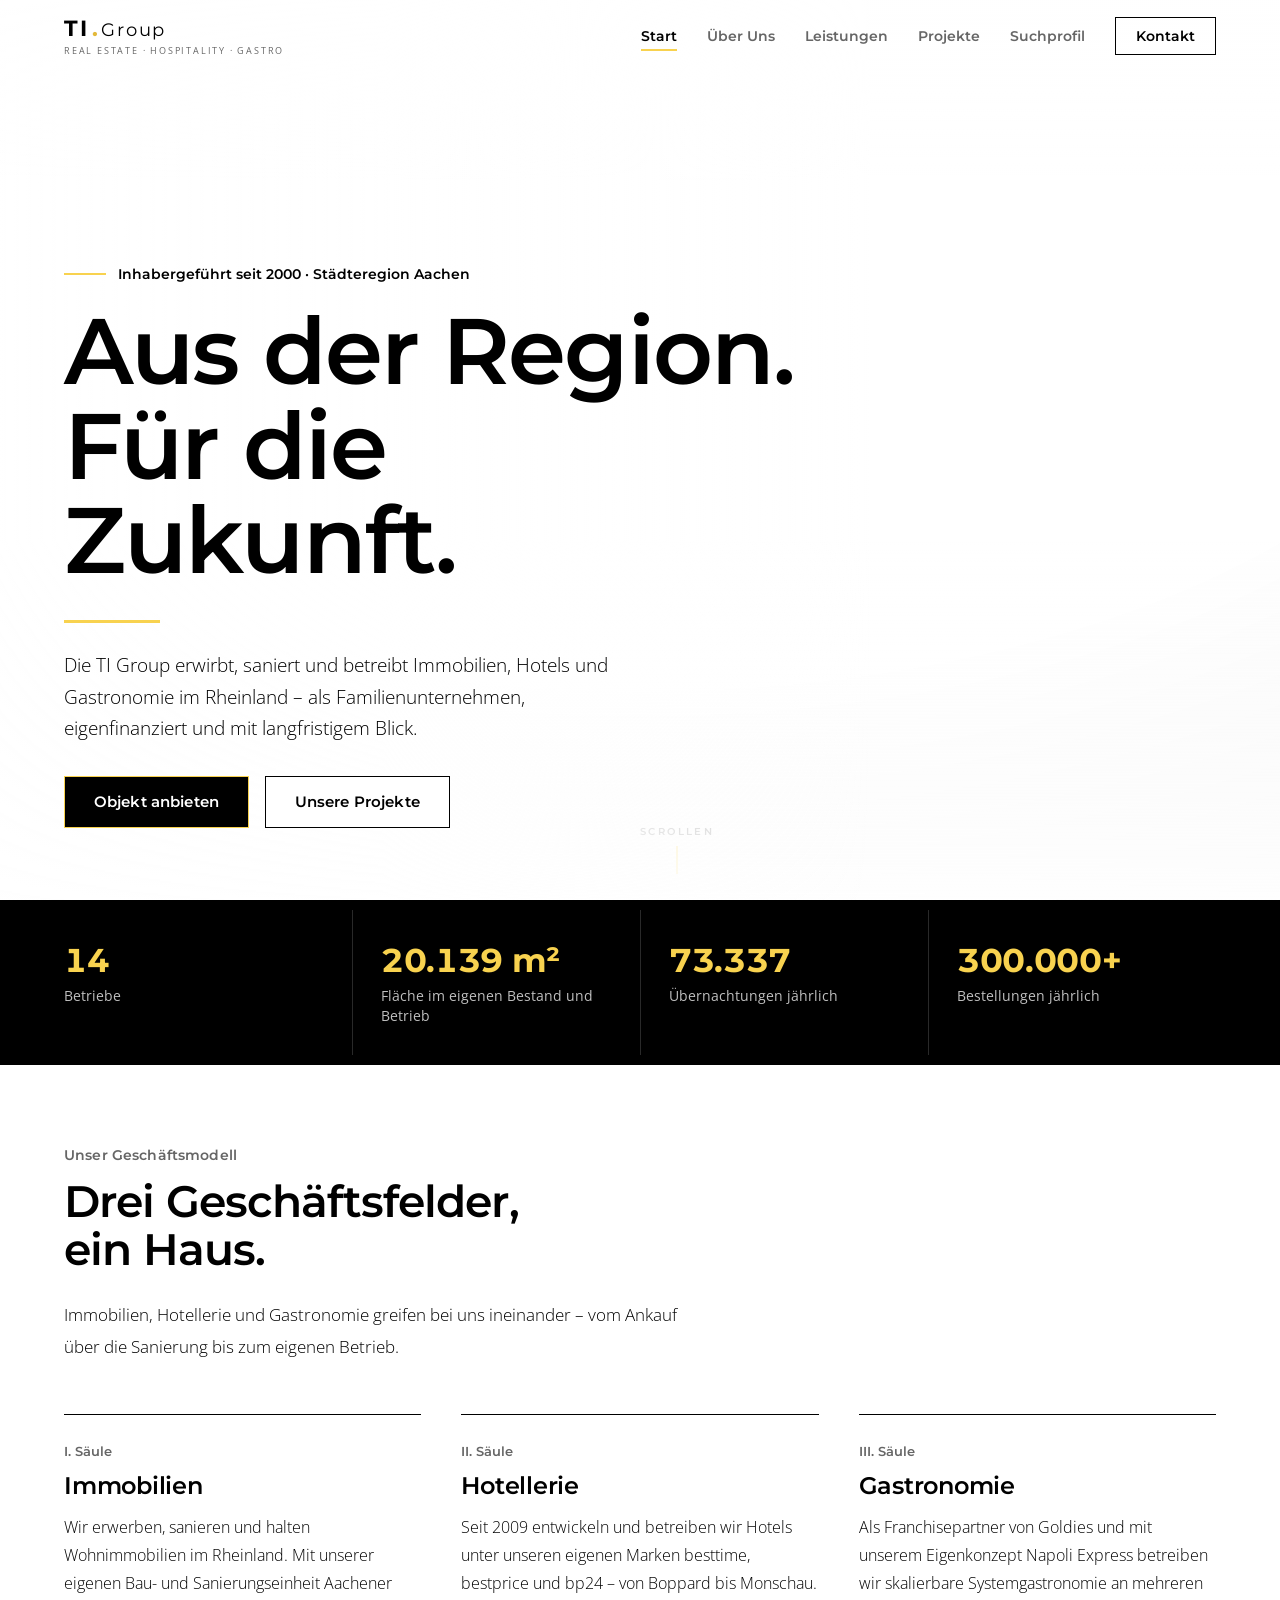
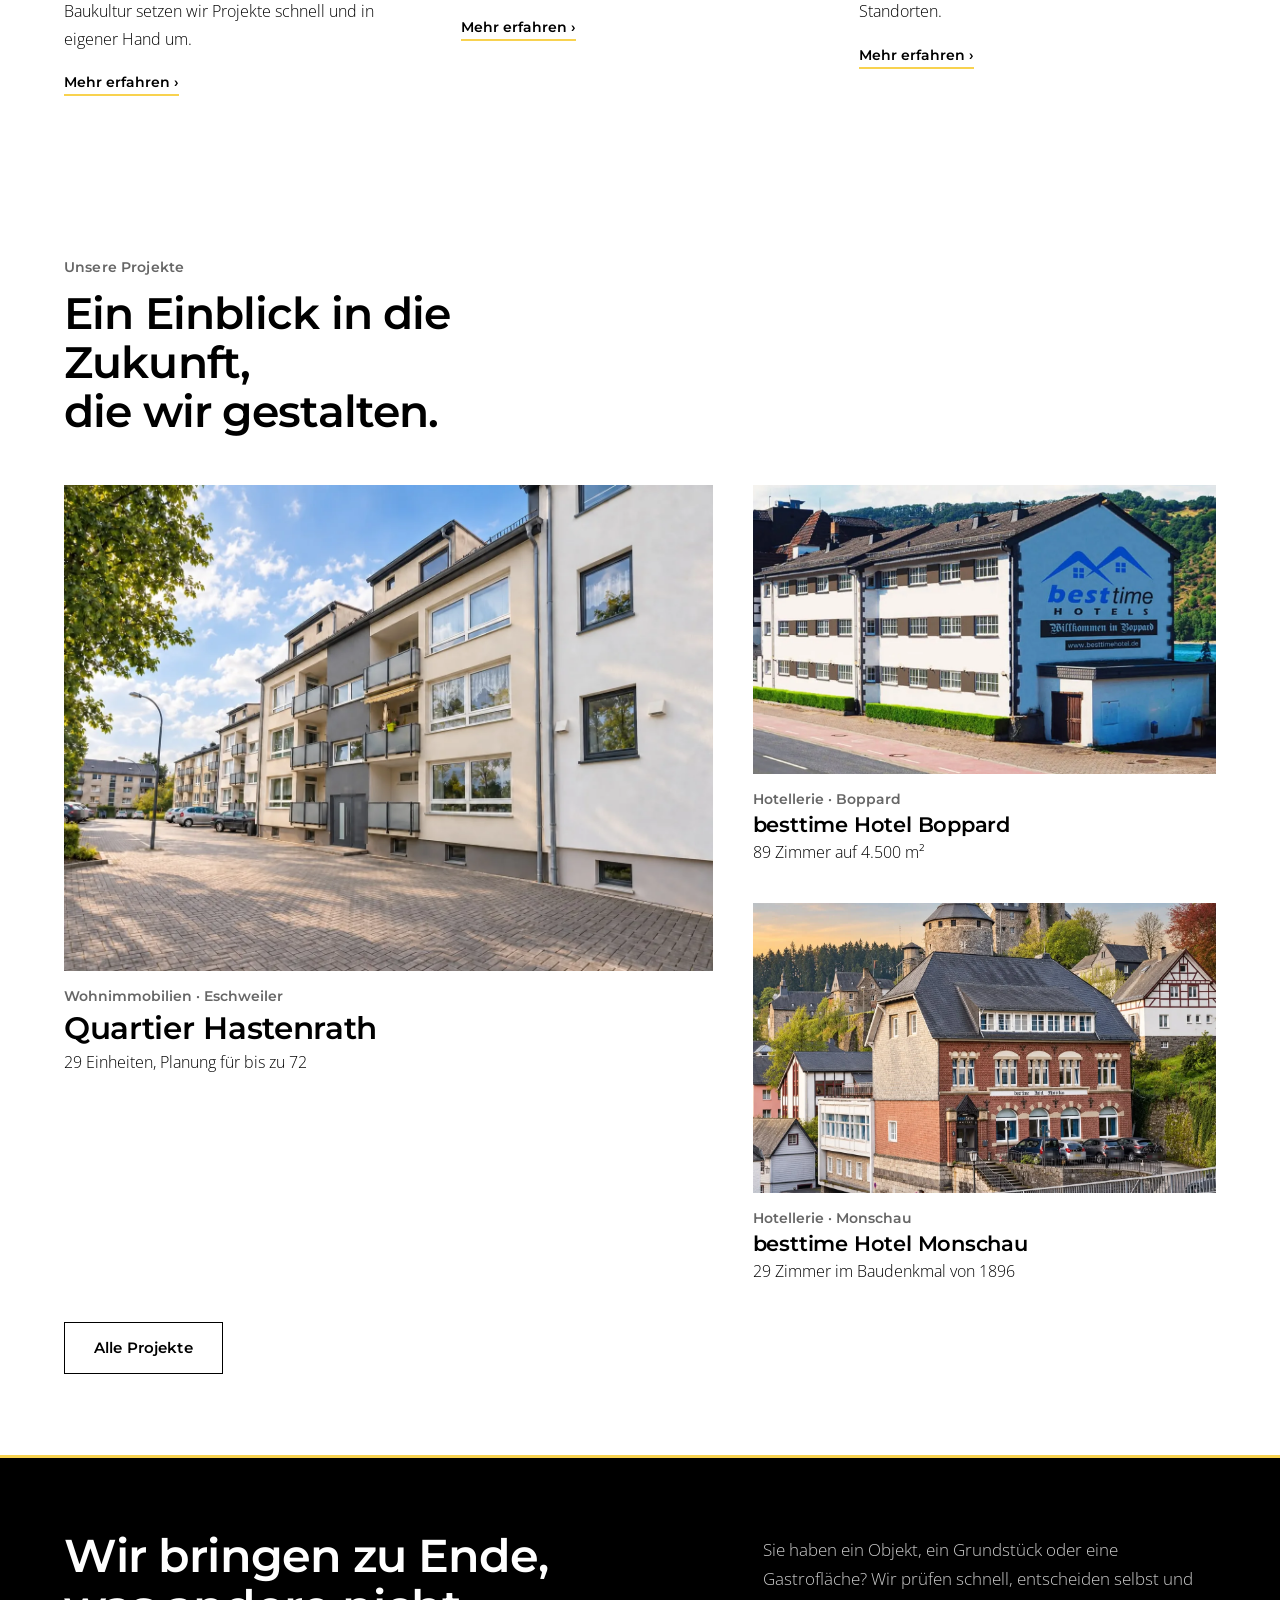
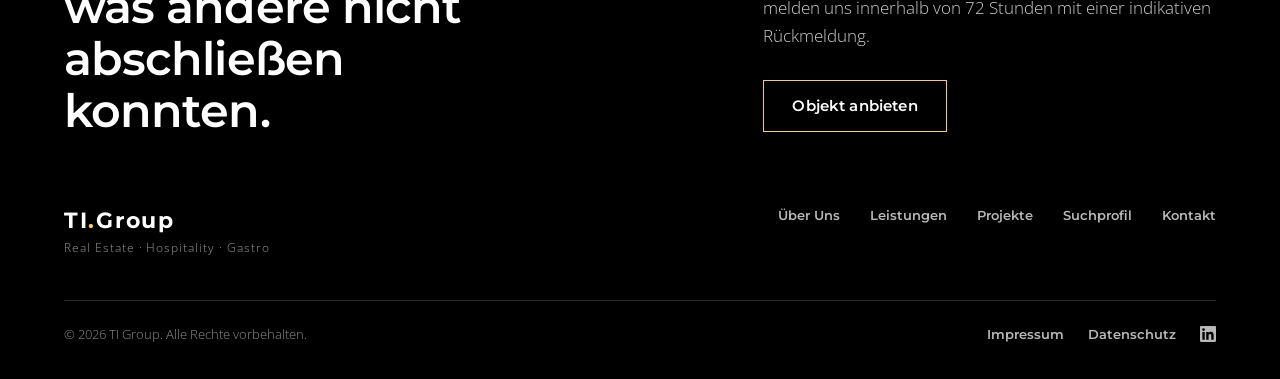
<file: index.html>
<!DOCTYPE html>
<html lang="de">
<head>
<meta charset="UTF-8" />
<meta name="viewport" content="width=device-width, initial-scale=1" />
<title>TI Group – Immobilien, Hotellerie und Gastronomie im Rheinland</title>
<meta name="description" content="Die TI Group erwirbt, saniert und betreibt Immobilien, Hotels und Gastronomie im Rheinland – inhabergeführt seit 2000 und eigenfinanziert." />
<meta name="theme-color" content="#FFFFFF" />
<link rel="icon" href="favicon.svg" type="image/svg+xml" />
<link rel="icon" href="favicon-32.png" type="image/png" sizes="32x32" />
<link rel="apple-touch-icon" href="apple-touch-icon.png" />
<link rel="preload" href="assets/fonts/montserrat-latin.woff2" as="font" type="font/woff2" crossorigin />
<link rel="preload" href="assets/fonts/open-sans-latin.woff2" as="font" type="font/woff2" crossorigin />
<link rel="stylesheet" href="assets/fonts.css" />
<link rel="stylesheet" href="assets/vendor/maplibre-gl/maplibre-gl.css" />
<link rel="stylesheet" href="assets/styles.css" />
</head>
<body>
  <div id="map"></div>


  <!-- HEADER -->
  <header id="header">
    <a class="logo-wrap" href="index.html" aria-label="TI Group Startseite">
      <div class="logo-row"><span class="logo-ti">TI</span><span class="logo-dot">.</span><span class="logo-group">Group</span></div>
      <div class="logo-tag">Real Estate · Hospitality · Gastro</div>
    </a>
    <nav class="nav-desktop" aria-label="Hauptnavigation">
      <a class="nav-btn active" href="index.html">Start</a>
      <a class="nav-btn" href="ueber-uns.html">Über Uns</a>
      <a class="nav-btn" href="leistungen.html">Leistungen</a>
      <a class="nav-btn" href="projekte.html">Projekte</a>
      <a class="nav-btn" href="suchprofil.html">Suchprofil</a>
      <a class="nav-btn nav-cta" href="kontakt.html">Kontakt</a>
    </nav>
    <button class="burger" aria-label="Menü öffnen" aria-expanded="false"><span></span><span></span><span></span></button>
  </header>
  <div class="mobile-menu" id="mobileMenu">
    <a href="index.html">Start</a>
    <a href="ueber-uns.html">Über Uns</a>
    <a href="leistungen.html">Leistungen</a>
    <a href="projekte.html">Projekte</a>
    <a href="suchprofil.html">Suchprofil</a>
    <a href="kontakt.html">Kontakt</a>
  </div>

  <!-- HERO (interactive 3D map of Aachen) -->
  <section class="hero" id="willkommen">
    <div class="hero-vignette"></div>
    <div class="hero-scrim"></div>
    <div class="hero-inner">
      <span class="hero-eyebrow">Inhabergeführt seit 2000 · Städteregion Aachen</span>
      <h1><span class="line">Aus der Region.</span><span class="line gold">Für die Zukunft.</span></h1>
      <p>Die TI Group erwirbt, saniert und betreibt Immobilien, Hotels und Gastronomie im Rheinland – als Familienunternehmen, eigenfinanziert und mit langfristigem Blick.</p>
      <div class="cta-row">
        <a class="btn btn-primary" href="suchprofil.html">Objekt anbieten</a>
        <a class="btn btn-ghost" href="projekte.html">Unsere Projekte</a>
      </div>
    </div>
    <div class="hero-meta">
      <div><b>14</b> Betriebe</div>
      <div><b>20.139&nbsp;m²</b> Bestand und Betrieb</div>
      <div>Seit <b>2000</b></div>
    </div>
    <div class="scroll-hint">Scrollen</div>
  </section>

  <main>
    <!-- KENNZAHLEN -->
    <section class="stats-band">
      <div class="wrap">
        <div class="stats-grid stats-4">
          <div class="stat-item lg"><div class="stat-value">14</div><div class="stat-label">Betriebe</div></div>
          <div class="stat-item lg"><div class="stat-value">20.139 m²</div><div class="stat-label">Fläche im eigenen Bestand und Betrieb</div></div>
          <div class="stat-item lg"><div class="stat-value">73.337</div><div class="stat-label">Übernachtungen jährlich</div></div>
          <div class="stat-item lg"><div class="stat-value">300.000+</div><div class="stat-label">Bestellungen jährlich</div></div>
        </div>
      </div>
    </section>

    <!-- PILLARS -->
    <section class="sec-light pad">
      <div class="wrap">
        <div class="reveal" style="max-width:640px"><div class="label">Unser Geschäftsmodell</div>
        <h2 class="heading">Drei Geschäftsfelder,<br>ein Haus.</h2>
        <p class="text">Immobilien, Hotellerie und Gastronomie greifen bei uns ineinander – vom Ankauf über die Sanierung bis zum eigenen Betrieb.</p></div>
        <div class="grid-3">
          <a class="pillar reveal" href="leistungen.html#immobilien"><div class="pillar-num">I</div><div class="pillar-roman">I. Säule</div><h3 class="pillar-title">Immobilien</h3><p class="pillar-text">Wir erwerben, sanieren und halten Wohnimmobilien im Rheinland. Mit unserer eigenen Bau- und Sanierungseinheit Aachener Baukultur setzen wir Projekte schnell und in eigener Hand um.</p><span class="pillar-link">Mehr erfahren ›</span></a>
          <a class="pillar reveal d1" href="leistungen.html#hotellerie"><div class="pillar-num">II</div><div class="pillar-roman">II. Säule</div><h3 class="pillar-title">Hotellerie</h3><p class="pillar-text">Seit 2009 entwickeln und betreiben wir Hotels unter unseren eigenen Marken besttime, bestprice und bp24 – von Boppard bis Monschau.</p><span class="pillar-link">Mehr erfahren ›</span></a>
          <a class="pillar reveal d2" href="leistungen.html#gastronomie"><div class="pillar-num">III</div><div class="pillar-roman">III. Säule</div><h3 class="pillar-title">Gastronomie</h3><p class="pillar-text">Als Franchisepartner von Goldies und mit unserem Eigenkonzept Napoli Express betreiben wir skalierbare Systemgastronomie an mehreren Standorten.</p><span class="pillar-link">Mehr erfahren ›</span></a>
        </div>
      </div>
    </section>

    <!-- PROJECTS PREVIEW -->
    <section class="sec-light pad">
      <div class="wrap">
        <div class="reveal"><div class="label">Unsere Projekte</div>
        <h2 class="heading">Ein Einblick in die Zukunft,<br>die wir gestalten.</h2></div>
        <div class="pv-grid">
          <a class="pv-card pv-card--lg reveal" href="projekte.html">
            <span class="pv-img"><img src="assets/projekte/quartier-hastenrath.webp" width="1365" height="1024" loading="lazy" decoding="async" alt="Quartier Hastenrath in Eschweiler nach der Sanierung: helle Fassaden mit Balkonen und neuer Stellplatzhof"></span>
            <span class="pv-meta"><span class="pv-cat">Wohnimmobilien · Eschweiler</span><span class="pv-title">Quartier Hastenrath</span><span class="pv-facts">29 Einheiten, Planung für bis zu 72</span></span>
          </a>
          <a class="pv-card reveal d1" href="projekte.html">
            <span class="pv-img"><img src="assets/projekte/besttime-boppard.webp" width="1365" height="1024" loading="lazy" decoding="async" alt="besttime Hotel in Boppard: langgestrecktes weißes Hotelgebäude direkt am Rhein"></span>
            <span class="pv-meta"><span class="pv-cat">Hotellerie · Boppard</span><span class="pv-title">besttime Hotel Boppard</span><span class="pv-facts">89 Zimmer auf 4.500 m²</span></span>
          </a>
          <a class="pv-card reveal d2" href="projekte.html">
            <span class="pv-img"><img src="assets/projekte/besttime-monschau.webp" width="1365" height="1024" loading="lazy" decoding="async" alt="besttime Hotel in Monschau: denkmalgeschütztes Backsteingebäude unterhalb der Burg"></span>
            <span class="pv-meta"><span class="pv-cat">Hotellerie · Monschau</span><span class="pv-title">besttime Hotel Monschau</span><span class="pv-facts">29 Zimmer im Baudenkmal von 1896</span></span>
          </a>
        </div>
        <div class="reveal d2" style="margin-top:40px"><a class="btn btn-ghost" href="projekte.html">Alle Projekte</a></div>
      </div>
    </section>

    <!-- CTA BAND -->
    <section class="cta-band pad">
      <div class="wrap">
        <h2 class="reveal">Wir bringen zu Ende, was andere nicht abschließen konnten.</h2>
        <p class="reveal d1">Sie haben ein Objekt, ein Grundstück oder eine Gastrofläche? Wir prüfen schnell, entscheiden selbst und melden uns innerhalb von 72 Stunden mit einer indikativen Rückmeldung.</p>
        <div class="reveal d2"><a class="btn btn-primary" href="suchprofil.html">Objekt anbieten</a></div>
      </div>
    </section>
  </main>

  <!-- FOOTER -->
  <footer>
    <div class="wrap">
      <div class="footer-top">
        <div>
          <div class="footer-logo">TI<span>.</span>Group</div>
          <div class="footer-tag">Real Estate · Hospitality · Gastro</div>
        </div>
        <div class="footer-links">
          <a class="footer-link" href="ueber-uns.html">Über Uns</a>
          <a class="footer-link" href="leistungen.html">Leistungen</a>
          <a class="footer-link" href="projekte.html">Projekte</a>
          <a class="footer-link" href="suchprofil.html">Suchprofil</a>
          <a class="footer-link" href="kontakt.html">Kontakt</a>
        </div>
      </div>
      <div class="footer-bottom">
        <div class="footer-copy">© <span id="year">2026</span> TI Group. Alle Rechte vorbehalten.</div>
        <div style="display:flex;gap:24px">
          <a class="footer-link" href="impressum.html">Impressum</a>
          <a class="footer-link" href="datenschutz.html">Datenschutz</a>
          <a class="footer-link footer-social" href="https://www.linkedin.com/in/sufiyantahir/" target="_blank" rel="noopener" aria-label="Sufiyan Tahir auf LinkedIn"><svg width="16" height="16" viewBox="0 0 24 24" fill="currentColor" aria-hidden="true"><path d="M20.447 20.452h-3.554v-5.569c0-1.328-.027-3.037-1.852-3.037-1.853 0-2.136 1.445-2.136 2.939v5.667H9.351V9h3.414v1.561h.046c.477-.9 1.637-1.85 3.37-1.85 3.601 0 4.267 2.37 4.267 5.455v6.286zM5.337 7.433a2.064 2.064 0 1 1 0-4.128 2.064 2.064 0 0 1 0 4.128zM7.119 20.452H3.555V9h3.564v11.452zM22.225 0H1.771C.792 0 0 .774 0 1.729v20.542C0 23.227.792 24 1.771 24h20.451C23.2 24 24 23.227 24 22.271V1.729C24 .774 23.2 0 22.222 0h.003z"/></svg></a>
        </div>
      </div>
    </div>
  </footer>


  <script src="assets/main.js"></script>

  <!-- Interactive 3D map of Aachen (MapLibre GL + OpenFreeMap, no API key) -->
  <script src="assets/vendor/maplibre-gl/maplibre-gl.js"></script>
  <script>
  (function () {
    var reduced = window.matchMedia('(prefers-reduced-motion: reduce)').matches;
    // Kein Ladebildschirm: Text und Buttons sind sofort sichtbar, die Karte blendet sich ein, sobald sie bereit ist.
    var mapEl = document.getElementById('map');
    function showMap() { if (mapEl) mapEl.classList.add('ready'); }
    function hideLoader() {}
    var safety = 0;

    if (!window.maplibregl) { hideLoader(); return; }

    var AACHEN = [6.0839, 50.7753];

    // „Weißes Architekturmodell“: Graustufen (CI), Gebäudekanten, seitliches Licht, Bodentextur.
    // Gleiche Datenquelle wie bisher (OpenFreeMap / OpenStreetMap) – kein weiterer Drittanbieter.
    var MAJOR = ['motorway', 'trunk', 'primary'];
    var MID = ['secondary', 'tertiary'];
    var ROADS = ['motorway', 'trunk', 'primary', 'secondary', 'tertiary', 'minor', 'service'];
    function roadWidth(base) {
      return ['interpolate', ['exponential', 1.6], ['zoom'],
        12, ['match', ['get', 'class'], MAJOR, 1.2 * base, MID, 0.8 * base, 0.35 * base],
        17, ['match', ['get', 'class'], MAJOR, 16 * base, MID, 12 * base, 7 * base]];
    }
    var style = {
      version: 8,
      name: 'TI Architekturmodell',
      light: { anchor: 'viewport', color: '#FFFFFF', intensity: 0.42, position: [1.3, 205, 38] },
      sources: {
        omt: { type: 'vector', url: 'https://tiles.openfreemap.org/planet', attribution: '© OpenStreetMap-Mitwirkende' }
      },
      layers: [
        { id: 'bg', type: 'background', paint: { 'background-color': '#F3F3F3' } },
        { id: 'landuse-wohnen', type: 'fill', source: 'omt', 'source-layer': 'landuse',
          filter: ['in', ['get', 'class'], ['literal', ['residential', 'suburb', 'neighbourhood']]],
          paint: { 'fill-color': '#EDEDED' } },
        { id: 'landuse-gewerbe', type: 'fill', source: 'omt', 'source-layer': 'landuse',
          filter: ['in', ['get', 'class'], ['literal', ['commercial', 'industrial', 'retail']]],
          paint: { 'fill-color': '#E9E9E9' } },
        { id: 'landcover-wald', type: 'fill', source: 'omt', 'source-layer': 'landcover',
          filter: ['==', ['get', 'class'], 'wood'], paint: { 'fill-color': '#DDDDDD' } },
        { id: 'landcover-gruen', type: 'fill', source: 'omt', 'source-layer': 'landcover',
          filter: ['in', ['get', 'class'], ['literal', ['grass', 'farmland', 'wetland']]], paint: { 'fill-color': '#E6E6E6' } },
        { id: 'park', type: 'fill', source: 'omt', 'source-layer': 'park', paint: { 'fill-color': '#E3E3E3' } },
        { id: 'water', type: 'fill', source: 'omt', 'source-layer': 'water', paint: { 'fill-color': '#D2D2D2' } },
        { id: 'waterway', type: 'line', source: 'omt', 'source-layer': 'waterway', paint: { 'line-color': '#D2D2D2', 'line-width': 1.2 } },
        { id: 'wege', type: 'line', source: 'omt', 'source-layer': 'transportation', minzoom: 15,
          filter: ['in', ['get', 'class'], ['literal', ['path', 'track']]],
          paint: { 'line-color': '#D0D0D0', 'line-width': 0.8, 'line-dasharray': [2, 2] } },
        { id: 'strassen-rand', type: 'line', source: 'omt', 'source-layer': 'transportation',
          filter: ['in', ['get', 'class'], ['literal', ROADS]],
          layout: { 'line-cap': 'round', 'line-join': 'round' },
          paint: { 'line-color': '#D6D6D6', 'line-width': roadWidth(1.25) } },
        { id: 'strassen', type: 'line', source: 'omt', 'source-layer': 'transportation',
          filter: ['in', ['get', 'class'], ['literal', ROADS]],
          layout: { 'line-cap': 'round', 'line-join': 'round' },
          paint: { 'line-color': '#FFFFFF', 'line-width': roadWidth(1) } },
        { id: 'bahn', type: 'line', source: 'omt', 'source-layer': 'transportation',
          filter: ['in', ['get', 'class'], ['literal', ['rail', 'transit']]],
          paint: { 'line-color': '#B5B5B5', 'line-width': ['interpolate', ['linear'], ['zoom'], 13, 0.6, 17, 1.6], 'line-dasharray': [3, 2] } },
        // Grundrisse am Boden mit feiner Kante – die Modell-Häuser stehen darauf
        { id: 'gebaeude-grundriss', type: 'fill', source: 'omt', 'source-layer': 'building', minzoom: 13,
          paint: { 'fill-color': '#FFFFFF' } },
        { id: 'gebaeude-kante', type: 'line', source: 'omt', 'source-layer': 'building', minzoom: 14,
          paint: { 'line-color': '#BEBEBE', 'line-width': ['interpolate', ['linear'], ['zoom'], 14, 0.3, 17, 1.1] } },
        { id: 'gebaeude', type: 'fill-extrusion', source: 'omt', 'source-layer': 'building', minzoom: 13,
          paint: {
            'fill-extrusion-color': ['interpolate', ['linear'], ['get', 'render_height'], 0, '#FFFFFF', 40, '#F4F4F4', 90, '#EBEBEB'],
            'fill-extrusion-height': ['interpolate', ['linear'], ['zoom'], 13, 0, 14, ['get', 'render_height']],
            'fill-extrusion-base': ['get', 'render_min_height'],
            'fill-extrusion-opacity': 1,
            'fill-extrusion-vertical-gradient': true
          } }
      ]
    };

    var map;
    try {
      map = new maplibregl.Map({
        container: 'map',
        style: style,
        center: AACHEN,
        zoom: 14.3,
        pitch: 20,
        bearing: 8,
        maxPitch: 70,
        attributionControl: false,
        cooperativeGestures: true,    // one finger scrolls the page; two fingers move the map
        dragRotate: true,
        antialias: true,
        locale: {
          'CooperativeGesturesHandler.WindowsHelpText': 'Strg + Scrollen zum Zoomen',
          'CooperativeGesturesHandler.MacHelpText': '⌘ + Scrollen zum Zoomen',
          'CooperativeGesturesHandler.MobileHelpText': 'Mit zwei Fingern bewegen'
        }
      });
    } catch (e) {
      clearTimeout(safety); hideLoader(); return;
    }

    // Bildmitte in den freien Bereich legen: Desktop rechte Hälfte, Handy obere Hälfte (Text liegt links bzw. unten)
    function camPad() {
      return window.innerWidth > 900
        ? { top: 0, right: 0, bottom: 0, left: Math.round(window.innerWidth * 0.46) }
        : { top: 0, right: 0, left: 0, bottom: Math.round(window.innerHeight * 0.48) };
    }
    map.setPadding(camPad());
    window.addEventListener('resize', function () { map.setPadding(camPad()); });

    map.addControl(new maplibregl.NavigationControl({ showCompass: false }), 'bottom-left');
    map.addControl(new maplibregl.AttributionControl({ compact: true }), 'bottom-left');

    // gentle auto-rotation that pauses on interaction / when scrolled away
    var heroVisible = true, paused = false, resumeT;
    var heroEl = document.querySelector('.hero');
    if (heroEl && 'IntersectionObserver' in window) {
      new IntersectionObserver(function (es) { heroVisible = es[0].isIntersecting; }, { threshold: 0 }).observe(heroEl);
    }
    function pause() { paused = true; clearTimeout(resumeT); resumeT = setTimeout(function () { paused = false; }, 4000); }
    ['mousedown', 'touchstart', 'wheel', 'dragstart', 'zoomstart'].forEach(function (ev) { map.on(ev, pause); });
    var spinning = false;
    function spin() {
      requestAnimationFrame(spin);
      if (reduced || !heroVisible || paused || !map) return;
      map.setBearing(map.getBearing() + 0.045);
    }
    function startSpin() { if (!spinning) { spinning = true; spin(); } }

    // Ein einziger Goldakzent: der Aachener Dom als Orientierungspunkt
    var DOM = [6.08389, 50.77472];
    var domEl = document.createElement('div');
    domEl.className = 'dom-marker';
    domEl.setAttribute('aria-hidden', 'true');
    domEl.innerHTML = '<span class="dom-ring"></span><span class="dom-dot"></span><span class="dom-label">Aachener Dom</span>';
    new maplibregl.Marker({ element: domEl, anchor: 'center' }).setLngLat(DOM).addTo(map);

    map.on('load', function () {
      showMap();
      if (!reduced) {
        map.easeTo({ center: AACHEN, zoom: 15.6, pitch: 60, bearing: -28, duration: 4500, essential: true, padding: camPad(),
          easing: function (t) { return 1 - Math.pow(1 - t, 3); } });
        setTimeout(startSpin, 4600);
      } else {
        map.jumpTo({ zoom: 15.6, pitch: 60, bearing: -28, padding: camPad() });
      }
    });
    map.on('error', function (e) { if (e && e.error) console.warn('Karte:', e.error.message); });
  })();
  </script>
</body>
</html>
</file>
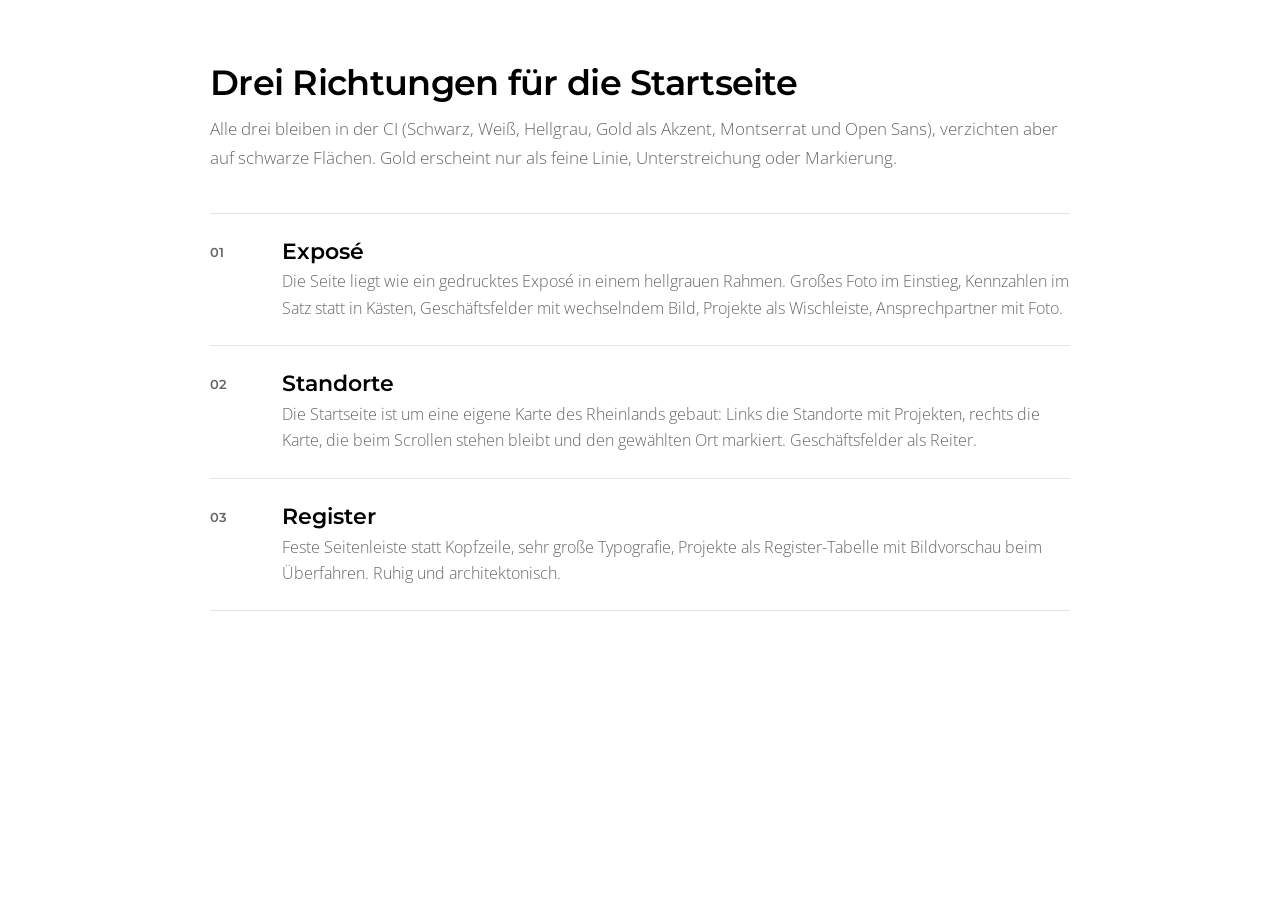
<file: entwurf/index.html>
<!DOCTYPE html>
<html lang="de">
<head>
<meta charset="UTF-8" />
<meta name="viewport" content="width=device-width, initial-scale=1" />
<title>Entwürfe Startseite – TI Group</title>
<meta name="robots" content="noindex" />
<link rel="icon" href="../favicon.svg" type="image/svg+xml" />
<link rel="stylesheet" href="../assets/fonts.css" />
<style>
  body { margin: 0; background: #fff; color: #000; font: 300 17px/1.7 'Open Sans', Arial, sans-serif; }
  main { max-width: 860px; margin: 0 auto; padding: 64px 20px; }
  h1 { font: 600 2.2rem/1.1 'Montserrat', Arial, sans-serif; letter-spacing: -0.02em; margin: 0 0 12px; }
  p.intro { color: #666; margin: 0 0 40px; }
  a.d { display: grid; grid-template-columns: 56px 1fr; gap: 4px 16px; padding: 24px 0; border-top: 1px solid #E5E5E5; color: inherit; text-decoration: none; }
  a.d:last-of-type { border-bottom: 1px solid #E5E5E5; }
  a.d b { font: 600 13px 'Montserrat', Arial, sans-serif; color: #666; padding-top: 6px; }
  a.d h2 { font: 600 1.4rem/1.2 'Montserrat', Arial, sans-serif; margin: 0; }
  a.d p { grid-column: 2; margin: 0; color: #666; font-size: 15.5px; }
  a.d:hover h2 { text-decoration: underline; text-decoration-color: #F8D24F; text-decoration-thickness: 2px; text-underline-offset: 5px; }
</style>
</head>
<body>
<main>
  <h1>Drei Richtungen für die Startseite</h1>
  <p class="intro">Alle drei bleiben in der CI (Schwarz, Weiß, Hellgrau, Gold als Akzent, Montserrat und Open Sans), verzichten aber auf schwarze Flächen. Gold erscheint nur als feine Linie, Unterstreichung oder Markierung.</p>
  <a class="d" href="entwurf-1-expose.html"><b>01</b><h2>Exposé</h2><p>Die Seite liegt wie ein gedrucktes Exposé in einem hellgrauen Rahmen. Großes Foto im Einstieg, Kennzahlen im Satz statt in Kästen, Geschäftsfelder mit wechselndem Bild, Projekte als Wischleiste, Ansprechpartner mit Foto.</p></a>
  <a class="d" href="entwurf-2-standorte.html"><b>02</b><h2>Standorte</h2><p>Die Startseite ist um eine eigene Karte des Rheinlands gebaut: Links die Standorte mit Projekten, rechts die Karte, die beim Scrollen stehen bleibt und den gewählten Ort markiert. Geschäftsfelder als Reiter.</p></a>
  <a class="d" href="entwurf-3-register.html"><b>03</b><h2>Register</h2><p>Feste Seitenleiste statt Kopfzeile, sehr große Typografie, Projekte als Register-Tabelle mit Bildvorschau beim Überfahren. Ruhig und architektonisch.</p></a>
</main>
</body>
</html>
</file>
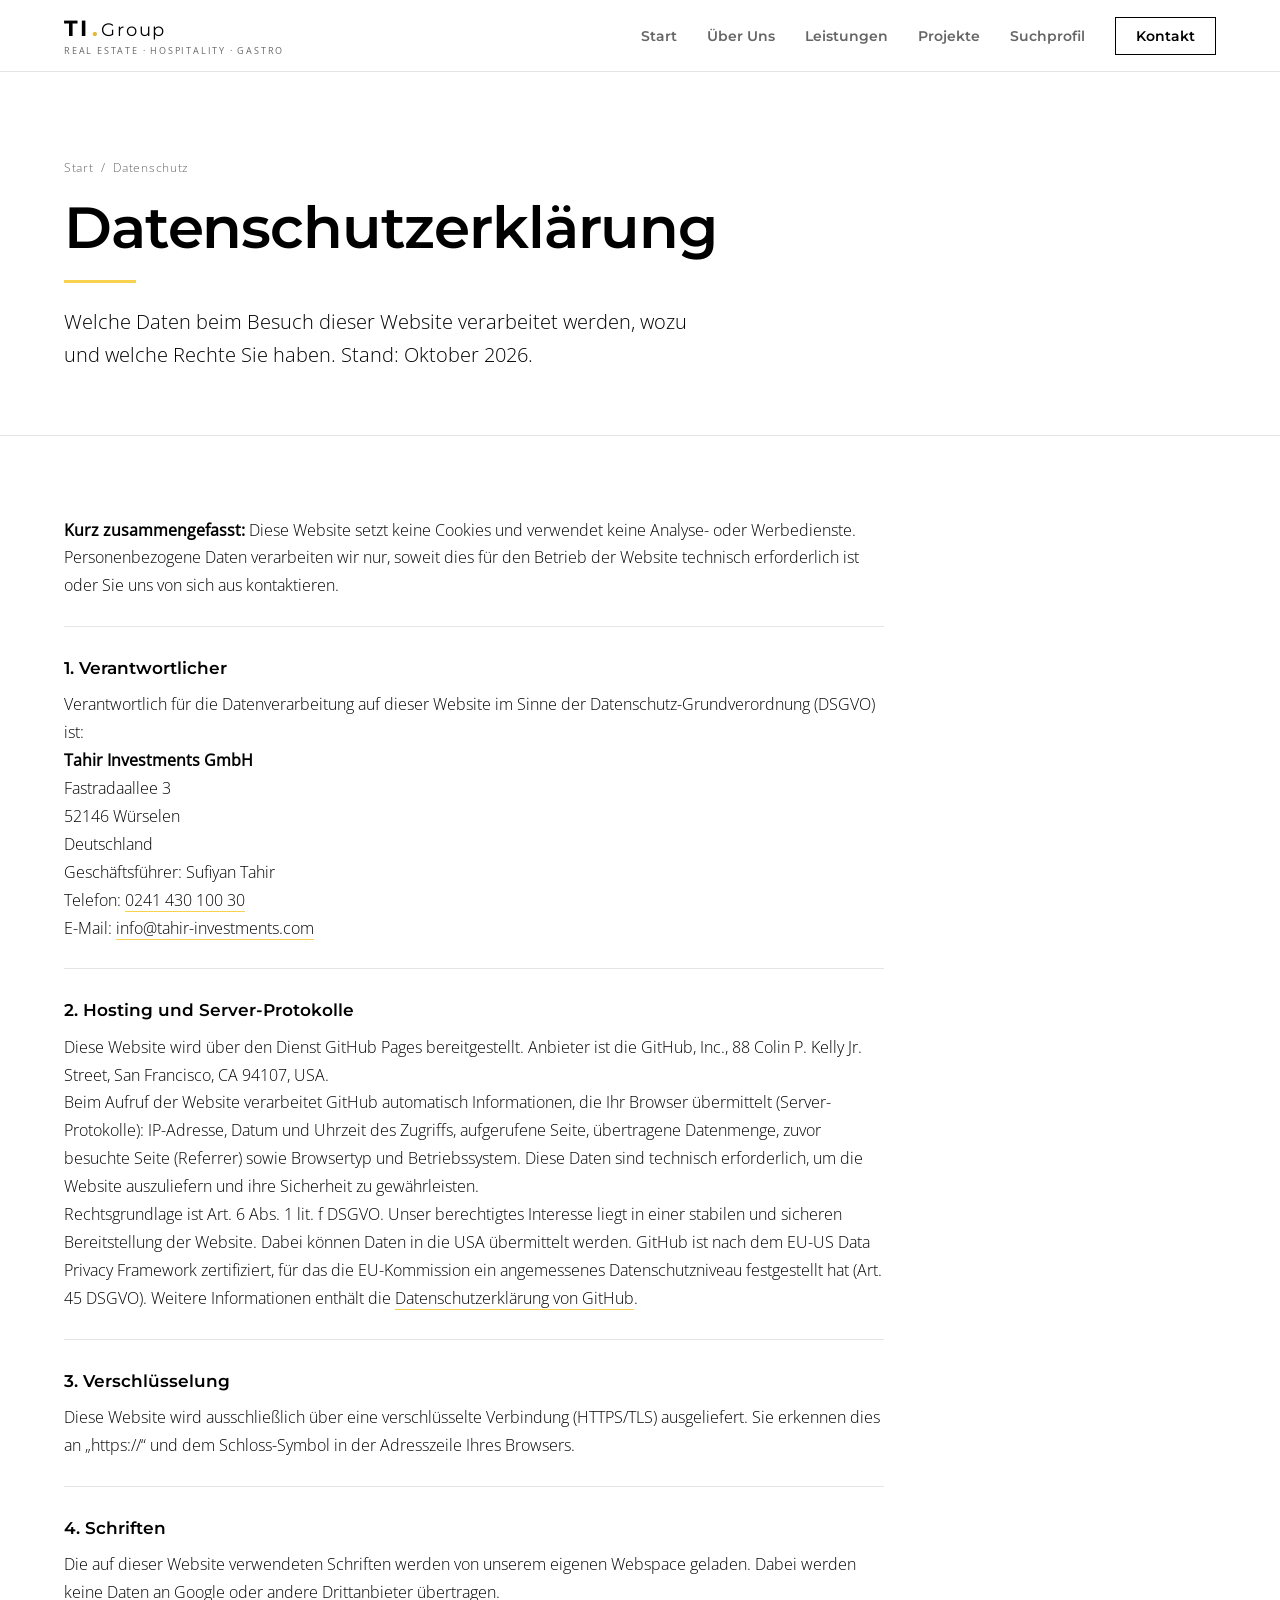
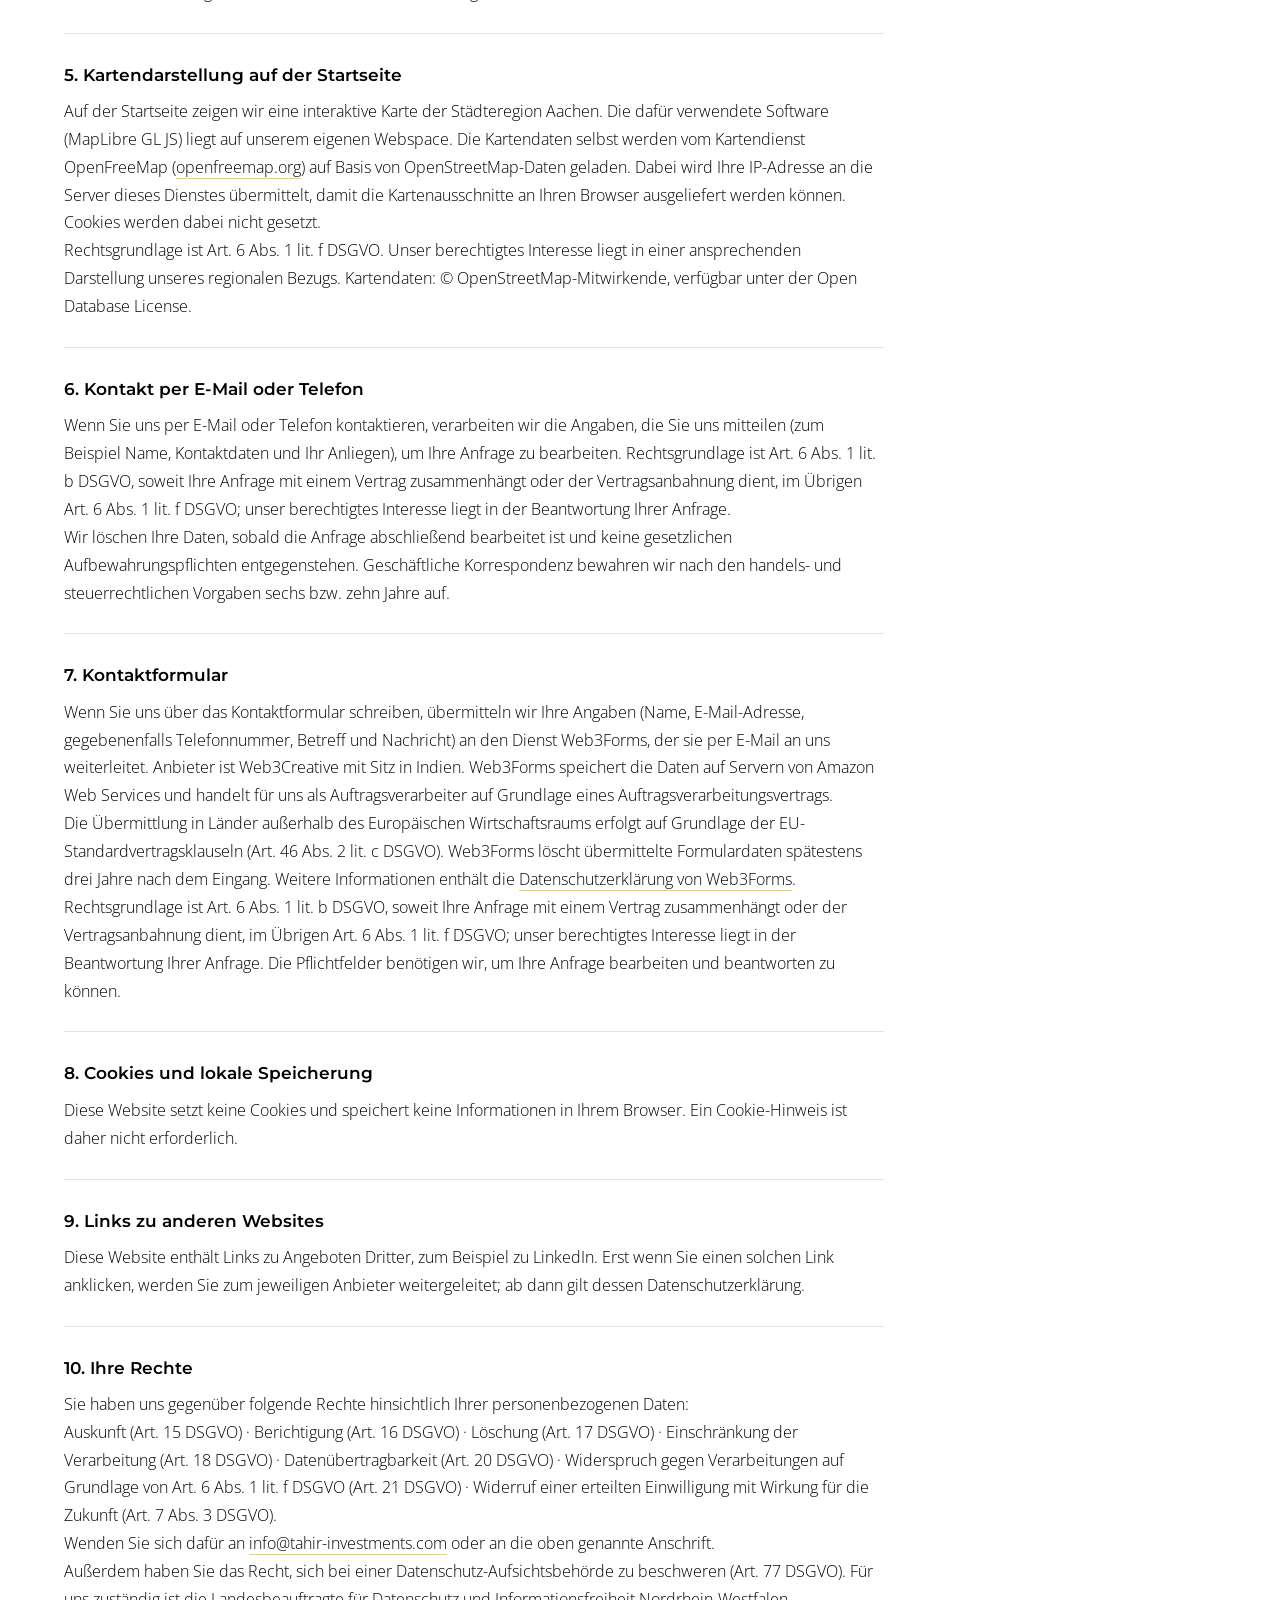
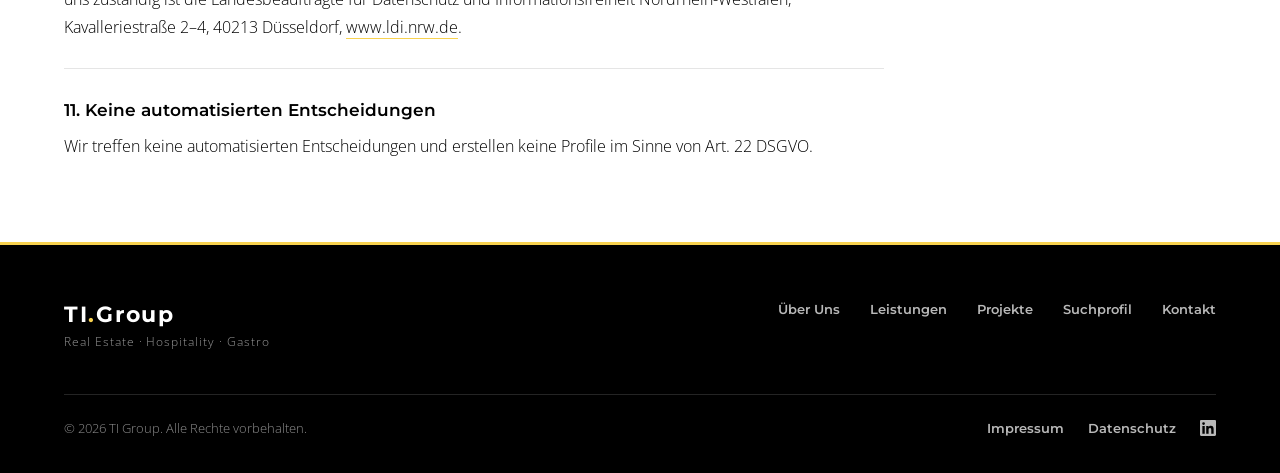
<file: datenschutz.html>
<!DOCTYPE html>
<html lang="de">
<head>
<meta charset="UTF-8" />
<meta name="viewport" content="width=device-width, initial-scale=1" />
<title>Datenschutz – TI Group</title>
<meta name="description" content="Datenschutzerklärung der TI Group: keine Cookies, kein Tracking, Hosting bei GitHub, Kontaktformular über Web3Forms." />
<meta name="theme-color" content="#FFFFFF" />
<link rel="icon" href="favicon.svg" type="image/svg+xml" />
<link rel="icon" href="favicon-32.png" type="image/png" sizes="32x32" />
<link rel="apple-touch-icon" href="apple-touch-icon.png" />
<meta name="robots" content="noindex" />
<link rel="preload" href="assets/fonts/montserrat-latin.woff2" as="font" type="font/woff2" crossorigin />
<link rel="preload" href="assets/fonts/open-sans-latin.woff2" as="font" type="font/woff2" crossorigin />
<link rel="stylesheet" href="assets/fonts.css" />
<link rel="stylesheet" href="assets/styles.css" />
</head>
<body>
  <header id="header">
    <a class="logo-wrap" href="index.html" aria-label="TI Group Startseite">
      <div class="logo-row"><span class="logo-ti">TI</span><span class="logo-dot">.</span><span class="logo-group">Group</span></div>
      <div class="logo-tag">Real Estate · Hospitality · Gastro</div>
    </a>
    <nav class="nav-desktop" aria-label="Hauptnavigation">
      <a class="nav-btn" href="index.html">Start</a>
      <a class="nav-btn" href="ueber-uns.html">Über Uns</a>
      <a class="nav-btn" href="leistungen.html">Leistungen</a>
      <a class="nav-btn" href="projekte.html">Projekte</a>
      <a class="nav-btn" href="suchprofil.html">Suchprofil</a>
      <a class="nav-btn nav-cta" href="kontakt.html">Kontakt</a>
    </nav>
    <button class="burger" aria-label="Menü öffnen" aria-expanded="false"><span></span><span></span><span></span></button>
  </header>
  <div class="mobile-menu" id="mobileMenu">
    <a href="index.html">Start</a><a href="ueber-uns.html">Über Uns</a><a href="leistungen.html">Leistungen</a><a href="projekte.html">Projekte</a><a href="suchprofil.html">Suchprofil</a><a href="kontakt.html">Kontakt</a>
  </div>

  <section class="page-hero">
    <div class="crumb"><a href="index.html">Start</a> &nbsp;/&nbsp; Datenschutz</div>
    <h1>Datenschutz&shy;erklärung</h1>
    <p class="lead">Welche Daten beim Besuch dieser Website verarbeitet werden, wozu und welche Rechte Sie haben. Stand: Oktober 2026.</p>
  </section>

  <main>
    <section class="sec-light pad">
      <div class="wrap">
        <div class="legal-block reveal" style="border-top:none;margin-top:0;padding-top:0"><p><strong>Kurz zusammengefasst:</strong> Diese Website setzt keine Cookies und verwendet keine Analyse- oder Werbedienste. Personenbezogene Daten verarbeiten wir nur, soweit dies für den Betrieb der Website technisch erforderlich ist oder Sie uns von sich aus kontaktieren.</p></div>
        <div class="legal-block reveal"><h3 class="legal-h3">1. Verantwortlicher</h3><p>Verantwortlich für die Datenverarbeitung auf dieser Website im Sinne der Datenschutz-Grundverordnung (DSGVO) ist:</p><p><strong>Tahir Investments GmbH</strong><br>Fastradaallee 3<br>52146 Würselen<br>Deutschland<br>Geschäftsführer: Sufiyan Tahir<br>Telefon: <a href="tel:+4924143010030">0241 430 100 30</a><br>E-Mail: <a class="js-mail" data-mail="info">info [at] tahir-investments [dot] com</a></p></div>
        <div class="legal-block reveal"><h3 class="legal-h3">2. Hosting und Server-Protokolle</h3><p>Diese Website wird über den Dienst GitHub Pages bereitgestellt. Anbieter ist die GitHub, Inc., 88 Colin P. Kelly Jr. Street, San Francisco, CA 94107, USA.</p><p>Beim Aufruf der Website verarbeitet GitHub automatisch Informationen, die Ihr Browser übermittelt (Server-Protokolle): IP-Adresse, Datum und Uhrzeit des Zugriffs, aufgerufene Seite, übertragene Datenmenge, zuvor besuchte Seite (Referrer) sowie Browsertyp und Betriebssystem. Diese Daten sind technisch erforderlich, um die Website auszuliefern und ihre Sicherheit zu gewährleisten.</p><p>Rechtsgrundlage ist Art. 6 Abs. 1 lit. f DSGVO. Unser berechtigtes Interesse liegt in einer stabilen und sicheren Bereitstellung der Website. Dabei können Daten in die USA übermittelt werden. GitHub ist nach dem EU-US Data Privacy Framework zertifiziert, für das die EU-Kommission ein angemessenes Datenschutzniveau festgestellt hat (Art. 45 DSGVO). Weitere Informationen enthält die <a href="https://docs.github.com/de/site-policy/privacy-policies/github-general-privacy-statement" rel="noopener" target="_blank">Datenschutzerklärung von GitHub</a>.</p></div>
        <div class="legal-block reveal"><h3 class="legal-h3">3. Verschlüsselung</h3><p>Diese Website wird ausschließlich über eine verschlüsselte Verbindung (HTTPS/TLS) ausgeliefert. Sie erkennen dies an „https://“ und dem Schloss-Symbol in der Adresszeile Ihres Browsers.</p></div>
        <div class="legal-block reveal"><h3 class="legal-h3">4. Schriften</h3><p>Die auf dieser Website verwendeten Schriften werden von unserem eigenen Webspace geladen. Dabei werden keine Daten an Google oder andere Drittanbieter übertragen.</p></div>
        <div class="legal-block reveal"><h3 class="legal-h3">5. Kartendarstellung auf der Startseite</h3><p>Auf der Startseite zeigen wir eine interaktive Karte der Städteregion Aachen. Die dafür verwendete Software (MapLibre GL JS) liegt auf unserem eigenen Webspace. Die Kartendaten selbst werden vom Kartendienst OpenFreeMap (<a href="https://openfreemap.org" rel="noopener" target="_blank">openfreemap.org</a>) auf Basis von OpenStreetMap-Daten geladen. Dabei wird Ihre IP-Adresse an die Server dieses Dienstes übermittelt, damit die Kartenausschnitte an Ihren Browser ausgeliefert werden können. Cookies werden dabei nicht gesetzt.</p><p>Rechtsgrundlage ist Art. 6 Abs. 1 lit. f DSGVO. Unser berechtigtes Interesse liegt in einer ansprechenden Darstellung unseres regionalen Bezugs. Kartendaten: © OpenStreetMap-Mitwirkende, verfügbar unter der Open Database License.</p></div>
        <div class="legal-block reveal"><h3 class="legal-h3">6. Kontakt per E-Mail oder Telefon</h3><p>Wenn Sie uns per E-Mail oder Telefon kontaktieren, verarbeiten wir die Angaben, die Sie uns mitteilen (zum Beispiel Name, Kontaktdaten und Ihr Anliegen), um Ihre Anfrage zu bearbeiten. Rechtsgrundlage ist Art. 6 Abs. 1 lit. b DSGVO, soweit Ihre Anfrage mit einem Vertrag zusammenhängt oder der Vertragsanbahnung dient, im Übrigen Art. 6 Abs. 1 lit. f DSGVO; unser berechtigtes Interesse liegt in der Beantwortung Ihrer Anfrage.</p><p>Wir löschen Ihre Daten, sobald die Anfrage abschließend bearbeitet ist und keine gesetzlichen Aufbewahrungspflichten entgegenstehen. Geschäftliche Korrespondenz bewahren wir nach den handels- und steuerrechtlichen Vorgaben sechs bzw. zehn Jahre auf.</p></div>
        <div class="legal-block reveal" id="kontaktformular"><h3 class="legal-h3">7. Kontaktformular</h3><p>Wenn Sie uns über das Kontaktformular schreiben, übermitteln wir Ihre Angaben (Name, E-Mail-Adresse, gegebenenfalls Telefonnummer, Betreff und Nachricht) an den Dienst Web3Forms, der sie per E-Mail an uns weiterleitet. Anbieter ist Web3Creative mit Sitz in Indien. Web3Forms speichert die Daten auf Servern von Amazon Web Services und handelt für uns als Auftragsverarbeiter auf Grundlage eines Auftragsverarbeitungsvertrags.</p><p>Die Übermittlung in Länder außerhalb des Europäischen Wirtschaftsraums erfolgt auf Grundlage der EU-Standardvertragsklauseln (Art. 46 Abs. 2 lit. c DSGVO). Web3Forms löscht übermittelte Formulardaten spätestens drei Jahre nach dem Eingang. Weitere Informationen enthält die <a href="https://web3forms.com/privacy" rel="noopener" target="_blank">Datenschutzerklärung von Web3Forms</a>.</p><p>Rechtsgrundlage ist Art. 6 Abs. 1 lit. b DSGVO, soweit Ihre Anfrage mit einem Vertrag zusammenhängt oder der Vertragsanbahnung dient, im Übrigen Art. 6 Abs. 1 lit. f DSGVO; unser berechtigtes Interesse liegt in der Beantwortung Ihrer Anfrage. Die Pflichtfelder benötigen wir, um Ihre Anfrage bearbeiten und beantworten zu können.</p></div>
        <div class="legal-block reveal"><h3 class="legal-h3">8. Cookies und lokale Speicherung</h3><p>Diese Website setzt keine Cookies und speichert keine Informationen in Ihrem Browser. Ein Cookie-Hinweis ist daher nicht erforderlich.</p></div>
        <div class="legal-block reveal"><h3 class="legal-h3">9. Links zu anderen Websites</h3><p>Diese Website enthält Links zu Angeboten Dritter, zum Beispiel zu LinkedIn. Erst wenn Sie einen solchen Link anklicken, werden Sie zum jeweiligen Anbieter weitergeleitet; ab dann gilt dessen Datenschutzerklärung.</p></div>
        <div class="legal-block reveal"><h3 class="legal-h3">10. Ihre Rechte</h3><p>Sie haben uns gegenüber folgende Rechte hinsichtlich Ihrer personenbezogenen Daten:</p><p>Auskunft (Art. 15 DSGVO) · Berichtigung (Art. 16 DSGVO) · Löschung (Art. 17 DSGVO) · Einschränkung der Verarbeitung (Art. 18 DSGVO) · Datenübertragbarkeit (Art. 20 DSGVO) · Widerspruch gegen Verarbeitungen auf Grundlage von Art. 6 Abs. 1 lit. f DSGVO (Art. 21 DSGVO) · Widerruf einer erteilten Einwilligung mit Wirkung für die Zukunft (Art. 7 Abs. 3 DSGVO).</p><p>Wenden Sie sich dafür an <a class="js-mail" data-mail="info">info [at] tahir-investments [dot] com</a> oder an die oben genannte Anschrift.</p><p>Außerdem haben Sie das Recht, sich bei einer Datenschutz-Aufsichtsbehörde zu beschweren (Art. 77 DSGVO). Für uns zuständig ist die Landesbeauftragte für Datenschutz und Informationsfreiheit Nordrhein-Westfalen, Kavalleriestraße 2–4, 40213 Düsseldorf, <a href="https://www.ldi.nrw.de" rel="noopener" target="_blank">www.ldi.nrw.de</a>.</p></div>
        <div class="legal-block reveal"><h3 class="legal-h3">11. Keine automatisierten Entscheidungen</h3><p>Wir treffen keine automatisierten Entscheidungen und erstellen keine Profile im Sinne von Art. 22 DSGVO.</p></div>
      </div>
    </section>
  </main>

  <footer>
    <div class="wrap">
      <div class="footer-top">
        <div><div class="footer-logo">TI<span>.</span>Group</div><div class="footer-tag">Real Estate · Hospitality · Gastro</div></div>
        <div class="footer-links"><a class="footer-link" href="ueber-uns.html">Über Uns</a><a class="footer-link" href="leistungen.html">Leistungen</a><a class="footer-link" href="projekte.html">Projekte</a><a class="footer-link" href="suchprofil.html">Suchprofil</a><a class="footer-link" href="kontakt.html">Kontakt</a></div>
      </div>
      <div class="footer-bottom">
        <div class="footer-copy">© <span id="year">2026</span> TI Group. Alle Rechte vorbehalten.</div>
        <div style="display:flex;gap:24px"><a class="footer-link" href="impressum.html">Impressum</a><a class="footer-link" href="datenschutz.html">Datenschutz</a><a class="footer-link footer-social" href="https://www.linkedin.com/in/sufiyantahir/" target="_blank" rel="noopener" aria-label="Sufiyan Tahir auf LinkedIn"><svg width="16" height="16" viewBox="0 0 24 24" fill="currentColor" aria-hidden="true"><path d="M20.447 20.452h-3.554v-5.569c0-1.328-.027-3.037-1.852-3.037-1.853 0-2.136 1.445-2.136 2.939v5.667H9.351V9h3.414v1.561h.046c.477-.9 1.637-1.85 3.37-1.85 3.601 0 4.267 2.37 4.267 5.455v6.286zM5.337 7.433a2.064 2.064 0 1 1 0-4.128 2.064 2.064 0 0 1 0 4.128zM7.119 20.452H3.555V9h3.564v11.452zM22.225 0H1.771C.792 0 0 .774 0 1.729v20.542C0 23.227.792 24 1.771 24h20.451C23.2 24 24 23.227 24 22.271V1.729C24 .774 23.2 0 22.222 0h.003z"/></svg></a></div>
      </div>
    </div>
  </footer>


  <script src="assets/main.js"></script>
</body>
</html>
</file>
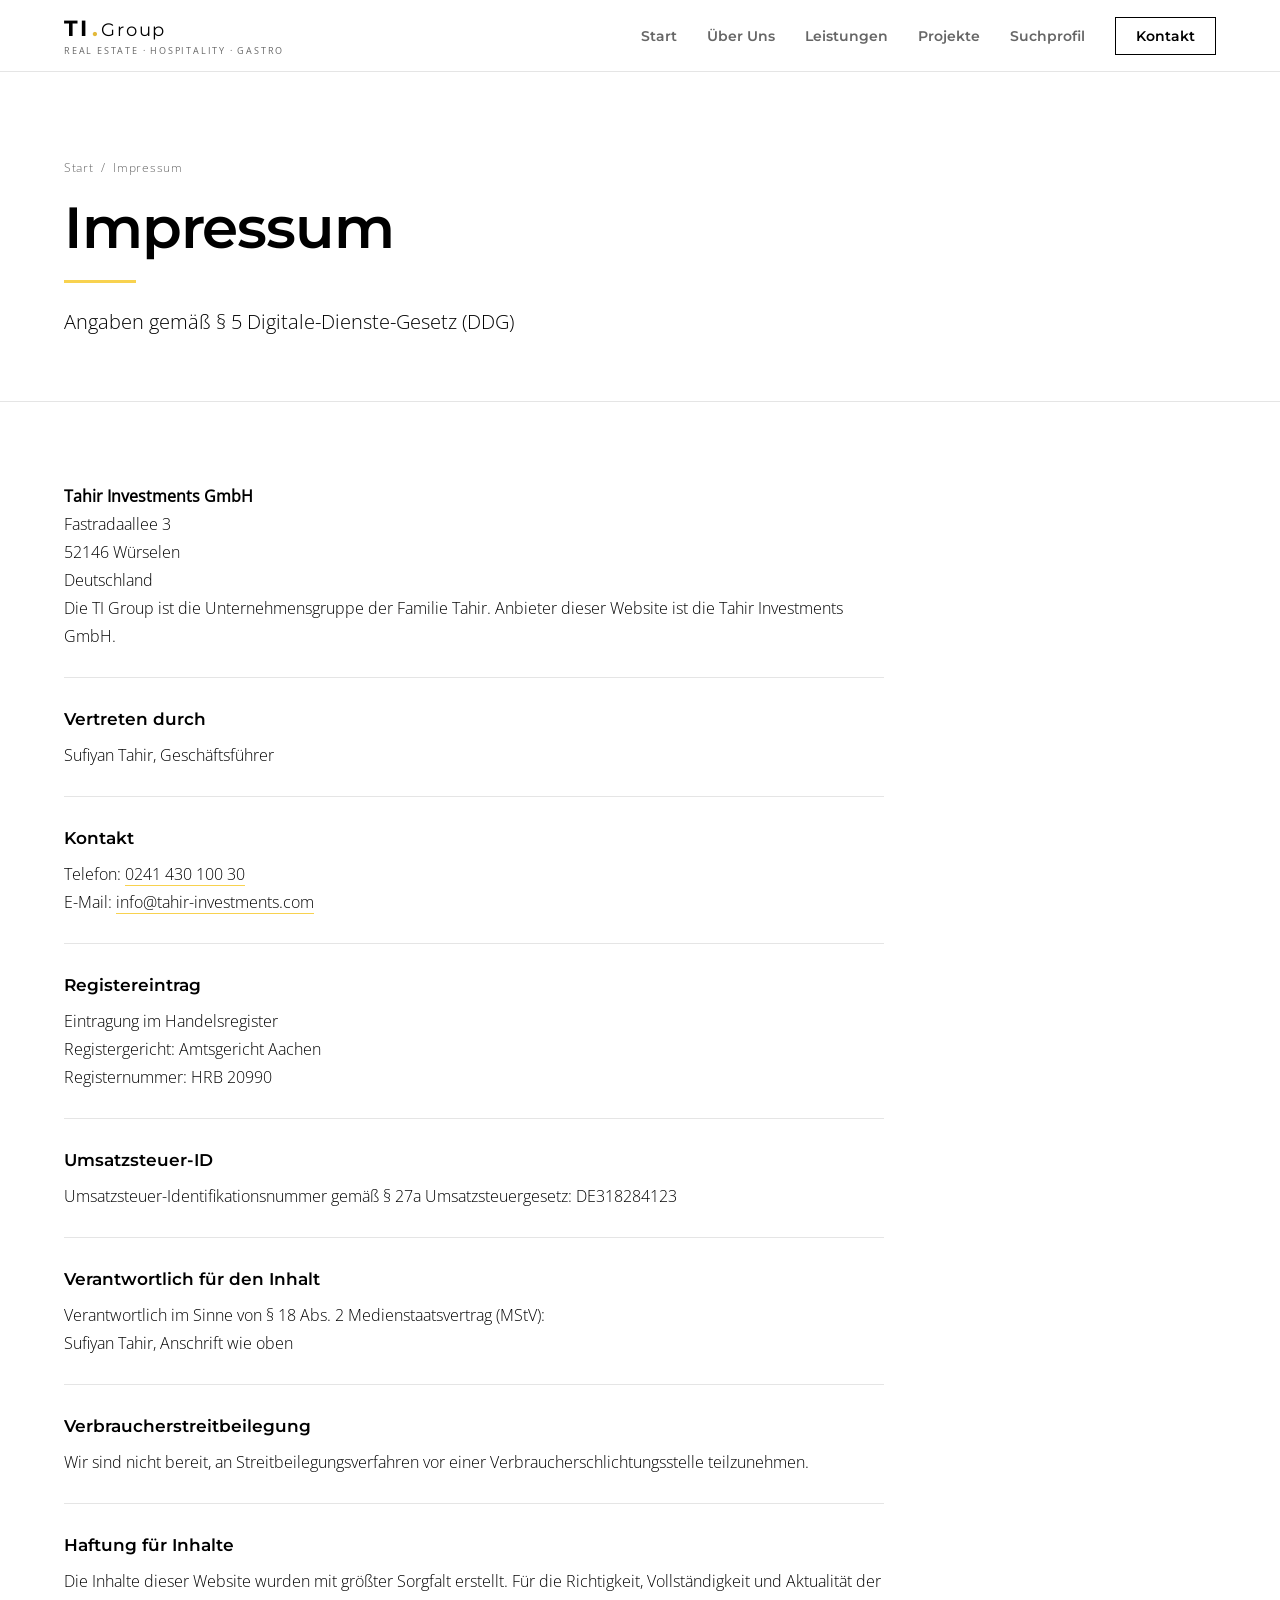
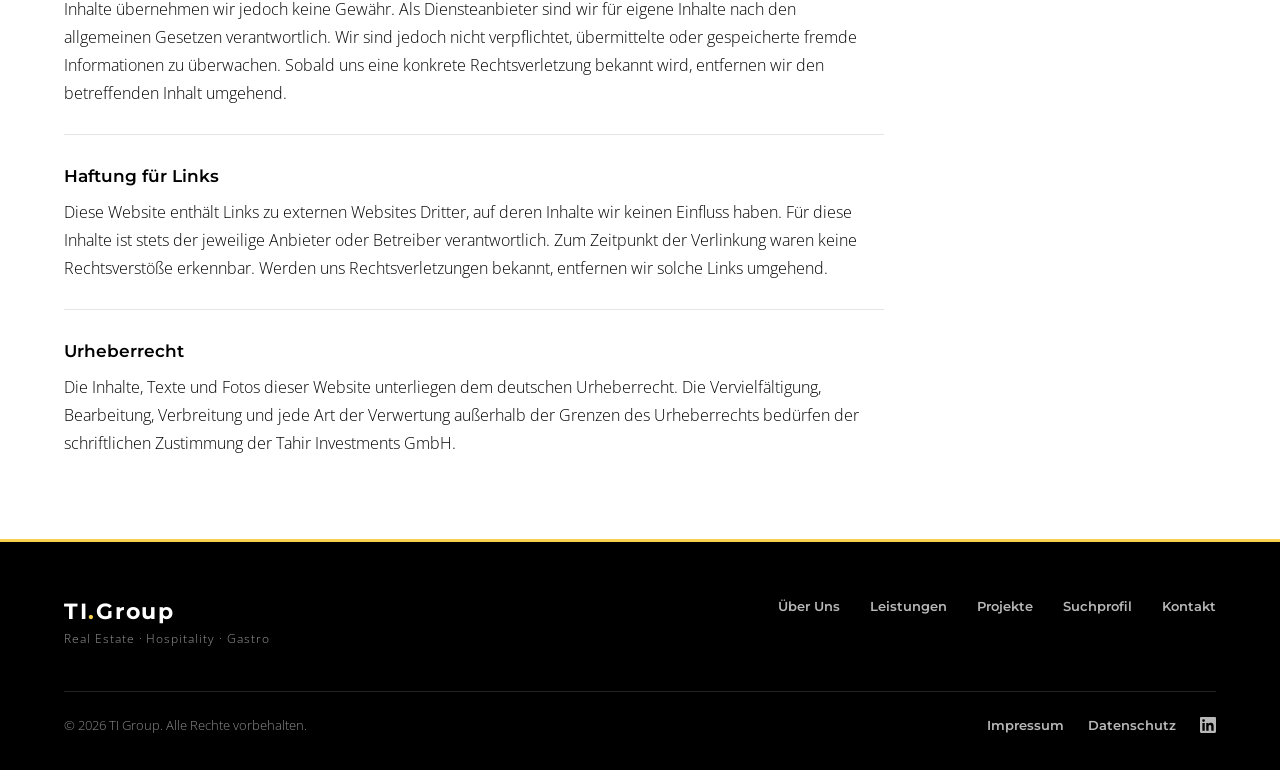
<file: impressum.html>
<!DOCTYPE html>
<html lang="de">
<head>
<meta charset="UTF-8" />
<meta name="viewport" content="width=device-width, initial-scale=1" />
<title>Impressum – TI Group</title>
<meta name="description" content="Impressum der Tahir Investments GmbH, Anbieterin der Website der TI Group." />
<meta name="theme-color" content="#FFFFFF" />
<link rel="icon" href="favicon.svg" type="image/svg+xml" />
<link rel="icon" href="favicon-32.png" type="image/png" sizes="32x32" />
<link rel="apple-touch-icon" href="apple-touch-icon.png" />
<meta name="robots" content="noindex" />
<link rel="preload" href="assets/fonts/montserrat-latin.woff2" as="font" type="font/woff2" crossorigin />
<link rel="preload" href="assets/fonts/open-sans-latin.woff2" as="font" type="font/woff2" crossorigin />
<link rel="stylesheet" href="assets/fonts.css" />
<link rel="stylesheet" href="assets/styles.css" />
</head>
<body>
  <header id="header">
    <a class="logo-wrap" href="index.html" aria-label="TI Group Startseite">
      <div class="logo-row"><span class="logo-ti">TI</span><span class="logo-dot">.</span><span class="logo-group">Group</span></div>
      <div class="logo-tag">Real Estate · Hospitality · Gastro</div>
    </a>
    <nav class="nav-desktop" aria-label="Hauptnavigation">
      <a class="nav-btn" href="index.html">Start</a>
      <a class="nav-btn" href="ueber-uns.html">Über Uns</a>
      <a class="nav-btn" href="leistungen.html">Leistungen</a>
      <a class="nav-btn" href="projekte.html">Projekte</a>
      <a class="nav-btn" href="suchprofil.html">Suchprofil</a>
      <a class="nav-btn nav-cta" href="kontakt.html">Kontakt</a>
    </nav>
    <button class="burger" aria-label="Menü öffnen" aria-expanded="false"><span></span><span></span><span></span></button>
  </header>
  <div class="mobile-menu" id="mobileMenu">
    <a href="index.html">Start</a><a href="ueber-uns.html">Über Uns</a><a href="leistungen.html">Leistungen</a><a href="projekte.html">Projekte</a><a href="suchprofil.html">Suchprofil</a><a href="kontakt.html">Kontakt</a>
  </div>

  <section class="page-hero">
    <div class="crumb"><a href="index.html">Start</a> &nbsp;/&nbsp; Impressum</div>
    <h1>Impressum</h1>
    <p class="lead">Angaben gemäß § 5 Digitale-Dienste-Gesetz (DDG)</p>
  </section>

  <main>
    <section class="sec-light pad">
      <div class="wrap">
        <div class="legal-block reveal" style="border-top:none;margin-top:0;padding-top:0"><p><strong>Tahir Investments GmbH</strong><br>Fastradaallee 3<br>52146 Würselen<br>Deutschland</p><p>Die TI Group ist die Unternehmensgruppe der Familie Tahir. Anbieter dieser Website ist die Tahir Investments GmbH.</p></div>
        <div class="legal-block reveal"><h3 class="legal-h3">Vertreten durch</h3><p>Sufiyan Tahir, Geschäftsführer</p></div>
        <div class="legal-block reveal"><h3 class="legal-h3">Kontakt</h3><p>Telefon: <a href="tel:+4924143010030">0241 430 100 30</a><br>E-Mail: <a class="js-mail" data-mail="info">info [at] tahir-investments [dot] com</a></p></div>
        <div class="legal-block reveal"><h3 class="legal-h3">Registereintrag</h3><p>Eintragung im Handelsregister<br>Registergericht: Amtsgericht Aachen<br>Registernummer: HRB 20990</p></div>
        <div class="legal-block reveal"><h3 class="legal-h3">Umsatzsteuer-ID</h3><p>Umsatzsteuer-Identifikationsnummer gemäß § 27a Umsatzsteuergesetz: DE318284123</p></div>
        <div class="legal-block reveal"><h3 class="legal-h3">Verantwortlich für den Inhalt</h3><p>Verantwortlich im Sinne von § 18 Abs. 2 Medienstaatsvertrag (MStV):<br>Sufiyan Tahir, Anschrift wie oben</p></div>
        <div class="legal-block reveal"><h3 class="legal-h3">Verbraucherstreitbeilegung</h3><p>Wir sind nicht bereit, an Streitbeilegungsverfahren vor einer Verbraucherschlichtungsstelle teilzunehmen.</p></div>
        <div class="legal-block reveal"><h3 class="legal-h3">Haftung für Inhalte</h3><p>Die Inhalte dieser Website wurden mit größter Sorgfalt erstellt. Für die Richtigkeit, Vollständigkeit und Aktualität der Inhalte übernehmen wir jedoch keine Gewähr. Als Diensteanbieter sind wir für eigene Inhalte nach den allgemeinen Gesetzen verantwortlich. Wir sind jedoch nicht verpflichtet, übermittelte oder gespeicherte fremde Informationen zu überwachen. Sobald uns eine konkrete Rechtsverletzung bekannt wird, entfernen wir den betreffenden Inhalt umgehend.</p></div>
        <div class="legal-block reveal"><h3 class="legal-h3">Haftung für Links</h3><p>Diese Website enthält Links zu externen Websites Dritter, auf deren Inhalte wir keinen Einfluss haben. Für diese Inhalte ist stets der jeweilige Anbieter oder Betreiber verantwortlich. Zum Zeitpunkt der Verlinkung waren keine Rechtsverstöße erkennbar. Werden uns Rechtsverletzungen bekannt, entfernen wir solche Links umgehend.</p></div>
        <div class="legal-block reveal"><h3 class="legal-h3">Urheberrecht</h3><p>Die Inhalte, Texte und Fotos dieser Website unterliegen dem deutschen Urheberrecht. Die Vervielfältigung, Bearbeitung, Verbreitung und jede Art der Verwertung außerhalb der Grenzen des Urheberrechts bedürfen der schriftlichen Zustimmung der Tahir Investments GmbH.</p></div>
      </div>
    </section>
  </main>

  <footer>
    <div class="wrap">
      <div class="footer-top">
        <div><div class="footer-logo">TI<span>.</span>Group</div><div class="footer-tag">Real Estate · Hospitality · Gastro</div></div>
        <div class="footer-links"><a class="footer-link" href="ueber-uns.html">Über Uns</a><a class="footer-link" href="leistungen.html">Leistungen</a><a class="footer-link" href="projekte.html">Projekte</a><a class="footer-link" href="suchprofil.html">Suchprofil</a><a class="footer-link" href="kontakt.html">Kontakt</a></div>
      </div>
      <div class="footer-bottom">
        <div class="footer-copy">© <span id="year">2026</span> TI Group. Alle Rechte vorbehalten.</div>
        <div style="display:flex;gap:24px"><a class="footer-link" href="impressum.html">Impressum</a><a class="footer-link" href="datenschutz.html">Datenschutz</a><a class="footer-link footer-social" href="https://www.linkedin.com/in/sufiyantahir/" target="_blank" rel="noopener" aria-label="Sufiyan Tahir auf LinkedIn"><svg width="16" height="16" viewBox="0 0 24 24" fill="currentColor" aria-hidden="true"><path d="M20.447 20.452h-3.554v-5.569c0-1.328-.027-3.037-1.852-3.037-1.853 0-2.136 1.445-2.136 2.939v5.667H9.351V9h3.414v1.561h.046c.477-.9 1.637-1.85 3.37-1.85 3.601 0 4.267 2.37 4.267 5.455v6.286zM5.337 7.433a2.064 2.064 0 1 1 0-4.128 2.064 2.064 0 0 1 0 4.128zM7.119 20.452H3.555V9h3.564v11.452zM22.225 0H1.771C.792 0 0 .774 0 1.729v20.542C0 23.227.792 24 1.771 24h20.451C23.2 24 24 23.227 24 22.271V1.729C24 .774 23.2 0 22.222 0h.003z"/></svg></a></div>
      </div>
    </div>
  </footer>


  <script src="assets/main.js"></script>
</body>
</html>
</file>
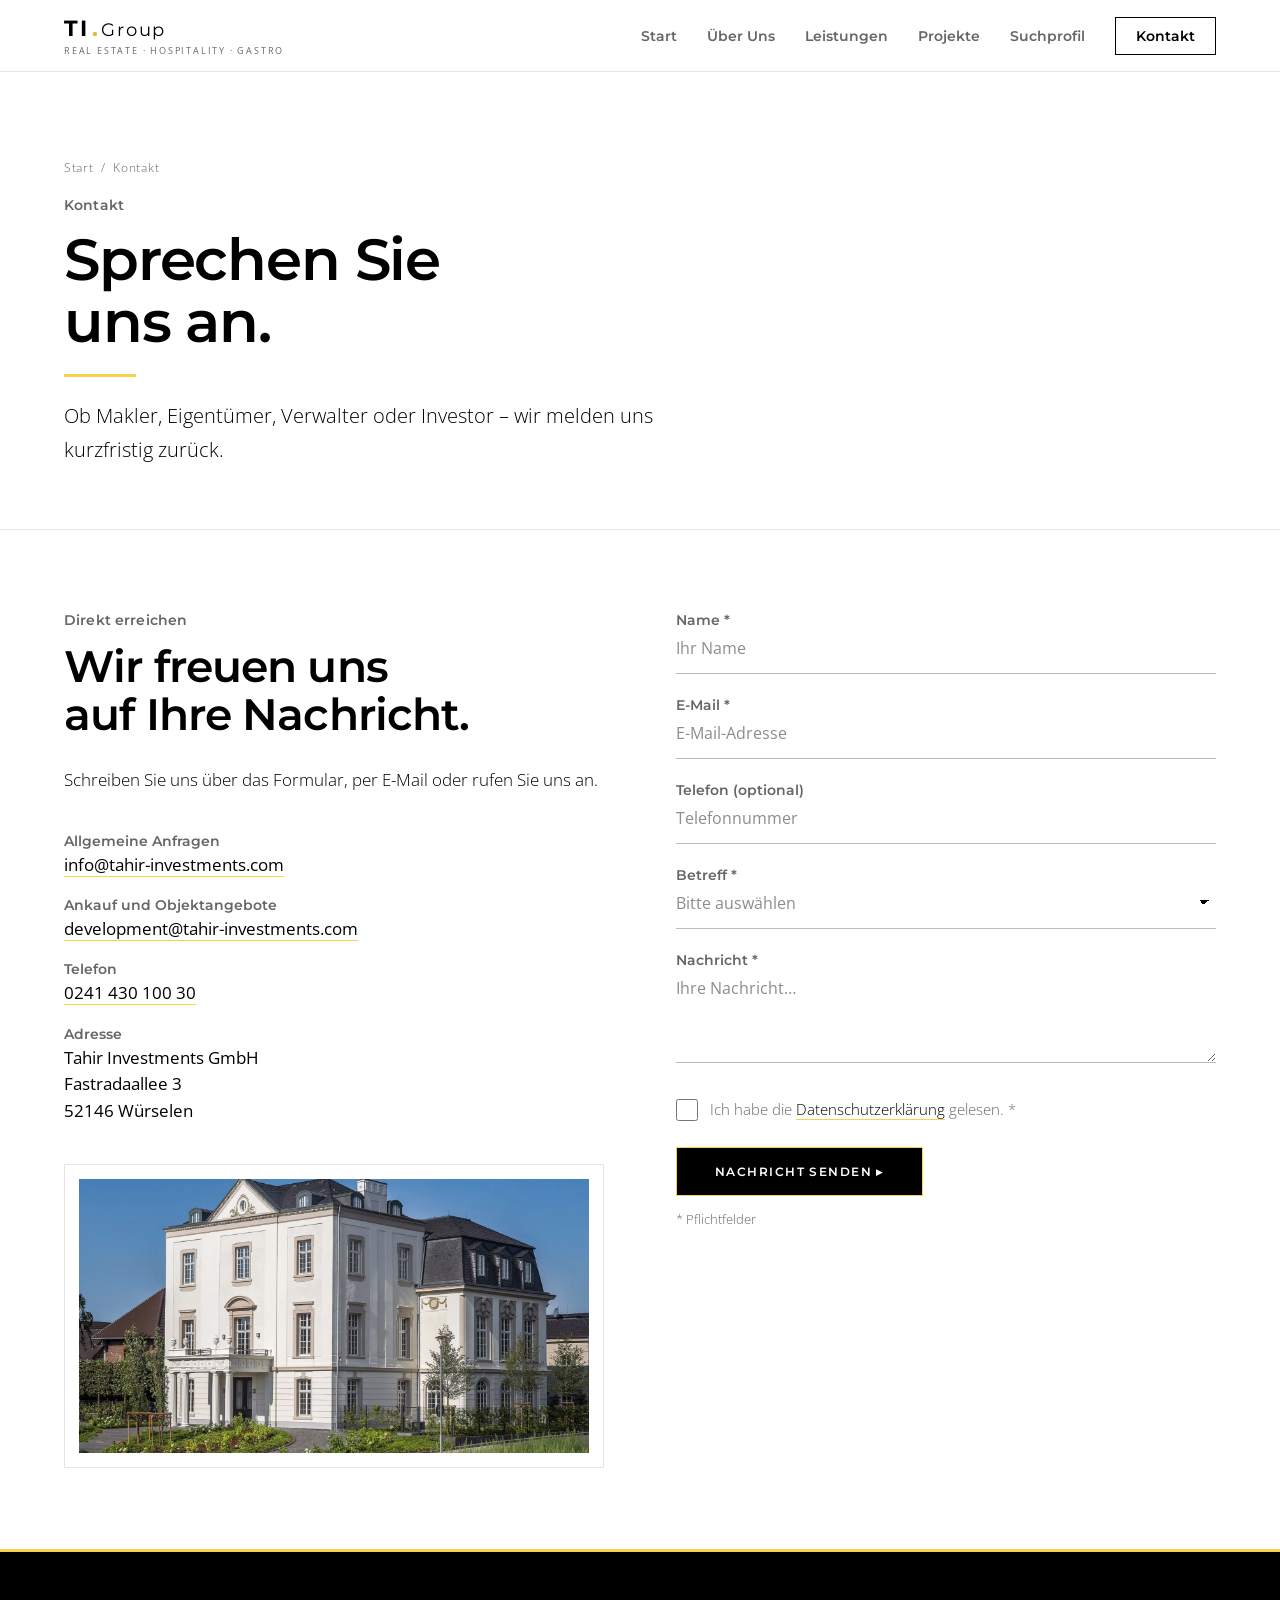
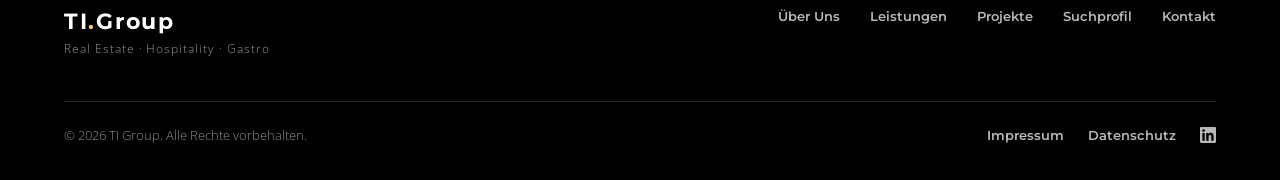
<file: kontakt.html>
<!DOCTYPE html>
<html lang="de">
<head>
<meta charset="UTF-8" />
<meta name="viewport" content="width=device-width, initial-scale=1" />
<title>Kontakt – TI Group</title>
<meta name="description" content="Kontakt zur TI Group (Tahir Investments GmbH, Würselen): Telefon 0241 430 100 30 oder Kontaktformular für allgemeine Anfragen und Objektangebote." />
<meta name="theme-color" content="#FFFFFF" />
<link rel="icon" href="favicon.svg" type="image/svg+xml" />
<link rel="icon" href="favicon-32.png" type="image/png" sizes="32x32" />
<link rel="apple-touch-icon" href="apple-touch-icon.png" />
<link rel="preload" href="assets/fonts/montserrat-latin.woff2" as="font" type="font/woff2" crossorigin />
<link rel="preload" href="assets/fonts/open-sans-latin.woff2" as="font" type="font/woff2" crossorigin />
<link rel="stylesheet" href="assets/fonts.css" />
<link rel="stylesheet" href="assets/styles.css" />
</head>
<body>
  <header id="header">
    <a class="logo-wrap" href="index.html" aria-label="TI Group Startseite">
      <div class="logo-row"><span class="logo-ti">TI</span><span class="logo-dot">.</span><span class="logo-group">Group</span></div>
      <div class="logo-tag">Real Estate · Hospitality · Gastro</div>
    </a>
    <nav class="nav-desktop" aria-label="Hauptnavigation">
      <a class="nav-btn" href="index.html">Start</a>
      <a class="nav-btn" href="ueber-uns.html">Über Uns</a>
      <a class="nav-btn" href="leistungen.html">Leistungen</a>
      <a class="nav-btn" href="projekte.html">Projekte</a>
      <a class="nav-btn" href="suchprofil.html">Suchprofil</a>
      <a class="nav-btn nav-cta active" href="kontakt.html">Kontakt</a>
    </nav>
    <button class="burger" aria-label="Menü öffnen" aria-expanded="false"><span></span><span></span><span></span></button>
  </header>
  <div class="mobile-menu" id="mobileMenu">
    <a href="index.html">Start</a><a href="ueber-uns.html">Über Uns</a><a href="leistungen.html">Leistungen</a><a href="projekte.html">Projekte</a><a href="suchprofil.html">Suchprofil</a><a href="kontakt.html">Kontakt</a>
  </div>

  <section class="page-hero">
    <div class="crumb"><a href="index.html">Start</a> &nbsp;/&nbsp; Kontakt</div>
    <div class="label">Kontakt</div>
    <h1>Sprechen Sie<br>uns an.</h1>
    <p class="lead">Ob Makler, Eigentümer, Verwalter oder Investor – wir melden uns kurzfristig zurück.</p>
  </section>

  <main>
    <section class="sec-light pad">
      <div class="wrap kontakt-grid">
        <div class="reveal">
          <div class="label">Direkt erreichen</div>
          <h2 class="heading" style="margin-bottom:24px">Wir freuen uns<br>auf Ihre Nachricht.</h2>
          <p class="text">Schreiben Sie uns über das Formular, per E-Mail oder rufen Sie uns an.</p>
          <div class="kontakt-info">
            <div class="kontakt-info-item"><div class="lbl">Allgemeine Anfragen</div><div class="val"><a class="js-mail" data-mail="info">info [at] tahir-investments [dot] com</a></div></div>
            <div class="kontakt-info-item"><div class="lbl">Ankauf und Objektangebote</div><div class="val"><a class="js-mail" data-mail="development">development [at] tahir-investments [dot] com</a></div></div>
            <div class="kontakt-info-item"><div class="lbl">Telefon</div><div class="val"><a href="tel:+4924143010030">0241 430 100 30</a></div></div>
            <div class="kontakt-info-item"><div class="lbl">Adresse</div><div class="val">Tahir Investments GmbH<br>Fastradaallee 3<br>52146 Würselen</div></div>
          </div>
          <img class="photo-frame" src="assets/bilder/kaisersruh.webp" width="1600" height="900" loading="lazy" decoding="async" alt="Kaisersruh: weiße Villa mit Säulenportal, Mansarddach und Gartenanlage">
        </div>
        <div class="reveal d1">
          <form id="kontakt-form" novalidate>
            <label class="form-lbl" for="f-name">Name *</label>
            <input id="f-name" name="name" class="form-input" type="text" placeholder="Ihr Name" autocomplete="name" required>
            <label class="form-lbl" for="f-mail">E-Mail *</label>
            <input id="f-mail" name="email" class="form-input" type="email" placeholder="E-Mail-Adresse" autocomplete="email" required>
            <label class="form-lbl" for="f-tel">Telefon (optional)</label>
            <input id="f-tel" name="telefon" class="form-input" type="tel" placeholder="Telefonnummer" autocomplete="tel">
            <label class="form-lbl" for="f-subj">Betreff *</label>
            <select id="f-subj" name="betreff" class="form-input form-select" required>
              <option value="" selected disabled>Bitte auswählen</option>
              <option>Objektangebot</option>
              <option>Hotel / Gastrofläche</option>
              <option>Kooperation</option>
              <option>Presse</option>
              <option>Sonstiges</option>
            </select>
            <label class="form-lbl" for="f-msg">Nachricht *</label>
            <textarea id="f-msg" name="nachricht" class="form-input" placeholder="Ihre Nachricht…" required></textarea>
            <label class="form-check"><input type="checkbox" id="f-dsgvo" name="datenschutz" required> <span>Ich habe die <a href="datenschutz.html#kontaktformular" target="_blank">Datenschutzerklärung</a> gelesen. *</span></label>
            <!-- Spamschutz: für Menschen unsichtbar, Bots füllen es aus -->
            <input type="checkbox" name="botcheck" class="form-hp" tabindex="-1" autocomplete="off" aria-hidden="true">
            <p class="form-error hidden" id="form-error" role="alert"></p>
            <button type="submit" class="form-btn" id="form-btn">Nachricht senden ▸</button>
            <p class="form-note">* Pflichtfelder</p>
          </form>
          <div class="form-fallback hidden" id="form-fallback">
            <div class="label">Direkter Kontakt</div>
            <p class="text">Schreiben Sie uns eine E-Mail oder rufen Sie uns an – wir melden uns kurzfristig zurück.</p>
            <a class="form-fallback-big js-mail" data-mail="info">info [at] tahir-investments [dot] com</a>
            <a class="form-fallback-big" href="tel:+4924143010030">0241 430 100 30</a>
          </div>
          <div class="form-success hidden" id="form-success">
            <div class="form-success-title">Vielen Dank!</div>
            <p class="form-success-text">Wir melden uns in Kürze bei Ihnen.</p>
          </div>
        </div>
      </div>
    </section>
  </main>

  <footer>
    <div class="wrap">
      <div class="footer-top">
        <div><div class="footer-logo">TI<span>.</span>Group</div><div class="footer-tag">Real Estate · Hospitality · Gastro</div></div>
        <div class="footer-links"><a class="footer-link" href="ueber-uns.html">Über Uns</a><a class="footer-link" href="leistungen.html">Leistungen</a><a class="footer-link" href="projekte.html">Projekte</a><a class="footer-link" href="suchprofil.html">Suchprofil</a><a class="footer-link" href="kontakt.html">Kontakt</a></div>
      </div>
      <div class="footer-bottom">
        <div class="footer-copy">© <span id="year">2026</span> TI Group. Alle Rechte vorbehalten.</div>
        <div style="display:flex;gap:24px"><a class="footer-link" href="impressum.html">Impressum</a><a class="footer-link" href="datenschutz.html">Datenschutz</a><a class="footer-link footer-social" href="https://www.linkedin.com/in/sufiyantahir/" target="_blank" rel="noopener" aria-label="Sufiyan Tahir auf LinkedIn"><svg width="16" height="16" viewBox="0 0 24 24" fill="currentColor" aria-hidden="true"><path d="M20.447 20.452h-3.554v-5.569c0-1.328-.027-3.037-1.852-3.037-1.853 0-2.136 1.445-2.136 2.939v5.667H9.351V9h3.414v1.561h.046c.477-.9 1.637-1.85 3.37-1.85 3.601 0 4.267 2.37 4.267 5.455v6.286zM5.337 7.433a2.064 2.064 0 1 1 0-4.128 2.064 2.064 0 0 1 0 4.128zM7.119 20.452H3.555V9h3.564v11.452zM22.225 0H1.771C.792 0 0 .774 0 1.729v20.542C0 23.227.792 24 1.771 24h20.451C23.2 24 24 23.227 24 22.271V1.729C24 .774 23.2 0 22.222 0h.003z"/></svg></a></div>
      </div>
    </div>
  </footer>


  <script src="assets/main.js"></script>
</body>
</html>
</file>
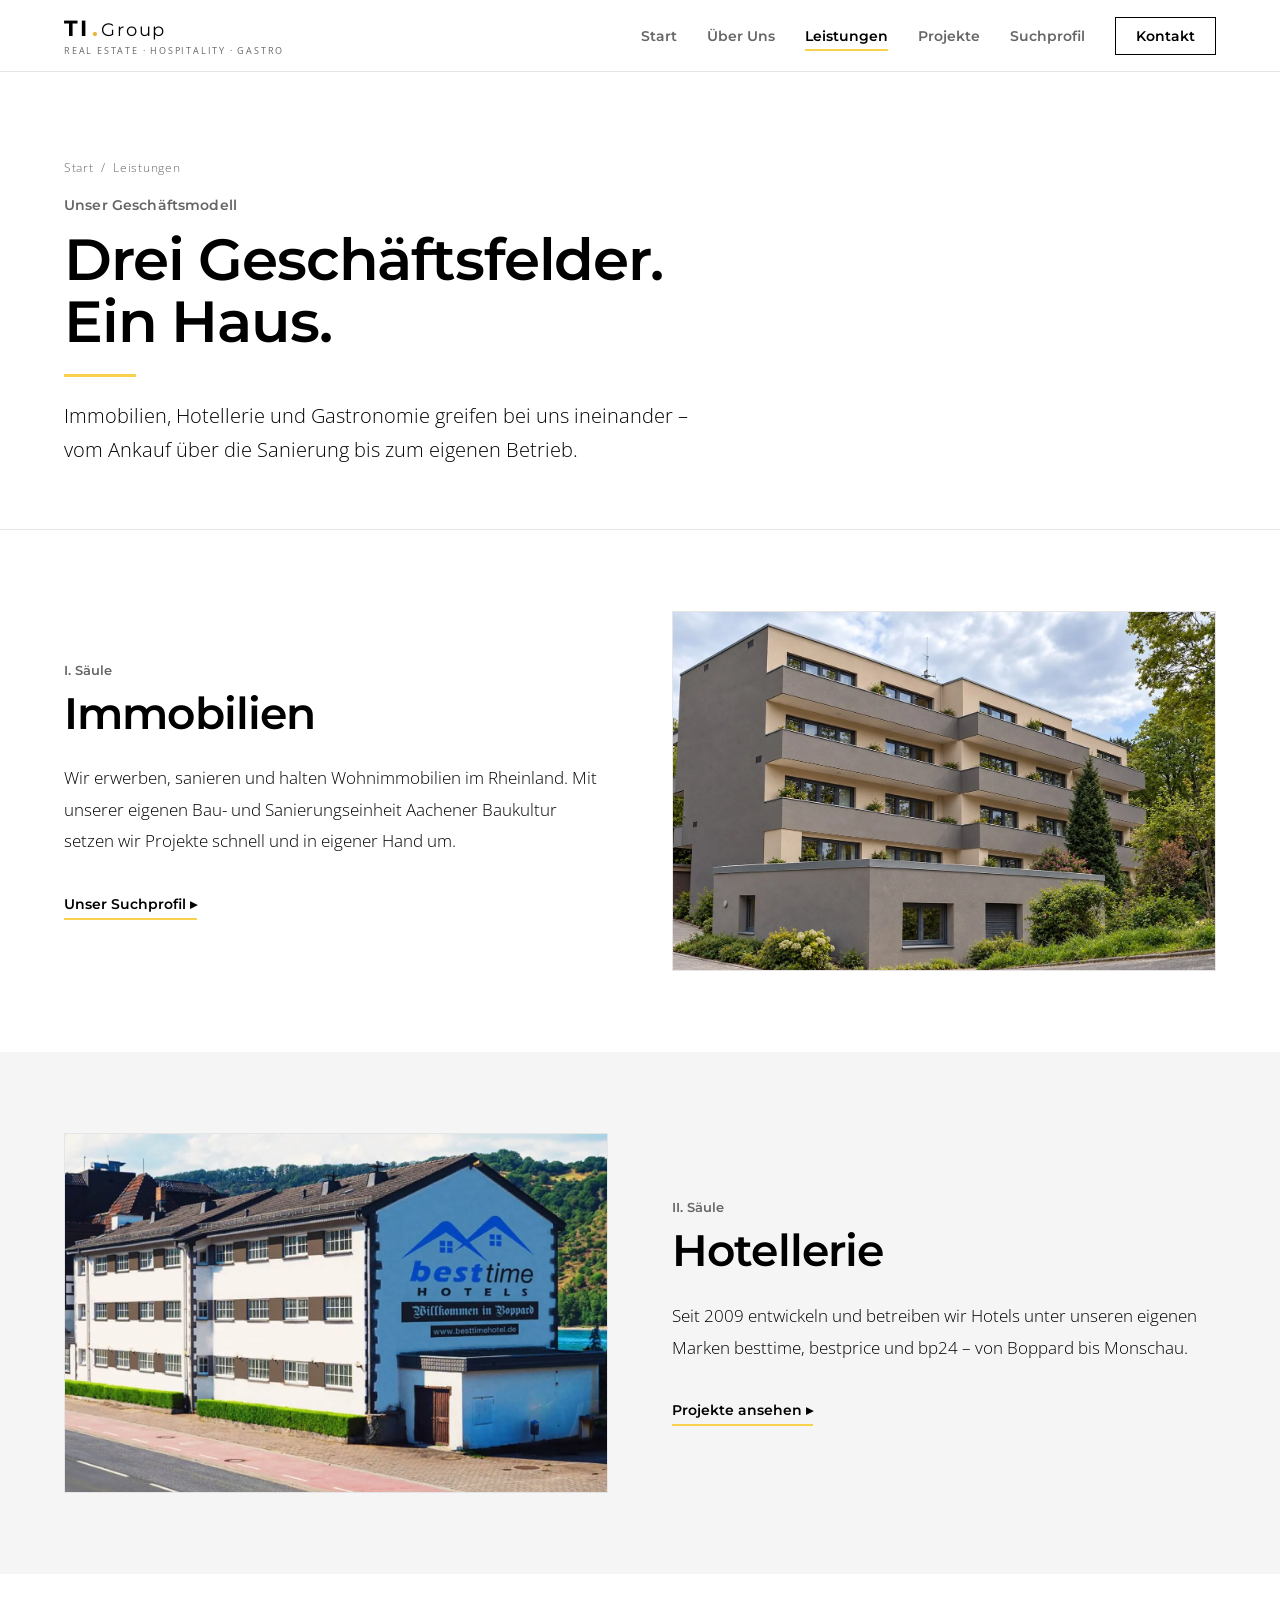
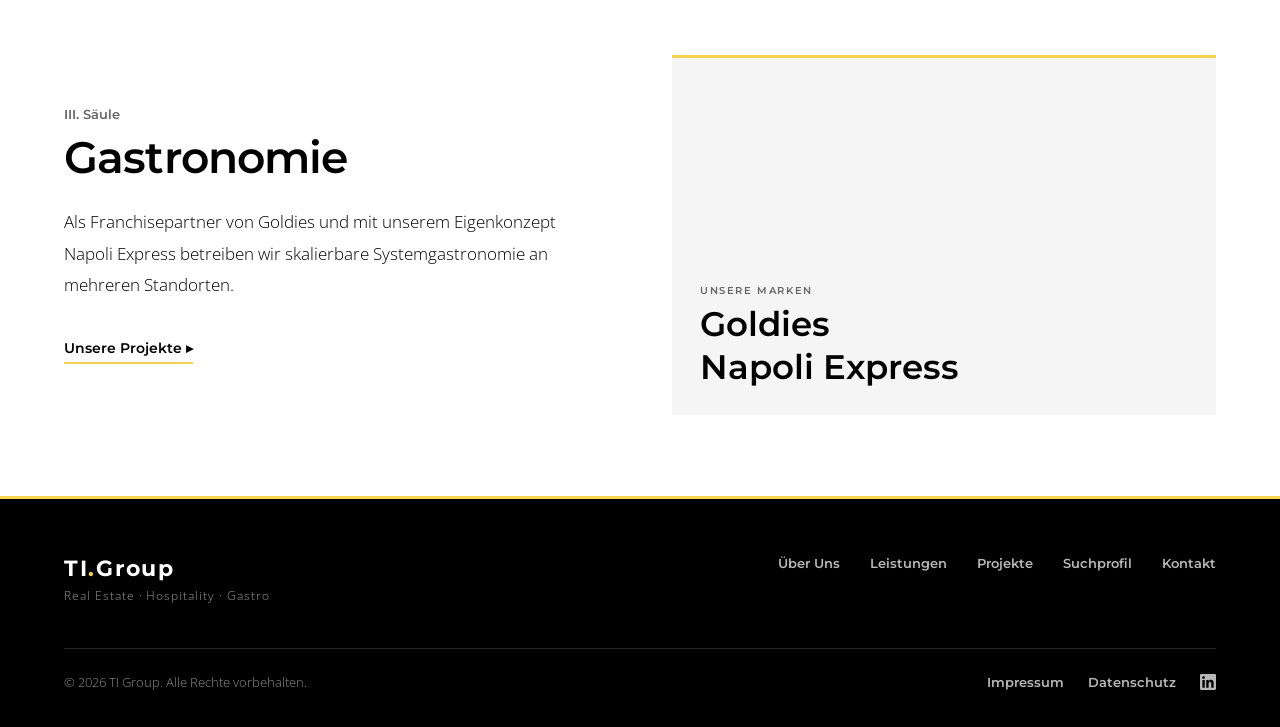
<file: leistungen.html>
<!DOCTYPE html>
<html lang="de">
<head>
<meta charset="UTF-8" />
<meta name="viewport" content="width=device-width, initial-scale=1" />
<title>Leistungen – Immobilien, Hotellerie, Gastronomie – TI Group</title>
<meta name="description" content="Immobilien, Hotellerie und Gastronomie aus einer Hand – vom Ankauf über die Sanierung bis zum eigenen Betrieb, mit Aachener Baukultur und besttime Hotels." />
<meta name="theme-color" content="#FFFFFF" />
<link rel="icon" href="favicon.svg" type="image/svg+xml" />
<link rel="icon" href="favicon-32.png" type="image/png" sizes="32x32" />
<link rel="apple-touch-icon" href="apple-touch-icon.png" />
<link rel="preload" href="assets/fonts/montserrat-latin.woff2" as="font" type="font/woff2" crossorigin />
<link rel="preload" href="assets/fonts/open-sans-latin.woff2" as="font" type="font/woff2" crossorigin />
<link rel="stylesheet" href="assets/fonts.css" />
<link rel="stylesheet" href="assets/styles.css" />
</head>
<body>
  <header id="header">
    <a class="logo-wrap" href="index.html" aria-label="TI Group Startseite">
      <div class="logo-row"><span class="logo-ti">TI</span><span class="logo-dot">.</span><span class="logo-group">Group</span></div>
      <div class="logo-tag">Real Estate · Hospitality · Gastro</div>
    </a>
    <nav class="nav-desktop" aria-label="Hauptnavigation">
      <a class="nav-btn" href="index.html">Start</a>
      <a class="nav-btn" href="ueber-uns.html">Über Uns</a>
      <a class="nav-btn active" href="leistungen.html">Leistungen</a>
      <a class="nav-btn" href="projekte.html">Projekte</a>
      <a class="nav-btn" href="suchprofil.html">Suchprofil</a>
      <a class="nav-btn nav-cta" href="kontakt.html">Kontakt</a>
    </nav>
    <button class="burger" aria-label="Menü öffnen" aria-expanded="false"><span></span><span></span><span></span></button>
  </header>
  <div class="mobile-menu" id="mobileMenu">
    <a href="index.html">Start</a><a href="ueber-uns.html">Über Uns</a><a href="leistungen.html">Leistungen</a><a href="projekte.html">Projekte</a><a href="suchprofil.html">Suchprofil</a><a href="kontakt.html">Kontakt</a>
  </div>

  <section class="page-hero">
    <div class="crumb"><a href="index.html">Start</a> &nbsp;/&nbsp; Leistungen</div>
    <div class="label">Unser Geschäftsmodell</div>
    <h1>Drei Geschäftsfelder.<br>Ein Haus.</h1>
    <p class="lead">Immobilien, Hotellerie und Gastronomie greifen bei uns ineinander – vom Ankauf über die Sanierung bis zum eigenen Betrieb.</p>
  </section>

  <main>
    <!-- IMMOBILIEN -->
    <section class="sec-light pad" id="immobilien">
      <div class="wrap split">
        <div class="reveal">
          <div class="pillar-roman">I. Säule</div>
          <h2 class="heading">Immobilien</h2>
          <p class="text">Wir erwerben, sanieren und halten Wohnimmobilien im Rheinland. Mit unserer eigenen Bau- und Sanierungseinheit Aachener Baukultur setzen wir Projekte schnell und in eigener Hand um.</p>
          <a class="text-btn" href="suchprofil.html">Unser Suchprofil ▸</a>
        </div>
        <div class="img-card reveal d1" style="height:360px;cursor:default"><div class="img-bg" style="background-image:url('assets/projekte/kammerhof-moenchengladbach.webp')" role="img" aria-label="Kammerhof in Mönchengladbach nach der Sanierung"></div></div>
      </div>
    </section>

    <!-- HOTELLERIE -->
    <section class="sec-tint pad" id="hotellerie">
      <div class="wrap split">
        <div class="img-card reveal" style="height:360px;cursor:default"><div class="img-bg" style="background-image:url('assets/projekte/besttime-boppard.webp')" role="img" aria-label="besttime Hotel in Boppard am Rhein"></div></div>
        <div class="reveal d1">
          <div class="pillar-roman">II. Säule</div>
          <h2 class="heading">Hotellerie</h2>
          <p class="text">Seit 2009 entwickeln und betreiben wir Hotels unter unseren eigenen Marken besttime, bestprice und bp24 – von Boppard bis Monschau.</p>
          <a class="text-btn" href="projekte.html">Projekte ansehen ▸</a>
        </div>
      </div>
    </section>

    <!-- GASTRONOMIE -->
    <section class="sec-light pad" id="gastronomie">
      <div class="wrap split">
        <div class="reveal">
          <div class="pillar-roman">III. Säule</div>
          <h2 class="heading">Gastronomie</h2>
          <p class="text">Als Franchisepartner von Goldies und mit unserem Eigenkonzept Napoli Express betreiben wir skalierbare Systemgastronomie an mehreren Standorten.</p>
          <a class="text-btn" href="projekte.html">Unsere Projekte ▸</a>
        </div>
        <div class="img-card brand-tile reveal d1" style="height:360px;cursor:default"><div class="img-content"><div class="img-label">Unsere Marken</div><div class="brand-names"><span>Goldies</span><span>Napoli Express</span></div></div></div>
      </div>
    </section>

  </main>

  <footer>
    <div class="wrap">
      <div class="footer-top">
        <div><div class="footer-logo">TI<span>.</span>Group</div><div class="footer-tag">Real Estate · Hospitality · Gastro</div></div>
        <div class="footer-links"><a class="footer-link" href="ueber-uns.html">Über Uns</a><a class="footer-link" href="leistungen.html">Leistungen</a><a class="footer-link" href="projekte.html">Projekte</a><a class="footer-link" href="suchprofil.html">Suchprofil</a><a class="footer-link" href="kontakt.html">Kontakt</a></div>
      </div>
      <div class="footer-bottom">
        <div class="footer-copy">© <span id="year">2026</span> TI Group. Alle Rechte vorbehalten.</div>
        <div style="display:flex;gap:24px"><a class="footer-link" href="impressum.html">Impressum</a><a class="footer-link" href="datenschutz.html">Datenschutz</a><a class="footer-link footer-social" href="https://www.linkedin.com/in/sufiyantahir/" target="_blank" rel="noopener" aria-label="Sufiyan Tahir auf LinkedIn"><svg width="16" height="16" viewBox="0 0 24 24" fill="currentColor" aria-hidden="true"><path d="M20.447 20.452h-3.554v-5.569c0-1.328-.027-3.037-1.852-3.037-1.853 0-2.136 1.445-2.136 2.939v5.667H9.351V9h3.414v1.561h.046c.477-.9 1.637-1.85 3.37-1.85 3.601 0 4.267 2.37 4.267 5.455v6.286zM5.337 7.433a2.064 2.064 0 1 1 0-4.128 2.064 2.064 0 0 1 0 4.128zM7.119 20.452H3.555V9h3.564v11.452zM22.225 0H1.771C.792 0 0 .774 0 1.729v20.542C0 23.227.792 24 1.771 24h20.451C23.2 24 24 23.227 24 22.271V1.729C24 .774 23.2 0 22.222 0h.003z"/></svg></a></div>
      </div>
    </div>
  </footer>


  <script src="assets/main.js"></script>
</body>
</html>
</file>
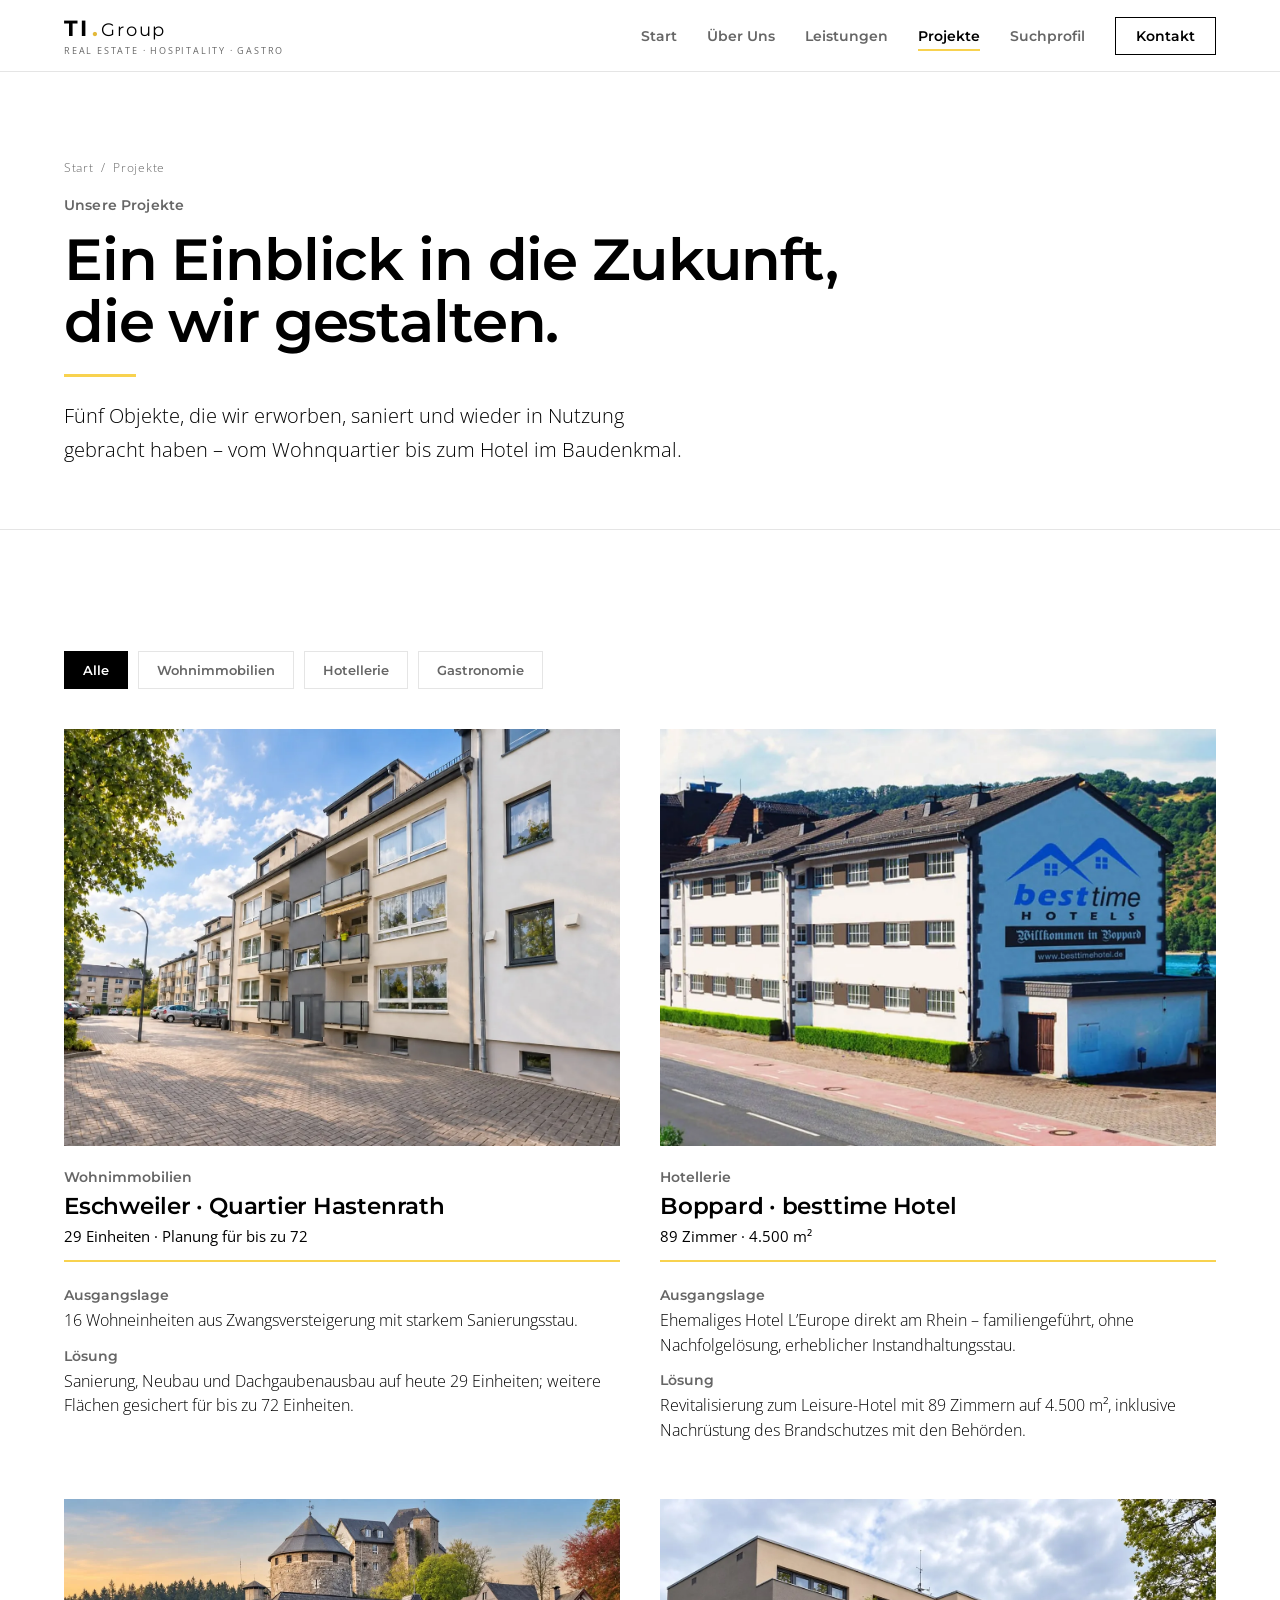
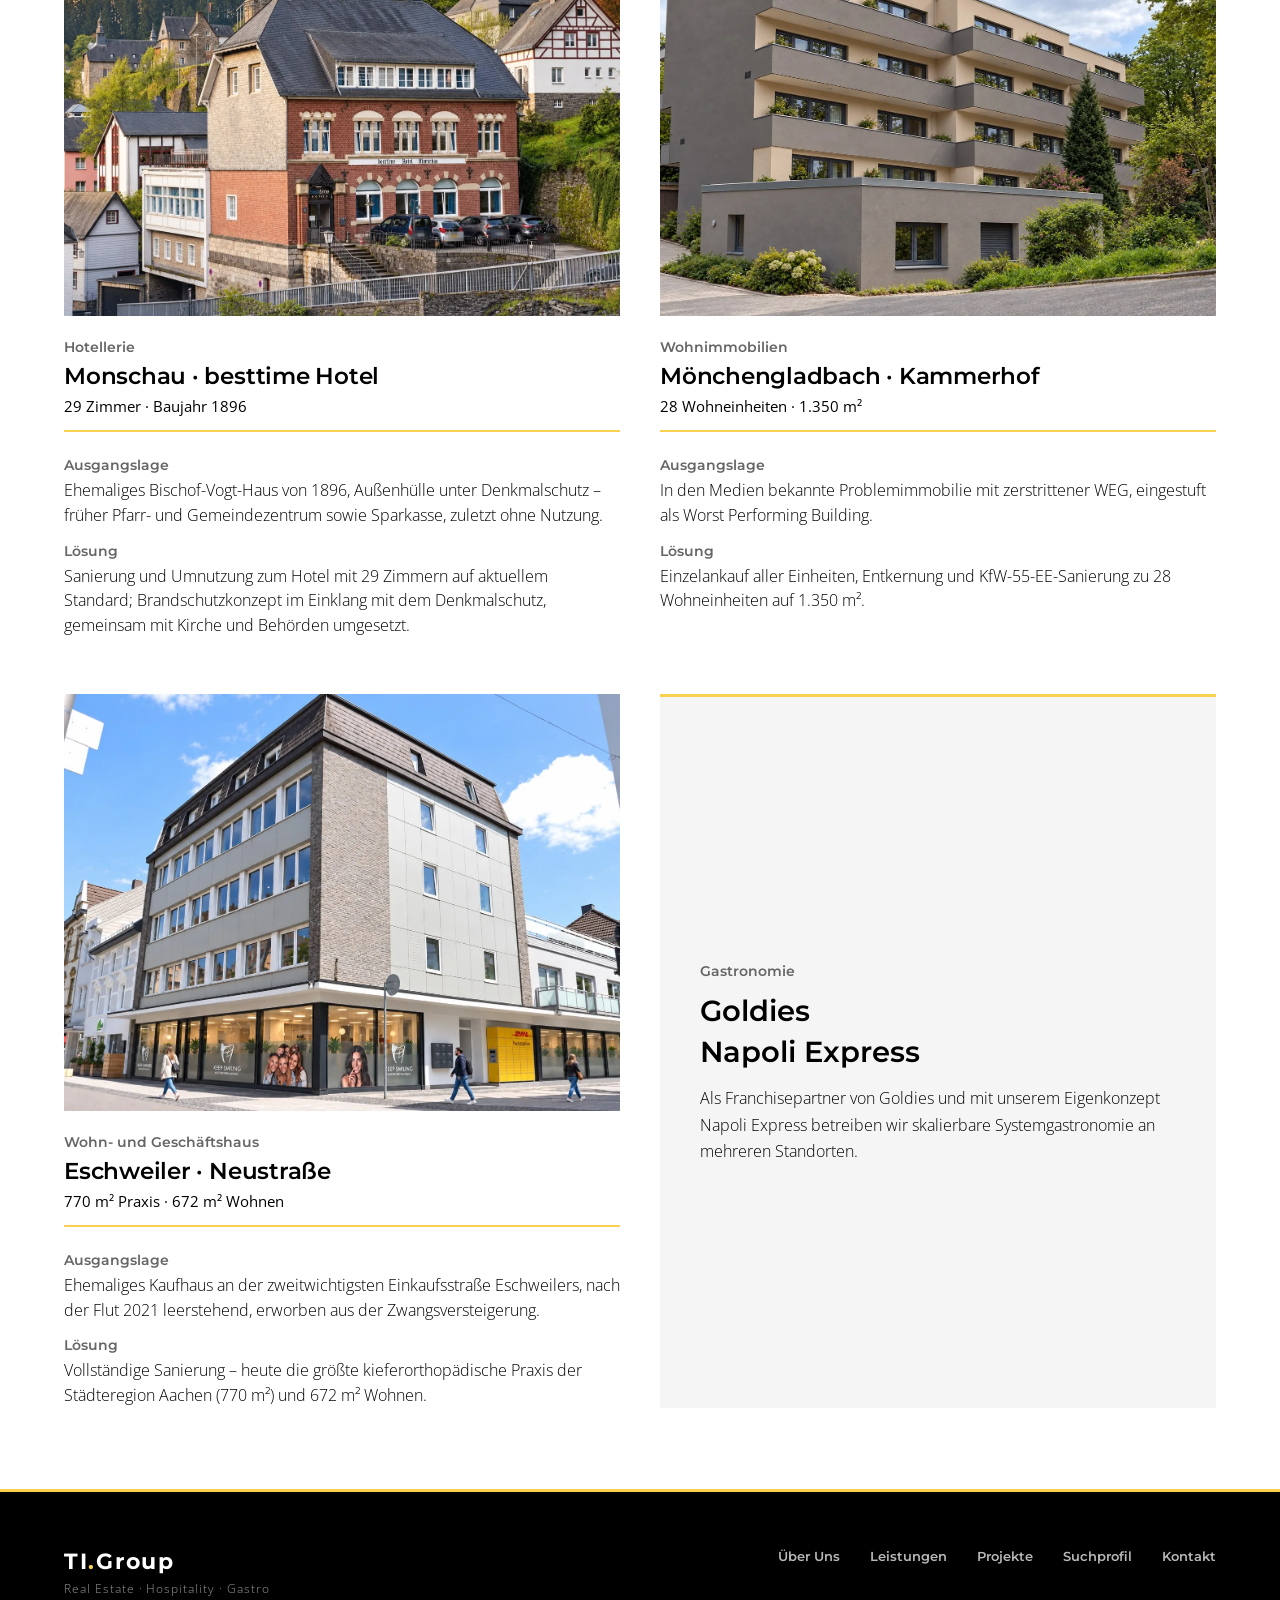
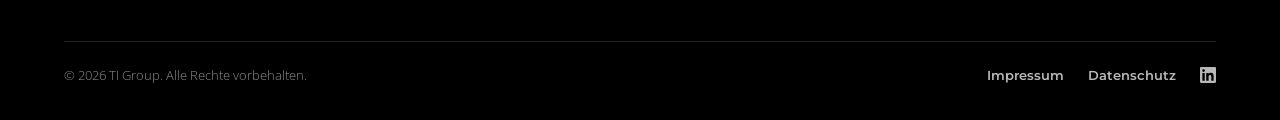
<file: projekte.html>
<!DOCTYPE html>
<html lang="de">
<head>
<meta charset="UTF-8" />
<meta name="viewport" content="width=device-width, initial-scale=1" />
<title>Projekte und Referenzen – TI Group</title>
<meta name="description" content="Fünf echte Referenzen: Quartier Hastenrath, besttime Hotel Boppard, besttime Hotel Monschau, Kammerhof Mönchengladbach und Neustraße Eschweiler." />
<meta name="theme-color" content="#FFFFFF" />
<link rel="icon" href="favicon.svg" type="image/svg+xml" />
<link rel="icon" href="favicon-32.png" type="image/png" sizes="32x32" />
<link rel="apple-touch-icon" href="apple-touch-icon.png" />
<link rel="preload" href="assets/fonts/montserrat-latin.woff2" as="font" type="font/woff2" crossorigin />
<link rel="preload" href="assets/fonts/open-sans-latin.woff2" as="font" type="font/woff2" crossorigin />
<link rel="stylesheet" href="assets/fonts.css" />
<link rel="stylesheet" href="assets/styles.css" />
</head>
<body>
  <header id="header">
    <a class="logo-wrap" href="index.html" aria-label="TI Group Startseite">
      <div class="logo-row"><span class="logo-ti">TI</span><span class="logo-dot">.</span><span class="logo-group">Group</span></div>
      <div class="logo-tag">Real Estate · Hospitality · Gastro</div>
    </a>
    <nav class="nav-desktop" aria-label="Hauptnavigation">
      <a class="nav-btn" href="index.html">Start</a>
      <a class="nav-btn" href="ueber-uns.html">Über Uns</a>
      <a class="nav-btn" href="leistungen.html">Leistungen</a>
      <a class="nav-btn active" href="projekte.html">Projekte</a>
      <a class="nav-btn" href="suchprofil.html">Suchprofil</a>
      <a class="nav-btn nav-cta" href="kontakt.html">Kontakt</a>
    </nav>
    <button class="burger" aria-label="Menü öffnen" aria-expanded="false"><span></span><span></span><span></span></button>
  </header>
  <div class="mobile-menu" id="mobileMenu">
    <a href="index.html">Start</a><a href="ueber-uns.html">Über Uns</a><a href="leistungen.html">Leistungen</a><a href="projekte.html">Projekte</a><a href="suchprofil.html">Suchprofil</a><a href="kontakt.html">Kontakt</a>
  </div>

  <section class="page-hero">
    <div class="crumb"><a href="index.html">Start</a> &nbsp;/&nbsp; Projekte</div>
    <div class="label">Unsere Projekte</div>
    <h1>Ein Einblick in die Zukunft,<br>die wir gestalten.</h1>
    <p class="lead">Fünf Objekte, die wir erworben, saniert und wieder in Nutzung gebracht haben – vom Wohnquartier bis zum Hotel im Baudenkmal.</p>
  </section>

  <main>
    <section class="sec-light pad">
      <div class="wrap">
        <div class="filter-row reveal" role="tablist" aria-label="Projekte filtern">
          <button class="chip active" data-filter="all">Alle</button>
          <button class="chip" data-filter="wohnen">Wohnimmobilien</button>
          <button class="chip" data-filter="hotel">Hotellerie</button>
          <button class="chip" data-filter="gastro">Gastronomie</button>
        </div>

        <div class="proj-grid">
          <article class="proj-card reveal" data-cat="wohnen">
            <img src="assets/projekte/quartier-hastenrath.webp" width="1365" height="1024" loading="lazy" decoding="async" alt="Quartier Hastenrath in Eschweiler nach der Sanierung: helle Fassaden mit Balkonen und neuer Stellplatzhof">
            <div class="proj-body">
              <div class="proj-cat">Wohnimmobilien</div>
              <h3 class="proj-title">Eschweiler · Quartier Hastenrath</h3>
              <div class="proj-facts">29 Einheiten · Planung für bis zu 72</div>
              <dl class="proj-dl"><dt>Ausgangslage</dt><dd>16 Wohneinheiten aus Zwangsversteigerung mit starkem Sanierungsstau.</dd><dt>Lösung</dt><dd>Sanierung, Neubau und Dachgaubenausbau auf heute 29 Einheiten; weitere Flächen gesichert für bis zu 72 Einheiten.</dd></dl>
            </div>
          </article>
          <article class="proj-card reveal d1" data-cat="hotel">
            <img src="assets/projekte/besttime-boppard.webp" width="1365" height="1024" loading="lazy" decoding="async" alt="besttime Hotel in Boppard: langgestrecktes weißes Hotelgebäude direkt am Rhein">
            <div class="proj-body">
              <div class="proj-cat">Hotellerie</div>
              <h3 class="proj-title">Boppard · besttime Hotel</h3>
              <div class="proj-facts">89 Zimmer · 4.500 m²</div>
              <dl class="proj-dl"><dt>Ausgangslage</dt><dd>Ehemaliges Hotel L’Europe direkt am Rhein – familiengeführt, ohne Nachfolgelösung, erheblicher Instandhaltungsstau.</dd><dt>Lösung</dt><dd>Revitalisierung zum Leisure-Hotel mit 89 Zimmern auf 4.500 m², inklusive Nachrüstung des Brandschutzes mit den Behörden.</dd></dl>
            </div>
          </article>
          <article class="proj-card reveal d2" data-cat="hotel">
            <img src="assets/projekte/besttime-monschau.webp" width="1365" height="1024" loading="lazy" decoding="async" alt="besttime Hotel in Monschau: denkmalgeschütztes Backsteingebäude von 1896 unterhalb der Burg Monschau">
            <div class="proj-body">
              <div class="proj-cat">Hotellerie</div>
              <h3 class="proj-title">Monschau · besttime Hotel</h3>
              <div class="proj-facts">29 Zimmer · Baujahr 1896</div>
              <dl class="proj-dl"><dt>Ausgangslage</dt><dd>Ehemaliges Bischof-Vogt-Haus von 1896, Außenhülle unter Denkmalschutz – früher Pfarr- und Gemeindezentrum sowie Sparkasse, zuletzt ohne Nutzung.</dd><dt>Lösung</dt><dd>Sanierung und Umnutzung zum Hotel mit 29 Zimmern auf aktuellem Standard; Brandschutzkonzept im Einklang mit dem Denkmalschutz, gemeinsam mit Kirche und Behörden umgesetzt.</dd></dl>
            </div>
          </article>
          <article class="proj-card reveal" data-cat="wohnen">
            <img src="assets/projekte/kammerhof-moenchengladbach.webp" width="1365" height="1024" loading="lazy" decoding="async" alt="Kammerhof in Mönchengladbach nach der Sanierung: Wohngebäude mit umlaufenden Balkonbändern im Grünen">
            <div class="proj-body">
              <div class="proj-cat">Wohnimmobilien</div>
              <h3 class="proj-title">Mönchengladbach · Kammerhof</h3>
              <div class="proj-facts">28 Wohneinheiten · 1.350 m²</div>
              <dl class="proj-dl"><dt>Ausgangslage</dt><dd>In den Medien bekannte Problemimmobilie mit zerstrittener WEG, eingestuft als Worst Performing Building.</dd><dt>Lösung</dt><dd>Einzelankauf aller Einheiten, Entkernung und KfW-55-EE-Sanierung zu 28 Wohneinheiten auf 1.350 m².</dd></dl>
            </div>
          </article>
          <article class="proj-card reveal d1" data-cat="wohnen">
            <img src="assets/projekte/neustrasse-eschweiler.webp" width="1365" height="1024" loading="lazy" decoding="async" alt="Wohn- und Geschäftshaus an der Neustraße in Eschweiler: sanierte Fassade mit Praxis im Erdgeschoss">
            <div class="proj-body">
              <div class="proj-cat">Wohn- und Geschäftshaus</div>
              <h3 class="proj-title">Eschweiler · Neustraße</h3>
              <div class="proj-facts">770 m² Praxis · 672 m² Wohnen</div>
              <dl class="proj-dl"><dt>Ausgangslage</dt><dd>Ehemaliges Kaufhaus an der zweitwichtigsten Einkaufsstraße Eschweilers, nach der Flut 2021 leerstehend, erworben aus der Zwangsversteigerung.</dd><dt>Lösung</dt><dd>Vollständige Sanierung – heute die größte kieferorthopädische Praxis der Städteregion Aachen (770 m²) und 672 m² Wohnen.</dd></dl>
            </div>
          </article>
          <article class="proj-card proj-card--brand reveal d2" data-cat="gastro">
            <div class="proj-body">
              <div class="proj-cat">Gastronomie</div>
              <div class="proj-brands"><span>Goldies</span><span>Napoli Express</span></div>
              <p class="proj-brand-text">Als Franchisepartner von Goldies und mit unserem Eigenkonzept Napoli Express betreiben wir skalierbare Systemgastronomie an mehreren Standorten.</p>
            </div>
          </article>
        </div>
      </div>
    </section>

  </main>

  <footer>
    <div class="wrap">
      <div class="footer-top">
        <div><div class="footer-logo">TI<span>.</span>Group</div><div class="footer-tag">Real Estate · Hospitality · Gastro</div></div>
        <div class="footer-links"><a class="footer-link" href="ueber-uns.html">Über Uns</a><a class="footer-link" href="leistungen.html">Leistungen</a><a class="footer-link" href="projekte.html">Projekte</a><a class="footer-link" href="suchprofil.html">Suchprofil</a><a class="footer-link" href="kontakt.html">Kontakt</a></div>
      </div>
      <div class="footer-bottom">
        <div class="footer-copy">© <span id="year">2026</span> TI Group. Alle Rechte vorbehalten.</div>
        <div style="display:flex;gap:24px"><a class="footer-link" href="impressum.html">Impressum</a><a class="footer-link" href="datenschutz.html">Datenschutz</a><a class="footer-link footer-social" href="https://www.linkedin.com/in/sufiyantahir/" target="_blank" rel="noopener" aria-label="Sufiyan Tahir auf LinkedIn"><svg width="16" height="16" viewBox="0 0 24 24" fill="currentColor" aria-hidden="true"><path d="M20.447 20.452h-3.554v-5.569c0-1.328-.027-3.037-1.852-3.037-1.853 0-2.136 1.445-2.136 2.939v5.667H9.351V9h3.414v1.561h.046c.477-.9 1.637-1.85 3.37-1.85 3.601 0 4.267 2.37 4.267 5.455v6.286zM5.337 7.433a2.064 2.064 0 1 1 0-4.128 2.064 2.064 0 0 1 0 4.128zM7.119 20.452H3.555V9h3.564v11.452zM22.225 0H1.771C.792 0 0 .774 0 1.729v20.542C0 23.227.792 24 1.771 24h20.451C23.2 24 24 23.227 24 22.271V1.729C24 .774 23.2 0 22.222 0h.003z"/></svg></a></div>
      </div>
    </div>
  </footer>


  <script src="assets/main.js"></script>
</body>
</html>
</file>
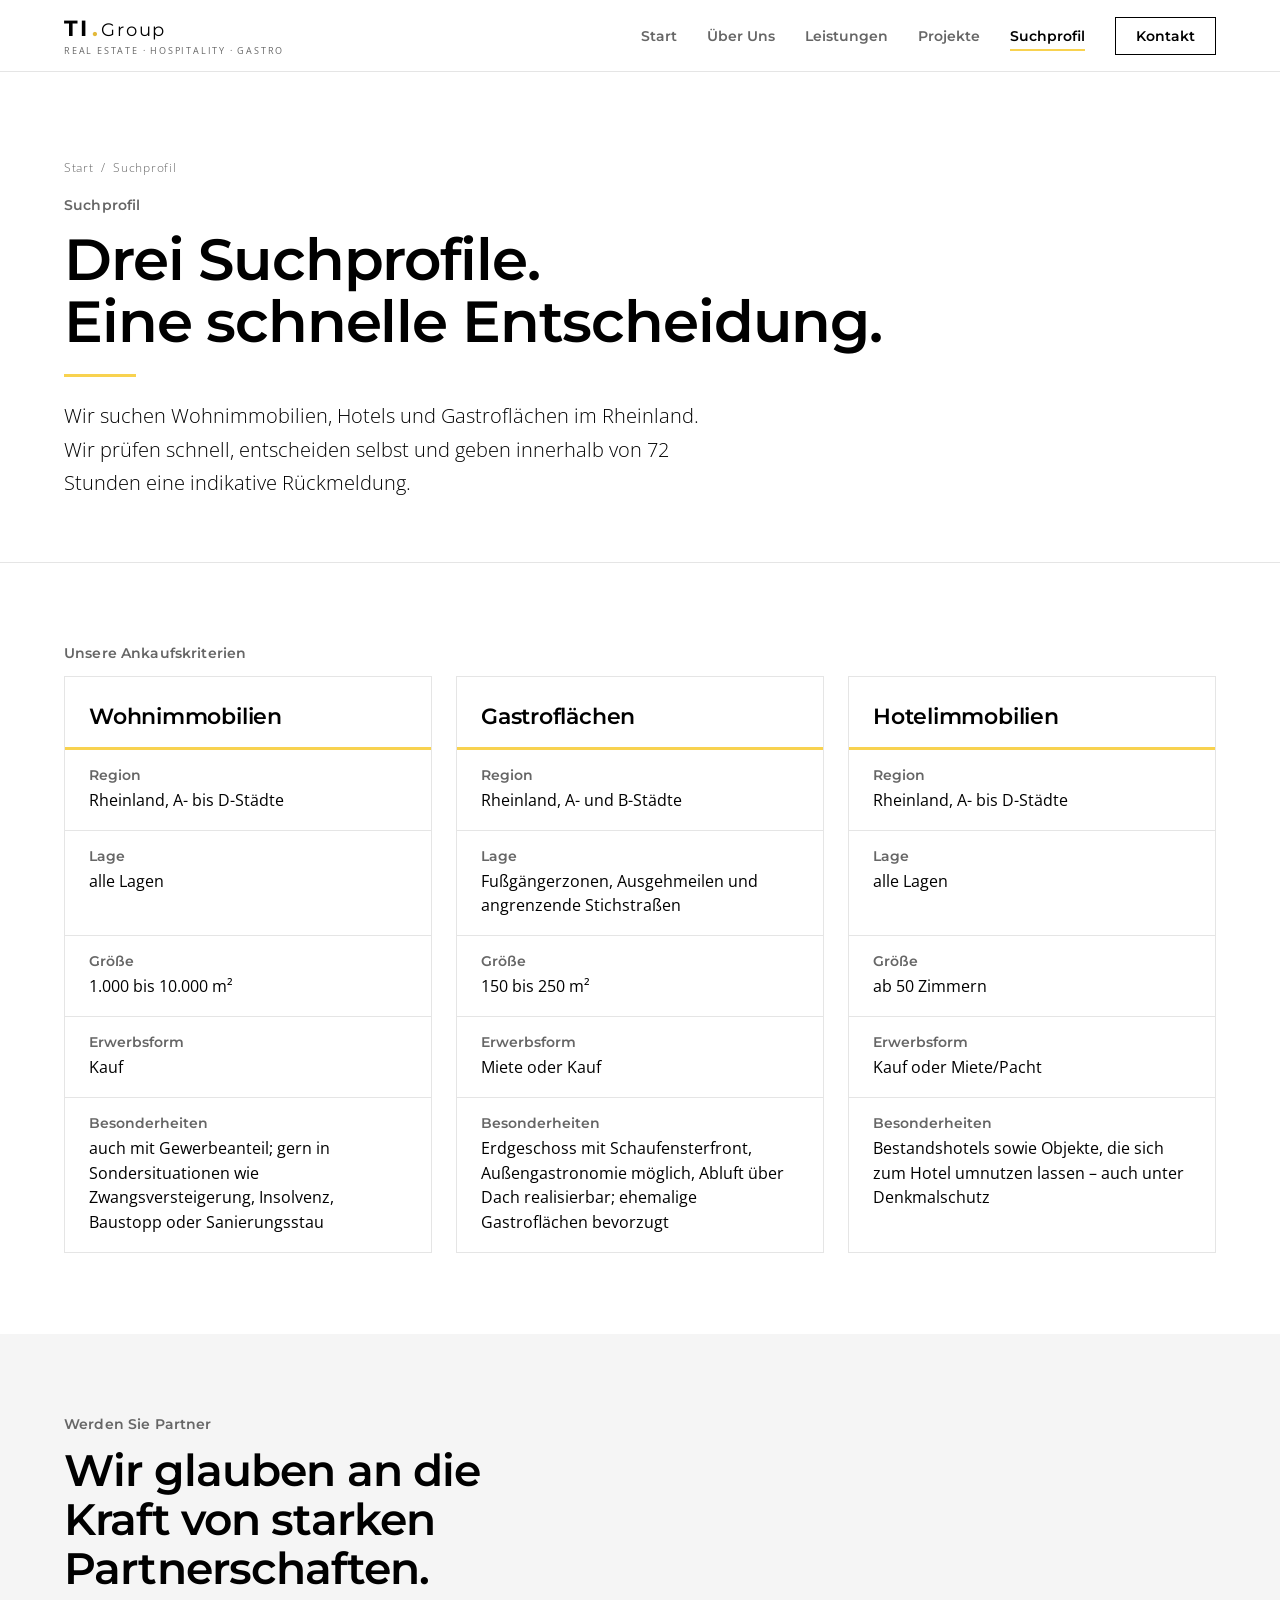
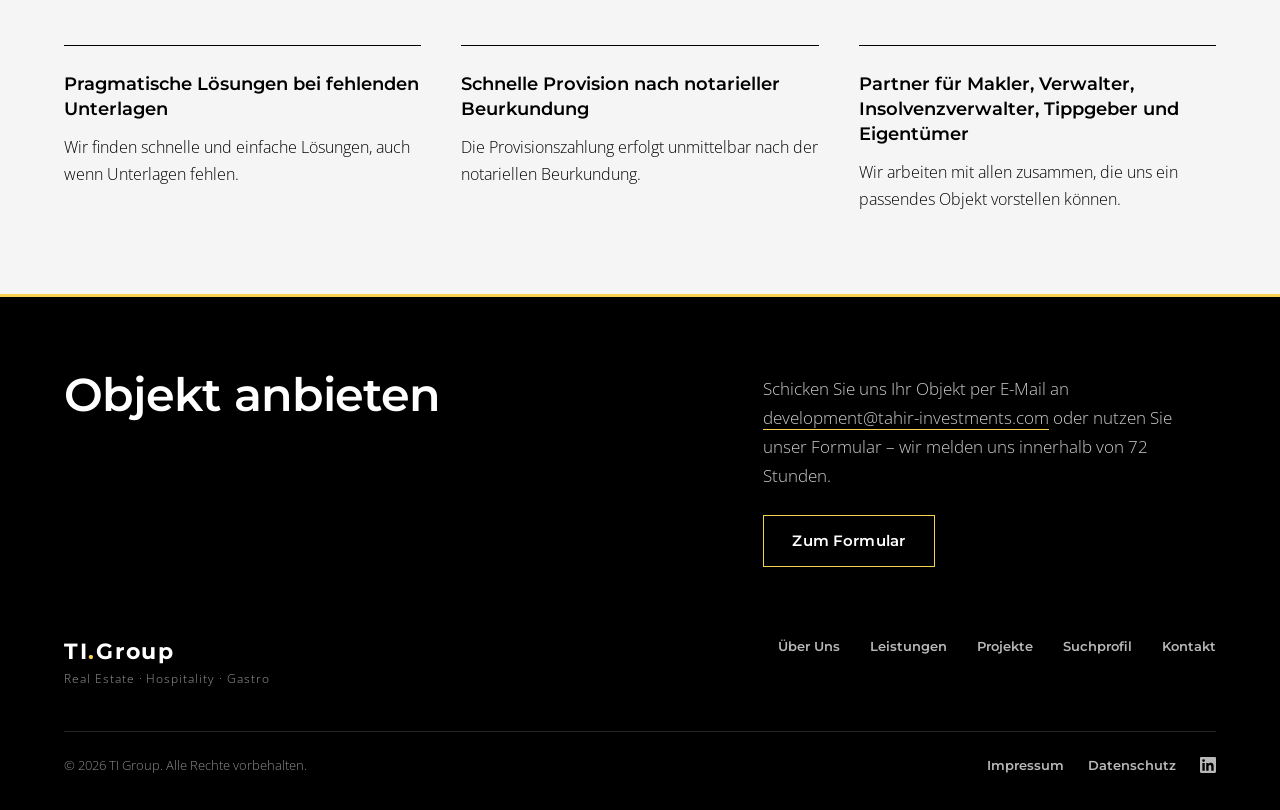
<file: suchprofil.html>
<!DOCTYPE html>
<html lang="de">
<head>
<meta charset="UTF-8" />
<meta name="viewport" content="width=device-width, initial-scale=1" />
<title>Suchprofil – Objekt anbieten – TI Group</title>
<meta name="description" content="Wir kaufen Wohnimmobilien, Hotels und Gastroflächen im Rheinland – auch bei Zwangsversteigerung, Insolvenz oder Sanierungsstau. Rückmeldung in 72 Stunden." />
<meta name="theme-color" content="#FFFFFF" />
<link rel="icon" href="favicon.svg" type="image/svg+xml" />
<link rel="icon" href="favicon-32.png" type="image/png" sizes="32x32" />
<link rel="apple-touch-icon" href="apple-touch-icon.png" />
<link rel="preload" href="assets/fonts/montserrat-latin.woff2" as="font" type="font/woff2" crossorigin />
<link rel="preload" href="assets/fonts/open-sans-latin.woff2" as="font" type="font/woff2" crossorigin />
<link rel="stylesheet" href="assets/fonts.css" />
<link rel="stylesheet" href="assets/styles.css" />
</head>
<body>
  <header id="header">
    <a class="logo-wrap" href="index.html" aria-label="TI Group Startseite">
      <div class="logo-row"><span class="logo-ti">TI</span><span class="logo-dot">.</span><span class="logo-group">Group</span></div>
      <div class="logo-tag">Real Estate · Hospitality · Gastro</div>
    </a>
    <nav class="nav-desktop" aria-label="Hauptnavigation">
      <a class="nav-btn" href="index.html">Start</a>
      <a class="nav-btn" href="ueber-uns.html">Über Uns</a>
      <a class="nav-btn" href="leistungen.html">Leistungen</a>
      <a class="nav-btn" href="projekte.html">Projekte</a>
      <a class="nav-btn active" href="suchprofil.html">Suchprofil</a>
      <a class="nav-btn nav-cta" href="kontakt.html">Kontakt</a>
    </nav>
    <button class="burger" aria-label="Menü öffnen" aria-expanded="false"><span></span><span></span><span></span></button>
  </header>
  <div class="mobile-menu" id="mobileMenu">
    <a href="index.html">Start</a><a href="ueber-uns.html">Über Uns</a><a href="leistungen.html">Leistungen</a><a href="projekte.html">Projekte</a><a href="suchprofil.html">Suchprofil</a><a href="kontakt.html">Kontakt</a>
  </div>

  <section class="page-hero">
    <div class="crumb"><a href="index.html">Start</a> &nbsp;/&nbsp; Suchprofil</div>
    <div class="label">Suchprofil</div>
    <h1>Drei Suchprofile.<br>Eine schnelle Entscheidung.</h1>
    <p class="lead">Wir suchen Wohnimmobilien, Hotels und Gastroflächen im Rheinland. Wir prüfen schnell, entscheiden selbst und geben innerhalb von 72 Stunden eine indikative Rückmeldung.</p>
  </section>

  <main>
    <section class="sec-light pad">
      <div class="wrap">
        <div class="reveal"><div class="label">Unsere Ankaufskriterien</div></div>
        <div class="crit-grid">
          <article class="crit-card reveal">
            <h3 class="crit-head">Wohnimmobilien</h3>
            <dl class="crit-dl"><div class="crit-row"><dt>Region</dt><dd>Rheinland, A- bis D-Städte</dd></div><div class="crit-row"><dt>Lage</dt><dd>alle Lagen</dd></div><div class="crit-row"><dt>Größe</dt><dd>1.000 bis 10.000 m²</dd></div><div class="crit-row"><dt>Erwerbsform</dt><dd>Kauf</dd></div><div class="crit-row"><dt>Besonderheiten</dt><dd>auch mit Gewerbeanteil; gern in Sondersituationen wie Zwangsversteigerung, Insolvenz, Baustopp oder Sanierungsstau</dd></div></dl>
          </article>
          <article class="crit-card reveal d1">
            <h3 class="crit-head">Gastroflächen</h3>
            <dl class="crit-dl"><div class="crit-row"><dt>Region</dt><dd>Rheinland, A- und B-Städte</dd></div><div class="crit-row"><dt>Lage</dt><dd>Fußgängerzonen, Ausgehmeilen und angrenzende Stichstraßen</dd></div><div class="crit-row"><dt>Größe</dt><dd>150 bis 250 m²</dd></div><div class="crit-row"><dt>Erwerbsform</dt><dd>Miete oder Kauf</dd></div><div class="crit-row"><dt>Besonderheiten</dt><dd>Erdgeschoss mit Schaufensterfront, Außengastronomie möglich, Abluft über Dach realisierbar; ehemalige Gastroflächen bevorzugt</dd></div></dl>
          </article>
          <article class="crit-card reveal d2">
            <h3 class="crit-head">Hotelimmobilien</h3>
            <dl class="crit-dl"><div class="crit-row"><dt>Region</dt><dd>Rheinland, A- bis D-Städte</dd></div><div class="crit-row"><dt>Lage</dt><dd>alle Lagen</dd></div><div class="crit-row"><dt>Größe</dt><dd>ab 50 Zimmern</dd></div><div class="crit-row"><dt>Erwerbsform</dt><dd>Kauf oder Miete/Pacht</dd></div><div class="crit-row"><dt>Besonderheiten</dt><dd>Bestandshotels sowie Objekte, die sich zum Hotel umnutzen lassen – auch unter Denkmalschutz</dd></div></dl>
          </article>
        </div>
      </div>
    </section>

    <section class="sec-tint pad">
      <div class="wrap">
        <div class="reveal"><div class="label">Werden Sie Partner</div><h2 class="heading" style="max-width:520px">Wir glauben an die Kraft von starken Partnerschaften.</h2></div>
        <div class="grid-3">
          <div class="partner-card reveal"><h3 class="partner-title">Pragmatische Lösungen bei fehlenden Unterlagen</h3><p class="partner-text">Wir finden schnelle und einfache Lösungen, auch wenn Unterlagen fehlen.</p></div>
          <div class="partner-card reveal d1"><h3 class="partner-title">Schnelle Provision nach notarieller Beurkundung</h3><p class="partner-text">Die Provisionszahlung erfolgt unmittelbar nach der notariellen Beurkundung.</p></div>
          <div class="partner-card reveal d2"><h3 class="partner-title">Partner für Makler, Verwalter, Insolvenzverwalter, Tippgeber und Eigentümer</h3><p class="partner-text">Wir arbeiten mit allen zusammen, die uns ein passendes Objekt vorstellen können.</p></div>
        </div>
      </div>
    </section>

    <section class="cta-band pad">
      <div class="wrap">
        <h2 class="reveal">Objekt anbieten</h2>
        <p class="reveal d1">Schicken Sie uns Ihr Objekt per E-Mail an <a class="js-mail" data-mail="development">development [at] tahir-investments [dot] com</a> oder nutzen Sie unser Formular – wir melden uns innerhalb von 72 Stunden.</p>
        <div class="reveal d2"><a class="btn btn-primary" href="kontakt.html?betreff=Objektangebot#kontakt-form">Zum Formular</a></div>
      </div>
    </section>
  </main>

  <footer>
    <div class="wrap">
      <div class="footer-top">
        <div><div class="footer-logo">TI<span>.</span>Group</div><div class="footer-tag">Real Estate · Hospitality · Gastro</div></div>
        <div class="footer-links"><a class="footer-link" href="ueber-uns.html">Über Uns</a><a class="footer-link" href="leistungen.html">Leistungen</a><a class="footer-link" href="projekte.html">Projekte</a><a class="footer-link" href="suchprofil.html">Suchprofil</a><a class="footer-link" href="kontakt.html">Kontakt</a></div>
      </div>
      <div class="footer-bottom">
        <div class="footer-copy">© <span id="year">2026</span> TI Group. Alle Rechte vorbehalten.</div>
        <div style="display:flex;gap:24px"><a class="footer-link" href="impressum.html">Impressum</a><a class="footer-link" href="datenschutz.html">Datenschutz</a><a class="footer-link footer-social" href="https://www.linkedin.com/in/sufiyantahir/" target="_blank" rel="noopener" aria-label="Sufiyan Tahir auf LinkedIn"><svg width="16" height="16" viewBox="0 0 24 24" fill="currentColor" aria-hidden="true"><path d="M20.447 20.452h-3.554v-5.569c0-1.328-.027-3.037-1.852-3.037-1.853 0-2.136 1.445-2.136 2.939v5.667H9.351V9h3.414v1.561h.046c.477-.9 1.637-1.85 3.37-1.85 3.601 0 4.267 2.37 4.267 5.455v6.286zM5.337 7.433a2.064 2.064 0 1 1 0-4.128 2.064 2.064 0 0 1 0 4.128zM7.119 20.452H3.555V9h3.564v11.452zM22.225 0H1.771C.792 0 0 .774 0 1.729v20.542C0 23.227.792 24 1.771 24h20.451C23.2 24 24 23.227 24 22.271V1.729C24 .774 23.2 0 22.222 0h.003z"/></svg></a></div>
      </div>
    </div>
  </footer>


  <script src="assets/main.js"></script>
</body>
</html>
</file>
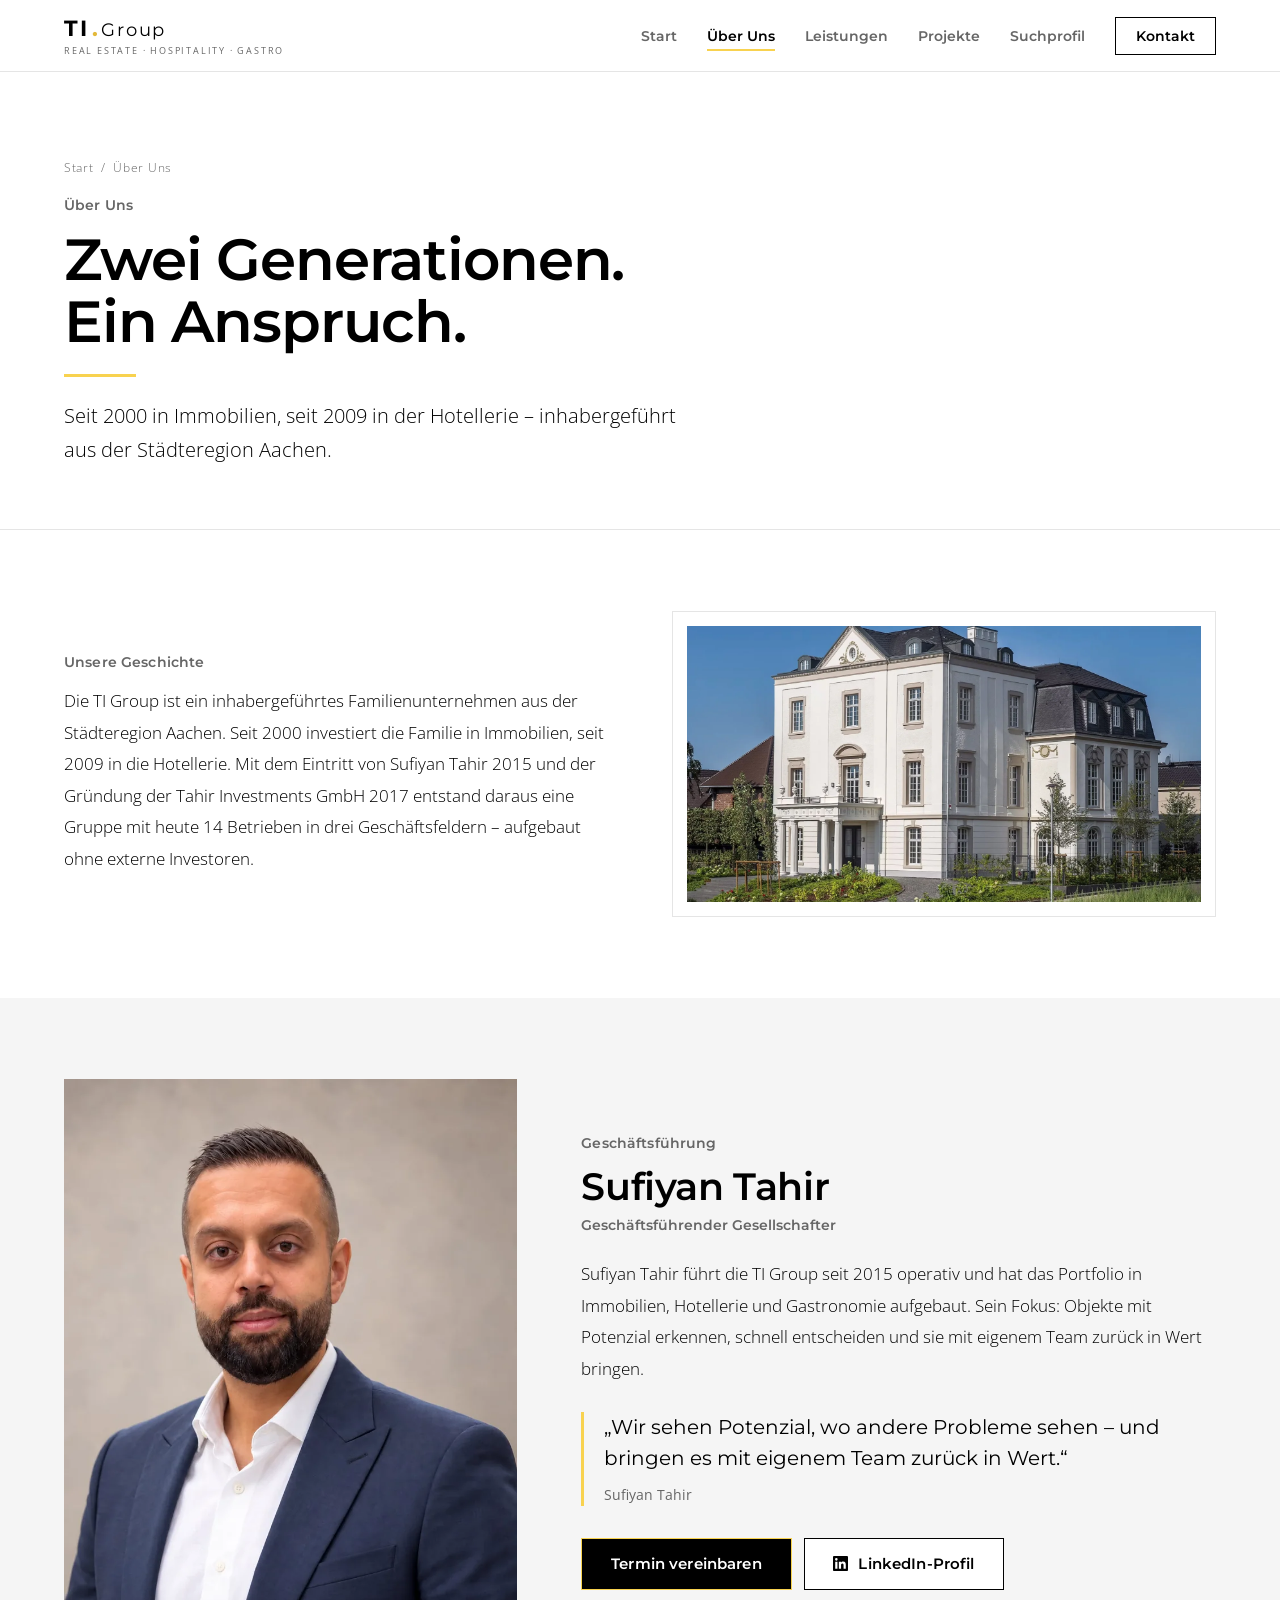
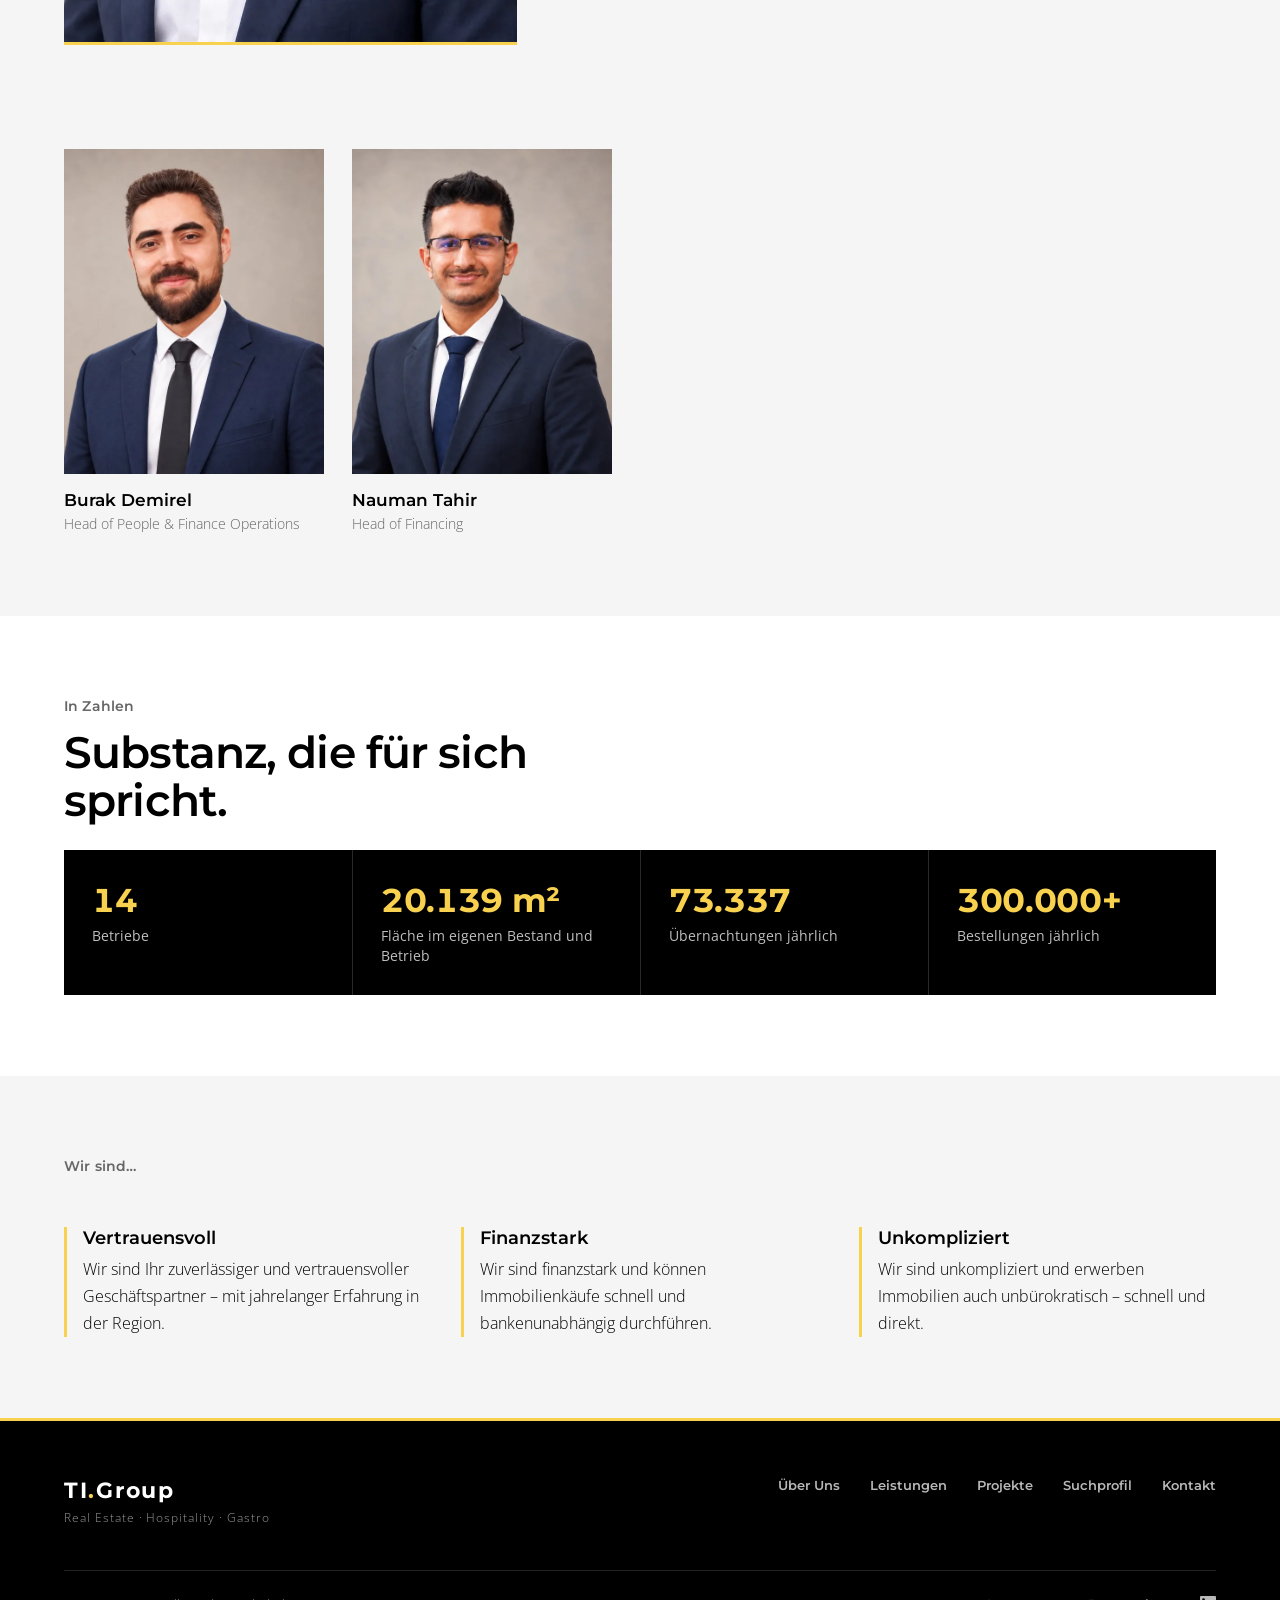
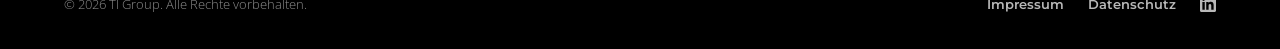
<file: ueber-uns.html>
<!DOCTYPE html>
<html lang="de">
<head>
<meta charset="UTF-8" />
<meta name="viewport" content="width=device-width, initial-scale=1" />
<title>Über uns – TI Group</title>
<meta name="description" content="Inhabergeführtes Familienunternehmen aus der Städteregion Aachen: seit 2000 in Immobilien, seit 2009 in der Hotellerie, heute 14 Betriebe." />
<meta name="theme-color" content="#FFFFFF" />
<link rel="icon" href="favicon.svg" type="image/svg+xml" />
<link rel="icon" href="favicon-32.png" type="image/png" sizes="32x32" />
<link rel="apple-touch-icon" href="apple-touch-icon.png" />
<link rel="preload" href="assets/fonts/montserrat-latin.woff2" as="font" type="font/woff2" crossorigin />
<link rel="preload" href="assets/fonts/open-sans-latin.woff2" as="font" type="font/woff2" crossorigin />
<link rel="stylesheet" href="assets/fonts.css" />
<link rel="stylesheet" href="assets/styles.css" />
</head>
<body>
  <header id="header">
    <a class="logo-wrap" href="index.html" aria-label="TI Group Startseite">
      <div class="logo-row"><span class="logo-ti">TI</span><span class="logo-dot">.</span><span class="logo-group">Group</span></div>
      <div class="logo-tag">Real Estate · Hospitality · Gastro</div>
    </a>
    <nav class="nav-desktop" aria-label="Hauptnavigation">
      <a class="nav-btn" href="index.html">Start</a>
      <a class="nav-btn active" href="ueber-uns.html">Über Uns</a>
      <a class="nav-btn" href="leistungen.html">Leistungen</a>
      <a class="nav-btn" href="projekte.html">Projekte</a>
      <a class="nav-btn" href="suchprofil.html">Suchprofil</a>
      <a class="nav-btn nav-cta" href="kontakt.html">Kontakt</a>
    </nav>
    <button class="burger" aria-label="Menü öffnen" aria-expanded="false"><span></span><span></span><span></span></button>
  </header>
  <div class="mobile-menu" id="mobileMenu">
    <a href="index.html">Start</a><a href="ueber-uns.html">Über Uns</a><a href="leistungen.html">Leistungen</a><a href="projekte.html">Projekte</a><a href="suchprofil.html">Suchprofil</a><a href="kontakt.html">Kontakt</a>
  </div>

  <section class="page-hero">
    <div class="crumb"><a href="index.html">Start</a> &nbsp;/&nbsp; Über Uns</div>
    <div class="label">Über Uns</div>
    <h1>Zwei Generationen.<br>Ein Anspruch.</h1>
    <p class="lead">Seit 2000 in Immobilien, seit 2009 in der Hotellerie – inhabergeführt aus der Städteregion Aachen.</p>
  </section>

  <main>
    <section class="sec-light pad">
      <div class="wrap split">
        <div class="reveal">
          <div class="label">Unsere Geschichte</div>
          <p class="text">Die TI Group ist ein inhabergeführtes Familienunternehmen aus der Städteregion Aachen. Seit 2000 investiert die Familie in Immobilien, seit 2009 in die Hotellerie. Mit dem Eintritt von Sufiyan Tahir 2015 und der Gründung der Tahir Investments GmbH 2017 entstand daraus eine Gruppe mit heute 14 Betrieben in drei Geschäftsfeldern – aufgebaut ohne externe Investoren.</p>
        </div>
        <div class="reveal d1">
          <img class="photo-frame" src="assets/bilder/kaisersruh.webp" width="1600" height="900" loading="lazy" decoding="async" alt="Kaisersruh: weiße Villa mit Säulenportal, Mansarddach und Gartenanlage">
        </div>
      </div>
    </section>

    <!-- GESCHÄFTSFÜHRUNG -->
    <section class="sec-tint pad" id="geschaeftsfuehrung">
      <div class="wrap">
        <div class="gf-grid">
          <div class="gf-photo reveal">
            <img src="assets/team/sufiyan-tahir.webp" width="800" height="1000" loading="lazy" decoding="async" alt="Porträt von Sufiyan Tahir, Geschäftsführender Gesellschafter der TI Group">
          </div>
          <div class="gf-text reveal d1">
            <div class="label">Geschäftsführung</div>
            <h2 class="gf-name">Sufiyan Tahir</h2>
            <div class="gf-role">Geschäftsführender Gesellschafter</div>
            <p class="text">Sufiyan Tahir führt die TI Group seit 2015 operativ und hat das Portfolio in Immobilien, Hotellerie und Gastronomie aufgebaut. Sein Fokus: Objekte mit Potenzial erkennen, schnell entscheiden und sie mit eigenem Team zurück in Wert bringen.</p>
            <blockquote class="gf-quote">„Wir sehen Potenzial, wo andere Probleme sehen – und bringen es mit eigenem Team zurück in Wert.“<cite>Sufiyan Tahir</cite></blockquote>
            <div class="gf-actions">
              <a class="btn btn-primary js-mail" data-mail="info" data-subject="Terminanfrage" data-keep-text>Termin vereinbaren</a>
              <a class="btn btn-ghost gf-li" href="https://www.linkedin.com/in/sufiyantahir/" target="_blank" rel="noopener"><svg width="15" height="15" viewBox="0 0 24 24" fill="currentColor" aria-hidden="true"><path d="M20.447 20.452h-3.554v-5.569c0-1.328-.027-3.037-1.852-3.037-1.853 0-2.136 1.445-2.136 2.939v5.667H9.351V9h3.414v1.561h.046c.477-.9 1.637-1.85 3.37-1.85 3.601 0 4.267 2.37 4.267 5.455v6.286zM5.337 7.433a2.064 2.064 0 1 1 0-4.128 2.064 2.064 0 0 1 0 4.128zM7.119 20.452H3.555V9h3.564v11.452zM22.225 0H1.771C.792 0 0 .774 0 1.729v20.542C0 23.227.792 24 1.771 24h20.451C23.2 24 24 23.227 24 22.271V1.729C24 .774 23.2 0 22.222 0h.003z"/></svg><span>LinkedIn-Profil</span></a>
            </div>
          </div>
        </div>

        <div class="team">
          <div class="label reveal">Führungsteam</div>
          <div class="team-grid">
            <div class="team-card reveal">
              <img src="assets/team/burak-demirel.webp" width="600" height="750" loading="lazy" decoding="async" alt="Porträt von Burak Demirel">
              <div class="team-name">Burak Demirel</div>
              <div class="team-role">Head of People &amp; Finance Operations</div>
            </div>
            <div class="team-card reveal d1">
              <img src="assets/team/nauman-tahir.webp" width="600" height="750" loading="lazy" decoding="async" alt="Porträt von Nauman Tahir">
              <div class="team-name">Nauman Tahir</div>
              <div class="team-role">Head of Financing</div>
            </div>
          </div>
        </div>
      </div>
    </section>

    <section class="sec-light pad">
      <div class="wrap">
        <div class="reveal"><div class="label">In Zahlen</div><h2 class="heading">Substanz, die für sich spricht.</h2></div>
        <div class="stats-grid stats-4 reveal d1">
          <div class="stat-item"><div class="stat-value">14</div><div class="stat-label">Betriebe</div></div>
          <div class="stat-item"><div class="stat-value">20.139 m²</div><div class="stat-label">Fläche im eigenen Bestand und Betrieb</div></div>
          <div class="stat-item"><div class="stat-value">73.337</div><div class="stat-label">Übernachtungen jährlich</div></div>
          <div class="stat-item"><div class="stat-value">300.000+</div><div class="stat-label">Bestellungen jährlich</div></div>
        </div>
      </div>
    </section>

    <section class="sec-tint pad">
      <div class="wrap">
        <div class="reveal"><div class="label">Wir sind…</div></div>
        <div class="features-grid">
          <div class="feature-item reveal"><span class="feature-arrow">›</span><div><div class="feature-title">Vertrauensvoll</div><div class="feature-desc">Wir sind Ihr zuverlässiger und vertrauensvoller Geschäftspartner – mit jahrelanger Erfahrung in der Region.</div></div></div>
          <div class="feature-item reveal d1"><span class="feature-arrow">›</span><div><div class="feature-title">Finanzstark</div><div class="feature-desc">Wir sind finanzstark und können Immobilienkäufe schnell und bankenunabhängig durchführen.</div></div></div>
          <div class="feature-item reveal d2"><span class="feature-arrow">›</span><div><div class="feature-title">Unkompliziert</div><div class="feature-desc">Wir sind unkompliziert und erwerben Immobilien auch unbürokratisch – schnell und direkt.</div></div></div>
        </div>
      </div>
    </section>


  </main>

  <footer>
    <div class="wrap">
      <div class="footer-top">
        <div><div class="footer-logo">TI<span>.</span>Group</div><div class="footer-tag">Real Estate · Hospitality · Gastro</div></div>
        <div class="footer-links"><a class="footer-link" href="ueber-uns.html">Über Uns</a><a class="footer-link" href="leistungen.html">Leistungen</a><a class="footer-link" href="projekte.html">Projekte</a><a class="footer-link" href="suchprofil.html">Suchprofil</a><a class="footer-link" href="kontakt.html">Kontakt</a></div>
      </div>
      <div class="footer-bottom">
        <div class="footer-copy">© <span id="year">2026</span> TI Group. Alle Rechte vorbehalten.</div>
        <div style="display:flex;gap:24px"><a class="footer-link" href="impressum.html">Impressum</a><a class="footer-link" href="datenschutz.html">Datenschutz</a><a class="footer-link footer-social" href="https://www.linkedin.com/in/sufiyantahir/" target="_blank" rel="noopener" aria-label="Sufiyan Tahir auf LinkedIn"><svg width="16" height="16" viewBox="0 0 24 24" fill="currentColor" aria-hidden="true"><path d="M20.447 20.452h-3.554v-5.569c0-1.328-.027-3.037-1.852-3.037-1.853 0-2.136 1.445-2.136 2.939v5.667H9.351V9h3.414v1.561h.046c.477-.9 1.637-1.85 3.37-1.85 3.601 0 4.267 2.37 4.267 5.455v6.286zM5.337 7.433a2.064 2.064 0 1 1 0-4.128 2.064 2.064 0 0 1 0 4.128zM7.119 20.452H3.555V9h3.564v11.452zM22.225 0H1.771C.792 0 0 .774 0 1.729v20.542C0 23.227.792 24 1.771 24h20.451C23.2 24 24 23.227 24 22.271V1.729C24 .774 23.2 0 22.222 0h.003z"/></svg></a></div>
      </div>
    </div>
  </footer>


  <script src="assets/main.js"></script>
</body>
</html>
</file>
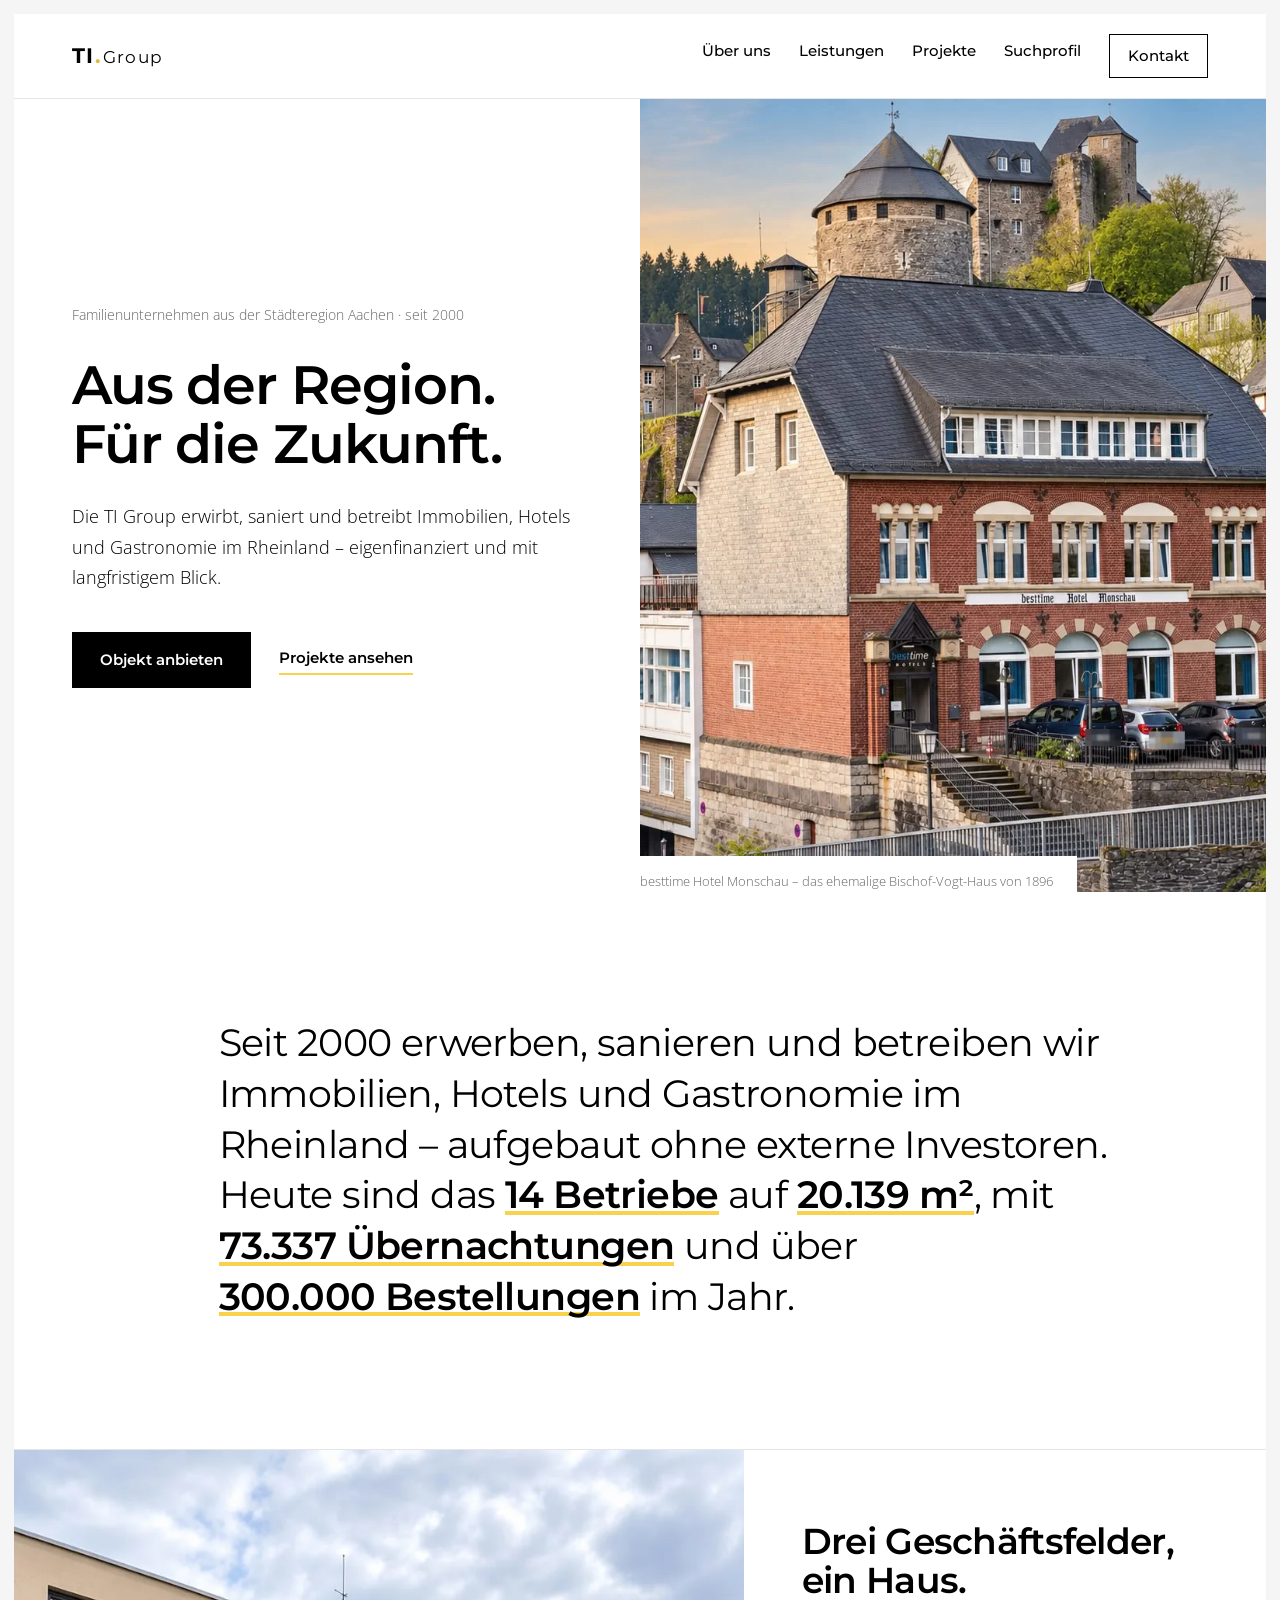
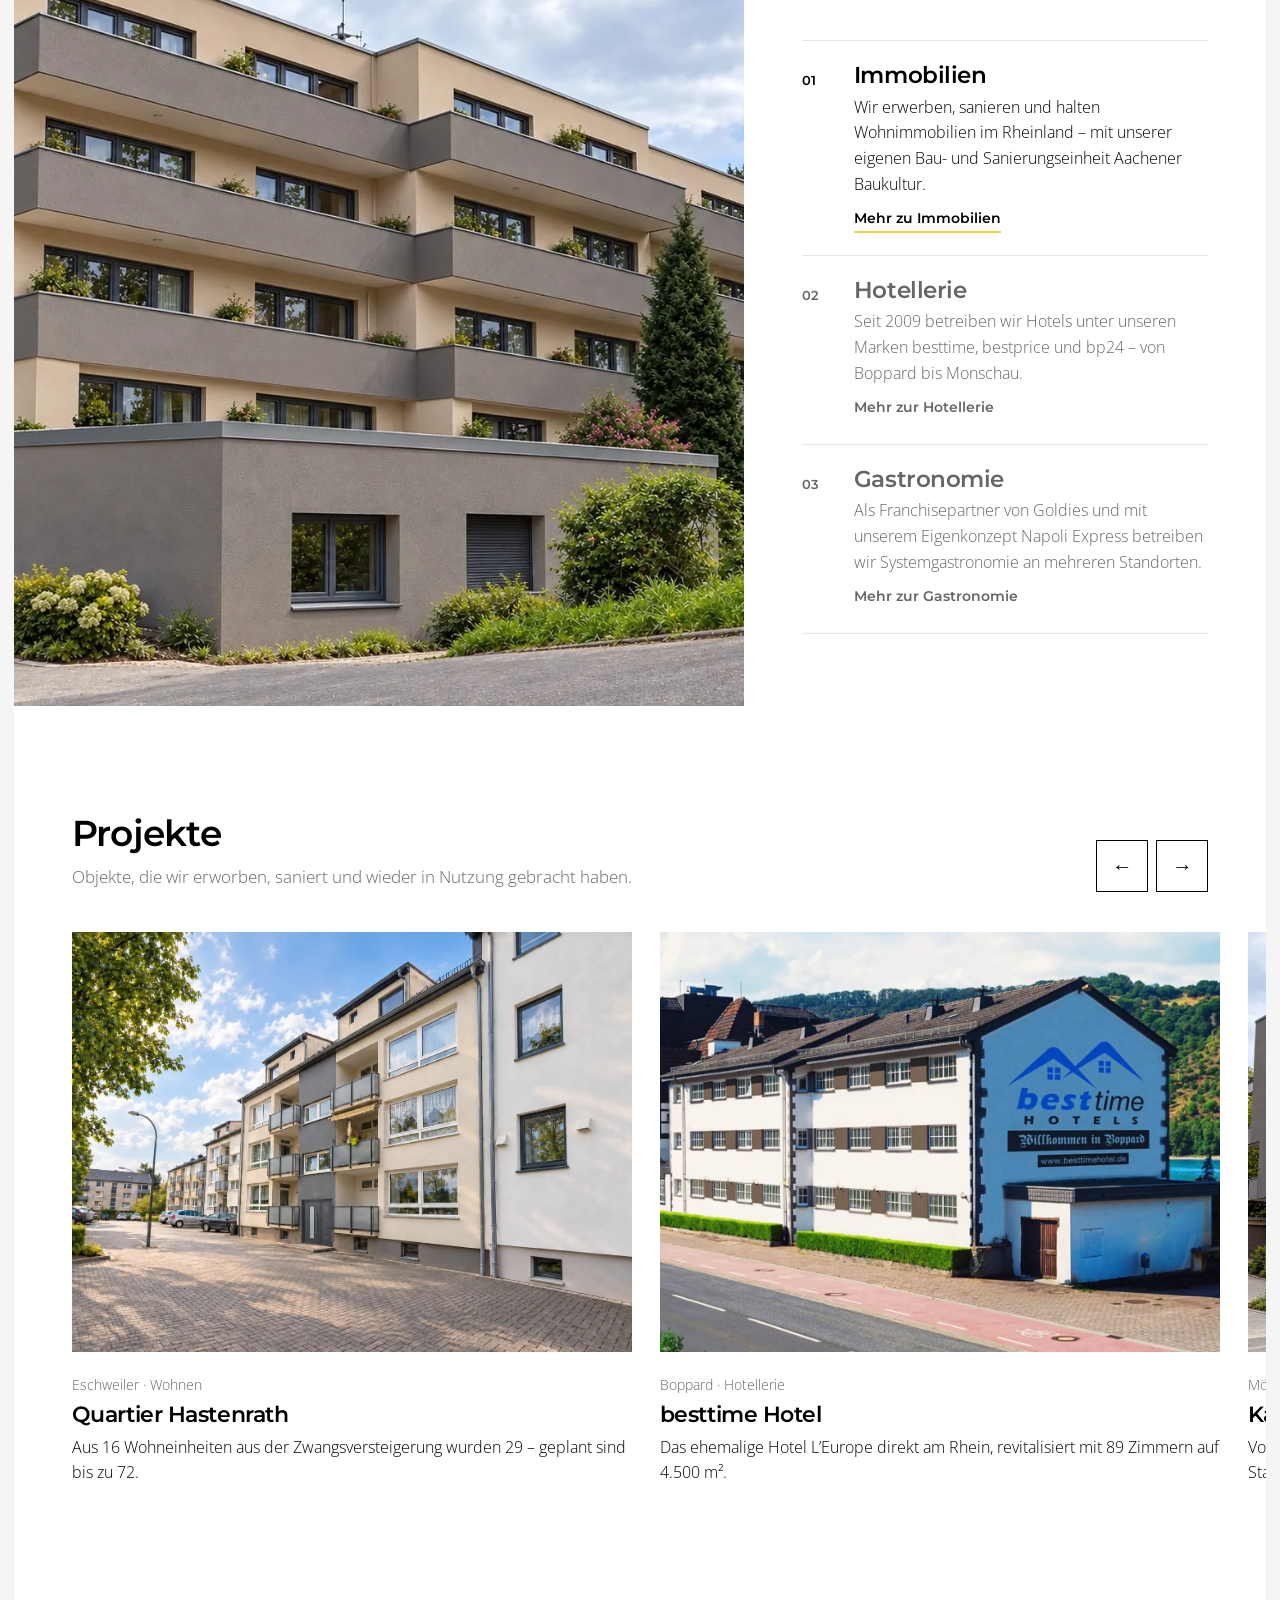
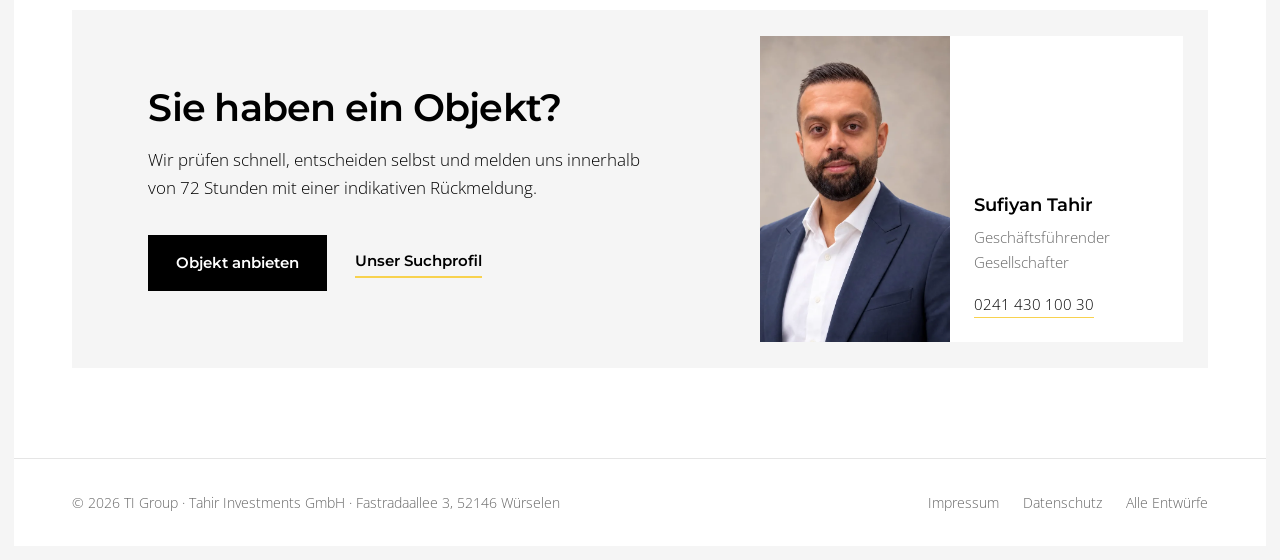
<file: entwurf/entwurf-1-expose.html>
<!DOCTYPE html>
<html lang="de">
<head>
<meta charset="UTF-8" />
<meta name="viewport" content="width=device-width, initial-scale=1" />
<title>Entwurf 1 · Exposé – TI Group</title>
<meta name="robots" content="noindex" />
<link rel="icon" href="../favicon.svg" type="image/svg+xml" />
<link rel="stylesheet" href="../assets/fonts.css" />
<style>
/* Entwurf 1 „Exposé“: Die Seite liegt wie ein gedrucktes Exposé in einem hellgrauen Passepartout.
   Keine schwarzen Flächen. Schwarz nur für Schrift, Gold nur als feine Linie und Unterstreichung. */
:root {
  --black: #000; --white: #fff; --gold: #F8D24F; --gold-deep: #E3B93A; --grey: #F5F5F5; --grey-text: #666; --line: #E5E5E5;
  --head: 'Montserrat', Arial, sans-serif; --sans: 'Open Sans', Arial, sans-serif;
  --frame: clamp(8px, 1.1vw, 16px); --g: clamp(20px, 4.5vw, 64px);
}
* { margin: 0; padding: 0; box-sizing: border-box; }
html { scroll-behavior: smooth; }
body { background: var(--grey); color: var(--black); font: 300 17px/1.7 var(--sans); }
a { color: inherit; text-decoration: none; }
img { display: block; max-width: 100%; height: auto; }
h1, h2, h3 { font-family: var(--head); font-weight: 600; letter-spacing: -0.02em; line-height: 1.1; }

.sheet { background: var(--white); margin: var(--frame); }

/* Kopfzeile: ruhig, Navigation in normaler Schreibweise statt gesperrter Versalien */
.top { position: sticky; top: 0; z-index: 20; display: flex; align-items: center; justify-content: space-between; gap: 24px; padding: 20px var(--g); background: rgba(255,255,255,.96); border-bottom: 1px solid var(--line); }
.logo { font-family: var(--head); font-weight: 700; font-size: 1.3rem; letter-spacing: .08em; }
.logo span { color: var(--gold-deep); }
.logo small { font-weight: 400; letter-spacing: .08em; }
.nav { display: flex; gap: 28px; font-family: var(--head); font-weight: 500; font-size: 15px; }
.nav a { padding: 4px 0; border-bottom: 2px solid transparent; }
.nav a:hover { border-color: var(--gold); }
.nav .call { border: 1px solid var(--black); padding: 8px 18px; }
.nav .call:hover { border-color: var(--black); background: var(--grey); }

/* Hero: Text links, großes Foto bis an den Rand */
.hero { display: grid; grid-template-columns: 6fr 6fr; min-height: calc(100svh - 2 * var(--frame) - 78px); }
.hero-text { padding: clamp(48px, 9vh, 120px) var(--g); display: flex; flex-direction: column; justify-content: center; }
.kicker { font-size: 14px; color: var(--grey-text); margin-bottom: 28px; }
.hero h1 { font-size: clamp(2.6rem, 4.2vw, 4.4rem); margin-bottom: 28px; }
.lead { font-size: 1.12rem; max-width: 30em; margin-bottom: 40px; }
.actions { display: flex; flex-wrap: wrap; gap: 28px; align-items: center; }
.btn { display: inline-block; font-family: var(--head); font-weight: 600; font-size: 15px; padding: 15px 28px; background: var(--black); color: var(--white); transition: background .2s, color .2s; }
.btn:hover { background: var(--gold); color: var(--black); }
.link { font-family: var(--head); font-weight: 600; font-size: 15px; border-bottom: 2px solid var(--gold); padding-bottom: 3px; }
.link:hover { border-color: var(--black); }
.hero-img { position: relative; margin: 0; }
.hero-img img { width: 100%; height: 100%; object-fit: cover; }
.hero-img figcaption { position: absolute; left: 0; bottom: 0; background: var(--white); padding: 14px 24px 0 0; font-size: 13px; color: var(--grey-text); max-width: 80%; }

/* Kennzahlen im Satz statt in Kästen */
.statement { padding: clamp(80px, 14vh, 160px) var(--g); }
.statement p { font-family: var(--head); font-weight: 400; font-size: clamp(1.5rem, 3vw, 2.6rem); line-height: 1.32; letter-spacing: -0.015em; max-width: 24em; margin-left: auto; margin-right: 6%; }
.statement b { font-weight: 600; background: linear-gradient(var(--gold), var(--gold)) 0 92% / 100% 4px no-repeat; }
.statement .src { display: block; margin-top: 28px; font: 400 14px/1.5 var(--sans); color: var(--grey-text); letter-spacing: 0; }

/* Geschäftsfelder: Bild links wechselt mit der Auswahl rechts */
.fields { display: grid; grid-template-columns: 7fr 5fr; border-top: 1px solid var(--line); }
.fields-media { position: relative; min-height: 640px; background: var(--grey); }
.fields-media > * { position: absolute; inset: 0; width: 100%; height: 100%; object-fit: cover; opacity: 0; transition: opacity .5s; }
.fields-media > .on { opacity: 1; }
.brand-media { display: flex; flex-direction: column; justify-content: center; gap: 6px; padding: 0 12%; font-family: var(--head); font-weight: 600; font-size: clamp(2rem, 4vw, 3.4rem); letter-spacing: -0.02em; line-height: 1.1; }
.brand-media small { font: 400 15px/1.5 var(--sans); color: var(--grey-text); margin-top: 18px; letter-spacing: 0; }
.fields-list { padding: clamp(48px, 8vh, 96px) var(--g); }
.fields-list h2 { font-size: clamp(1.8rem, 2.8vw, 2.5rem); margin-bottom: 40px; }
.field { display: grid; grid-template-columns: 40px 1fr; gap: 0 12px; padding: 22px 0; border-top: 1px solid var(--line); color: var(--grey-text); transition: color .25s; }
.field:last-child { border-bottom: 1px solid var(--line); }
.field .n { font-family: var(--head); font-weight: 600; font-size: 13px; padding-top: 6px; }
.field h3 { font-size: 1.45rem; margin-bottom: 6px; }
.field p { font-size: 15.5px; line-height: 1.65; }
.field .more { display: inline-block; margin-top: 10px; font-family: var(--head); font-weight: 600; font-size: 14px; border-bottom: 2px solid transparent; }
.field.on { color: var(--black); }
.field.on .more { border-color: var(--gold); }

/* Projekte: Wischleiste */
.projects { padding: clamp(80px, 12vh, 140px) 0; }
.projects-head { display: flex; align-items: end; justify-content: space-between; gap: 24px; padding: 0 var(--g); margin-bottom: 40px; }
.projects-head h2 { font-size: clamp(1.8rem, 2.8vw, 2.5rem); }
.projects-head p { color: var(--grey-text); margin-top: 10px; max-width: 34em; }
.arrows { display: flex; gap: 8px; }
.arrows button { width: 52px; height: 52px; border: 1px solid var(--black); background: var(--white); font-size: 20px; cursor: pointer; }
.arrows button:hover { background: var(--grey); }
.strip { display: flex; gap: 28px; overflow-x: auto; scroll-snap-type: x mandatory; padding: 0 var(--g) 18px; scroll-padding: 0 var(--g); scrollbar-width: thin; }
.proj { flex: 0 0 min(560px, 82vw); scroll-snap-align: start; }
.proj img { width: 100%; aspect-ratio: 4 / 3; object-fit: cover; }
.proj-meta { padding-top: 18px; }
.proj-meta .place { font-size: 14px; color: var(--grey-text); }
.proj-meta h3 { font-size: 1.35rem; margin: 4px 0 8px; }
.proj-meta p { font-size: 15.5px; line-height: 1.6; }
.proj:hover h3 { text-decoration: underline; text-decoration-color: var(--gold); text-decoration-thickness: 2px; text-underline-offset: 5px; }

/* Ansprechpartner statt CTA-Balken */
.contact { margin: 0 var(--g) clamp(64px, 10vh, 120px); background: var(--grey); display: grid; grid-template-columns: 7fr 5fr; align-items: stretch; }
.contact-text { padding: clamp(40px, 6vw, 80px); }
.contact-text h2 { font-size: clamp(1.8rem, 3vw, 2.6rem); margin-bottom: 16px; }
.contact-text p { max-width: 30em; margin-bottom: 32px; }
.person { display: grid; grid-template-columns: 45% 1fr; background: var(--white); margin: clamp(16px, 2vw, 28px); }
.person img { width: 100%; height: 100%; object-fit: cover; object-position: top; aspect-ratio: 4 / 5; }
.person div { padding: 24px; display: flex; flex-direction: column; justify-content: flex-end; gap: 4px; font-size: 15px; }
.person strong { font-family: var(--head); font-weight: 600; font-size: 1.15rem; }
.person span { color: var(--grey-text); margin-bottom: 12px; }
.person a { border-bottom: 1px solid var(--gold); align-self: flex-start; }

.foot { border-top: 1px solid var(--line); padding: 32px var(--g); display: flex; justify-content: space-between; flex-wrap: wrap; gap: 16px; font-size: 14px; color: var(--grey-text); }
.foot nav { display: flex; gap: 24px; flex-wrap: wrap; }
.foot a:hover { color: var(--black); }

:focus-visible { outline: 2px solid var(--black); outline-offset: 3px; }

@media (max-width: 960px) {
  .nav a:not(.call) { display: none; }
  .hero, .fields, .contact { grid-template-columns: 1fr; }
  .hero { min-height: 0; }
  .statement p { font-size: 1.35rem; }
  .hero-img { order: -1; }
  .hero-img img { aspect-ratio: 4 / 3; height: auto; }
  .fields-media { min-height: 0; aspect-ratio: 4 / 3; }
  .field { color: var(--black); }
  .projects-head { align-items: start; flex-direction: column; }
  .arrows { display: none; }
  .statement p { margin: 0; }
  .contact { margin-left: 0; margin-right: 0; }
}
</style>
</head>
<body>
<div class="sheet">
  <header class="top">
    <a class="logo" href="../index.html">TI<span>.</span><small>Group</small></a>
    <nav class="nav" aria-label="Hauptnavigation">
      <a href="../ueber-uns.html">Über uns</a>
      <a href="../leistungen.html">Leistungen</a>
      <a href="../projekte.html">Projekte</a>
      <a href="../suchprofil.html">Suchprofil</a>
      <a class="call" href="../kontakt.html">Kontakt</a>
    </nav>
  </header>

  <section class="hero">
    <div class="hero-text">
      <p class="kicker">Familienunternehmen aus der Städteregion Aachen · seit 2000</p>
      <h1>Aus der Region.<br>Für die Zukunft.</h1>
      <p class="lead">Die TI Group erwirbt, saniert und betreibt Immobilien, Hotels und Gastronomie im Rheinland – eigenfinanziert und mit langfristigem Blick.</p>
      <div class="actions">
        <a class="btn" href="../suchprofil.html">Objekt anbieten</a>
        <a class="link" href="../projekte.html">Projekte ansehen</a>
      </div>
    </div>
    <figure class="hero-img">
      <img src="../assets/projekte/besttime-monschau.webp" width="1365" height="1024" alt="besttime Hotel in Monschau: denkmalgeschütztes Backsteingebäude von 1896 unterhalb der Burg Monschau">
      <figcaption>besttime Hotel Monschau – das ehemalige Bischof-Vogt-Haus von 1896</figcaption>
    </figure>
  </section>

  <section class="statement">
    <p>Seit 2000 erwerben, sanieren und betreiben wir Immobilien, Hotels und Gastronomie im Rheinland – aufgebaut ohne externe Investoren. Heute sind das <b>14&nbsp;Betriebe</b> auf <b>20.139&nbsp;m²</b>, mit <b>73.337&nbsp;Übernachtungen</b> und über <b>300.000&nbsp;Bestellungen</b> im Jahr.</p>
  </section>

  <section class="fields">
    <div class="fields-media" aria-hidden="true">
      <img class="on" data-f="0" src="../assets/projekte/kammerhof-moenchengladbach.webp" alt="">
      <img data-f="1" src="../assets/projekte/besttime-boppard.webp" alt="">
      <div class="brand-media" data-f="2"><span>Goldies</span><span>Napoli Express</span><small>Franchisepartner und Eigenkonzept</small></div>
    </div>
    <div class="fields-list">
      <h2>Drei Geschäftsfelder,<br>ein Haus.</h2>
      <a class="field on" data-f="0" href="../leistungen.html#immobilien"><span class="n">01</span><div><h3>Immobilien</h3><p>Wir erwerben, sanieren und halten Wohnimmobilien im Rheinland – mit unserer eigenen Bau- und Sanierungseinheit Aachener Baukultur.</p><span class="more">Mehr zu Immobilien</span></div></a>
      <a class="field" data-f="1" href="../leistungen.html#hotellerie"><span class="n">02</span><div><h3>Hotellerie</h3><p>Seit 2009 betreiben wir Hotels unter unseren Marken besttime, bestprice und bp24 – von Boppard bis Monschau.</p><span class="more">Mehr zur Hotellerie</span></div></a>
      <a class="field" data-f="2" href="../leistungen.html#gastronomie"><span class="n">03</span><div><h3>Gastronomie</h3><p>Als Franchisepartner von Goldies und mit unserem Eigenkonzept Napoli Express betreiben wir Systemgastronomie an mehreren Standorten.</p><span class="more">Mehr zur Gastronomie</span></div></a>
    </div>
  </section>

  <section class="projects">
    <div class="projects-head">
      <div><h2>Projekte</h2><p>Objekte, die wir erworben, saniert und wieder in Nutzung gebracht haben.</p></div>
      <div class="arrows"><button type="button" data-dir="-1" aria-label="Vorheriges Projekt">←</button><button type="button" data-dir="1" aria-label="Nächstes Projekt">→</button></div>
    </div>
    <div class="strip" id="strip">
      <a class="proj" href="../projekte.html"><img src="../assets/projekte/quartier-hastenrath.webp" width="1365" height="1024" loading="lazy" alt="Quartier Hastenrath in Eschweiler"><div class="proj-meta"><span class="place">Eschweiler · Wohnen</span><h3>Quartier Hastenrath</h3><p>Aus 16 Wohneinheiten aus der Zwangsversteigerung wurden 29 – geplant sind bis zu 72.</p></div></a>
      <a class="proj" href="../projekte.html"><img src="../assets/projekte/besttime-boppard.webp" width="1365" height="1024" loading="lazy" alt="besttime Hotel in Boppard am Rhein"><div class="proj-meta"><span class="place">Boppard · Hotellerie</span><h3>besttime Hotel</h3><p>Das ehemalige Hotel L’Europe direkt am Rhein, revitalisiert mit 89 Zimmern auf 4.500 m².</p></div></a>
      <a class="proj" href="../projekte.html"><img src="../assets/projekte/kammerhof-moenchengladbach.webp" width="1365" height="1024" loading="lazy" alt="Kammerhof in Mönchengladbach"><div class="proj-meta"><span class="place">Mönchengladbach · Wohnen</span><h3>Kammerhof</h3><p>Vom „Worst Performing Building“ zu 28 Wohneinheiten nach KfW-55-EE-Standard.</p></div></a>
      <a class="proj" href="../projekte.html"><img src="../assets/projekte/neustrasse-eschweiler.webp" width="1365" height="1024" loading="lazy" alt="Wohn- und Geschäftshaus Neustraße in Eschweiler"><div class="proj-meta"><span class="place">Eschweiler · Wohn- und Geschäftshaus</span><h3>Neustraße</h3><p>Nach der Flut 2021 leerstehendes Kaufhaus – heute 770 m² Praxis und 672 m² Wohnen.</p></div></a>
      <a class="proj" href="../projekte.html"><img src="../assets/projekte/besttime-monschau.webp" width="1365" height="1024" loading="lazy" alt="besttime Hotel in Monschau"><div class="proj-meta"><span class="place">Monschau · Hotellerie</span><h3>besttime Hotel</h3><p>Denkmalgeschütztes Haus von 1896, umgenutzt zum Hotel mit 29 Zimmern.</p></div></a>
    </div>
  </section>

  <section class="contact">
    <div class="contact-text">
      <h2>Sie haben ein Objekt?</h2>
      <p>Wir prüfen schnell, entscheiden selbst und melden uns innerhalb von 72 Stunden mit einer indikativen Rückmeldung.</p>
      <div class="actions"><a class="btn" href="../kontakt.html?betreff=Objektangebot#kontakt-form">Objekt anbieten</a><a class="link" href="../suchprofil.html">Unser Suchprofil</a></div>
    </div>
    <div class="person">
      <img src="../assets/team/sufiyan-tahir.webp" width="800" height="1000" loading="lazy" alt="Porträt von Sufiyan Tahir">
      <div><strong>Sufiyan Tahir</strong><span>Geschäftsführender Gesellschafter</span><a href="tel:+4924143010030">0241 430 100 30</a></div>
    </div>
  </section>

  <footer class="foot">
    <span>© 2026 TI Group · Tahir Investments GmbH · Fastradaallee 3, 52146 Würselen</span>
    <nav><a href="../impressum.html">Impressum</a><a href="../datenschutz.html">Datenschutz</a><a href="index.html">Alle Entwürfe</a></nav>
  </footer>
</div>
<script>
  // Geschäftsfelder: Bild wechselt mit Maus oder Tastaturfokus
  document.querySelectorAll('.field').forEach(function (f) {
    function on() {
      var k = f.dataset.f;
      document.querySelectorAll('.field, .fields-media > *').forEach(function (el) { el.classList.toggle('on', el.dataset.f === k); });
    }
    f.addEventListener('mouseenter', on); f.addEventListener('focus', on);
  });
  // Projekte: Pfeile blättern um eine Karte
  var strip = document.getElementById('strip');
  document.querySelectorAll('.arrows button').forEach(function (b) {
    b.addEventListener('click', function () { strip.scrollBy({ left: b.dataset.dir * (strip.querySelector('.proj').offsetWidth + 28), behavior: 'smooth' }); });
  });
</script>
</body>
</html>
</file>
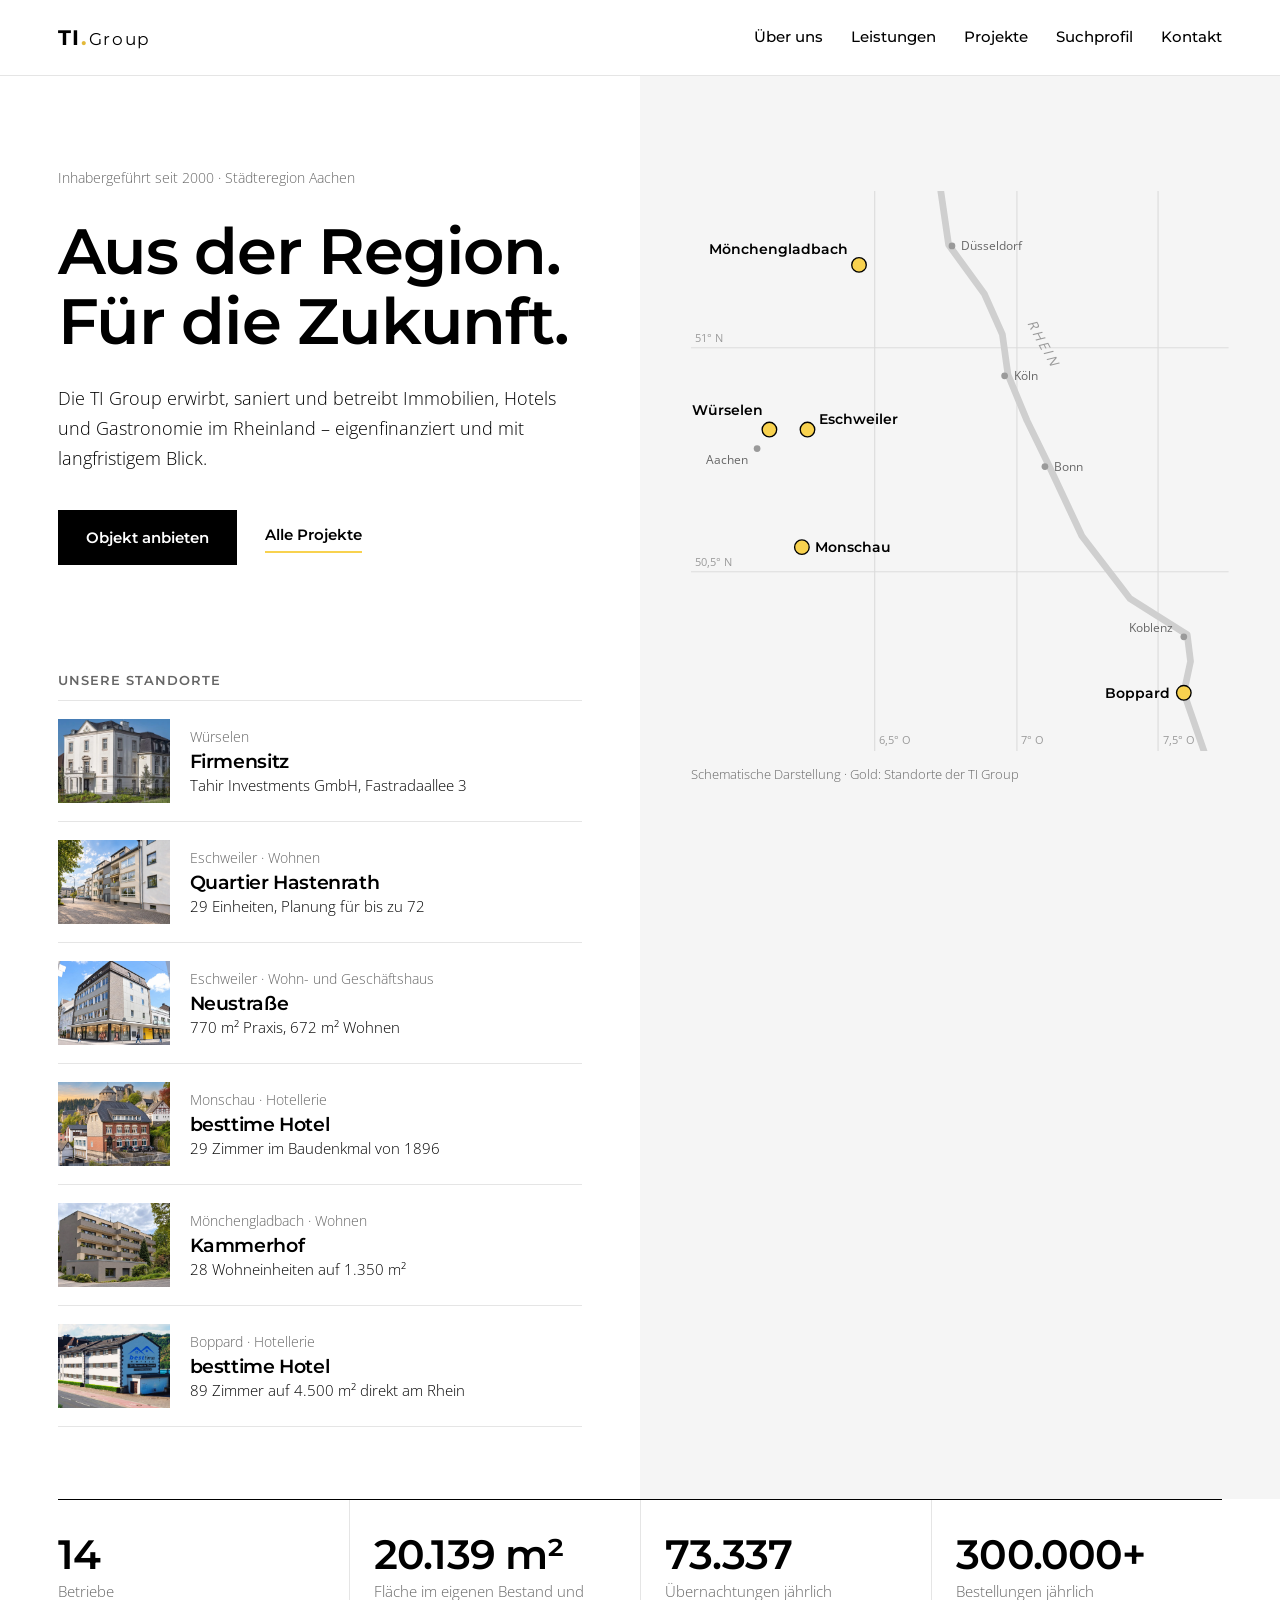
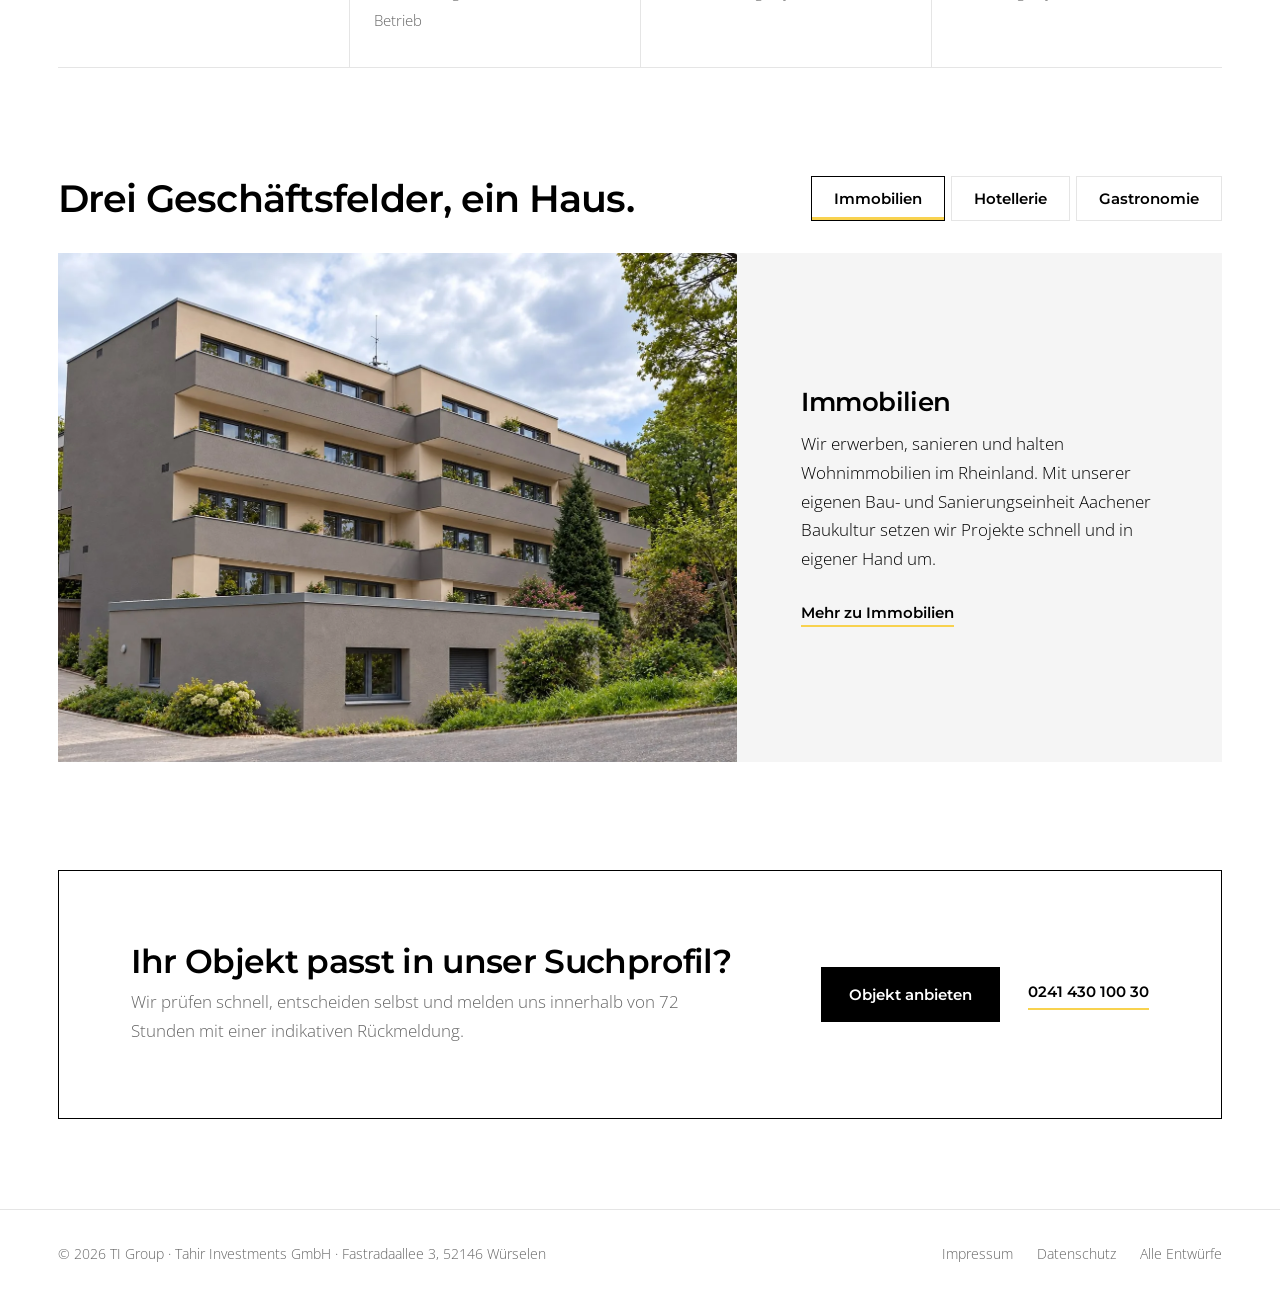
<file: entwurf/entwurf-2-standorte.html>
<!DOCTYPE html>
<html lang="de">
<head>
<meta charset="UTF-8" />
<meta name="viewport" content="width=device-width, initial-scale=1" />
<title>Entwurf 2 · Standorte – TI Group</title>
<meta name="robots" content="noindex" />
<link rel="icon" href="../favicon.svg" type="image/svg+xml" />
<link rel="stylesheet" href="../assets/fonts.css" />
<style>
/* Entwurf 2 „Standorte“: Die Startseite erzählt über eine eigene Karte des Rheinlands,
   wo die TI Group sitzt und was sie dort gebaut hat. Weiß, Hellgrau, Schwarz als Schrift,
   Gold nur für die Standortpunkte und Unterstreichungen. */
:root {
  --black: #000; --white: #fff; --gold: #F8D24F; --gold-deep: #E3B93A; --grey: #F5F5F5; --grey-text: #666; --line: #E5E5E5;
  --head: 'Montserrat', Arial, sans-serif; --sans: 'Open Sans', Arial, sans-serif;
  --g: clamp(20px, 4.5vw, 64px); --top: 76px;
}
* { margin: 0; padding: 0; box-sizing: border-box; }
html { scroll-behavior: smooth; }
body { background: var(--white); color: var(--black); font: 300 17px/1.7 var(--sans); }
a { color: inherit; text-decoration: none; }
img { display: block; max-width: 100%; height: auto; }
h1, h2, h3 { font-family: var(--head); font-weight: 600; letter-spacing: -0.02em; line-height: 1.1; }

.top { position: sticky; top: 0; z-index: 20; height: var(--top); display: flex; align-items: center; justify-content: space-between; padding: 0 var(--g); background: rgba(255,255,255,.96); border-bottom: 1px solid var(--line); }
.logo { font-family: var(--head); font-weight: 700; font-size: 1.3rem; letter-spacing: .08em; }
.logo span { color: var(--gold-deep); }
.logo small { font-weight: 400; }
.nav { display: flex; gap: 28px; font-family: var(--head); font-weight: 500; font-size: 15px; }
.nav a { padding: 4px 0; border-bottom: 2px solid transparent; }
.nav a:hover { border-color: var(--gold); }

/* Atlas: links Text und Standortliste, rechts die Karte – sie bleibt beim Scrollen stehen */
.atlas { display: grid; grid-template-columns: 1fr 1fr; }
.atlas-text { padding: clamp(56px, 10vh, 120px) var(--g) clamp(56px, 8vh, 96px); }
.kicker { font-size: 14px; color: var(--grey-text); margin-bottom: 26px; }
.atlas h1 { font-size: clamp(2.5rem, 5vw, 4.6rem); margin-bottom: 26px; }
.lead { font-size: 1.12rem; max-width: 30em; margin-bottom: 36px; }
.actions { display: flex; flex-wrap: wrap; gap: 28px; align-items: center; }
.btn { display: inline-block; font-family: var(--head); font-weight: 600; font-size: 15px; padding: 15px 28px; background: var(--black); color: var(--white); transition: background .2s, color .2s; }
.btn:hover { background: var(--gold); color: var(--black); }
.link { font-family: var(--head); font-weight: 600; font-size: 15px; border-bottom: 2px solid var(--gold); padding-bottom: 3px; }
.link:hover { border-color: var(--black); }

.places { margin-top: clamp(64px, 12vh, 128px); }
.places h2 { font-size: 13px; font-weight: 600; letter-spacing: .08em; text-transform: uppercase; color: var(--grey-text); margin-bottom: 12px; }
.place { display: grid; grid-template-columns: 112px 1fr; gap: 20px; align-items: center; padding: 18px 0; border-top: 1px solid var(--line); }
.places .place:last-child { border-bottom: 1px solid var(--line); }
.place img { width: 112px; aspect-ratio: 4 / 3; object-fit: cover; }
.place .ort { display: block; font-size: 14px; color: var(--grey-text); }
.place h3 { font-size: 1.2rem; margin: 2px 0; }
.place p { font-size: 15px; line-height: 1.5; }
.place.hq img { object-fit: cover; }
a.place:hover h3, .place.active h3 { text-decoration: underline; text-decoration-color: var(--gold); text-decoration-thickness: 2px; text-underline-offset: 5px; }

.atlas-map { background: var(--grey); }
.map-sticky { position: sticky; top: var(--top); height: calc(100svh - var(--top)); display: flex; flex-direction: column; justify-content: center; padding: clamp(24px, 4vw, 56px); }
.map-sticky svg { width: 100%; height: auto; max-height: 100%; }
.map-note { font-size: 13px; color: var(--grey-text); margin-top: 12px; }
.grid-l { stroke: #DCDCDC; stroke-width: 1; }
.grid-t { font: 400 10px var(--sans); fill: #9A9A9A; }
.river { fill: none; stroke: #CFCFCF; stroke-width: 6; stroke-linecap: round; stroke-linejoin: round; }
.river-t { font: italic 400 12px var(--sans); fill: #9A9A9A; letter-spacing: .2em; }
.ref circle { fill: #9A9A9A; }
.ref text { font: 400 11px var(--sans); fill: var(--grey-text); }
.loc circle { fill: var(--gold); stroke: var(--black); stroke-width: 1.2; transition: r .25s; }
.loc text { font: 600 12.5px var(--head); fill: var(--black); }
.loc.active circle { r: 10; }
.loc .halo { fill: none; stroke: var(--gold); stroke-width: 1; opacity: 0; }
.loc.active .halo { opacity: 1; }

/* Kennzahlen als ruhige Zeile */
.facts { display: grid; grid-template-columns: repeat(4, 1fr); border-top: 1px solid var(--black); border-bottom: 1px solid var(--line); margin: 0 var(--g); }
.fact { padding: 32px 24px 32px 0; }
.fact + .fact { padding-left: 24px; border-left: 1px solid var(--line); }
.fact b { display: block; font-family: var(--head); font-weight: 600; font-size: clamp(1.8rem, 3.2vw, 2.8rem); letter-spacing: -0.02em; line-height: 1.1; }
.fact span { font-size: 14.5px; color: var(--grey-text); }

/* Geschäftsfelder als Reiter */
.fields { padding: clamp(80px, 12vh, 140px) var(--g); }
.fields-head { display: flex; flex-wrap: wrap; align-items: end; justify-content: space-between; gap: 24px; margin-bottom: 32px; }
.fields-head h2 { font-size: clamp(1.8rem, 3vw, 2.6rem); }
.tabs { display: flex; gap: 6px; flex-wrap: wrap; }
.tab { font-family: var(--head); font-weight: 600; font-size: 15px; padding: 12px 22px; border: 1px solid var(--line); background: var(--white); cursor: pointer; }
.tab[aria-selected="true"] { border-color: var(--black); box-shadow: inset 0 -3px 0 var(--gold); }
.panel { display: grid; grid-template-columns: 7fr 5fr; gap: 0; background: var(--grey); }
.panel[hidden] { display: none; }
.panel img, .panel .brands { width: 100%; height: 100%; min-height: 420px; object-fit: cover; }
.panel .brands { display: flex; flex-direction: column; justify-content: center; padding: 0 10%; font-family: var(--head); font-weight: 600; font-size: clamp(2rem, 4vw, 3.2rem); line-height: 1.1; letter-spacing: -0.02em; background: var(--white); border: 1px solid var(--line); }
.panel-text { padding: clamp(32px, 5vw, 64px); align-self: center; }
.panel-text h3 { font-size: 1.6rem; margin-bottom: 14px; }
.panel-text p { margin-bottom: 24px; }

.contact { margin: 0 var(--g) clamp(64px, 10vh, 120px); padding: clamp(40px, 6vw, 72px); border: 1px solid var(--black); display: flex; flex-wrap: wrap; align-items: center; justify-content: space-between; gap: 32px; }
.contact h2 { font-size: clamp(1.6rem, 2.6vw, 2.2rem); margin-bottom: 8px; }
.contact p { color: var(--grey-text); max-width: 34em; }

.foot { border-top: 1px solid var(--line); padding: 32px var(--g); display: flex; justify-content: space-between; flex-wrap: wrap; gap: 16px; font-size: 14px; color: var(--grey-text); }
.foot nav { display: flex; gap: 24px; flex-wrap: wrap; }
.foot a:hover { color: var(--black); }
:focus-visible { outline: 2px solid var(--black); outline-offset: 3px; }

@media (max-width: 960px) {
  .nav a:not(:last-child) { display: none; }
  .atlas { grid-template-columns: 1fr; }
  .atlas-map { order: 2; }
  .atlas-text { display: contents; }
  .atlas-text > .intro { padding: 48px var(--g) 8px; order: 1; }
  .places { order: 3; padding: 0 var(--g) 48px; margin-top: 32px; }
  .map-sticky { position: static; height: auto; padding: 20px; }
  .facts { grid-template-columns: 1fr 1fr; }
  .fact:nth-child(3) { padding-left: 0; border-left: none; }
  .fact:nth-child(n+3) { border-top: 1px solid var(--line); }
  .panel { grid-template-columns: 1fr; }
  .panel img, .panel .brands { min-height: 0; aspect-ratio: 4 / 3; }
  .place { grid-template-columns: 88px 1fr; }
  .place img { width: 88px; }
}
</style>
</head>
<body>
  <header class="top">
    <a class="logo" href="../index.html">TI<span>.</span><small>Group</small></a>
    <nav class="nav" aria-label="Hauptnavigation">
      <a href="../ueber-uns.html">Über uns</a>
      <a href="../leistungen.html">Leistungen</a>
      <a href="../projekte.html">Projekte</a>
      <a href="../suchprofil.html">Suchprofil</a>
      <a href="../kontakt.html">Kontakt</a>
    </nav>
  </header>

  <section class="atlas">
    <div class="atlas-text">
      <div class="intro">
        <p class="kicker">Inhabergeführt seit 2000 · Städteregion Aachen</p>
        <h1>Aus der Region.<br>Für die Zukunft.</h1>
        <p class="lead">Die TI Group erwirbt, saniert und betreibt Immobilien, Hotels und Gastronomie im Rheinland – eigenfinanziert und mit langfristigem Blick.</p>
        <div class="actions"><a class="btn" href="../suchprofil.html">Objekt anbieten</a><a class="link" href="../projekte.html">Alle Projekte</a></div>
      </div>

      <div class="places">
        <h2>Unsere Standorte</h2>
        <div class="place hq" data-loc="wuerselen"><img src="../assets/bilder/kaisersruh.webp" width="1600" height="900" loading="lazy" alt="Kaisersruh: weiße Villa mit Säulenportal"><div><span class="ort">Würselen</span><h3>Firmensitz</h3><p>Tahir Investments GmbH, Fastradaallee 3</p></div></div>
        <a class="place" data-loc="eschweiler" href="../projekte.html"><img src="../assets/projekte/quartier-hastenrath.webp" width="1365" height="1024" loading="lazy" alt="Quartier Hastenrath"><div><span class="ort">Eschweiler · Wohnen</span><h3>Quartier Hastenrath</h3><p>29 Einheiten, Planung für bis zu 72</p></div></a>
        <a class="place" data-loc="eschweiler" href="../projekte.html"><img src="../assets/projekte/neustrasse-eschweiler.webp" width="1365" height="1024" loading="lazy" alt="Neustraße Eschweiler"><div><span class="ort">Eschweiler · Wohn- und Geschäftshaus</span><h3>Neustraße</h3><p>770 m² Praxis, 672 m² Wohnen</p></div></a>
        <a class="place" data-loc="monschau" href="../projekte.html"><img src="../assets/projekte/besttime-monschau.webp" width="1365" height="1024" loading="lazy" alt="besttime Hotel Monschau"><div><span class="ort">Monschau · Hotellerie</span><h3>besttime Hotel</h3><p>29 Zimmer im Baudenkmal von 1896</p></div></a>
        <a class="place" data-loc="mg" href="../projekte.html"><img src="../assets/projekte/kammerhof-moenchengladbach.webp" width="1365" height="1024" loading="lazy" alt="Kammerhof Mönchengladbach"><div><span class="ort">Mönchengladbach · Wohnen</span><h3>Kammerhof</h3><p>28 Wohneinheiten auf 1.350 m²</p></div></a>
        <a class="place" data-loc="boppard" href="../projekte.html"><img src="../assets/projekte/besttime-boppard.webp" width="1365" height="1024" loading="lazy" alt="besttime Hotel Boppard"><div><span class="ort">Boppard · Hotellerie</span><h3>besttime Hotel</h3><p>89 Zimmer auf 4.500 m² direkt am Rhein</p></div></a>
      </div>
    </div>

    <div class="atlas-map">
      <div class="map-sticky">
        <!-- Schematische Karte, maßstäblich nach Längen-/Breitengrad (5,85–7,75° O, 50,10–51,35° N) -->
        <svg viewBox="0 0 480 500" role="img" aria-label="Karte des Rheinlands mit den Standorten der TI Group: Würselen, Aachen, Eschweiler, Monschau, Mönchengladbach und Boppard">
          <g>
            <line class="grid-l" x1="0" y1="140" x2="480" y2="140"/><text class="grid-t" x="4" y="135">51° N</text>
            <line class="grid-l" x1="0" y1="340" x2="480" y2="340"/><text class="grid-t" x="4" y="335">50,5° N</text>
            <line class="grid-l" x1="164" y1="0" x2="164" y2="500"/><text class="grid-t" x="168" y="494">6,5° O</text>
            <line class="grid-l" x1="291" y1="0" x2="291" y2="500"/><text class="grid-t" x="295" y="494">7° O</text>
            <line class="grid-l" x1="417" y1="0" x2="417" y2="500"/><text class="grid-t" x="421" y="494">7,5° O</text>
          </g>
          <polyline class="river" points="223,0 230,48 262,92 278,128 283,164 300,205 319,244 349,308 392,364 443,396 446,420 440,448 458,500"/>
          <text class="river-t" x="300" y="118" transform="rotate(62 300 118)">RHEIN</text>
          <g class="ref">
            <circle cx="233" cy="49" r="3"/><text x="241" y="53">Düsseldorf</text>
            <circle cx="280" cy="165" r="3"/><text x="288" y="169">Köln</text>
            <circle cx="316" cy="246" r="3"/><text x="324" y="250">Bonn</text>
            <circle cx="440" cy="398" r="3"/><text x="430" y="394" text-anchor="end">Koblenz</text>
          </g>
          <g class="ref"><circle cx="59" cy="230" r="3"/><text x="51" y="244" text-anchor="end">Aachen</text></g>
          <g class="loc" data-loc="wuerselen"><circle class="halo" cx="70" cy="213" r="18"/><circle cx="70" cy="213" r="6.5"/><text x="64" y="200" text-anchor="end">Würselen</text></g>
          <g class="loc" data-loc="eschweiler"><circle class="halo" cx="104" cy="213" r="18"/><circle cx="104" cy="213" r="6.5"/><text x="114" y="208">Eschweiler</text></g>
          <g class="loc" data-loc="monschau"><circle class="halo" cx="99" cy="318" r="18"/><circle cx="99" cy="318" r="6.5"/><text x="111" y="322">Monschau</text></g>
          <g class="loc" data-loc="mg"><circle class="halo" cx="150" cy="66" r="18"/><circle cx="150" cy="66" r="6.5"/><text x="140" y="56" text-anchor="end">Mönchengladbach</text></g>
          <g class="loc" data-loc="boppard"><circle class="halo" cx="440" cy="448" r="18"/><circle cx="440" cy="448" r="6.5"/><text x="428" y="453" text-anchor="end">Boppard</text></g>
        </svg>
        <p class="map-note">Schematische Darstellung · Gold: Standorte der TI Group</p>
      </div>
    </div>
  </section>

  <div class="facts">
    <div class="fact"><b>14</b><span>Betriebe</span></div>
    <div class="fact"><b>20.139 m²</b><span>Fläche im eigenen Bestand und Betrieb</span></div>
    <div class="fact"><b>73.337</b><span>Übernachtungen jährlich</span></div>
    <div class="fact"><b>300.000+</b><span>Bestellungen jährlich</span></div>
  </div>

  <section class="fields">
    <div class="fields-head">
      <h2>Drei Geschäftsfelder, ein Haus.</h2>
      <div class="tabs" role="tablist" aria-label="Geschäftsfelder">
        <button class="tab" role="tab" id="t0" aria-controls="p0" aria-selected="true">Immobilien</button>
        <button class="tab" role="tab" id="t1" aria-controls="p1" aria-selected="false">Hotellerie</button>
        <button class="tab" role="tab" id="t2" aria-controls="p2" aria-selected="false">Gastronomie</button>
      </div>
    </div>
    <div class="panel" id="p0" role="tabpanel" aria-labelledby="t0">
      <img src="../assets/projekte/kammerhof-moenchengladbach.webp" width="1365" height="1024" loading="lazy" alt="Kammerhof in Mönchengladbach nach der Sanierung">
      <div class="panel-text"><h3>Immobilien</h3><p>Wir erwerben, sanieren und halten Wohnimmobilien im Rheinland. Mit unserer eigenen Bau- und Sanierungseinheit Aachener Baukultur setzen wir Projekte schnell und in eigener Hand um.</p><a class="link" href="../leistungen.html#immobilien">Mehr zu Immobilien</a></div>
    </div>
    <div class="panel" id="p1" role="tabpanel" aria-labelledby="t1" hidden>
      <img src="../assets/projekte/besttime-boppard.webp" width="1365" height="1024" loading="lazy" alt="besttime Hotel in Boppard am Rhein">
      <div class="panel-text"><h3>Hotellerie</h3><p>Seit 2009 entwickeln und betreiben wir Hotels unter unseren eigenen Marken besttime, bestprice und bp24 – von Boppard bis Monschau.</p><a class="link" href="../leistungen.html#hotellerie">Mehr zur Hotellerie</a></div>
    </div>
    <div class="panel" id="p2" role="tabpanel" aria-labelledby="t2" hidden>
      <div class="brands"><span>Goldies</span><span>Napoli Express</span></div>
      <div class="panel-text"><h3>Gastronomie</h3><p>Als Franchisepartner von Goldies und mit unserem Eigenkonzept Napoli Express betreiben wir skalierbare Systemgastronomie an mehreren Standorten.</p><a class="link" href="../leistungen.html#gastronomie">Mehr zur Gastronomie</a></div>
    </div>
  </section>

  <section class="contact">
    <div><h2>Ihr Objekt passt in unser Suchprofil?</h2><p>Wir prüfen schnell, entscheiden selbst und melden uns innerhalb von 72 Stunden mit einer indikativen Rückmeldung.</p></div>
    <div class="actions"><a class="btn" href="../kontakt.html?betreff=Objektangebot#kontakt-form">Objekt anbieten</a><a class="link" href="tel:+4924143010030">0241 430 100 30</a></div>
  </section>

  <footer class="foot">
    <span>© 2026 TI Group · Tahir Investments GmbH · Fastradaallee 3, 52146 Würselen</span>
    <nav><a href="../impressum.html">Impressum</a><a href="../datenschutz.html">Datenschutz</a><a href="index.html">Alle Entwürfe</a></nav>
  </footer>
<script>
  // Standortliste ↔ Karte: Maus oder Fokus auf einem Eintrag markiert den Ort
  function mark(key) {
    document.querySelectorAll('.loc').forEach(function (g) { g.classList.toggle('active', g.dataset.loc === key); });
  }
  document.querySelectorAll('.place').forEach(function (p) {
    p.addEventListener('mouseenter', function () { mark(p.dataset.loc); });
    p.addEventListener('focus', function () { mark(p.dataset.loc); });
    p.addEventListener('mouseleave', function () { mark(null); });
  });
  // Reiter Geschäftsfelder
  var tabs = document.querySelectorAll('.tab');
  tabs.forEach(function (t) {
    t.addEventListener('click', function () {
      tabs.forEach(function (o) {
        var sel = o === t;
        o.setAttribute('aria-selected', String(sel));
        document.getElementById(o.getAttribute('aria-controls')).hidden = !sel;
      });
    });
  });
</script>
</body>
</html>
</file>
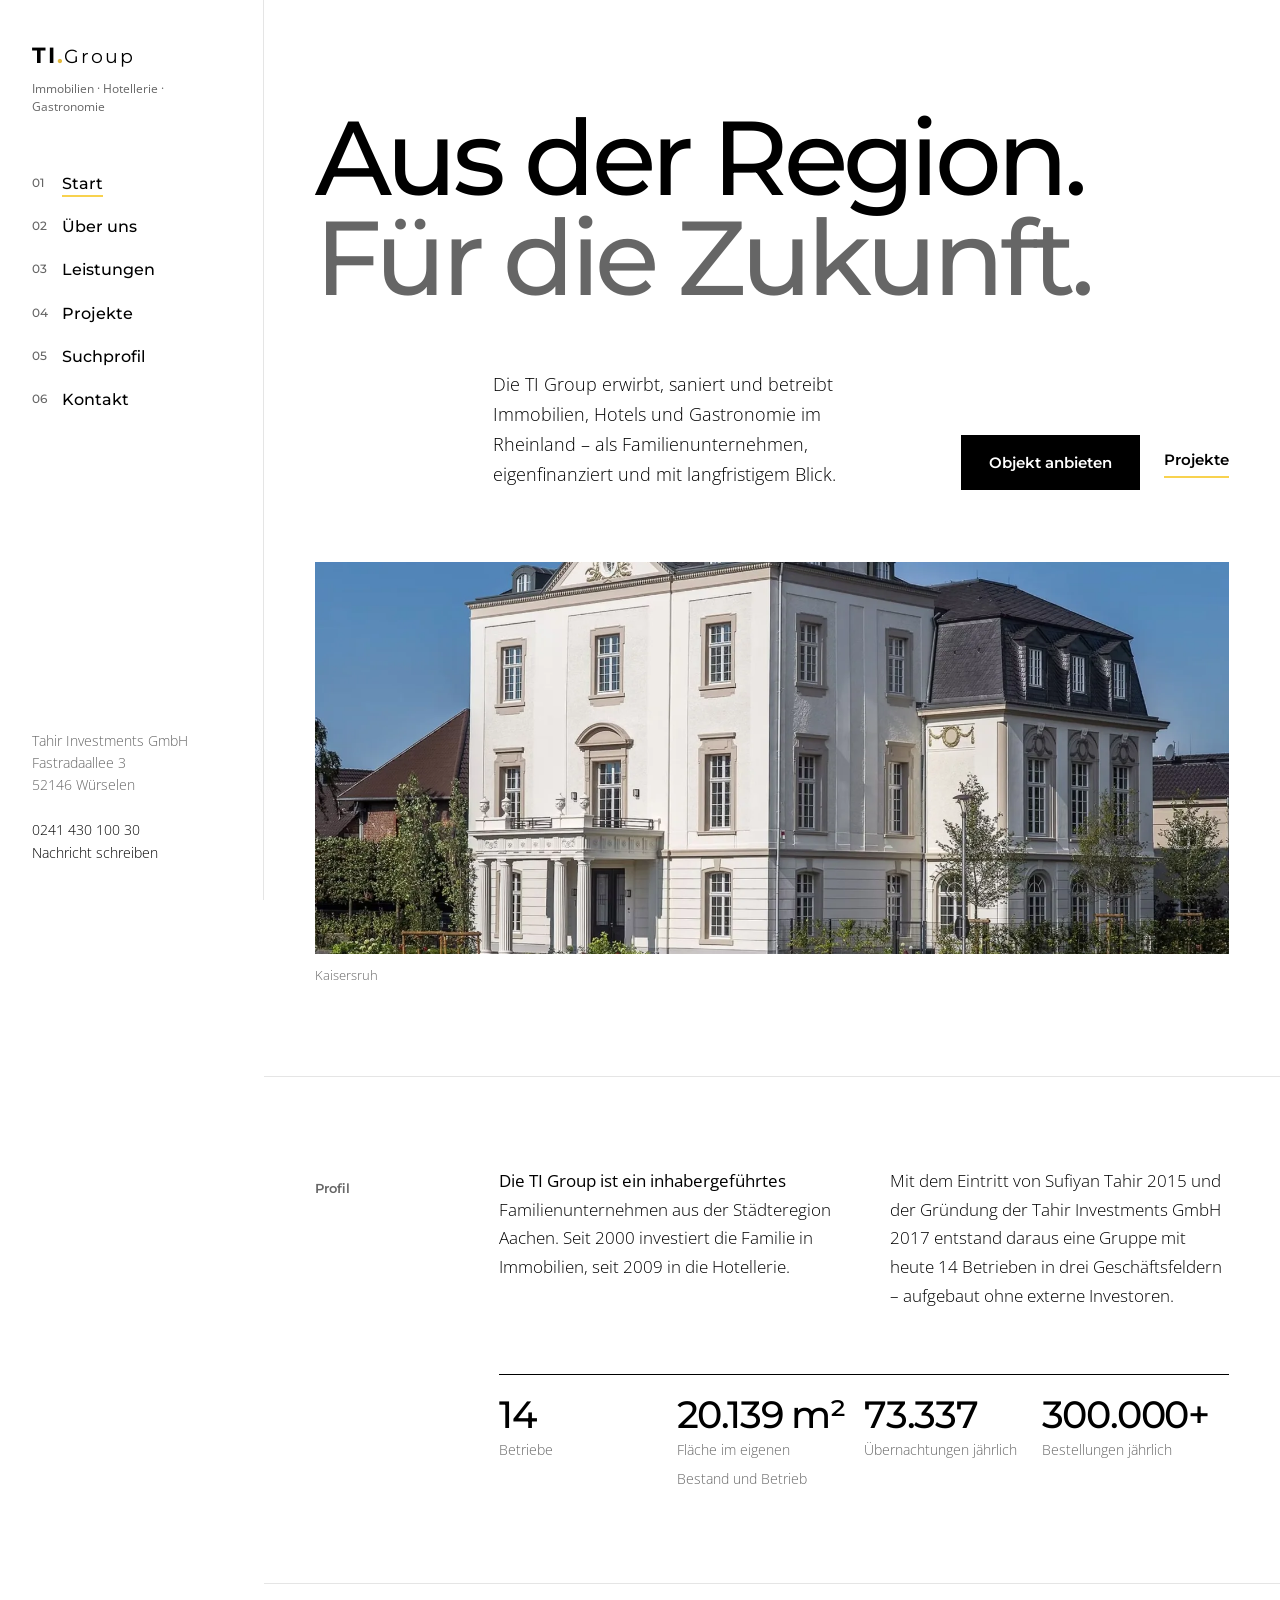
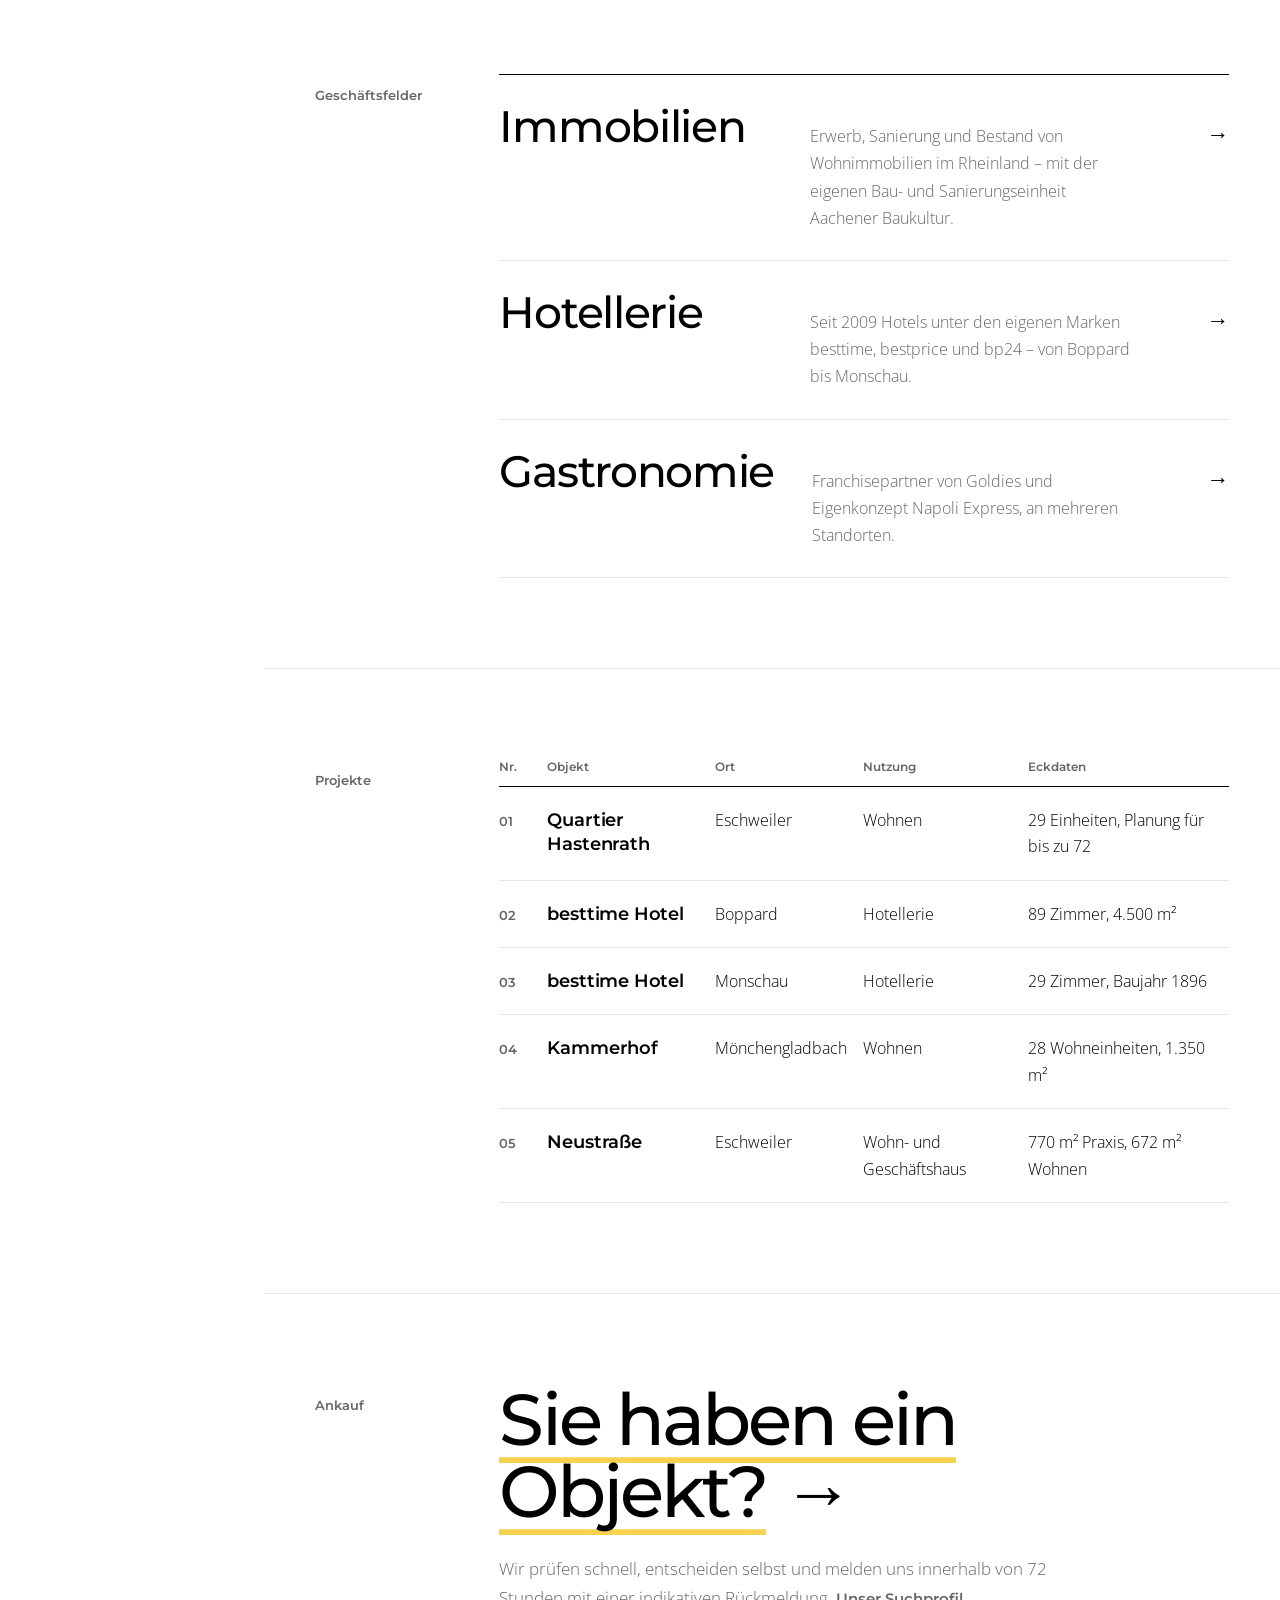
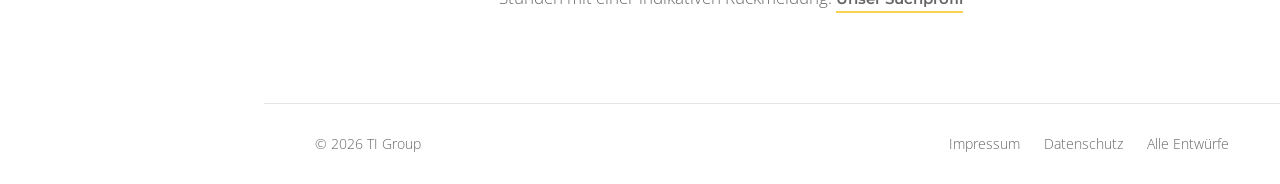
<file: entwurf/entwurf-3-register.html>
<!DOCTYPE html>
<html lang="de">
<head>
<meta charset="UTF-8" />
<meta name="viewport" content="width=device-width, initial-scale=1" />
<title>Entwurf 3 · Register – TI Group</title>
<meta name="robots" content="noindex" />
<link rel="icon" href="../favicon.svg" type="image/svg+xml" />
<link rel="stylesheet" href="../assets/fonts.css" />
<style>
/* Entwurf 3 „Register“: Seitenleiste statt Kopfzeile, große Typografie, Projekte als Register.
   Alles auf Weiß; Schwarz nur für Schrift und Linien, Gold nur als Unterstreichung und Markierung. */
:root {
  --black: #000; --white: #fff; --gold: #F8D24F; --gold-deep: #E3B93A; --grey: #F5F5F5; --grey-text: #666; --line: #E5E5E5;
  --head: 'Montserrat', Arial, sans-serif; --sans: 'Open Sans', Arial, sans-serif;
  --side: 264px; --g: clamp(20px, 4vw, 56px);
}
* { margin: 0; padding: 0; box-sizing: border-box; }
html { scroll-behavior: smooth; }
body { background: var(--white); color: var(--black); font: 300 17px/1.7 var(--sans); }
a { color: inherit; text-decoration: none; }
img { display: block; max-width: 100%; height: auto; }
h1, h2, h3 { font-family: var(--head); font-weight: 600; letter-spacing: -0.02em; line-height: 1.1; }

/* Seitenleiste */
.side { position: fixed; inset: 0 auto 0 0; width: var(--side); border-right: 1px solid var(--line); padding: 36px 32px; display: flex; flex-direction: column; gap: 48px; background: var(--white); z-index: 10; }
.logo { font-family: var(--head); font-weight: 700; font-size: 1.4rem; letter-spacing: .08em; }
.logo span { color: var(--gold-deep); }
.logo small { font-weight: 400; }
.logo em { display: block; font: 400 12px/1.5 var(--sans); letter-spacing: 0; color: var(--grey-text); margin-top: 6px; }
.side nav { display: flex; flex-direction: column; gap: 4px; font-family: var(--head); font-weight: 500; font-size: 16px; }
.side nav a { padding: 6px 0; display: flex; gap: 12px; }
.side nav a i { font-style: normal; font-size: 12px; color: var(--grey-text); width: 18px; padding-top: 3px; }
.side nav a:hover span, .side nav a.on span { box-shadow: inset 0 -2px 0 var(--gold); }
.side .reach { margin-top: auto; font-size: 14px; line-height: 1.6; color: var(--grey-text); }
.side .reach a { color: var(--black); display: inline-block; }
.side .reach a:hover { box-shadow: inset 0 -1px 0 var(--gold); }

main { margin-left: var(--side); }
.sec { padding: clamp(64px, 10vh, 120px) var(--g); }
.sec + .sec { border-top: 1px solid var(--line); }
/* Zwölfer-Raster mit Randspalte für die Abschnittsnamen */
.row { display: grid; grid-template-columns: 2fr 10fr; gap: 0 clamp(24px, 3vw, 48px); }
.mark { font-family: var(--head); font-weight: 600; font-size: 13px; color: var(--grey-text); padding-top: 10px; }

/* Hero */
.hero { padding-top: clamp(56px, 12vh, 140px); }
.hero h1 { font-weight: 500; font-size: clamp(3rem, 8.2vw, 8.4rem); letter-spacing: -0.045em; line-height: .95; }
.hero h1 em { font-style: normal; color: var(--grey-text); }
.hero-sub { display: grid; grid-template-columns: 2fr 5fr 5fr; gap: 0 clamp(24px, 3vw, 48px); margin-top: clamp(40px, 7vh, 72px); align-items: end; }
.hero-sub p { font-size: 1.1rem; max-width: 28em; }
.actions { display: flex; flex-wrap: wrap; gap: 24px; align-items: center; justify-self: end; }
.btn { display: inline-block; font-family: var(--head); font-weight: 600; font-size: 15px; padding: 15px 28px; background: var(--black); color: var(--white); transition: background .2s, color .2s; }
.btn:hover { background: var(--gold); color: var(--black); }
.link { font-family: var(--head); font-weight: 600; font-size: 15px; border-bottom: 2px solid var(--gold); padding-bottom: 3px; }
.link:hover { border-color: var(--black); }
.hero-img { margin-top: clamp(48px, 8vh, 88px); }
.hero-img img { width: 100%; aspect-ratio: 21 / 9; object-fit: cover; }
.hero-img figcaption { font-size: 13px; color: var(--grey-text); margin-top: 10px; }

/* Profil in zwei Textspalten */
.cols { columns: 2; column-gap: clamp(32px, 4vw, 64px); font-size: 17px; }
.cols p + p { margin-top: 1em; }
.cols .first::first-line { font-weight: 400; }
.figures { display: grid; grid-template-columns: repeat(4, 1fr); margin-top: clamp(48px, 7vh, 80px); border-top: 1px solid var(--black); }
.figures div { padding: 20px 20px 0 0; }
.figures b { display: block; white-space: nowrap; font-family: var(--head); font-weight: 500; font-size: clamp(1.7rem, 3vw, 2.9rem); letter-spacing: -0.035em; line-height: 1.05; }
.figures span { font-size: 14px; color: var(--grey-text); }

/* Geschäftsfelder als Liste */
.biz { border-top: 1px solid var(--black); }
.biz a { display: grid; grid-template-columns: 5fr 6fr 1fr; gap: 0 clamp(24px, 3vw, 48px); padding: 28px 0; border-bottom: 1px solid var(--line); align-items: baseline; }
.biz h3 { font-weight: 500; font-size: clamp(1.8rem, 3.4vw, 3rem); letter-spacing: -0.03em; }
.biz p { font-size: 16px; color: var(--grey-text); }
.biz .go { justify-self: end; font-family: var(--head); font-size: 1.4rem; transition: transform .25s; }
.biz a:hover .go { transform: translateX(6px); }
.biz a:hover h3 { box-shadow: inset 0 -3px 0 var(--gold); display: inline; }

/* Projekt-Register */
.reg { width: 100%; border-collapse: collapse; }
.reg th { font: 600 12px var(--head); color: var(--grey-text); text-align: left; padding: 0 16px 12px 0; border-bottom: 1px solid var(--black); }
.reg td { padding: 20px 16px 20px 0; border-bottom: 1px solid var(--line); vertical-align: baseline; font-size: 15.5px; }
.reg td.nr { font: 600 13px var(--head); color: var(--grey-text); width: 48px; }
.reg td.obj { font: 600 1.15rem/1.3 var(--head); letter-spacing: -0.01em; }
.reg td.obj img { display: none; }
.reg tr[data-img] { cursor: pointer; }
.reg tr[data-img]:hover td.obj { text-decoration: underline; text-decoration-color: var(--gold); text-decoration-thickness: 2px; text-underline-offset: 5px; }
.peek { position: fixed; width: 300px; aspect-ratio: 4 / 3; object-fit: cover; pointer-events: none; opacity: 0; transition: opacity .2s; z-index: 30; }
.peek.show { opacity: 1; }

/* Abschluss: große Frage als Link */
.ask .big { display: block; font-family: var(--head); font-weight: 500; font-size: clamp(2.2rem, 5.6vw, 5.4rem); letter-spacing: -0.04em; line-height: 1; }
.ask .big span { box-shadow: inset 0 -0.08em 0 var(--gold); }
.ask .big:hover span { box-shadow: inset 0 -0.08em 0 var(--black); }
.ask p { margin-top: 28px; color: var(--grey-text); max-width: 34em; }

.foot { padding: 28px var(--g); border-top: 1px solid var(--line); display: flex; justify-content: space-between; flex-wrap: wrap; gap: 16px; font-size: 14px; color: var(--grey-text); }
.foot nav { display: flex; gap: 24px; }
.foot a:hover { color: var(--black); }
:focus-visible { outline: 2px solid var(--black); outline-offset: 3px; }

@media (max-width: 1000px) {
  .side { position: sticky; inset: 0 auto auto 0; width: auto; height: auto; flex-direction: row; align-items: center; justify-content: space-between; padding: 16px var(--g); border-right: none; border-bottom: 1px solid var(--line); gap: 16px; }
  .logo em, .side .reach, .side nav a i { display: none; }
  .side nav { flex-direction: row; gap: 16px; font-size: 14px; overflow-x: auto; }
  .side nav a:not(.keep) { display: none; }
  main { margin-left: 0; }
  .row, .hero-sub { grid-template-columns: 1fr; gap: 16px; }
  .actions { justify-self: start; }
  .hero-img img { aspect-ratio: 4 / 3; }
  .cols { columns: 1; }
  .figures { grid-template-columns: 1fr 1fr; }
  .figures div:nth-child(n+3) { border-top: 1px solid var(--line); margin-top: 12px; }
  .biz a { grid-template-columns: 1fr; gap: 8px; }
  .biz .go { display: none; }
  .reg thead, .reg td.nr, .reg td.use { display: none; }
  .reg tr { display: grid; grid-template-columns: 96px 1fr; gap: 4px 16px; padding: 16px 0; border-bottom: 1px solid var(--line); }
  .reg td { padding: 0; border: none; }
  .reg td.obj { display: contents; }
  .reg td.obj img { display: block; grid-row: span 3; width: 96px; aspect-ratio: 4 / 3; object-fit: cover; }
  .peek { display: none; }
}
</style>
</head>
<body>
  <aside class="side">
    <a class="logo" href="../index.html">TI<span>.</span><small>Group</small><em>Immobilien · Hotellerie · Gastronomie</em></a>
    <nav aria-label="Hauptnavigation">
      <a class="on" href="#"><i>01</i><span>Start</span></a>
      <a href="../ueber-uns.html"><i>02</i><span>Über uns</span></a>
      <a href="../leistungen.html"><i>03</i><span>Leistungen</span></a>
      <a href="../projekte.html"><i>04</i><span>Projekte</span></a>
      <a href="../suchprofil.html"><i>05</i><span>Suchprofil</span></a>
      <a class="keep" href="../kontakt.html"><i>06</i><span>Kontakt</span></a>
    </nav>
    <div class="reach">
      Tahir Investments GmbH<br>Fastradaallee 3<br>52146 Würselen<br><br>
      <a href="tel:+4924143010030">0241 430 100 30</a><br>
      <a href="../kontakt.html">Nachricht schreiben</a>
    </div>
  </aside>

  <main>
    <section class="sec hero">
      <h1>Aus der Region.<br><em>Für die Zukunft.</em></h1>
      <div class="hero-sub">
        <span></span>
        <p>Die TI Group erwirbt, saniert und betreibt Immobilien, Hotels und Gastronomie im Rheinland – als Familienunternehmen, eigenfinanziert und mit langfristigem Blick.</p>
        <div class="actions"><a class="btn" href="../suchprofil.html">Objekt anbieten</a><a class="link" href="#projekte">Projekte</a></div>
      </div>
      <figure class="hero-img">
        <img src="../assets/bilder/kaisersruh.webp" width="1600" height="900" alt="Kaisersruh: weiße Villa mit Säulenportal, Mansarddach und Gartenanlage">
        <figcaption>Kaisersruh</figcaption>
      </figure>
    </section>

    <section class="sec">
      <div class="row">
        <div class="mark">Profil</div>
        <div>
          <div class="cols">
            <p class="first">Die TI Group ist ein inhabergeführtes Familienunternehmen aus der Städteregion Aachen. Seit 2000 investiert die Familie in Immobilien, seit 2009 in die Hotellerie.</p>
            <p>Mit dem Eintritt von Sufiyan Tahir 2015 und der Gründung der Tahir Investments GmbH 2017 entstand daraus eine Gruppe mit heute 14 Betrieben in drei Geschäftsfeldern – aufgebaut ohne externe Investoren.</p>
          </div>
          <div class="figures">
            <div><b>14</b><span>Betriebe</span></div>
            <div><b>20.139 m²</b><span>Fläche im eigenen Bestand und Betrieb</span></div>
            <div><b>73.337</b><span>Übernachtungen jährlich</span></div>
            <div><b>300.000+</b><span>Bestellungen jährlich</span></div>
          </div>
        </div>
      </div>
    </section>

    <section class="sec">
      <div class="row">
        <div class="mark">Geschäftsfelder</div>
        <div class="biz">
          <a href="../leistungen.html#immobilien"><h3>Immobilien</h3><p>Erwerb, Sanierung und Bestand von Wohnimmobilien im Rheinland – mit der eigenen Bau- und Sanierungseinheit Aachener Baukultur.</p><span class="go" aria-hidden="true">→</span></a>
          <a href="../leistungen.html#hotellerie"><h3>Hotellerie</h3><p>Seit 2009 Hotels unter den eigenen Marken besttime, bestprice und bp24 – von Boppard bis Monschau.</p><span class="go" aria-hidden="true">→</span></a>
          <a href="../leistungen.html#gastronomie"><h3>Gastronomie</h3><p>Franchisepartner von Goldies und Eigenkonzept Napoli Express, an mehreren Standorten.</p><span class="go" aria-hidden="true">→</span></a>
        </div>
      </div>
    </section>

    <section class="sec" id="projekte">
      <div class="row">
        <div class="mark">Projekte</div>
        <table class="reg">
          <thead><tr><th>Nr.</th><th>Objekt</th><th>Ort</th><th class="use">Nutzung</th><th>Eckdaten</th></tr></thead>
          <tbody>
            <tr data-img="../assets/projekte/quartier-hastenrath.webp" onclick="location.href='../projekte.html'"><td class="nr">01</td><td class="obj"><img src="../assets/projekte/quartier-hastenrath.webp" loading="lazy" alt=""><a href="../projekte.html">Quartier Hastenrath</a></td><td>Eschweiler</td><td class="use">Wohnen</td><td>29 Einheiten, Planung für bis zu 72</td></tr>
            <tr data-img="../assets/projekte/besttime-boppard.webp" onclick="location.href='../projekte.html'"><td class="nr">02</td><td class="obj"><img src="../assets/projekte/besttime-boppard.webp" loading="lazy" alt=""><a href="../projekte.html">besttime Hotel</a></td><td>Boppard</td><td class="use">Hotellerie</td><td>89 Zimmer, 4.500 m²</td></tr>
            <tr data-img="../assets/projekte/besttime-monschau.webp" onclick="location.href='../projekte.html'"><td class="nr">03</td><td class="obj"><img src="../assets/projekte/besttime-monschau.webp" loading="lazy" alt=""><a href="../projekte.html">besttime Hotel</a></td><td>Monschau</td><td class="use">Hotellerie</td><td>29 Zimmer, Baujahr 1896</td></tr>
            <tr data-img="../assets/projekte/kammerhof-moenchengladbach.webp" onclick="location.href='../projekte.html'"><td class="nr">04</td><td class="obj"><img src="../assets/projekte/kammerhof-moenchengladbach.webp" loading="lazy" alt=""><a href="../projekte.html">Kammerhof</a></td><td>Mönchengladbach</td><td class="use">Wohnen</td><td>28 Wohneinheiten, 1.350 m²</td></tr>
            <tr data-img="../assets/projekte/neustrasse-eschweiler.webp" onclick="location.href='../projekte.html'"><td class="nr">05</td><td class="obj"><img src="../assets/projekte/neustrasse-eschweiler.webp" loading="lazy" alt=""><a href="../projekte.html">Neustraße</a></td><td>Eschweiler</td><td class="use">Wohn- und Geschäftshaus</td><td>770 m² Praxis, 672 m² Wohnen</td></tr>
          </tbody>
        </table>
      </div>
    </section>

    <section class="sec ask">
      <div class="row">
        <div class="mark">Ankauf</div>
        <div>
          <a class="big" href="../kontakt.html?betreff=Objektangebot#kontakt-form"><span>Sie haben ein Objekt?</span> →</a>
          <p>Wir prüfen schnell, entscheiden selbst und melden uns innerhalb von 72 Stunden mit einer indikativen Rückmeldung. <a class="link" href="../suchprofil.html">Unser Suchprofil</a></p>
        </div>
      </div>
    </section>

    <footer class="foot">
      <span>© 2026 TI Group</span>
      <nav><a href="../impressum.html">Impressum</a><a href="../datenschutz.html">Datenschutz</a><a href="index.html">Alle Entwürfe</a></nav>
    </footer>
  </main>

  <img class="peek" id="peek" alt="" aria-hidden="true">
<script>
  // Bildvorschau folgt dem Mauszeiger über dem Projekt-Register (nur mit Maus)
  var peek = document.getElementById('peek');
  if (window.matchMedia('(hover: hover)').matches) {
    document.querySelectorAll('.reg tr[data-img]').forEach(function (tr) {
      tr.addEventListener('mouseenter', function () { peek.src = tr.dataset.img; peek.classList.add('show'); });
      tr.addEventListener('mouseleave', function () { peek.classList.remove('show'); });
      tr.addEventListener('mousemove', function (e) {
        peek.style.left = Math.min(e.clientX + 24, window.innerWidth - 324) + 'px';
        peek.style.top = Math.max(16, e.clientY - 220) + 'px';
      });
    });
  }
</script>
</body>
</html>
</file>
<file: assets/fonts.css>
/* Schriften liegen lokal im Repo – es wird nichts von Google geladen (keine IP-Übertragung an Dritte). */
@font-face{font-family:"Montserrat";font-style:normal;font-weight:400 700;font-display:swap;src:url(fonts/montserrat-latin-ext.woff2) format("woff2");unicode-range:U+0100-02BA, U+02BD-02C5, U+02C7-02CC, U+02CE-02D7, U+02DD-02FF, U+0304, U+0308, U+0329, U+1D00-1DBF, U+1E00-1E9F, U+1EF2-1EFF, U+2020, U+20A0-20AB, U+20AD-20C0, U+2113, U+2C60-2C7F, U+A720-A7FF}
@font-face{font-family:"Montserrat";font-style:normal;font-weight:400 700;font-display:swap;src:url(fonts/montserrat-latin.woff2) format("woff2");unicode-range:U+0000-00FF, U+0131, U+0152-0153, U+02BB-02BC, U+02C6, U+02DA, U+02DC, U+0304, U+0308, U+0329, U+2000-206F, U+20AC, U+2122, U+2191, U+2193, U+2212, U+2215, U+FEFF, U+FFFD}
@font-face{font-family:"Open Sans";font-style:normal;font-weight:300 400;font-display:swap;src:url(fonts/open-sans-latin-ext.woff2) format("woff2");unicode-range:U+0100-02BA, U+02BD-02C5, U+02C7-02CC, U+02CE-02D7, U+02DD-02FF, U+0304, U+0308, U+0329, U+1D00-1DBF, U+1E00-1E9F, U+1EF2-1EFF, U+2020, U+20A0-20AB, U+20AD-20C0, U+2113, U+2C60-2C7F, U+A720-A7FF}
@font-face{font-family:"Open Sans";font-style:normal;font-weight:300 400;font-display:swap;src:url(fonts/open-sans-latin.woff2) format("woff2");unicode-range:U+0000-00FF, U+0131, U+0152-0153, U+02BB-02BC, U+02C6, U+02DA, U+02DC, U+0304, U+0308, U+0329, U+2000-206F, U+20AC, U+2122, U+2191, U+2193, U+2212, U+2215, U+FEFF, U+FFFD}
</file>
<file: assets/vendor/maplibre-gl/maplibre-gl.css>
.maplibregl-map{font:12px/20px Helvetica Neue,Arial,Helvetica,sans-serif;overflow:hidden;position:relative;-webkit-tap-highlight-color:rgb(0 0 0/0)}.maplibregl-canvas{left:0;position:absolute;top:0}.maplibregl-map:fullscreen{height:100%;width:100%}.maplibregl-ctrl-group button.maplibregl-ctrl-compass{touch-action:none}.maplibregl-canvas-container.maplibregl-interactive,.maplibregl-ctrl-group button.maplibregl-ctrl-compass{cursor:grab;-webkit-user-select:none;-moz-user-select:none;user-select:none}.maplibregl-canvas-container.maplibregl-interactive.maplibregl-track-pointer{cursor:pointer}.maplibregl-canvas-container.maplibregl-interactive:active,.maplibregl-ctrl-group button.maplibregl-ctrl-compass:active{cursor:grabbing}.maplibregl-canvas-container.maplibregl-touch-zoom-rotate,.maplibregl-canvas-container.maplibregl-touch-zoom-rotate .maplibregl-canvas{touch-action:pan-x pan-y}.maplibregl-canvas-container.maplibregl-touch-drag-pan,.maplibregl-canvas-container.maplibregl-touch-drag-pan .maplibregl-canvas{touch-action:pinch-zoom}.maplibregl-canvas-container.maplibregl-touch-zoom-rotate.maplibregl-touch-drag-pan,.maplibregl-canvas-container.maplibregl-touch-zoom-rotate.maplibregl-touch-drag-pan .maplibregl-canvas{touch-action:none}.maplibregl-canvas-container.maplibregl-touch-drag-pan.maplibregl-cooperative-gestures,.maplibregl-canvas-container.maplibregl-touch-drag-pan.maplibregl-cooperative-gestures .maplibregl-canvas{touch-action:pan-x pan-y}.maplibregl-ctrl-bottom-left,.maplibregl-ctrl-bottom-right,.maplibregl-ctrl-top-left,.maplibregl-ctrl-top-right{pointer-events:none;position:absolute;z-index:2}.maplibregl-ctrl-top-left{left:0;top:0}.maplibregl-ctrl-top-right{right:0;top:0}.maplibregl-ctrl-bottom-left{bottom:0;left:0}.maplibregl-ctrl-bottom-right{bottom:0;right:0}.maplibregl-ctrl{clear:both;pointer-events:auto;transform:translate(0)}.maplibregl-ctrl-top-left .maplibregl-ctrl{float:left;margin:10px 0 0 10px}.maplibregl-ctrl-top-right .maplibregl-ctrl{float:right;margin:10px 10px 0 0}.maplibregl-ctrl-bottom-left .maplibregl-ctrl{float:left;margin:0 0 10px 10px}.maplibregl-ctrl-bottom-right .maplibregl-ctrl{float:right;margin:0 10px 10px 0}.maplibregl-ctrl-group{background:#fff;border-radius:4px}.maplibregl-ctrl-group:not(:empty){box-shadow:0 0 0 2px rgba(0,0,0,.1)}@media (forced-colors:active){.maplibregl-ctrl-group:not(:empty){box-shadow:0 0 0 2px ButtonText}}.maplibregl-ctrl-group button{background-color:transparent;border:0;box-sizing:border-box;cursor:pointer;display:block;height:29px;outline:none;padding:0;width:29px}.maplibregl-ctrl-group button+button{border-top:1px solid #ddd}.maplibregl-ctrl button .maplibregl-ctrl-icon{background-position:50%;background-repeat:no-repeat;display:block;height:100%;width:100%}@media (forced-colors:active){.maplibregl-ctrl-icon{background-color:transparent}.maplibregl-ctrl-group button+button{border-top:1px solid ButtonText}}.maplibregl-ctrl button::-moz-focus-inner{border:0;padding:0}.maplibregl-ctrl-attrib-button:focus,.maplibregl-ctrl-group button:focus{box-shadow:0 0 2px 2px #0096ff}.maplibregl-ctrl button:disabled{cursor:not-allowed}.maplibregl-ctrl button:disabled .maplibregl-ctrl-icon{opacity:.25}.maplibregl-ctrl button:not(:disabled):hover{background-color:rgb(0 0 0/5%)}.maplibregl-ctrl-group button:focus:focus-visible{box-shadow:0 0 2px 2px #0096ff}.maplibregl-ctrl-group button:focus:not(:focus-visible){box-shadow:none}.maplibregl-ctrl-group button:focus:first-child{border-radius:4px 4px 0 0}.maplibregl-ctrl-group button:focus:last-child{border-radius:0 0 4px 4px}.maplibregl-ctrl-group button:focus:only-child{border-radius:inherit}.maplibregl-ctrl button.maplibregl-ctrl-zoom-out .maplibregl-ctrl-icon{background-image:url("data:image/svg+xml;charset=utf-8,%3Csvg xmlns='http://www.w3.org/2000/svg' width='29' height='29' fill='%23333' viewBox='0 0 29 29'%3E%3Cpath d='M10 13c-.75 0-1.5.75-1.5 1.5S9.25 16 10 16h9c.75 0 1.5-.75 1.5-1.5S19.75 13 19 13z'/%3E%3C/svg%3E")}.maplibregl-ctrl button.maplibregl-ctrl-zoom-in .maplibregl-ctrl-icon{background-image:url("data:image/svg+xml;charset=utf-8,%3Csvg xmlns='http://www.w3.org/2000/svg' width='29' height='29' fill='%23333' viewBox='0 0 29 29'%3E%3Cpath d='M14.5 8.5c-.75 0-1.5.75-1.5 1.5v3h-3c-.75 0-1.5.75-1.5 1.5S9.25 16 10 16h3v3c0 .75.75 1.5 1.5 1.5S16 19.75 16 19v-3h3c.75 0 1.5-.75 1.5-1.5S19.75 13 19 13h-3v-3c0-.75-.75-1.5-1.5-1.5'/%3E%3C/svg%3E")}@media (forced-colors:active){.maplibregl-ctrl button.maplibregl-ctrl-zoom-out .maplibregl-ctrl-icon{background-image:url("data:image/svg+xml;charset=utf-8,%3Csvg xmlns='http://www.w3.org/2000/svg' width='29' height='29' fill='%23fff' viewBox='0 0 29 29'%3E%3Cpath d='M10 13c-.75 0-1.5.75-1.5 1.5S9.25 16 10 16h9c.75 0 1.5-.75 1.5-1.5S19.75 13 19 13z'/%3E%3C/svg%3E")}.maplibregl-ctrl button.maplibregl-ctrl-zoom-in .maplibregl-ctrl-icon{background-image:url("data:image/svg+xml;charset=utf-8,%3Csvg xmlns='http://www.w3.org/2000/svg' width='29' height='29' fill='%23fff' viewBox='0 0 29 29'%3E%3Cpath d='M14.5 8.5c-.75 0-1.5.75-1.5 1.5v3h-3c-.75 0-1.5.75-1.5 1.5S9.25 16 10 16h3v3c0 .75.75 1.5 1.5 1.5S16 19.75 16 19v-3h3c.75 0 1.5-.75 1.5-1.5S19.75 13 19 13h-3v-3c0-.75-.75-1.5-1.5-1.5'/%3E%3C/svg%3E")}}@media (forced-colors:active) and (prefers-color-scheme:light){.maplibregl-ctrl button.maplibregl-ctrl-zoom-out .maplibregl-ctrl-icon{background-image:url("data:image/svg+xml;charset=utf-8,%3Csvg xmlns='http://www.w3.org/2000/svg' width='29' height='29' viewBox='0 0 29 29'%3E%3Cpath d='M10 13c-.75 0-1.5.75-1.5 1.5S9.25 16 10 16h9c.75 0 1.5-.75 1.5-1.5S19.75 13 19 13z'/%3E%3C/svg%3E")}.maplibregl-ctrl button.maplibregl-ctrl-zoom-in .maplibregl-ctrl-icon{background-image:url("data:image/svg+xml;charset=utf-8,%3Csvg xmlns='http://www.w3.org/2000/svg' width='29' height='29' viewBox='0 0 29 29'%3E%3Cpath d='M14.5 8.5c-.75 0-1.5.75-1.5 1.5v3h-3c-.75 0-1.5.75-1.5 1.5S9.25 16 10 16h3v3c0 .75.75 1.5 1.5 1.5S16 19.75 16 19v-3h3c.75 0 1.5-.75 1.5-1.5S19.75 13 19 13h-3v-3c0-.75-.75-1.5-1.5-1.5'/%3E%3C/svg%3E")}}.maplibregl-ctrl button.maplibregl-ctrl-fullscreen .maplibregl-ctrl-icon{background-image:url("data:image/svg+xml;charset=utf-8,%3Csvg xmlns='http://www.w3.org/2000/svg' width='29' height='29' fill='%23333' viewBox='0 0 29 29'%3E%3Cpath d='M24 16v5.5c0 1.75-.75 2.5-2.5 2.5H16v-1l3-1.5-4-5.5 1-1 5.5 4 1.5-3zM6 16l1.5 3 5.5-4 1 1-4 5.5 3 1.5v1H7.5C5.75 24 5 23.25 5 21.5V16zm7-11v1l-3 1.5 4 5.5-1 1-5.5-4L6 13H5V7.5C5 5.75 5.75 5 7.5 5zm11 2.5c0-1.75-.75-2.5-2.5-2.5H16v1l3 1.5-4 5.5 1 1 5.5-4 1.5 3h1z'/%3E%3C/svg%3E")}.maplibregl-ctrl button.maplibregl-ctrl-shrink .maplibregl-ctrl-icon{background-image:url("data:image/svg+xml;charset=utf-8,%3Csvg xmlns='http://www.w3.org/2000/svg' width='29' height='29' viewBox='0 0 29 29'%3E%3Cpath d='M18.5 16c-1.75 0-2.5.75-2.5 2.5V24h1l1.5-3 5.5 4 1-1-4-5.5 3-1.5v-1zM13 18.5c0-1.75-.75-2.5-2.5-2.5H5v1l3 1.5L4 24l1 1 5.5-4 1.5 3h1zm3-8c0 1.75.75 2.5 2.5 2.5H24v-1l-3-1.5L25 5l-1-1-5.5 4L17 5h-1zM10.5 13c1.75 0 2.5-.75 2.5-2.5V5h-1l-1.5 3L5 4 4 5l4 5.5L5 12v1z'/%3E%3C/svg%3E")}@media (forced-colors:active){.maplibregl-ctrl button.maplibregl-ctrl-fullscreen .maplibregl-ctrl-icon{background-image:url("data:image/svg+xml;charset=utf-8,%3Csvg xmlns='http://www.w3.org/2000/svg' width='29' height='29' fill='%23fff' viewBox='0 0 29 29'%3E%3Cpath d='M24 16v5.5c0 1.75-.75 2.5-2.5 2.5H16v-1l3-1.5-4-5.5 1-1 5.5 4 1.5-3zM6 16l1.5 3 5.5-4 1 1-4 5.5 3 1.5v1H7.5C5.75 24 5 23.25 5 21.5V16zm7-11v1l-3 1.5 4 5.5-1 1-5.5-4L6 13H5V7.5C5 5.75 5.75 5 7.5 5zm11 2.5c0-1.75-.75-2.5-2.5-2.5H16v1l3 1.5-4 5.5 1 1 5.5-4 1.5 3h1z'/%3E%3C/svg%3E")}.maplibregl-ctrl button.maplibregl-ctrl-shrink .maplibregl-ctrl-icon{background-image:url("data:image/svg+xml;charset=utf-8,%3Csvg xmlns='http://www.w3.org/2000/svg' width='29' height='29' fill='%23fff' viewBox='0 0 29 29'%3E%3Cpath d='M18.5 16c-1.75 0-2.5.75-2.5 2.5V24h1l1.5-3 5.5 4 1-1-4-5.5 3-1.5v-1zM13 18.5c0-1.75-.75-2.5-2.5-2.5H5v1l3 1.5L4 24l1 1 5.5-4 1.5 3h1zm3-8c0 1.75.75 2.5 2.5 2.5H24v-1l-3-1.5L25 5l-1-1-5.5 4L17 5h-1zM10.5 13c1.75 0 2.5-.75 2.5-2.5V5h-1l-1.5 3L5 4 4 5l4 5.5L5 12v1z'/%3E%3C/svg%3E")}}@media (forced-colors:active) and (prefers-color-scheme:light){.maplibregl-ctrl button.maplibregl-ctrl-fullscreen .maplibregl-ctrl-icon{background-image:url("data:image/svg+xml;charset=utf-8,%3Csvg xmlns='http://www.w3.org/2000/svg' width='29' height='29' viewBox='0 0 29 29'%3E%3Cpath d='M24 16v5.5c0 1.75-.75 2.5-2.5 2.5H16v-1l3-1.5-4-5.5 1-1 5.5 4 1.5-3zM6 16l1.5 3 5.5-4 1 1-4 5.5 3 1.5v1H7.5C5.75 24 5 23.25 5 21.5V16zm7-11v1l-3 1.5 4 5.5-1 1-5.5-4L6 13H5V7.5C5 5.75 5.75 5 7.5 5zm11 2.5c0-1.75-.75-2.5-2.5-2.5H16v1l3 1.5-4 5.5 1 1 5.5-4 1.5 3h1z'/%3E%3C/svg%3E")}.maplibregl-ctrl button.maplibregl-ctrl-shrink .maplibregl-ctrl-icon{background-image:url("data:image/svg+xml;charset=utf-8,%3Csvg xmlns='http://www.w3.org/2000/svg' width='29' height='29' viewBox='0 0 29 29'%3E%3Cpath d='M18.5 16c-1.75 0-2.5.75-2.5 2.5V24h1l1.5-3 5.5 4 1-1-4-5.5 3-1.5v-1zM13 18.5c0-1.75-.75-2.5-2.5-2.5H5v1l3 1.5L4 24l1 1 5.5-4 1.5 3h1zm3-8c0 1.75.75 2.5 2.5 2.5H24v-1l-3-1.5L25 5l-1-1-5.5 4L17 5h-1zM10.5 13c1.75 0 2.5-.75 2.5-2.5V5h-1l-1.5 3L5 4 4 5l4 5.5L5 12v1z'/%3E%3C/svg%3E")}}.maplibregl-ctrl button.maplibregl-ctrl-compass .maplibregl-ctrl-icon{background-image:url("data:image/svg+xml;charset=utf-8,%3Csvg xmlns='http://www.w3.org/2000/svg' width='29' height='29' fill='%23333' viewBox='0 0 29 29'%3E%3Cpath d='m10.5 14 4-8 4 8z'/%3E%3Cpath fill='%23ccc' d='m10.5 16 4 8 4-8z'/%3E%3C/svg%3E")}@media (forced-colors:active){.maplibregl-ctrl button.maplibregl-ctrl-compass .maplibregl-ctrl-icon{background-image:url("data:image/svg+xml;charset=utf-8,%3Csvg xmlns='http://www.w3.org/2000/svg' width='29' height='29' fill='%23fff' viewBox='0 0 29 29'%3E%3Cpath d='m10.5 14 4-8 4 8z'/%3E%3Cpath fill='%23ccc' d='m10.5 16 4 8 4-8z'/%3E%3C/svg%3E")}}@media (forced-colors:active) and (prefers-color-scheme:light){.maplibregl-ctrl button.maplibregl-ctrl-compass .maplibregl-ctrl-icon{background-image:url("data:image/svg+xml;charset=utf-8,%3Csvg xmlns='http://www.w3.org/2000/svg' width='29' height='29' viewBox='0 0 29 29'%3E%3Cpath d='m10.5 14 4-8 4 8z'/%3E%3Cpath fill='%23ccc' d='m10.5 16 4 8 4-8z'/%3E%3C/svg%3E")}}.maplibregl-ctrl button.maplibregl-ctrl-terrain .maplibregl-ctrl-icon{background-image:url("data:image/svg+xml;charset=utf-8,%3Csvg xmlns='http://www.w3.org/2000/svg' width='22' height='22' fill='%23333' viewBox='0 0 22 22'%3E%3Cpath d='m1.754 13.406 4.453-4.851 3.09 3.09 3.281 3.277.969-.969-3.309-3.312 3.844-4.121 6.148 6.886h1.082v-.855l-7.207-8.07-4.84 5.187L6.169 6.57l-5.48 5.965v.871ZM.688 16.844h20.625v1.375H.688Zm0 0'/%3E%3C/svg%3E")}.maplibregl-ctrl button.maplibregl-ctrl-terrain-enabled .maplibregl-ctrl-icon{background-image:url("data:image/svg+xml;charset=utf-8,%3Csvg xmlns='http://www.w3.org/2000/svg' width='22' height='22' fill='%2333b5e5' viewBox='0 0 22 22'%3E%3Cpath d='m1.754 13.406 4.453-4.851 3.09 3.09 3.281 3.277.969-.969-3.309-3.312 3.844-4.121 6.148 6.886h1.082v-.855l-7.207-8.07-4.84 5.187L6.169 6.57l-5.48 5.965v.871ZM.688 16.844h20.625v1.375H.688Zm0 0'/%3E%3C/svg%3E")}.maplibregl-ctrl button.maplibregl-ctrl-geolocate .maplibregl-ctrl-icon{background-image:url("data:image/svg+xml;charset=utf-8,%3Csvg xmlns='http://www.w3.org/2000/svg' width='29' height='29' fill='%23333' viewBox='0 0 20 20'%3E%3Cpath d='M10 4C9 4 9 5 9 5v.1A5 5 0 0 0 5.1 9H5s-1 0-1 1 1 1 1 1h.1A5 5 0 0 0 9 14.9v.1s0 1 1 1 1-1 1-1v-.1a5 5 0 0 0 3.9-3.9h.1s1 0 1-1-1-1-1-1h-.1A5 5 0 0 0 11 5.1V5s0-1-1-1m0 2.5a3.5 3.5 0 1 1 0 7 3.5 3.5 0 1 1 0-7'/%3E%3Ccircle cx='10' cy='10' r='2'/%3E%3C/svg%3E")}.maplibregl-ctrl button.maplibregl-ctrl-geolocate:disabled .maplibregl-ctrl-icon{background-image:url("data:image/svg+xml;charset=utf-8,%3Csvg xmlns='http://www.w3.org/2000/svg' width='29' height='29' fill='%23aaa' viewBox='0 0 20 20'%3E%3Cpath d='M10 4C9 4 9 5 9 5v.1A5 5 0 0 0 5.1 9H5s-1 0-1 1 1 1 1 1h.1A5 5 0 0 0 9 14.9v.1s0 1 1 1 1-1 1-1v-.1a5 5 0 0 0 3.9-3.9h.1s1 0 1-1-1-1-1-1h-.1A5 5 0 0 0 11 5.1V5s0-1-1-1m0 2.5a3.5 3.5 0 1 1 0 7 3.5 3.5 0 1 1 0-7'/%3E%3Ccircle cx='10' cy='10' r='2'/%3E%3Cpath fill='red' d='m14 5 1 1-9 9-1-1z'/%3E%3C/svg%3E")}.maplibregl-ctrl button.maplibregl-ctrl-geolocate.maplibregl-ctrl-geolocate-active .maplibregl-ctrl-icon{background-image:url("data:image/svg+xml;charset=utf-8,%3Csvg xmlns='http://www.w3.org/2000/svg' width='29' height='29' fill='%2333b5e5' viewBox='0 0 20 20'%3E%3Cpath d='M10 4C9 4 9 5 9 5v.1A5 5 0 0 0 5.1 9H5s-1 0-1 1 1 1 1 1h.1A5 5 0 0 0 9 14.9v.1s0 1 1 1 1-1 1-1v-.1a5 5 0 0 0 3.9-3.9h.1s1 0 1-1-1-1-1-1h-.1A5 5 0 0 0 11 5.1V5s0-1-1-1m0 2.5a3.5 3.5 0 1 1 0 7 3.5 3.5 0 1 1 0-7'/%3E%3Ccircle cx='10' cy='10' r='2'/%3E%3C/svg%3E")}.maplibregl-ctrl button.maplibregl-ctrl-geolocate.maplibregl-ctrl-geolocate-active-error .maplibregl-ctrl-icon{background-image:url("data:image/svg+xml;charset=utf-8,%3Csvg xmlns='http://www.w3.org/2000/svg' width='29' height='29' fill='%23e58978' viewBox='0 0 20 20'%3E%3Cpath d='M10 4C9 4 9 5 9 5v.1A5 5 0 0 0 5.1 9H5s-1 0-1 1 1 1 1 1h.1A5 5 0 0 0 9 14.9v.1s0 1 1 1 1-1 1-1v-.1a5 5 0 0 0 3.9-3.9h.1s1 0 1-1-1-1-1-1h-.1A5 5 0 0 0 11 5.1V5s0-1-1-1m0 2.5a3.5 3.5 0 1 1 0 7 3.5 3.5 0 1 1 0-7'/%3E%3Ccircle cx='10' cy='10' r='2'/%3E%3C/svg%3E")}.maplibregl-ctrl button.maplibregl-ctrl-geolocate.maplibregl-ctrl-geolocate-background .maplibregl-ctrl-icon{background-image:url("data:image/svg+xml;charset=utf-8,%3Csvg xmlns='http://www.w3.org/2000/svg' width='29' height='29' fill='%2333b5e5' viewBox='0 0 20 20'%3E%3Cpath d='M10 4C9 4 9 5 9 5v.1A5 5 0 0 0 5.1 9H5s-1 0-1 1 1 1 1 1h.1A5 5 0 0 0 9 14.9v.1s0 1 1 1 1-1 1-1v-.1a5 5 0 0 0 3.9-3.9h.1s1 0 1-1-1-1-1-1h-.1A5 5 0 0 0 11 5.1V5s0-1-1-1m0 2.5a3.5 3.5 0 1 1 0 7 3.5 3.5 0 1 1 0-7'/%3E%3C/svg%3E")}.maplibregl-ctrl button.maplibregl-ctrl-geolocate.maplibregl-ctrl-geolocate-background-error .maplibregl-ctrl-icon{background-image:url("data:image/svg+xml;charset=utf-8,%3Csvg xmlns='http://www.w3.org/2000/svg' width='29' height='29' fill='%23e54e33' viewBox='0 0 20 20'%3E%3Cpath d='M10 4C9 4 9 5 9 5v.1A5 5 0 0 0 5.1 9H5s-1 0-1 1 1 1 1 1h.1A5 5 0 0 0 9 14.9v.1s0 1 1 1 1-1 1-1v-.1a5 5 0 0 0 3.9-3.9h.1s1 0 1-1-1-1-1-1h-.1A5 5 0 0 0 11 5.1V5s0-1-1-1m0 2.5a3.5 3.5 0 1 1 0 7 3.5 3.5 0 1 1 0-7'/%3E%3C/svg%3E")}.maplibregl-ctrl button.maplibregl-ctrl-geolocate.maplibregl-ctrl-geolocate-waiting .maplibregl-ctrl-icon{animation:maplibregl-spin 2s linear infinite}@media (forced-colors:active){.maplibregl-ctrl button.maplibregl-ctrl-geolocate .maplibregl-ctrl-icon{background-image:url("data:image/svg+xml;charset=utf-8,%3Csvg xmlns='http://www.w3.org/2000/svg' width='29' height='29' fill='%23fff' viewBox='0 0 20 20'%3E%3Cpath d='M10 4C9 4 9 5 9 5v.1A5 5 0 0 0 5.1 9H5s-1 0-1 1 1 1 1 1h.1A5 5 0 0 0 9 14.9v.1s0 1 1 1 1-1 1-1v-.1a5 5 0 0 0 3.9-3.9h.1s1 0 1-1-1-1-1-1h-.1A5 5 0 0 0 11 5.1V5s0-1-1-1m0 2.5a3.5 3.5 0 1 1 0 7 3.5 3.5 0 1 1 0-7'/%3E%3Ccircle cx='10' cy='10' r='2'/%3E%3C/svg%3E")}.maplibregl-ctrl button.maplibregl-ctrl-geolocate:disabled .maplibregl-ctrl-icon{background-image:url("data:image/svg+xml;charset=utf-8,%3Csvg xmlns='http://www.w3.org/2000/svg' width='29' height='29' fill='%23999' viewBox='0 0 20 20'%3E%3Cpath d='M10 4C9 4 9 5 9 5v.1A5 5 0 0 0 5.1 9H5s-1 0-1 1 1 1 1 1h.1A5 5 0 0 0 9 14.9v.1s0 1 1 1 1-1 1-1v-.1a5 5 0 0 0 3.9-3.9h.1s1 0 1-1-1-1-1-1h-.1A5 5 0 0 0 11 5.1V5s0-1-1-1m0 2.5a3.5 3.5 0 1 1 0 7 3.5 3.5 0 1 1 0-7'/%3E%3Ccircle cx='10' cy='10' r='2'/%3E%3Cpath fill='red' d='m14 5 1 1-9 9-1-1z'/%3E%3C/svg%3E")}.maplibregl-ctrl button.maplibregl-ctrl-geolocate.maplibregl-ctrl-geolocate-active .maplibregl-ctrl-icon{background-image:url("data:image/svg+xml;charset=utf-8,%3Csvg xmlns='http://www.w3.org/2000/svg' width='29' height='29' fill='%2333b5e5' viewBox='0 0 20 20'%3E%3Cpath d='M10 4C9 4 9 5 9 5v.1A5 5 0 0 0 5.1 9H5s-1 0-1 1 1 1 1 1h.1A5 5 0 0 0 9 14.9v.1s0 1 1 1 1-1 1-1v-.1a5 5 0 0 0 3.9-3.9h.1s1 0 1-1-1-1-1-1h-.1A5 5 0 0 0 11 5.1V5s0-1-1-1m0 2.5a3.5 3.5 0 1 1 0 7 3.5 3.5 0 1 1 0-7'/%3E%3Ccircle cx='10' cy='10' r='2'/%3E%3C/svg%3E")}.maplibregl-ctrl button.maplibregl-ctrl-geolocate.maplibregl-ctrl-geolocate-active-error .maplibregl-ctrl-icon{background-image:url("data:image/svg+xml;charset=utf-8,%3Csvg xmlns='http://www.w3.org/2000/svg' width='29' height='29' fill='%23e58978' viewBox='0 0 20 20'%3E%3Cpath d='M10 4C9 4 9 5 9 5v.1A5 5 0 0 0 5.1 9H5s-1 0-1 1 1 1 1 1h.1A5 5 0 0 0 9 14.9v.1s0 1 1 1 1-1 1-1v-.1a5 5 0 0 0 3.9-3.9h.1s1 0 1-1-1-1-1-1h-.1A5 5 0 0 0 11 5.1V5s0-1-1-1m0 2.5a3.5 3.5 0 1 1 0 7 3.5 3.5 0 1 1 0-7'/%3E%3Ccircle cx='10' cy='10' r='2'/%3E%3C/svg%3E")}.maplibregl-ctrl button.maplibregl-ctrl-geolocate.maplibregl-ctrl-geolocate-background .maplibregl-ctrl-icon{background-image:url("data:image/svg+xml;charset=utf-8,%3Csvg xmlns='http://www.w3.org/2000/svg' width='29' height='29' fill='%2333b5e5' viewBox='0 0 20 20'%3E%3Cpath d='M10 4C9 4 9 5 9 5v.1A5 5 0 0 0 5.1 9H5s-1 0-1 1 1 1 1 1h.1A5 5 0 0 0 9 14.9v.1s0 1 1 1 1-1 1-1v-.1a5 5 0 0 0 3.9-3.9h.1s1 0 1-1-1-1-1-1h-.1A5 5 0 0 0 11 5.1V5s0-1-1-1m0 2.5a3.5 3.5 0 1 1 0 7 3.5 3.5 0 1 1 0-7'/%3E%3C/svg%3E")}.maplibregl-ctrl button.maplibregl-ctrl-geolocate.maplibregl-ctrl-geolocate-background-error .maplibregl-ctrl-icon{background-image:url("data:image/svg+xml;charset=utf-8,%3Csvg xmlns='http://www.w3.org/2000/svg' width='29' height='29' fill='%23e54e33' viewBox='0 0 20 20'%3E%3Cpath d='M10 4C9 4 9 5 9 5v.1A5 5 0 0 0 5.1 9H5s-1 0-1 1 1 1 1 1h.1A5 5 0 0 0 9 14.9v.1s0 1 1 1 1-1 1-1v-.1a5 5 0 0 0 3.9-3.9h.1s1 0 1-1-1-1-1-1h-.1A5 5 0 0 0 11 5.1V5s0-1-1-1m0 2.5a3.5 3.5 0 1 1 0 7 3.5 3.5 0 1 1 0-7'/%3E%3C/svg%3E")}}@media (forced-colors:active) and (prefers-color-scheme:light){.maplibregl-ctrl button.maplibregl-ctrl-geolocate .maplibregl-ctrl-icon{background-image:url("data:image/svg+xml;charset=utf-8,%3Csvg xmlns='http://www.w3.org/2000/svg' width='29' height='29' viewBox='0 0 20 20'%3E%3Cpath d='M10 4C9 4 9 5 9 5v.1A5 5 0 0 0 5.1 9H5s-1 0-1 1 1 1 1 1h.1A5 5 0 0 0 9 14.9v.1s0 1 1 1 1-1 1-1v-.1a5 5 0 0 0 3.9-3.9h.1s1 0 1-1-1-1-1-1h-.1A5 5 0 0 0 11 5.1V5s0-1-1-1m0 2.5a3.5 3.5 0 1 1 0 7 3.5 3.5 0 1 1 0-7'/%3E%3Ccircle cx='10' cy='10' r='2'/%3E%3C/svg%3E")}.maplibregl-ctrl button.maplibregl-ctrl-geolocate:disabled .maplibregl-ctrl-icon{background-image:url("data:image/svg+xml;charset=utf-8,%3Csvg xmlns='http://www.w3.org/2000/svg' width='29' height='29' fill='%23666' viewBox='0 0 20 20'%3E%3Cpath d='M10 4C9 4 9 5 9 5v.1A5 5 0 0 0 5.1 9H5s-1 0-1 1 1 1 1 1h.1A5 5 0 0 0 9 14.9v.1s0 1 1 1 1-1 1-1v-.1a5 5 0 0 0 3.9-3.9h.1s1 0 1-1-1-1-1-1h-.1A5 5 0 0 0 11 5.1V5s0-1-1-1m0 2.5a3.5 3.5 0 1 1 0 7 3.5 3.5 0 1 1 0-7'/%3E%3Ccircle cx='10' cy='10' r='2'/%3E%3Cpath fill='red' d='m14 5 1 1-9 9-1-1z'/%3E%3C/svg%3E")}}@keyframes maplibregl-spin{0%{transform:rotate(0deg)}to{transform:rotate(1turn)}}a.maplibregl-ctrl-logo{background-image:url("data:image/svg+xml;charset=utf-8,%3Csvg xmlns='http://www.w3.org/2000/svg' width='88' height='23' fill='none'%3E%3Cpath fill='%23000' fill-opacity='.4' fill-rule='evenodd' d='M17.408 16.796h-1.827l2.501-12.095h.198l3.324 6.533.988 2.19.988-2.19 3.258-6.533h.181l2.6 12.095h-1.81l-1.218-5.644-.362-1.71-.658 1.71-2.929 5.644h-.098l-2.914-5.644-.757-1.71-.345 1.71zm1.958-3.42-.726 3.663a1.255 1.255 0 0 1-1.232 1.011h-1.827a1.255 1.255 0 0 1-1.229-1.509l2.501-12.095a1.255 1.255 0 0 1 1.23-1.001h.197a1.25 1.25 0 0 1 1.12.685l3.19 6.273 3.125-6.263a1.25 1.25 0 0 1 1.123-.695h.181a1.255 1.255 0 0 1 1.227.991l1.443 6.71a5 5 0 0 1 .314-.787l.009-.016a4.6 4.6 0 0 1 1.777-1.887c.782-.46 1.668-.667 2.611-.667a4.6 4.6 0 0 1 1.7.32l.306.134c.21-.16.474-.256.759-.256h1.694a1.255 1.255 0 0 1 1.212.925 1.255 1.255 0 0 1 1.212-.925h1.711c.284 0 .545.094.755.252.613-.3 1.312-.45 2.075-.45 1.356 0 2.557.445 3.482 1.4q.47.48.763 1.064V4.701a1.255 1.255 0 0 1 1.255-1.255h1.86A1.255 1.255 0 0 1 54.44 4.7v9.194h2.217c.19 0 .37.043.532.118v-4.77c0-.356.147-.678.385-.906a2.42 2.42 0 0 1-.682-1.71c0-.665.267-1.253.735-1.7a2.45 2.45 0 0 1 1.722-.674 2.43 2.43 0 0 1 1.705.675q.318.302.504.683V4.7a1.255 1.255 0 0 1 1.255-1.255h1.744A1.255 1.255 0 0 1 65.812 4.7v3.335a4.8 4.8 0 0 1 1.526-.246c.938 0 1.817.214 2.59.69a4.47 4.47 0 0 1 1.67 1.743v-.98a1.255 1.255 0 0 1 1.256-1.256h1.777c.233 0 .451.064.639.174a3.4 3.4 0 0 1 1.567-.372c.346 0 .861.02 1.285.232a1.25 1.25 0 0 1 .689 1.004 4.7 4.7 0 0 1 .853-.588c.795-.44 1.675-.647 2.61-.647 1.385 0 2.65.39 3.525 1.396.836.938 1.168 2.173 1.168 3.528q-.001.515-.056 1.051a1.255 1.255 0 0 1-.947 1.09l.408.952a1.255 1.255 0 0 1-.477 1.552c-.418.268-.92.463-1.458.612-.613.171-1.304.244-2.049.244-1.06 0-2.043-.207-2.886-.698l-.015-.008c-.798-.48-1.419-1.135-1.818-1.963l-.004-.008a5.8 5.8 0 0 1-.548-2.512q0-.429.053-.843a1.3 1.3 0 0 1-.333-.086l-.166-.004c-.223 0-.426.062-.643.228-.03.024-.142.139-.142.59v3.883a1.255 1.255 0 0 1-1.256 1.256h-1.777a1.255 1.255 0 0 1-1.256-1.256V15.69l-.032.057a4.8 4.8 0 0 1-1.86 1.833 5.04 5.04 0 0 1-2.484.634 4.5 4.5 0 0 1-1.935-.424 1.25 1.25 0 0 1-.764.258h-1.71a1.255 1.255 0 0 1-1.256-1.255V7.687a2.4 2.4 0 0 1-.428.625c.253.23.412.561.412.93v7.553a1.255 1.255 0 0 1-1.256 1.255h-1.843a1.25 1.25 0 0 1-.894-.373c-.228.23-.544.373-.894.373H51.32a1.255 1.255 0 0 1-1.256-1.255v-1.251l-.061.117a4.7 4.7 0 0 1-1.782 1.884 4.77 4.77 0 0 1-2.485.67 5.6 5.6 0 0 1-1.485-.188l.009 2.764a1.255 1.255 0 0 1-1.255 1.259h-1.729a1.255 1.255 0 0 1-1.255-1.255v-3.537a1.255 1.255 0 0 1-1.167.793h-1.679a1.25 1.25 0 0 1-.77-.263 4.5 4.5 0 0 1-1.945.429c-.885 0-1.724-.21-2.495-.632l-.017-.01a5 5 0 0 1-1.081-.836 1.255 1.255 0 0 1-1.254 1.312h-1.81a1.255 1.255 0 0 1-1.228-.99l-.782-3.625-2.044 3.939a1.25 1.25 0 0 1-1.115.676h-.098a1.25 1.25 0 0 1-1.116-.68l-2.061-3.994zM35.92 16.63l.207-.114.223-.15q.493-.356.735-.785l.061-.118.033 1.332h1.678V9.242h-1.694l-.033 1.267q-.133-.329-.526-.658l-.032-.028a3.2 3.2 0 0 0-.668-.428l-.27-.12a3.3 3.3 0 0 0-1.235-.23q-1.136-.001-1.974.493a3.36 3.36 0 0 0-1.3 1.382q-.445.89-.444 2.074 0 1.2.51 2.107a3.8 3.8 0 0 0 1.382 1.381 3.9 3.9 0 0 0 1.893.477q.795 0 1.455-.33zm-2.789-5.38q-.576.675-.575 1.762 0 1.102.559 1.794.576.675 1.645.675a2.25 2.25 0 0 0 .934-.19 2.2 2.2 0 0 0 .468-.29l.178-.161a2.2 2.2 0 0 0 .397-.561q.244-.5.244-1.15v-.115q0-.708-.296-1.267l-.043-.077a2.2 2.2 0 0 0-.633-.709l-.13-.086-.047-.028a2.1 2.1 0 0 0-1.073-.285q-1.052 0-1.629.692zm2.316 2.706c.163-.17.28-.407.28-.83v-.114c0-.292-.06-.508-.15-.68a.96.96 0 0 0-.353-.389.85.85 0 0 0-.464-.127c-.4 0-.56.114-.664.239l-.01.012c-.148.174-.275.45-.275.945 0 .506.122.801.27.99.097.11.266.224.68.224.303 0 .504-.09.687-.269zm7.545 1.705a2.6 2.6 0 0 0 .331.423q.319.33.755.548l.173.074q.65.255 1.49.255 1.02 0 1.844-.493a3.45 3.45 0 0 0 1.316-1.4q.493-.904.493-2.089 0-1.909-.988-2.913-.988-1.02-2.584-1.02-.898 0-1.575.347a3 3 0 0 0-.415.262l-.199.166a3.4 3.4 0 0 0-.64.82V9.242h-1.712v11.553h1.729l-.017-5.134zm.53-1.138q.206.29.48.5l.155.11.053.034q.51.296 1.119.297 1.07 0 1.645-.675.577-.69.576-1.762 0-1.119-.576-1.777-.558-.675-1.645-.675-.435 0-.835.16a2 2 0 0 0-.284.136 2 2 0 0 0-.363.254 2.2 2.2 0 0 0-.46.569l-.082.162a2.6 2.6 0 0 0-.213 1.072v.115q0 .707.296 1.267l.135.211zm.964-.818a1.1 1.1 0 0 0 .367.385.94.94 0 0 0 .476.118c.423 0 .59-.117.687-.23.159-.194.28-.478.28-.95 0-.53-.133-.8-.266-.952l-.021-.025c-.078-.094-.231-.221-.68-.221a1 1 0 0 0-.503.135l-.012.007a.86.86 0 0 0-.335.343c-.073.133-.132.324-.132.614v.115a1.4 1.4 0 0 0 .14.66zm15.7-6.222q.347-.346.346-.856a1.05 1.05 0 0 0-.345-.79 1.18 1.18 0 0 0-.84-.329q-.51 0-.855.33a1.05 1.05 0 0 0-.346.79q0 .51.346.855.345.346.856.346.51 0 .839-.346zm4.337 9.314.033-1.332q.191.403.59.747l.098.081a4 4 0 0 0 .316.224l.223.122a3.2 3.2 0 0 0 1.44.322 3.8 3.8 0 0 0 1.875-.477 3.5 3.5 0 0 0 1.382-1.366q.527-.89.526-2.09 0-1.184-.444-2.073a3.24 3.24 0 0 0-1.283-1.399q-.823-.51-1.942-.51a3.5 3.5 0 0 0-1.527.344l-.086.043-.165.09a3 3 0 0 0-.33.214q-.432.315-.656.707a2 2 0 0 0-.099.198l.082-1.283V4.701h-1.744v12.095zm.473-2.509a2.5 2.5 0 0 0 .566.7q.117.098.245.18l.144.08a2.1 2.1 0 0 0 .975.232q1.07 0 1.645-.675.576-.69.576-1.778 0-1.102-.576-1.777-.56-.691-1.645-.692a2.2 2.2 0 0 0-1.015.235q-.22.113-.415.282l-.15.142a2.1 2.1 0 0 0-.42.594q-.223.479-.223 1.1v.115q0 .705.293 1.26zm2.616-.293c.157-.191.28-.479.28-.967 0-.51-.13-.79-.276-.961l-.021-.026c-.082-.1-.232-.225-.67-.225a.87.87 0 0 0-.681.279l-.012.011c-.154.155-.274.38-.274.807v.115c0 .285.057.499.144.669a1.1 1.1 0 0 0 .367.405c.137.082.28.123.455.123.423 0 .59-.118.686-.23zm8.266-3.013q.345-.13.724-.14l.069-.002q.493 0 .642.099l.247-1.794q-.196-.099-.717-.099a2.3 2.3 0 0 0-.545.063 2 2 0 0 0-.411.148 2.2 2.2 0 0 0-.4.249 2.5 2.5 0 0 0-.485.499 2.7 2.7 0 0 0-.32.581l-.05.137v-1.48h-1.778v7.553h1.777v-3.884q0-.546.159-.943a1.5 1.5 0 0 1 .466-.636 2.5 2.5 0 0 1 .399-.253 2 2 0 0 1 .224-.099zm9.784 2.656.05-.922q0-1.743-.856-2.698-.838-.97-2.584-.97-1.119-.001-2.007.493a3.46 3.46 0 0 0-1.4 1.382q-.493.906-.493 2.106 0 1.07.428 1.975.428.89 1.332 1.432.906.526 2.255.526.973 0 1.668-.185l.044-.012.135-.04q.613-.184.984-.421l-.542-1.267q-.3.162-.642.274l-.297.087q-.51.131-1.3.131-.954 0-1.497-.444a1.6 1.6 0 0 1-.192-.193q-.366-.44-.512-1.234l-.004-.021zm-5.427-1.256-.003.022h3.752v-.138q-.011-.727-.288-1.118a1 1 0 0 0-.156-.176q-.46-.428-1.316-.428-.986 0-1.494.604-.379.45-.494 1.234zm-27.053 2.77V4.7h-1.86v12.095h5.333V15.15zm7.103-5.908v7.553h-1.843V9.242h1.843z'/%3E%3Cpath fill='%23fff' d='m19.63 11.151-.757-1.71-.345 1.71-1.12 5.644h-1.827L18.083 4.7h.197l3.325 6.533.988 2.19.988-2.19L26.839 4.7h.181l2.6 12.095h-1.81l-1.218-5.644-.362-1.71-.658 1.71-2.93 5.644h-.098l-2.913-5.644zm14.836 5.81q-1.02 0-1.893-.478a3.8 3.8 0 0 1-1.381-1.382q-.51-.906-.51-2.106 0-1.185.444-2.074a3.36 3.36 0 0 1 1.3-1.382q.839-.494 1.974-.494a3.3 3.3 0 0 1 1.234.231 3.3 3.3 0 0 1 .97.575q.396.33.527.659l.033-1.267h1.694v7.553H37.18l-.033-1.332q-.279.593-1.02 1.053a3.17 3.17 0 0 1-1.662.444zm.296-1.482q.938 0 1.58-.642.642-.66.642-1.711v-.115q0-.708-.296-1.267a2.2 2.2 0 0 0-.807-.872 2.1 2.1 0 0 0-1.119-.313q-1.053 0-1.629.692-.575.675-.575 1.76 0 1.103.559 1.795.577.675 1.645.675zm6.521-6.237h1.711v1.4q.906-1.597 2.83-1.597 1.596 0 2.584 1.02.988 1.005.988 2.914 0 1.185-.493 2.09a3.46 3.46 0 0 1-1.316 1.399 3.5 3.5 0 0 1-1.844.493q-.954 0-1.662-.329a2.67 2.67 0 0 1-1.086-.97l.017 5.134h-1.728zm4.048 6.22q1.07 0 1.645-.674.577-.69.576-1.762 0-1.119-.576-1.777-.558-.675-1.645-.675-.592 0-1.12.296-.51.28-.822.823-.296.527-.296 1.234v.115q0 .708.296 1.267.313.543.823.855.51.296 1.119.297z'/%3E%3Cpath fill='%23e1e3e9' d='M51.325 4.7h1.86v10.45h3.473v1.646h-5.333zm7.12 4.542h1.843v7.553h-1.843zm.905-1.415a1.16 1.16 0 0 1-.856-.346 1.17 1.17 0 0 1-.346-.856 1.05 1.05 0 0 1 .346-.79q.346-.329.856-.329.494 0 .839.33a1.05 1.05 0 0 1 .345.79 1.16 1.16 0 0 1-.345.855q-.33.346-.84.346zm7.875 9.133a3.17 3.17 0 0 1-1.662-.444q-.723-.46-1.004-1.053l-.033 1.332h-1.71V4.701h1.743v4.657l-.082 1.283q.279-.658 1.086-1.119a3.5 3.5 0 0 1 1.778-.477q1.119 0 1.942.51a3.24 3.24 0 0 1 1.283 1.4q.445.888.444 2.072 0 1.201-.526 2.09a3.5 3.5 0 0 1-1.382 1.366 3.8 3.8 0 0 1-1.876.477zm-.296-1.481q1.069 0 1.645-.675.577-.69.577-1.778 0-1.102-.577-1.776-.56-.691-1.645-.692a2.12 2.12 0 0 0-1.58.659q-.642.641-.642 1.694v.115q0 .71.296 1.267a2.4 2.4 0 0 0 .807.872 2.1 2.1 0 0 0 1.119.313zm5.927-6.237h1.777v1.481q.263-.757.856-1.217a2.14 2.14 0 0 1 1.349-.46q.527 0 .724.098l-.247 1.794q-.149-.099-.642-.099-.774 0-1.416.494-.626.493-.626 1.58v3.883h-1.777V9.242zm9.534 7.718q-1.35 0-2.255-.526-.904-.543-1.332-1.432a4.6 4.6 0 0 1-.428-1.975q0-1.2.493-2.106a3.46 3.46 0 0 1 1.4-1.382q.889-.495 2.007-.494 1.744 0 2.584.97.855.956.856 2.7 0 .444-.05.92h-5.43q.18 1.005.708 1.45.542.443 1.497.443.79 0 1.3-.131a4 4 0 0 0 .938-.362l.542 1.267q-.411.263-1.119.46-.708.198-1.711.197zm1.596-4.558q.016-1.02-.444-1.432-.46-.428-1.316-.428-1.728 0-1.991 1.86z'/%3E%3Cpath d='M5.074 15.948a.484.657 0 0 0-.486.659v1.84a.484.657 0 0 0 .486.659h4.101a.484.657 0 0 0 .486-.659v-1.84a.484.657 0 0 0-.486-.659zm3.56 1.16H5.617v.838h3.017z' style='fill:%23fff;fill-rule:evenodd;stroke-width:1.03600001'/%3E%3Cg style='stroke-width:1.12603545'%3E%3Cpath d='M-9.408-1.416c-3.833-.025-7.056 2.912-7.08 6.615-.02 3.08 1.653 4.832 3.107 6.268.903.892 1.721 1.74 2.32 2.902l-.525-.004c-.543-.003-.992.304-1.24.639a1.87 1.87 0 0 0-.362 1.121l-.011 1.877c-.003.402.104.787.347 1.125.244.338.688.653 1.23.656l4.142.028c.542.003.99-.306 1.238-.641a1.87 1.87 0 0 0 .363-1.121l.012-1.875a1.87 1.87 0 0 0-.348-1.127c-.243-.338-.688-.653-1.23-.656l-.518-.004c.597-1.145 1.425-1.983 2.348-2.87 1.473-1.414 3.18-3.149 3.2-6.226-.016-3.59-2.923-6.684-6.993-6.707m-.006 1.1v.002c3.274.02 5.92 2.532 5.9 5.6-.017 2.706-1.39 4.026-2.863 5.44-1.034.994-2.118 2.033-2.814 3.633-.018.041-.052.055-.075.065q-.013.004-.02.01a.34.34 0 0 1-.226.084.34.34 0 0 1-.224-.086l-.092-.077c-.699-1.615-1.768-2.669-2.781-3.67-1.454-1.435-2.797-2.762-2.78-5.478.02-3.067 2.7-5.545 5.975-5.523m-.02 2.826c-1.62-.01-2.944 1.315-2.955 2.96-.01 1.646 1.295 2.988 2.916 2.999h.002c1.621.01 2.943-1.316 2.953-2.961.011-1.646-1.294-2.988-2.916-2.998m-.005 1.1c1.017.006 1.829.83 1.822 1.89s-.83 1.874-1.848 1.867c-1.018-.006-1.829-.83-1.822-1.89s.83-1.874 1.848-1.868m-2.155 11.857 4.14.025c.271.002.49.305.487.676l-.013 1.875c-.003.37-.224.67-.495.668l-4.14-.025c-.27-.002-.487-.306-.485-.676l.012-1.875c.003-.37.224-.67.494-.668' style='color:%23000;font-style:normal;font-variant:normal;font-weight:400;font-stretch:normal;font-size:medium;line-height:normal;font-family:sans-serif;font-variant-ligatures:normal;font-variant-position:normal;font-variant-caps:normal;font-variant-numeric:normal;font-variant-alternates:normal;font-feature-settings:normal;text-indent:0;text-align:start;text-decoration:none;text-decoration-line:none;text-decoration-style:solid;text-decoration-color:%23000;letter-spacing:normal;word-spacing:normal;text-transform:none;writing-mode:lr-tb;direction:ltr;text-orientation:mixed;dominant-baseline:auto;baseline-shift:baseline;text-anchor:start;white-space:normal;shape-padding:0;clip-rule:evenodd;display:inline;overflow:visible;visibility:visible;opacity:1;isolation:auto;mix-blend-mode:normal;color-interpolation:sRGB;color-interpolation-filters:linearRGB;solid-color:%23000;solid-opacity:1;vector-effect:none;fill:%23000;fill-opacity:.4;fill-rule:evenodd;stroke:none;stroke-width:2.47727823;stroke-linecap:butt;stroke-linejoin:miter;stroke-miterlimit:4;stroke-dasharray:none;stroke-dashoffset:0;stroke-opacity:1;color-rendering:auto;image-rendering:auto;shape-rendering:auto;text-rendering:auto' transform='translate(15.553 2.85)scale(.88807)'/%3E%3Cpath d='M-9.415-.316C-12.69-.338-15.37 2.14-15.39 5.207c-.017 2.716 1.326 4.041 2.78 5.477 1.013 1 2.081 2.055 2.78 3.67l.092.076a.34.34 0 0 0 .225.086.34.34 0 0 0 .227-.083l.019-.01c.022-.009.057-.024.074-.064.697-1.6 1.78-2.64 2.814-3.634 1.473-1.414 2.847-2.733 2.864-5.44.02-3.067-2.627-5.58-5.901-5.601m-.057 8.784c1.621.011 2.944-1.315 2.955-2.96.01-1.646-1.295-2.988-2.916-2.999-1.622-.01-2.945 1.315-2.955 2.96s1.295 2.989 2.916 3' style='clip-rule:evenodd;fill:%23e1e3e9;fill-opacity:1;fill-rule:evenodd;stroke:none;stroke-width:2.47727823;stroke-miterlimit:4;stroke-dasharray:none;stroke-opacity:.4' transform='translate(15.553 2.85)scale(.88807)'/%3E%3Cpath d='M-11.594 15.465c-.27-.002-.492.297-.494.668l-.012 1.876c-.003.371.214.673.485.675l4.14.027c.271.002.492-.298.495-.668l.012-1.877c.003-.37-.215-.672-.485-.674z' style='clip-rule:evenodd;fill:%23fff;fill-opacity:1;fill-rule:evenodd;stroke:none;stroke-width:2.47727823;stroke-miterlimit:4;stroke-dasharray:none;stroke-opacity:.4' transform='translate(15.553 2.85)scale(.88807)'/%3E%3C/g%3E%3C/svg%3E");background-repeat:no-repeat;cursor:pointer;display:block;height:23px;margin:0 0 -4px -4px;overflow:hidden;width:88px}a.maplibregl-ctrl-logo.maplibregl-compact{width:14px}@media (forced-colors:active){a.maplibregl-ctrl-logo{background-color:transparent;background-image:url("data:image/svg+xml;charset=utf-8,%3Csvg xmlns='http://www.w3.org/2000/svg' width='88' height='23' fill='none'%3E%3Cpath fill='%23000' fill-opacity='.4' fill-rule='evenodd' d='M17.408 16.796h-1.827l2.501-12.095h.198l3.324 6.533.988 2.19.988-2.19 3.258-6.533h.181l2.6 12.095h-1.81l-1.218-5.644-.362-1.71-.658 1.71-2.929 5.644h-.098l-2.914-5.644-.757-1.71-.345 1.71zm1.958-3.42-.726 3.663a1.255 1.255 0 0 1-1.232 1.011h-1.827a1.255 1.255 0 0 1-1.229-1.509l2.501-12.095a1.255 1.255 0 0 1 1.23-1.001h.197a1.25 1.25 0 0 1 1.12.685l3.19 6.273 3.125-6.263a1.25 1.25 0 0 1 1.123-.695h.181a1.255 1.255 0 0 1 1.227.991l1.443 6.71a5 5 0 0 1 .314-.787l.009-.016a4.6 4.6 0 0 1 1.777-1.887c.782-.46 1.668-.667 2.611-.667a4.6 4.6 0 0 1 1.7.32l.306.134c.21-.16.474-.256.759-.256h1.694a1.255 1.255 0 0 1 1.212.925 1.255 1.255 0 0 1 1.212-.925h1.711c.284 0 .545.094.755.252.613-.3 1.312-.45 2.075-.45 1.356 0 2.557.445 3.482 1.4q.47.48.763 1.064V4.701a1.255 1.255 0 0 1 1.255-1.255h1.86A1.255 1.255 0 0 1 54.44 4.7v9.194h2.217c.19 0 .37.043.532.118v-4.77c0-.356.147-.678.385-.906a2.42 2.42 0 0 1-.682-1.71c0-.665.267-1.253.735-1.7a2.45 2.45 0 0 1 1.722-.674 2.43 2.43 0 0 1 1.705.675q.318.302.504.683V4.7a1.255 1.255 0 0 1 1.255-1.255h1.744A1.255 1.255 0 0 1 65.812 4.7v3.335a4.8 4.8 0 0 1 1.526-.246c.938 0 1.817.214 2.59.69a4.47 4.47 0 0 1 1.67 1.743v-.98a1.255 1.255 0 0 1 1.256-1.256h1.777c.233 0 .451.064.639.174a3.4 3.4 0 0 1 1.567-.372c.346 0 .861.02 1.285.232a1.25 1.25 0 0 1 .689 1.004 4.7 4.7 0 0 1 .853-.588c.795-.44 1.675-.647 2.61-.647 1.385 0 2.65.39 3.525 1.396.836.938 1.168 2.173 1.168 3.528q-.001.515-.056 1.051a1.255 1.255 0 0 1-.947 1.09l.408.952a1.255 1.255 0 0 1-.477 1.552c-.418.268-.92.463-1.458.612-.613.171-1.304.244-2.049.244-1.06 0-2.043-.207-2.886-.698l-.015-.008c-.798-.48-1.419-1.135-1.818-1.963l-.004-.008a5.8 5.8 0 0 1-.548-2.512q0-.429.053-.843a1.3 1.3 0 0 1-.333-.086l-.166-.004c-.223 0-.426.062-.643.228-.03.024-.142.139-.142.59v3.883a1.255 1.255 0 0 1-1.256 1.256h-1.777a1.255 1.255 0 0 1-1.256-1.256V15.69l-.032.057a4.8 4.8 0 0 1-1.86 1.833 5.04 5.04 0 0 1-2.484.634 4.5 4.5 0 0 1-1.935-.424 1.25 1.25 0 0 1-.764.258h-1.71a1.255 1.255 0 0 1-1.256-1.255V7.687a2.4 2.4 0 0 1-.428.625c.253.23.412.561.412.93v7.553a1.255 1.255 0 0 1-1.256 1.255h-1.843a1.25 1.25 0 0 1-.894-.373c-.228.23-.544.373-.894.373H51.32a1.255 1.255 0 0 1-1.256-1.255v-1.251l-.061.117a4.7 4.7 0 0 1-1.782 1.884 4.77 4.77 0 0 1-2.485.67 5.6 5.6 0 0 1-1.485-.188l.009 2.764a1.255 1.255 0 0 1-1.255 1.259h-1.729a1.255 1.255 0 0 1-1.255-1.255v-3.537a1.255 1.255 0 0 1-1.167.793h-1.679a1.25 1.25 0 0 1-.77-.263 4.5 4.5 0 0 1-1.945.429c-.885 0-1.724-.21-2.495-.632l-.017-.01a5 5 0 0 1-1.081-.836 1.255 1.255 0 0 1-1.254 1.312h-1.81a1.255 1.255 0 0 1-1.228-.99l-.782-3.625-2.044 3.939a1.25 1.25 0 0 1-1.115.676h-.098a1.25 1.25 0 0 1-1.116-.68l-2.061-3.994zM35.92 16.63l.207-.114.223-.15q.493-.356.735-.785l.061-.118.033 1.332h1.678V9.242h-1.694l-.033 1.267q-.133-.329-.526-.658l-.032-.028a3.2 3.2 0 0 0-.668-.428l-.27-.12a3.3 3.3 0 0 0-1.235-.23q-1.136-.001-1.974.493a3.36 3.36 0 0 0-1.3 1.382q-.445.89-.444 2.074 0 1.2.51 2.107a3.8 3.8 0 0 0 1.382 1.381 3.9 3.9 0 0 0 1.893.477q.795 0 1.455-.33zm-2.789-5.38q-.576.675-.575 1.762 0 1.102.559 1.794.576.675 1.645.675a2.25 2.25 0 0 0 .934-.19 2.2 2.2 0 0 0 .468-.29l.178-.161a2.2 2.2 0 0 0 .397-.561q.244-.5.244-1.15v-.115q0-.708-.296-1.267l-.043-.077a2.2 2.2 0 0 0-.633-.709l-.13-.086-.047-.028a2.1 2.1 0 0 0-1.073-.285q-1.052 0-1.629.692zm2.316 2.706c.163-.17.28-.407.28-.83v-.114c0-.292-.06-.508-.15-.68a.96.96 0 0 0-.353-.389.85.85 0 0 0-.464-.127c-.4 0-.56.114-.664.239l-.01.012c-.148.174-.275.45-.275.945 0 .506.122.801.27.99.097.11.266.224.68.224.303 0 .504-.09.687-.269zm7.545 1.705a2.6 2.6 0 0 0 .331.423q.319.33.755.548l.173.074q.65.255 1.49.255 1.02 0 1.844-.493a3.45 3.45 0 0 0 1.316-1.4q.493-.904.493-2.089 0-1.909-.988-2.913-.988-1.02-2.584-1.02-.898 0-1.575.347a3 3 0 0 0-.415.262l-.199.166a3.4 3.4 0 0 0-.64.82V9.242h-1.712v11.553h1.729l-.017-5.134zm.53-1.138q.206.29.48.5l.155.11.053.034q.51.296 1.119.297 1.07 0 1.645-.675.577-.69.576-1.762 0-1.119-.576-1.777-.558-.675-1.645-.675-.435 0-.835.16a2 2 0 0 0-.284.136 2 2 0 0 0-.363.254 2.2 2.2 0 0 0-.46.569l-.082.162a2.6 2.6 0 0 0-.213 1.072v.115q0 .707.296 1.267l.135.211zm.964-.818a1.1 1.1 0 0 0 .367.385.94.94 0 0 0 .476.118c.423 0 .59-.117.687-.23.159-.194.28-.478.28-.95 0-.53-.133-.8-.266-.952l-.021-.025c-.078-.094-.231-.221-.68-.221a1 1 0 0 0-.503.135l-.012.007a.86.86 0 0 0-.335.343c-.073.133-.132.324-.132.614v.115a1.4 1.4 0 0 0 .14.66zm15.7-6.222q.347-.346.346-.856a1.05 1.05 0 0 0-.345-.79 1.18 1.18 0 0 0-.84-.329q-.51 0-.855.33a1.05 1.05 0 0 0-.346.79q0 .51.346.855.345.346.856.346.51 0 .839-.346zm4.337 9.314.033-1.332q.191.403.59.747l.098.081a4 4 0 0 0 .316.224l.223.122a3.2 3.2 0 0 0 1.44.322 3.8 3.8 0 0 0 1.875-.477 3.5 3.5 0 0 0 1.382-1.366q.527-.89.526-2.09 0-1.184-.444-2.073a3.24 3.24 0 0 0-1.283-1.399q-.823-.51-1.942-.51a3.5 3.5 0 0 0-1.527.344l-.086.043-.165.09a3 3 0 0 0-.33.214q-.432.315-.656.707a2 2 0 0 0-.099.198l.082-1.283V4.701h-1.744v12.095zm.473-2.509a2.5 2.5 0 0 0 .566.7q.117.098.245.18l.144.08a2.1 2.1 0 0 0 .975.232q1.07 0 1.645-.675.576-.69.576-1.778 0-1.102-.576-1.777-.56-.691-1.645-.692a2.2 2.2 0 0 0-1.015.235q-.22.113-.415.282l-.15.142a2.1 2.1 0 0 0-.42.594q-.223.479-.223 1.1v.115q0 .705.293 1.26zm2.616-.293c.157-.191.28-.479.28-.967 0-.51-.13-.79-.276-.961l-.021-.026c-.082-.1-.232-.225-.67-.225a.87.87 0 0 0-.681.279l-.012.011c-.154.155-.274.38-.274.807v.115c0 .285.057.499.144.669a1.1 1.1 0 0 0 .367.405c.137.082.28.123.455.123.423 0 .59-.118.686-.23zm8.266-3.013q.345-.13.724-.14l.069-.002q.493 0 .642.099l.247-1.794q-.196-.099-.717-.099a2.3 2.3 0 0 0-.545.063 2 2 0 0 0-.411.148 2.2 2.2 0 0 0-.4.249 2.5 2.5 0 0 0-.485.499 2.7 2.7 0 0 0-.32.581l-.05.137v-1.48h-1.778v7.553h1.777v-3.884q0-.546.159-.943a1.5 1.5 0 0 1 .466-.636 2.5 2.5 0 0 1 .399-.253 2 2 0 0 1 .224-.099zm9.784 2.656.05-.922q0-1.743-.856-2.698-.838-.97-2.584-.97-1.119-.001-2.007.493a3.46 3.46 0 0 0-1.4 1.382q-.493.906-.493 2.106 0 1.07.428 1.975.428.89 1.332 1.432.906.526 2.255.526.973 0 1.668-.185l.044-.012.135-.04q.613-.184.984-.421l-.542-1.267q-.3.162-.642.274l-.297.087q-.51.131-1.3.131-.954 0-1.497-.444a1.6 1.6 0 0 1-.192-.193q-.366-.44-.512-1.234l-.004-.021zm-5.427-1.256-.003.022h3.752v-.138q-.011-.727-.288-1.118a1 1 0 0 0-.156-.176q-.46-.428-1.316-.428-.986 0-1.494.604-.379.45-.494 1.234zm-27.053 2.77V4.7h-1.86v12.095h5.333V15.15zm7.103-5.908v7.553h-1.843V9.242h1.843z'/%3E%3Cpath fill='%23fff' d='m19.63 11.151-.757-1.71-.345 1.71-1.12 5.644h-1.827L18.083 4.7h.197l3.325 6.533.988 2.19.988-2.19L26.839 4.7h.181l2.6 12.095h-1.81l-1.218-5.644-.362-1.71-.658 1.71-2.93 5.644h-.098l-2.913-5.644zm14.836 5.81q-1.02 0-1.893-.478a3.8 3.8 0 0 1-1.381-1.382q-.51-.906-.51-2.106 0-1.185.444-2.074a3.36 3.36 0 0 1 1.3-1.382q.839-.494 1.974-.494a3.3 3.3 0 0 1 1.234.231 3.3 3.3 0 0 1 .97.575q.396.33.527.659l.033-1.267h1.694v7.553H37.18l-.033-1.332q-.279.593-1.02 1.053a3.17 3.17 0 0 1-1.662.444zm.296-1.482q.938 0 1.58-.642.642-.66.642-1.711v-.115q0-.708-.296-1.267a2.2 2.2 0 0 0-.807-.872 2.1 2.1 0 0 0-1.119-.313q-1.053 0-1.629.692-.575.675-.575 1.76 0 1.103.559 1.795.577.675 1.645.675zm6.521-6.237h1.711v1.4q.906-1.597 2.83-1.597 1.596 0 2.584 1.02.988 1.005.988 2.914 0 1.185-.493 2.09a3.46 3.46 0 0 1-1.316 1.399 3.5 3.5 0 0 1-1.844.493q-.954 0-1.662-.329a2.67 2.67 0 0 1-1.086-.97l.017 5.134h-1.728zm4.048 6.22q1.07 0 1.645-.674.577-.69.576-1.762 0-1.119-.576-1.777-.558-.675-1.645-.675-.592 0-1.12.296-.51.28-.822.823-.296.527-.296 1.234v.115q0 .708.296 1.267.313.543.823.855.51.296 1.119.297z'/%3E%3Cpath fill='%23e1e3e9' d='M51.325 4.7h1.86v10.45h3.473v1.646h-5.333zm7.12 4.542h1.843v7.553h-1.843zm.905-1.415a1.16 1.16 0 0 1-.856-.346 1.17 1.17 0 0 1-.346-.856 1.05 1.05 0 0 1 .346-.79q.346-.329.856-.329.494 0 .839.33a1.05 1.05 0 0 1 .345.79 1.16 1.16 0 0 1-.345.855q-.33.346-.84.346zm7.875 9.133a3.17 3.17 0 0 1-1.662-.444q-.723-.46-1.004-1.053l-.033 1.332h-1.71V4.701h1.743v4.657l-.082 1.283q.279-.658 1.086-1.119a3.5 3.5 0 0 1 1.778-.477q1.119 0 1.942.51a3.24 3.24 0 0 1 1.283 1.4q.445.888.444 2.072 0 1.201-.526 2.09a3.5 3.5 0 0 1-1.382 1.366 3.8 3.8 0 0 1-1.876.477zm-.296-1.481q1.069 0 1.645-.675.577-.69.577-1.778 0-1.102-.577-1.776-.56-.691-1.645-.692a2.12 2.12 0 0 0-1.58.659q-.642.641-.642 1.694v.115q0 .71.296 1.267a2.4 2.4 0 0 0 .807.872 2.1 2.1 0 0 0 1.119.313zm5.927-6.237h1.777v1.481q.263-.757.856-1.217a2.14 2.14 0 0 1 1.349-.46q.527 0 .724.098l-.247 1.794q-.149-.099-.642-.099-.774 0-1.416.494-.626.493-.626 1.58v3.883h-1.777V9.242zm9.534 7.718q-1.35 0-2.255-.526-.904-.543-1.332-1.432a4.6 4.6 0 0 1-.428-1.975q0-1.2.493-2.106a3.46 3.46 0 0 1 1.4-1.382q.889-.495 2.007-.494 1.744 0 2.584.97.855.956.856 2.7 0 .444-.05.92h-5.43q.18 1.005.708 1.45.542.443 1.497.443.79 0 1.3-.131a4 4 0 0 0 .938-.362l.542 1.267q-.411.263-1.119.46-.708.198-1.711.197zm1.596-4.558q.016-1.02-.444-1.432-.46-.428-1.316-.428-1.728 0-1.991 1.86z'/%3E%3Cpath d='M5.074 15.948a.484.657 0 0 0-.486.659v1.84a.484.657 0 0 0 .486.659h4.101a.484.657 0 0 0 .486-.659v-1.84a.484.657 0 0 0-.486-.659zm3.56 1.16H5.617v.838h3.017z' style='fill:%23fff;fill-rule:evenodd;stroke-width:1.03600001'/%3E%3Cg style='stroke-width:1.12603545'%3E%3Cpath d='M-9.408-1.416c-3.833-.025-7.056 2.912-7.08 6.615-.02 3.08 1.653 4.832 3.107 6.268.903.892 1.721 1.74 2.32 2.902l-.525-.004c-.543-.003-.992.304-1.24.639a1.87 1.87 0 0 0-.362 1.121l-.011 1.877c-.003.402.104.787.347 1.125.244.338.688.653 1.23.656l4.142.028c.542.003.99-.306 1.238-.641a1.87 1.87 0 0 0 .363-1.121l.012-1.875a1.87 1.87 0 0 0-.348-1.127c-.243-.338-.688-.653-1.23-.656l-.518-.004c.597-1.145 1.425-1.983 2.348-2.87 1.473-1.414 3.18-3.149 3.2-6.226-.016-3.59-2.923-6.684-6.993-6.707m-.006 1.1v.002c3.274.02 5.92 2.532 5.9 5.6-.017 2.706-1.39 4.026-2.863 5.44-1.034.994-2.118 2.033-2.814 3.633-.018.041-.052.055-.075.065q-.013.004-.02.01a.34.34 0 0 1-.226.084.34.34 0 0 1-.224-.086l-.092-.077c-.699-1.615-1.768-2.669-2.781-3.67-1.454-1.435-2.797-2.762-2.78-5.478.02-3.067 2.7-5.545 5.975-5.523m-.02 2.826c-1.62-.01-2.944 1.315-2.955 2.96-.01 1.646 1.295 2.988 2.916 2.999h.002c1.621.01 2.943-1.316 2.953-2.961.011-1.646-1.294-2.988-2.916-2.998m-.005 1.1c1.017.006 1.829.83 1.822 1.89s-.83 1.874-1.848 1.867c-1.018-.006-1.829-.83-1.822-1.89s.83-1.874 1.848-1.868m-2.155 11.857 4.14.025c.271.002.49.305.487.676l-.013 1.875c-.003.37-.224.67-.495.668l-4.14-.025c-.27-.002-.487-.306-.485-.676l.012-1.875c.003-.37.224-.67.494-.668' style='color:%23000;font-style:normal;font-variant:normal;font-weight:400;font-stretch:normal;font-size:medium;line-height:normal;font-family:sans-serif;font-variant-ligatures:normal;font-variant-position:normal;font-variant-caps:normal;font-variant-numeric:normal;font-variant-alternates:normal;font-feature-settings:normal;text-indent:0;text-align:start;text-decoration:none;text-decoration-line:none;text-decoration-style:solid;text-decoration-color:%23000;letter-spacing:normal;word-spacing:normal;text-transform:none;writing-mode:lr-tb;direction:ltr;text-orientation:mixed;dominant-baseline:auto;baseline-shift:baseline;text-anchor:start;white-space:normal;shape-padding:0;clip-rule:evenodd;display:inline;overflow:visible;visibility:visible;opacity:1;isolation:auto;mix-blend-mode:normal;color-interpolation:sRGB;color-interpolation-filters:linearRGB;solid-color:%23000;solid-opacity:1;vector-effect:none;fill:%23000;fill-opacity:.4;fill-rule:evenodd;stroke:none;stroke-width:2.47727823;stroke-linecap:butt;stroke-linejoin:miter;stroke-miterlimit:4;stroke-dasharray:none;stroke-dashoffset:0;stroke-opacity:1;color-rendering:auto;image-rendering:auto;shape-rendering:auto;text-rendering:auto' transform='translate(15.553 2.85)scale(.88807)'/%3E%3Cpath d='M-9.415-.316C-12.69-.338-15.37 2.14-15.39 5.207c-.017 2.716 1.326 4.041 2.78 5.477 1.013 1 2.081 2.055 2.78 3.67l.092.076a.34.34 0 0 0 .225.086.34.34 0 0 0 .227-.083l.019-.01c.022-.009.057-.024.074-.064.697-1.6 1.78-2.64 2.814-3.634 1.473-1.414 2.847-2.733 2.864-5.44.02-3.067-2.627-5.58-5.901-5.601m-.057 8.784c1.621.011 2.944-1.315 2.955-2.96.01-1.646-1.295-2.988-2.916-2.999-1.622-.01-2.945 1.315-2.955 2.96s1.295 2.989 2.916 3' style='clip-rule:evenodd;fill:%23e1e3e9;fill-opacity:1;fill-rule:evenodd;stroke:none;stroke-width:2.47727823;stroke-miterlimit:4;stroke-dasharray:none;stroke-opacity:.4' transform='translate(15.553 2.85)scale(.88807)'/%3E%3Cpath d='M-11.594 15.465c-.27-.002-.492.297-.494.668l-.012 1.876c-.003.371.214.673.485.675l4.14.027c.271.002.492-.298.495-.668l.012-1.877c.003-.37-.215-.672-.485-.674z' style='clip-rule:evenodd;fill:%23fff;fill-opacity:1;fill-rule:evenodd;stroke:none;stroke-width:2.47727823;stroke-miterlimit:4;stroke-dasharray:none;stroke-opacity:.4' transform='translate(15.553 2.85)scale(.88807)'/%3E%3C/g%3E%3C/svg%3E")}}@media (forced-colors:active) and (prefers-color-scheme:light){a.maplibregl-ctrl-logo{background-image:url("data:image/svg+xml;charset=utf-8,%3Csvg xmlns='http://www.w3.org/2000/svg' width='88' height='23' fill='none'%3E%3Cpath fill='%23000' fill-opacity='.4' fill-rule='evenodd' d='M17.408 16.796h-1.827l2.501-12.095h.198l3.324 6.533.988 2.19.988-2.19 3.258-6.533h.181l2.6 12.095h-1.81l-1.218-5.644-.362-1.71-.658 1.71-2.929 5.644h-.098l-2.914-5.644-.757-1.71-.345 1.71zm1.958-3.42-.726 3.663a1.255 1.255 0 0 1-1.232 1.011h-1.827a1.255 1.255 0 0 1-1.229-1.509l2.501-12.095a1.255 1.255 0 0 1 1.23-1.001h.197a1.25 1.25 0 0 1 1.12.685l3.19 6.273 3.125-6.263a1.25 1.25 0 0 1 1.123-.695h.181a1.255 1.255 0 0 1 1.227.991l1.443 6.71a5 5 0 0 1 .314-.787l.009-.016a4.6 4.6 0 0 1 1.777-1.887c.782-.46 1.668-.667 2.611-.667a4.6 4.6 0 0 1 1.7.32l.306.134c.21-.16.474-.256.759-.256h1.694a1.255 1.255 0 0 1 1.212.925 1.255 1.255 0 0 1 1.212-.925h1.711c.284 0 .545.094.755.252.613-.3 1.312-.45 2.075-.45 1.356 0 2.557.445 3.482 1.4q.47.48.763 1.064V4.701a1.255 1.255 0 0 1 1.255-1.255h1.86A1.255 1.255 0 0 1 54.44 4.7v9.194h2.217c.19 0 .37.043.532.118v-4.77c0-.356.147-.678.385-.906a2.42 2.42 0 0 1-.682-1.71c0-.665.267-1.253.735-1.7a2.45 2.45 0 0 1 1.722-.674 2.43 2.43 0 0 1 1.705.675q.318.302.504.683V4.7a1.255 1.255 0 0 1 1.255-1.255h1.744A1.255 1.255 0 0 1 65.812 4.7v3.335a4.8 4.8 0 0 1 1.526-.246c.938 0 1.817.214 2.59.69a4.47 4.47 0 0 1 1.67 1.743v-.98a1.255 1.255 0 0 1 1.256-1.256h1.777c.233 0 .451.064.639.174a3.4 3.4 0 0 1 1.567-.372c.346 0 .861.02 1.285.232a1.25 1.25 0 0 1 .689 1.004 4.7 4.7 0 0 1 .853-.588c.795-.44 1.675-.647 2.61-.647 1.385 0 2.65.39 3.525 1.396.836.938 1.168 2.173 1.168 3.528q-.001.515-.056 1.051a1.255 1.255 0 0 1-.947 1.09l.408.952a1.255 1.255 0 0 1-.477 1.552c-.418.268-.92.463-1.458.612-.613.171-1.304.244-2.049.244-1.06 0-2.043-.207-2.886-.698l-.015-.008c-.798-.48-1.419-1.135-1.818-1.963l-.004-.008a5.8 5.8 0 0 1-.548-2.512q0-.429.053-.843a1.3 1.3 0 0 1-.333-.086l-.166-.004c-.223 0-.426.062-.643.228-.03.024-.142.139-.142.59v3.883a1.255 1.255 0 0 1-1.256 1.256h-1.777a1.255 1.255 0 0 1-1.256-1.256V15.69l-.032.057a4.8 4.8 0 0 1-1.86 1.833 5.04 5.04 0 0 1-2.484.634 4.5 4.5 0 0 1-1.935-.424 1.25 1.25 0 0 1-.764.258h-1.71a1.255 1.255 0 0 1-1.256-1.255V7.687a2.4 2.4 0 0 1-.428.625c.253.23.412.561.412.93v7.553a1.255 1.255 0 0 1-1.256 1.255h-1.843a1.25 1.25 0 0 1-.894-.373c-.228.23-.544.373-.894.373H51.32a1.255 1.255 0 0 1-1.256-1.255v-1.251l-.061.117a4.7 4.7 0 0 1-1.782 1.884 4.77 4.77 0 0 1-2.485.67 5.6 5.6 0 0 1-1.485-.188l.009 2.764a1.255 1.255 0 0 1-1.255 1.259h-1.729a1.255 1.255 0 0 1-1.255-1.255v-3.537a1.255 1.255 0 0 1-1.167.793h-1.679a1.25 1.25 0 0 1-.77-.263 4.5 4.5 0 0 1-1.945.429c-.885 0-1.724-.21-2.495-.632l-.017-.01a5 5 0 0 1-1.081-.836 1.255 1.255 0 0 1-1.254 1.312h-1.81a1.255 1.255 0 0 1-1.228-.99l-.782-3.625-2.044 3.939a1.25 1.25 0 0 1-1.115.676h-.098a1.25 1.25 0 0 1-1.116-.68l-2.061-3.994zM35.92 16.63l.207-.114.223-.15q.493-.356.735-.785l.061-.118.033 1.332h1.678V9.242h-1.694l-.033 1.267q-.133-.329-.526-.658l-.032-.028a3.2 3.2 0 0 0-.668-.428l-.27-.12a3.3 3.3 0 0 0-1.235-.23q-1.136-.001-1.974.493a3.36 3.36 0 0 0-1.3 1.382q-.445.89-.444 2.074 0 1.2.51 2.107a3.8 3.8 0 0 0 1.382 1.381 3.9 3.9 0 0 0 1.893.477q.795 0 1.455-.33zm-2.789-5.38q-.576.675-.575 1.762 0 1.102.559 1.794.576.675 1.645.675a2.25 2.25 0 0 0 .934-.19 2.2 2.2 0 0 0 .468-.29l.178-.161a2.2 2.2 0 0 0 .397-.561q.244-.5.244-1.15v-.115q0-.708-.296-1.267l-.043-.077a2.2 2.2 0 0 0-.633-.709l-.13-.086-.047-.028a2.1 2.1 0 0 0-1.073-.285q-1.052 0-1.629.692zm2.316 2.706c.163-.17.28-.407.28-.83v-.114c0-.292-.06-.508-.15-.68a.96.96 0 0 0-.353-.389.85.85 0 0 0-.464-.127c-.4 0-.56.114-.664.239l-.01.012c-.148.174-.275.45-.275.945 0 .506.122.801.27.99.097.11.266.224.68.224.303 0 .504-.09.687-.269zm7.545 1.705a2.6 2.6 0 0 0 .331.423q.319.33.755.548l.173.074q.65.255 1.49.255 1.02 0 1.844-.493a3.45 3.45 0 0 0 1.316-1.4q.493-.904.493-2.089 0-1.909-.988-2.913-.988-1.02-2.584-1.02-.898 0-1.575.347a3 3 0 0 0-.415.262l-.199.166a3.4 3.4 0 0 0-.64.82V9.242h-1.712v11.553h1.729l-.017-5.134zm.53-1.138q.206.29.48.5l.155.11.053.034q.51.296 1.119.297 1.07 0 1.645-.675.577-.69.576-1.762 0-1.119-.576-1.777-.558-.675-1.645-.675-.435 0-.835.16a2 2 0 0 0-.284.136 2 2 0 0 0-.363.254 2.2 2.2 0 0 0-.46.569l-.082.162a2.6 2.6 0 0 0-.213 1.072v.115q0 .707.296 1.267l.135.211zm.964-.818a1.1 1.1 0 0 0 .367.385.94.94 0 0 0 .476.118c.423 0 .59-.117.687-.23.159-.194.28-.478.28-.95 0-.53-.133-.8-.266-.952l-.021-.025c-.078-.094-.231-.221-.68-.221a1 1 0 0 0-.503.135l-.012.007a.86.86 0 0 0-.335.343c-.073.133-.132.324-.132.614v.115a1.4 1.4 0 0 0 .14.66zm15.7-6.222q.347-.346.346-.856a1.05 1.05 0 0 0-.345-.79 1.18 1.18 0 0 0-.84-.329q-.51 0-.855.33a1.05 1.05 0 0 0-.346.79q0 .51.346.855.345.346.856.346.51 0 .839-.346zm4.337 9.314.033-1.332q.191.403.59.747l.098.081a4 4 0 0 0 .316.224l.223.122a3.2 3.2 0 0 0 1.44.322 3.8 3.8 0 0 0 1.875-.477 3.5 3.5 0 0 0 1.382-1.366q.527-.89.526-2.09 0-1.184-.444-2.073a3.24 3.24 0 0 0-1.283-1.399q-.823-.51-1.942-.51a3.5 3.5 0 0 0-1.527.344l-.086.043-.165.09a3 3 0 0 0-.33.214q-.432.315-.656.707a2 2 0 0 0-.099.198l.082-1.283V4.701h-1.744v12.095zm.473-2.509a2.5 2.5 0 0 0 .566.7q.117.098.245.18l.144.08a2.1 2.1 0 0 0 .975.232q1.07 0 1.645-.675.576-.69.576-1.778 0-1.102-.576-1.777-.56-.691-1.645-.692a2.2 2.2 0 0 0-1.015.235q-.22.113-.415.282l-.15.142a2.1 2.1 0 0 0-.42.594q-.223.479-.223 1.1v.115q0 .705.293 1.26zm2.616-.293c.157-.191.28-.479.28-.967 0-.51-.13-.79-.276-.961l-.021-.026c-.082-.1-.232-.225-.67-.225a.87.87 0 0 0-.681.279l-.012.011c-.154.155-.274.38-.274.807v.115c0 .285.057.499.144.669a1.1 1.1 0 0 0 .367.405c.137.082.28.123.455.123.423 0 .59-.118.686-.23zm8.266-3.013q.345-.13.724-.14l.069-.002q.493 0 .642.099l.247-1.794q-.196-.099-.717-.099a2.3 2.3 0 0 0-.545.063 2 2 0 0 0-.411.148 2.2 2.2 0 0 0-.4.249 2.5 2.5 0 0 0-.485.499 2.7 2.7 0 0 0-.32.581l-.05.137v-1.48h-1.778v7.553h1.777v-3.884q0-.546.159-.943a1.5 1.5 0 0 1 .466-.636 2.5 2.5 0 0 1 .399-.253 2 2 0 0 1 .224-.099zm9.784 2.656.05-.922q0-1.743-.856-2.698-.838-.97-2.584-.97-1.119-.001-2.007.493a3.46 3.46 0 0 0-1.4 1.382q-.493.906-.493 2.106 0 1.07.428 1.975.428.89 1.332 1.432.906.526 2.255.526.973 0 1.668-.185l.044-.012.135-.04q.613-.184.984-.421l-.542-1.267q-.3.162-.642.274l-.297.087q-.51.131-1.3.131-.954 0-1.497-.444a1.6 1.6 0 0 1-.192-.193q-.366-.44-.512-1.234l-.004-.021zm-5.427-1.256-.003.022h3.752v-.138q-.011-.727-.288-1.118a1 1 0 0 0-.156-.176q-.46-.428-1.316-.428-.986 0-1.494.604-.379.45-.494 1.234zm-27.053 2.77V4.7h-1.86v12.095h5.333V15.15zm7.103-5.908v7.553h-1.843V9.242h1.843z'/%3E%3Cpath fill='%23fff' d='m19.63 11.151-.757-1.71-.345 1.71-1.12 5.644h-1.827L18.083 4.7h.197l3.325 6.533.988 2.19.988-2.19L26.839 4.7h.181l2.6 12.095h-1.81l-1.218-5.644-.362-1.71-.658 1.71-2.93 5.644h-.098l-2.913-5.644zm14.836 5.81q-1.02 0-1.893-.478a3.8 3.8 0 0 1-1.381-1.382q-.51-.906-.51-2.106 0-1.185.444-2.074a3.36 3.36 0 0 1 1.3-1.382q.839-.494 1.974-.494a3.3 3.3 0 0 1 1.234.231 3.3 3.3 0 0 1 .97.575q.396.33.527.659l.033-1.267h1.694v7.553H37.18l-.033-1.332q-.279.593-1.02 1.053a3.17 3.17 0 0 1-1.662.444zm.296-1.482q.938 0 1.58-.642.642-.66.642-1.711v-.115q0-.708-.296-1.267a2.2 2.2 0 0 0-.807-.872 2.1 2.1 0 0 0-1.119-.313q-1.053 0-1.629.692-.575.675-.575 1.76 0 1.103.559 1.795.577.675 1.645.675zm6.521-6.237h1.711v1.4q.906-1.597 2.83-1.597 1.596 0 2.584 1.02.988 1.005.988 2.914 0 1.185-.493 2.09a3.46 3.46 0 0 1-1.316 1.399 3.5 3.5 0 0 1-1.844.493q-.954 0-1.662-.329a2.67 2.67 0 0 1-1.086-.97l.017 5.134h-1.728zm4.048 6.22q1.07 0 1.645-.674.577-.69.576-1.762 0-1.119-.576-1.777-.558-.675-1.645-.675-.592 0-1.12.296-.51.28-.822.823-.296.527-.296 1.234v.115q0 .708.296 1.267.313.543.823.855.51.296 1.119.297z'/%3E%3Cpath fill='%23e1e3e9' d='M51.325 4.7h1.86v10.45h3.473v1.646h-5.333zm7.12 4.542h1.843v7.553h-1.843zm.905-1.415a1.16 1.16 0 0 1-.856-.346 1.17 1.17 0 0 1-.346-.856 1.05 1.05 0 0 1 .346-.79q.346-.329.856-.329.494 0 .839.33a1.05 1.05 0 0 1 .345.79 1.16 1.16 0 0 1-.345.855q-.33.346-.84.346zm7.875 9.133a3.17 3.17 0 0 1-1.662-.444q-.723-.46-1.004-1.053l-.033 1.332h-1.71V4.701h1.743v4.657l-.082 1.283q.279-.658 1.086-1.119a3.5 3.5 0 0 1 1.778-.477q1.119 0 1.942.51a3.24 3.24 0 0 1 1.283 1.4q.445.888.444 2.072 0 1.201-.526 2.09a3.5 3.5 0 0 1-1.382 1.366 3.8 3.8 0 0 1-1.876.477zm-.296-1.481q1.069 0 1.645-.675.577-.69.577-1.778 0-1.102-.577-1.776-.56-.691-1.645-.692a2.12 2.12 0 0 0-1.58.659q-.642.641-.642 1.694v.115q0 .71.296 1.267a2.4 2.4 0 0 0 .807.872 2.1 2.1 0 0 0 1.119.313zm5.927-6.237h1.777v1.481q.263-.757.856-1.217a2.14 2.14 0 0 1 1.349-.46q.527 0 .724.098l-.247 1.794q-.149-.099-.642-.099-.774 0-1.416.494-.626.493-.626 1.58v3.883h-1.777V9.242zm9.534 7.718q-1.35 0-2.255-.526-.904-.543-1.332-1.432a4.6 4.6 0 0 1-.428-1.975q0-1.2.493-2.106a3.46 3.46 0 0 1 1.4-1.382q.889-.495 2.007-.494 1.744 0 2.584.97.855.956.856 2.7 0 .444-.05.92h-5.43q.18 1.005.708 1.45.542.443 1.497.443.79 0 1.3-.131a4 4 0 0 0 .938-.362l.542 1.267q-.411.263-1.119.46-.708.198-1.711.197zm1.596-4.558q.016-1.02-.444-1.432-.46-.428-1.316-.428-1.728 0-1.991 1.86z'/%3E%3Cpath d='M5.074 15.948a.484.657 0 0 0-.486.659v1.84a.484.657 0 0 0 .486.659h4.101a.484.657 0 0 0 .486-.659v-1.84a.484.657 0 0 0-.486-.659zm3.56 1.16H5.617v.838h3.017z' style='fill:%23fff;fill-rule:evenodd;stroke-width:1.03600001'/%3E%3Cg style='stroke-width:1.12603545'%3E%3Cpath d='M-9.408-1.416c-3.833-.025-7.056 2.912-7.08 6.615-.02 3.08 1.653 4.832 3.107 6.268.903.892 1.721 1.74 2.32 2.902l-.525-.004c-.543-.003-.992.304-1.24.639a1.87 1.87 0 0 0-.362 1.121l-.011 1.877c-.003.402.104.787.347 1.125.244.338.688.653 1.23.656l4.142.028c.542.003.99-.306 1.238-.641a1.87 1.87 0 0 0 .363-1.121l.012-1.875a1.87 1.87 0 0 0-.348-1.127c-.243-.338-.688-.653-1.23-.656l-.518-.004c.597-1.145 1.425-1.983 2.348-2.87 1.473-1.414 3.18-3.149 3.2-6.226-.016-3.59-2.923-6.684-6.993-6.707m-.006 1.1v.002c3.274.02 5.92 2.532 5.9 5.6-.017 2.706-1.39 4.026-2.863 5.44-1.034.994-2.118 2.033-2.814 3.633-.018.041-.052.055-.075.065q-.013.004-.02.01a.34.34 0 0 1-.226.084.34.34 0 0 1-.224-.086l-.092-.077c-.699-1.615-1.768-2.669-2.781-3.67-1.454-1.435-2.797-2.762-2.78-5.478.02-3.067 2.7-5.545 5.975-5.523m-.02 2.826c-1.62-.01-2.944 1.315-2.955 2.96-.01 1.646 1.295 2.988 2.916 2.999h.002c1.621.01 2.943-1.316 2.953-2.961.011-1.646-1.294-2.988-2.916-2.998m-.005 1.1c1.017.006 1.829.83 1.822 1.89s-.83 1.874-1.848 1.867c-1.018-.006-1.829-.83-1.822-1.89s.83-1.874 1.848-1.868m-2.155 11.857 4.14.025c.271.002.49.305.487.676l-.013 1.875c-.003.37-.224.67-.495.668l-4.14-.025c-.27-.002-.487-.306-.485-.676l.012-1.875c.003-.37.224-.67.494-.668' style='color:%23000;font-style:normal;font-variant:normal;font-weight:400;font-stretch:normal;font-size:medium;line-height:normal;font-family:sans-serif;font-variant-ligatures:normal;font-variant-position:normal;font-variant-caps:normal;font-variant-numeric:normal;font-variant-alternates:normal;font-feature-settings:normal;text-indent:0;text-align:start;text-decoration:none;text-decoration-line:none;text-decoration-style:solid;text-decoration-color:%23000;letter-spacing:normal;word-spacing:normal;text-transform:none;writing-mode:lr-tb;direction:ltr;text-orientation:mixed;dominant-baseline:auto;baseline-shift:baseline;text-anchor:start;white-space:normal;shape-padding:0;clip-rule:evenodd;display:inline;overflow:visible;visibility:visible;opacity:1;isolation:auto;mix-blend-mode:normal;color-interpolation:sRGB;color-interpolation-filters:linearRGB;solid-color:%23000;solid-opacity:1;vector-effect:none;fill:%23000;fill-opacity:.4;fill-rule:evenodd;stroke:none;stroke-width:2.47727823;stroke-linecap:butt;stroke-linejoin:miter;stroke-miterlimit:4;stroke-dasharray:none;stroke-dashoffset:0;stroke-opacity:1;color-rendering:auto;image-rendering:auto;shape-rendering:auto;text-rendering:auto' transform='translate(15.553 2.85)scale(.88807)'/%3E%3Cpath d='M-9.415-.316C-12.69-.338-15.37 2.14-15.39 5.207c-.017 2.716 1.326 4.041 2.78 5.477 1.013 1 2.081 2.055 2.78 3.67l.092.076a.34.34 0 0 0 .225.086.34.34 0 0 0 .227-.083l.019-.01c.022-.009.057-.024.074-.064.697-1.6 1.78-2.64 2.814-3.634 1.473-1.414 2.847-2.733 2.864-5.44.02-3.067-2.627-5.58-5.901-5.601m-.057 8.784c1.621.011 2.944-1.315 2.955-2.96.01-1.646-1.295-2.988-2.916-2.999-1.622-.01-2.945 1.315-2.955 2.96s1.295 2.989 2.916 3' style='clip-rule:evenodd;fill:%23e1e3e9;fill-opacity:1;fill-rule:evenodd;stroke:none;stroke-width:2.47727823;stroke-miterlimit:4;stroke-dasharray:none;stroke-opacity:.4' transform='translate(15.553 2.85)scale(.88807)'/%3E%3Cpath d='M-11.594 15.465c-.27-.002-.492.297-.494.668l-.012 1.876c-.003.371.214.673.485.675l4.14.027c.271.002.492-.298.495-.668l.012-1.877c.003-.37-.215-.672-.485-.674z' style='clip-rule:evenodd;fill:%23fff;fill-opacity:1;fill-rule:evenodd;stroke:none;stroke-width:2.47727823;stroke-miterlimit:4;stroke-dasharray:none;stroke-opacity:.4' transform='translate(15.553 2.85)scale(.88807)'/%3E%3C/g%3E%3C/svg%3E")}}.maplibregl-ctrl.maplibregl-ctrl-attrib{background-color:hsla(0,0%,100%,.5);margin:0;padding:0 5px}@media screen{.maplibregl-ctrl-attrib.maplibregl-compact{background-color:#fff;border-radius:12px;box-sizing:content-box;color:#000;margin:10px;min-height:20px;padding:2px 24px 2px 0;position:relative}.maplibregl-ctrl-attrib.maplibregl-compact-show{padding:2px 28px 2px 8px;visibility:visible}.maplibregl-ctrl-bottom-left>.maplibregl-ctrl-attrib.maplibregl-compact-show,.maplibregl-ctrl-top-left>.maplibregl-ctrl-attrib.maplibregl-compact-show{border-radius:12px;padding:2px 8px 2px 28px}.maplibregl-ctrl-attrib.maplibregl-compact .maplibregl-ctrl-attrib-inner{display:none}.maplibregl-ctrl-attrib-button{background-color:hsla(0,0%,100%,.5);background-image:url("data:image/svg+xml;charset=utf-8,%3Csvg xmlns='http://www.w3.org/2000/svg' width='24' height='24' fill-rule='evenodd' viewBox='0 0 20 20'%3E%3Cpath d='M4 10a6 6 0 1 0 12 0 6 6 0 1 0-12 0m5-3a1 1 0 1 0 2 0 1 1 0 1 0-2 0m0 3a1 1 0 1 1 2 0v3a1 1 0 1 1-2 0'/%3E%3C/svg%3E");border:0;border-radius:12px;box-sizing:border-box;cursor:pointer;display:none;height:24px;outline:none;position:absolute;right:0;top:0;width:24px}.maplibregl-ctrl-attrib summary.maplibregl-ctrl-attrib-button{-webkit-appearance:none;-moz-appearance:none;appearance:none;list-style:none}.maplibregl-ctrl-attrib summary.maplibregl-ctrl-attrib-button::-webkit-details-marker{display:none}.maplibregl-ctrl-bottom-left .maplibregl-ctrl-attrib-button,.maplibregl-ctrl-top-left .maplibregl-ctrl-attrib-button{left:0}.maplibregl-ctrl-attrib.maplibregl-compact .maplibregl-ctrl-attrib-button,.maplibregl-ctrl-attrib.maplibregl-compact-show .maplibregl-ctrl-attrib-inner{display:block}.maplibregl-ctrl-attrib.maplibregl-compact-show .maplibregl-ctrl-attrib-button{background-color:rgb(0 0 0/5%)}.maplibregl-ctrl-bottom-right>.maplibregl-ctrl-attrib.maplibregl-compact:after{bottom:0;right:0}.maplibregl-ctrl-top-right>.maplibregl-ctrl-attrib.maplibregl-compact:after{right:0;top:0}.maplibregl-ctrl-top-left>.maplibregl-ctrl-attrib.maplibregl-compact:after{left:0;top:0}.maplibregl-ctrl-bottom-left>.maplibregl-ctrl-attrib.maplibregl-compact:after{bottom:0;left:0}}@media screen and (forced-colors:active){.maplibregl-ctrl-attrib.maplibregl-compact:after{background-image:url("data:image/svg+xml;charset=utf-8,%3Csvg xmlns='http://www.w3.org/2000/svg' width='24' height='24' fill='%23fff' fill-rule='evenodd' viewBox='0 0 20 20'%3E%3Cpath d='M4 10a6 6 0 1 0 12 0 6 6 0 1 0-12 0m5-3a1 1 0 1 0 2 0 1 1 0 1 0-2 0m0 3a1 1 0 1 1 2 0v3a1 1 0 1 1-2 0'/%3E%3C/svg%3E")}}@media screen and (forced-colors:active) and (prefers-color-scheme:light){.maplibregl-ctrl-attrib.maplibregl-compact:after{background-image:url("data:image/svg+xml;charset=utf-8,%3Csvg xmlns='http://www.w3.org/2000/svg' width='24' height='24' fill-rule='evenodd' viewBox='0 0 20 20'%3E%3Cpath d='M4 10a6 6 0 1 0 12 0 6 6 0 1 0-12 0m5-3a1 1 0 1 0 2 0 1 1 0 1 0-2 0m0 3a1 1 0 1 1 2 0v3a1 1 0 1 1-2 0'/%3E%3C/svg%3E")}}.maplibregl-ctrl-attrib a{color:rgba(0,0,0,.75);text-decoration:none}.maplibregl-ctrl-attrib a:hover{color:inherit;text-decoration:underline}.maplibregl-attrib-empty{display:none}.maplibregl-ctrl-scale{background-color:hsla(0,0%,100%,.75);border:2px solid #333;border-top:#333;box-sizing:border-box;color:#333;font-size:10px;padding:0 5px}.maplibregl-popup{display:flex;left:0;pointer-events:none;position:absolute;top:0;will-change:transform}.maplibregl-popup-anchor-top,.maplibregl-popup-anchor-top-left,.maplibregl-popup-anchor-top-right{flex-direction:column}.maplibregl-popup-anchor-bottom,.maplibregl-popup-anchor-bottom-left,.maplibregl-popup-anchor-bottom-right{flex-direction:column-reverse}.maplibregl-popup-anchor-left{flex-direction:row}.maplibregl-popup-anchor-right{flex-direction:row-reverse}.maplibregl-popup-tip{border:10px solid transparent;height:0;width:0;z-index:1}.maplibregl-popup-anchor-top .maplibregl-popup-tip{align-self:center;border-bottom-color:#fff;border-top:none}.maplibregl-popup-anchor-top-left .maplibregl-popup-tip{align-self:flex-start;border-bottom-color:#fff;border-left:none;border-top:none}.maplibregl-popup-anchor-top-right .maplibregl-popup-tip{align-self:flex-end;border-bottom-color:#fff;border-right:none;border-top:none}.maplibregl-popup-anchor-bottom .maplibregl-popup-tip{align-self:center;border-bottom:none;border-top-color:#fff}.maplibregl-popup-anchor-bottom-left .maplibregl-popup-tip{align-self:flex-start;border-bottom:none;border-left:none;border-top-color:#fff}.maplibregl-popup-anchor-bottom-right .maplibregl-popup-tip{align-self:flex-end;border-bottom:none;border-right:none;border-top-color:#fff}.maplibregl-popup-anchor-left .maplibregl-popup-tip{align-self:center;border-left:none;border-right-color:#fff}.maplibregl-popup-anchor-right .maplibregl-popup-tip{align-self:center;border-left-color:#fff;border-right:none}.maplibregl-popup-close-button{background-color:transparent;border:0;border-radius:0 3px 0 0;cursor:pointer;position:absolute;right:0;top:0}.maplibregl-popup-close-button:hover{background-color:rgb(0 0 0/5%)}.maplibregl-popup-content{background:#fff;border-radius:3px;box-shadow:0 1px 2px rgba(0,0,0,.1);padding:15px 10px;pointer-events:auto;position:relative}.maplibregl-popup-anchor-top-left .maplibregl-popup-content{border-top-left-radius:0}.maplibregl-popup-anchor-top-right .maplibregl-popup-content{border-top-right-radius:0}.maplibregl-popup-anchor-bottom-left .maplibregl-popup-content{border-bottom-left-radius:0}.maplibregl-popup-anchor-bottom-right .maplibregl-popup-content{border-bottom-right-radius:0}.maplibregl-popup-track-pointer{display:none}.maplibregl-popup-track-pointer *{pointer-events:none;-webkit-user-select:none;-moz-user-select:none;user-select:none}.maplibregl-map:hover .maplibregl-popup-track-pointer{display:flex}.maplibregl-map:active .maplibregl-popup-track-pointer{display:none}.maplibregl-marker{left:0;position:absolute;top:0;transition:opacity .2s;will-change:transform}.maplibregl-user-location-dot,.maplibregl-user-location-dot:before{background-color:#1da1f2;border-radius:50%;height:15px;width:15px}.maplibregl-user-location-dot:before{animation:maplibregl-user-location-dot-pulse 2s infinite;content:"";position:absolute}.maplibregl-user-location-dot:after{border:2px solid #fff;border-radius:50%;box-shadow:0 0 3px rgba(0,0,0,.35);box-sizing:border-box;content:"";height:19px;left:-2px;position:absolute;top:-2px;width:19px}@keyframes maplibregl-user-location-dot-pulse{0%{opacity:1;transform:scale(1)}70%{opacity:0;transform:scale(3)}to{opacity:0;transform:scale(1)}}.maplibregl-user-location-dot-stale{background-color:#aaa}.maplibregl-user-location-dot-stale:after{display:none}.maplibregl-user-location-accuracy-circle{background-color:#1da1f233;border-radius:100%;height:1px;width:1px}.maplibregl-crosshair,.maplibregl-crosshair .maplibregl-interactive,.maplibregl-crosshair .maplibregl-interactive:active{cursor:crosshair}.maplibregl-boxzoom{background:#fff;border:2px dotted #202020;height:0;left:0;opacity:.5;position:absolute;top:0;width:0}.maplibregl-cooperative-gesture-screen{align-items:center;background:rgba(0,0,0,.4);color:#fff;display:flex;font-size:1.4em;inset:0;justify-content:center;line-height:1.2;opacity:0;padding:1rem;pointer-events:none;position:absolute;transition:opacity 1s ease 1s;z-index:99999}.maplibregl-cooperative-gesture-screen.maplibregl-show{opacity:1;transition:opacity .05s}.maplibregl-cooperative-gesture-screen .maplibregl-mobile-message{display:none}@media (hover:none),(width <= 480px){.maplibregl-cooperative-gesture-screen .maplibregl-desktop-message{display:none}.maplibregl-cooperative-gesture-screen .maplibregl-mobile-message{display:block}}.maplibregl-pseudo-fullscreen{height:100%!important;left:0!important;position:fixed!important;top:0!important;width:100%!important;z-index:99999}
</file>
<file: assets/styles.css>
/* ============================================================
   TI Group — Design-System nach Corporate Design
   Schwarz auf Weiß, Gold nur als Akzent (Linien, Kennzahlen auf
   Schwarz, Button-Rahmen). Gold nie als Textfarbe auf Weiß.
   ============================================================ */
:root {
  /* CI-Farben */
  --capital-black: #000000;   /* Text, dunkle Flächen, Footer */
  --basic-white:   #FFFFFF;   /* Hintergrund */
  --iconic-gold:   #F8D24F;   /* Linien, Kennzahlen, Button-Rahmen */
  --gold-deep:     #E3B93A;   /* Hover, dezenter Verlauf */
  --grey-soft:     #F5F5F5;   /* abgesetzte Sektionen */
  --grey-text:     #666666;   /* Sekundärtext */

  /* Arbeitsnamen (auf die CI-Farben gemappt) */
  --ink:   var(--capital-black);
  --ink-2: var(--grey-text);
  --ink-3: var(--grey-text);
  --bg:    var(--basic-white);
  --bg-2:  var(--grey-soft);
  --line:  #E5E5E5;
  --gold:  var(--iconic-gold);

  --head: 'Montserrat', 'Segoe UI', Arial, sans-serif;
  --sans: 'Open Sans', 'Segoe UI', Arial, sans-serif;
  --header-h: 72px;
}
* { margin: 0; padding: 0; box-sizing: border-box; }
html { scroll-behavior: smooth; }
body { background: var(--bg); color: var(--ink); font-family: var(--sans); font-weight: 300; overflow-x: hidden; }
h1, h2, h3 { font-family: var(--head); }
a { color: inherit; text-decoration: none; }
img { max-width: 100%; display: block; }

.wrap { max-width: 1200px; margin: 0 auto; }
.pad { padding: clamp(64px, 9vh, 112px) clamp(24px, 5vw, 64px); }

/* shared text components */
.label { font-family: var(--head); font-size: 14px; font-weight: 600; letter-spacing: 0.01em; color: var(--ink-2); margin-bottom: 14px; }

.heading { font-family: var(--head); font-weight: 600; line-height: 1.12; letter-spacing: -0.02em; font-size: clamp(1.9rem, 3.4vw, 3rem); color: var(--ink); margin-bottom: 24px; max-width: 18ch; }
.text { font-size: 17px; font-weight: 300; line-height: 1.85; color: var(--ink); }
.text-btn { display: inline-block; margin-top: 30px; font-family: var(--head); font-size: 14px; font-weight: 600; color: var(--ink); background: none; border: none; border-bottom: 2px solid var(--gold); padding: 8px 0 5px; cursor: pointer; transition: border-color .2s; }
.text-btn:hover { border-color: var(--ink); }

/* buttons: Primär schwarz mit weißer Schrift und Goldkante, Sekundär weiß mit schwarzer Kante */
.btn { display: inline-block; font-family: var(--head); font-size: 0.92rem; font-weight: 600; letter-spacing: 0.01em; padding: 1rem 1.8rem; border-radius: 0; cursor: pointer; border: 1px solid transparent; transition: background-color .22s, color .22s, border-color .22s; }
.btn-primary { background: var(--capital-black); color: var(--basic-white); border-color: var(--gold); }
.btn-primary:hover { background: var(--gold); color: var(--capital-black); border-color: var(--gold); }
.btn-ghost { background: var(--basic-white); color: var(--ink); border-color: var(--ink); }
.btn-ghost:hover { background: var(--ink); color: var(--basic-white); }

/* ───────── MAP (Startseite) ───────── */
#scene, #map { position: fixed; inset: 0; width: 100%; height: 100%; display: block; z-index: 0; }
#map { background: var(--bg); opacity: 0; transition: opacity 1.2s ease; }
#map.ready { opacity: 1; }
.hero { pointer-events: none; }
.hero-meta, .scroll-hint, .hero-eyebrow, .hero h1 { pointer-events: none; }
.maplibregl-ctrl-attrib { font-family: var(--sans); font-size: 10px; background: rgba(255,255,255,0.8) !important; }
.maplibregl-ctrl-attrib a { color: var(--ink-2); }
.maplibregl-ctrl-group { box-shadow: 0 2px 10px -4px rgba(0,0,0,0.3) !important; border: 1px solid var(--line) !important; border-radius: 0 !important; }

/* ───────── HEADER ───────── */
header {
  position: fixed; top: 0; left: 0; right: 0; z-index: 1000;
  padding: 0 clamp(24px, 5vw, 64px); height: var(--header-h);
  display: flex; align-items: center; justify-content: space-between;
  transition: background .35s, backdrop-filter .35s, border-color .35s;
  border-bottom: 1px solid transparent;
}
header.scrolled, header.solid { background: rgba(255,255,255,0.94); backdrop-filter: blur(12px); border-bottom: 1px solid var(--line); }
.logo-wrap { cursor: pointer; }
.logo-row { display: flex; align-items: baseline; gap: 3px; }
.logo-ti { font-family: var(--head); font-size: 1.35rem; font-weight: 700; color: var(--ink); letter-spacing: 0.1em; }
.logo-dot { color: var(--gold-deep); font-family: var(--head); font-size: 1.35rem; font-weight: 700; }
.logo-group { font-family: var(--head); font-size: 1.1rem; font-weight: 400; color: var(--ink); letter-spacing: 0.1em; }
.logo-tag { font-family: var(--sans); font-size: 9px; font-weight: 400; color: var(--ink-2); letter-spacing: 0.2em; text-transform: uppercase; margin-top: 3px; }

.nav-desktop { display: flex; gap: 30px; align-items: center; }
.nav-btn { background: none; border: none; cursor: pointer; color: var(--ink-2); font-family: var(--head); font-size: 14px; font-weight: 600; letter-spacing: 0; padding: 4px 0; position: relative; transition: color .2s; }
.nav-btn::after { content: ''; position: absolute; bottom: -2px; left: 0; width: 0; height: 2px; background: var(--gold); transition: width .25s; }
.nav-btn:hover::after, .nav-btn.active::after { width: 100%; }
.nav-btn:hover, .nav-btn.active { color: var(--ink); }
.nav-cta { border: 1px solid var(--ink); padding: 9px 20px; color: var(--ink); }
.nav-cta::after { display: none; }
.nav-cta:hover { background: var(--ink); color: var(--basic-white); }

/* burger + mobile menu */
.burger { display: none; flex-direction: column; gap: 5px; background: none; border: none; cursor: pointer; padding: 8px; z-index: 1100; }
.burger span { width: 24px; height: 2px; background: var(--ink); transition: transform .3s, opacity .3s; }
.burger.open span:nth-child(1) { transform: translateY(7px) rotate(45deg); }
.burger.open span:nth-child(2) { opacity: 0; }
.burger.open span:nth-child(3) { transform: translateY(-7px) rotate(-45deg); }
.mobile-menu {
  position: fixed; inset: 0; z-index: 1050; background: var(--bg);
  display: flex; flex-direction: column; align-items: center; justify-content: center; gap: 8px;
  transform: translateX(100%); transition: transform .4s cubic-bezier(0.16,1,0.3,1);
}
.mobile-menu.open { transform: translateX(0); }
.mobile-menu a { font-family: var(--head); font-weight: 600; font-size: 1.5rem; color: var(--ink); padding: 12px; transition: color .2s; }
.mobile-menu a:hover { color: var(--ink-2); }

@media (max-width: 900px) {
  .nav-desktop { display: none; }
  .burger { display: flex; }
}

/* ───────── HERO (Startseite) ───────── */
.hero { position: relative; z-index: 1; height: 100vh; height: 100svh; min-height: 560px; }
.hero-vignette { position: absolute; inset: 0; pointer-events: none; background: radial-gradient(120% 90% at 50% 26%, transparent 55%, rgba(0,0,0,0.06) 100%); }
.hero-scrim { position: absolute; inset: 0; pointer-events: none; z-index: 1; background:
  linear-gradient(to bottom, rgba(255,255,255,0.9) 0%, rgba(255,255,255,0.55) 10%, rgba(255,255,255,0) 20%),
  linear-gradient(to right, rgba(255,255,255,0.94) 0%, rgba(255,255,255,0.82) 30%, rgba(255,255,255,0.35) 52%, rgba(255,255,255,0) 68%),
  linear-gradient(to top, rgba(255,255,255,0.92) 0%, rgba(255,255,255,0.4) 22%, rgba(255,255,255,0) 40%); }
@media (max-width: 760px) {
  .hero-scrim { background: linear-gradient(to top, rgba(255,255,255,0.97) 0%, rgba(255,255,255,0.9) 45%, rgba(255,255,255,0.45) 68%, rgba(255,255,255,0) 85%); }
}
/* Goldakzent: Aachener Dom */
.dom-marker { position: relative; width: 14px; height: 14px; pointer-events: none; }
.dom-dot { position: absolute; inset: 3px; background: var(--gold); border: 1px solid var(--capital-black); border-radius: 50%; }
.dom-ring { position: absolute; inset: -10px; border: 1px solid var(--gold-deep); border-radius: 50%; opacity: 0; animation: domPulse 2.8s ease-out infinite; }
.dom-label { position: absolute; left: 22px; top: 50%; transform: translateY(-50%); white-space: nowrap; font-family: var(--head); font-size: 12px; font-weight: 600; color: var(--ink); background: rgba(255,255,255,0.92); padding: 4px 8px; border-left: 2px solid var(--gold); }
@keyframes domPulse { 0% { transform: scale(0.4); opacity: 0.9; } 100% { transform: scale(1.6); opacity: 0; } }
@media (max-width: 760px) { .dom-label { display: none; } }
.hero-inner { position: absolute; z-index: 2; left: clamp(24px, 5vw, 72px); right: clamp(24px, 5vw, 72px); bottom: clamp(40px, 8vh, 90px); max-width: 46rem; pointer-events: none; }
.hero-eyebrow { display: inline-flex; align-items: center; gap: 0.8rem; font-family: var(--head); font-size: 0.9rem; font-weight: 600; color: var(--ink); margin-bottom: 1.3rem; opacity: 0; animation: fadeUp 0.9s ease 0.3s forwards; }
.hero-eyebrow::before { content: ""; width: 2.6rem; height: 2px; background: var(--gold); }
.hero h1 { font-family: var(--head); font-weight: 600; line-height: 1.02; letter-spacing: -0.02em; font-size: clamp(2.6rem, 7.4vw, 5.8rem); color: var(--ink); margin-bottom: 1.6rem; }
.hero h1 .line { display: block; opacity: 0; transform: translateY(44px); animation: rise 1.1s cubic-bezier(0.16,1,0.3,1) forwards; }
.hero h1 .line:nth-child(1) { animation-delay: 0.4s; }
/* „Für die Zukunft.“ schwarz, darunter eine goldene Linie (Gold auf Weiß ist nicht lesbar) */
.hero h1 .line.gold { animation-delay: 0.55s; color: var(--ink); }
.hero h1 .line.gold::after { content: ""; display: block; width: 96px; height: 3px; background: var(--gold); margin-top: 0.35em; }
.hero p { font-size: clamp(1rem, 1.8vw, 1.2rem); font-weight: 300; line-height: 1.65; color: var(--ink); max-width: 36rem; margin-bottom: 2rem; opacity: 0; animation: fadeUp 0.9s ease 0.8s forwards; }
.cta-row { display: flex; gap: 1rem; flex-wrap: wrap; pointer-events: auto; opacity: 0; animation: fadeUp 0.9s ease 1s forwards; }
.hero-meta { display: none; }
.hero-meta b { color: var(--ink); font-weight: 700; }
.scroll-hint { position: absolute; left: 50%; bottom: 26px; transform: translateX(-50%); font-family: var(--head); font-size: 10px; font-weight: 600; letter-spacing: 0.24em; text-transform: uppercase; color: var(--ink-2); opacity: 0; animation: fadeUp 0.9s ease 1.4s forwards; pointer-events: none; }
.scroll-hint::after { content: ""; display: block; width: 2px; height: 28px; margin: 8px auto 0; background: var(--gold); }
@media (max-width: 760px) { .hero-meta { display: none; } }

/* ───────── page hero (Unterseiten) ───────── */
.page-hero { position: relative; z-index: 1; padding: calc(var(--header-h) + clamp(48px,9vh,96px)) clamp(24px,5vw,64px) clamp(48px,7vh,80px); background: var(--bg); border-bottom: 1px solid var(--line); }
.page-hero .crumb { font-size: 12px; letter-spacing: 0.06em; color: var(--ink-2); margin-bottom: 14px; }
.page-hero .crumb a { display: inline-block; padding: 6px 0; }
.page-hero .crumb a:hover { color: var(--ink); text-decoration: underline; text-decoration-color: var(--gold); text-underline-offset: 3px; }
.page-hero h1 { hyphens: auto; -webkit-hyphens: auto; overflow-wrap: break-word; font-weight: 600; font-size: clamp(2.1rem, 4.6vw, 3.6rem); line-height: 1.08; letter-spacing: -0.02em; color: var(--ink); }
.page-hero h1::after { content: ""; display: block; width: 72px; height: 3px; background: var(--gold); margin-top: 22px; }
.page-hero .lead { margin-top: 22px; max-width: 640px; font-size: clamp(1.06rem,1.8vw,1.22rem); font-weight: 300; line-height: 1.7; color: var(--ink); }
.page-hero .label { position: relative; z-index: 1; }

/* Sektionen liegen über der fixierten Karte */
main, footer { position: relative; z-index: 1; }
.sec-light { background: var(--bg); }
.sec-tint  { background: var(--bg-2); }
.split { display: grid; grid-template-columns: 1fr 1fr; gap: 64px; align-items: center; }

/* GESCHÄFTSFELDER / Karten */
.grid-3 { display: grid; grid-template-columns: repeat(3, 1fr); gap: 40px; margin-top: 52px; }
.grid-2 { display: grid; grid-template-columns: repeat(2, 1fr); gap: 24px; margin-top: 40px; }
.pillar { display: block; border-top: 1px solid var(--ink); padding: 28px 0 0; transition: border-color .2s; }
.pillar:hover { border-top-color: var(--gold); }
.pillar-num { display: none; }
.pillar-roman { font-family: var(--head); font-size: 13px; font-weight: 600; color: var(--ink-2); margin-bottom: 12px; }
.pillar-title { font-family: var(--head); font-size: 1.5rem; font-weight: 600; letter-spacing: -0.01em; color: var(--ink); margin-bottom: 14px; }
.pillar-text { font-size: 15.5px; font-weight: 300; line-height: 1.8; color: var(--ink); }
.pillar-link { display: inline-block; margin-top: 20px; font-family: var(--head); font-size: 14px; font-weight: 600; color: var(--ink); border-bottom: 2px solid var(--gold); padding-bottom: 3px; }

/* ZITAT */
.quote { background: var(--capital-black); text-align: center; }
.quote-text { font-family: var(--head); font-size: clamp(1.25rem, 2.3vw, 1.9rem); font-weight: 400; color: #fff; max-width: 840px; margin: 0 auto; line-height: 1.5; }
.quote-dash { display: block; width: 56px; height: 3px; background: var(--gold); margin: 32px auto 0; }

/* KENNZAHLEN: Montserrat Bold auf Schwarz in Gold */
.stats-grid { display: grid; grid-template-columns: 1fr 1fr; gap: 0; background: var(--capital-black); }
.stats-4 { grid-template-columns: repeat(4, 1fr); }
.stat-item { background: transparent; padding: 30px 28px 28px; border-left: 1px solid rgba(255,255,255,0.16); }
.stat-item:first-child { border-left: none; }
.stats-band { position: relative; z-index: 1; background: var(--capital-black); padding: 10px clamp(24px,5vw,64px); }
.stats-band .stat-item:first-child { padding-left: 0; }
.stat-item.lg { text-align: left; }
.stat-value { font-family: var(--head); font-size: clamp(1.6rem, 2.6vw, 2.2rem); font-weight: 700; color: var(--gold); margin-bottom: 6px; letter-spacing: -0.01em; font-variant-numeric: tabular-nums; }
.stat-label { font-size: 14px; font-weight: 400; color: rgba(255,255,255,0.75); line-height: 1.45; }

/* FEATURES (Wir sind …) */
.features-grid { display: grid; grid-template-columns: repeat(3, 1fr); gap: 40px; margin-top: 52px; }
.feature-item { display: flex; gap: 16px; }
.feature-arrow { width: 3px; background: var(--gold); flex-shrink: 0; font-size: 0; align-self: stretch; }
.feature-title { font-family: var(--head); font-size: 1.1rem; font-weight: 600; color: var(--ink); margin-bottom: 8px; }
.feature-desc { font-size: 15.5px; font-weight: 300; line-height: 1.75; color: var(--ink); }

/* BILDKACHELN */
.card-grid { display: grid; grid-template-columns: repeat(3, 1fr); gap: 18px; margin-top: 52px; }
.img-card { position: relative; overflow: hidden; height: 320px; cursor: pointer; border: 1px solid var(--line); }
.img-bg { position: absolute; inset: 0; background-size: cover; background-position: center; transition: transform .6s ease; }
.img-card:hover .img-bg { transform: scale(1.05); }
.img-overlay { position: absolute; inset: 0; background: linear-gradient(to top, rgba(0,0,0,0.88) 0%, rgba(0,0,0,0.15) 60%, transparent 100%); }
.img-content { position: relative; z-index: 2; height: 100%; display: flex; flex-direction: column; justify-content: flex-end; padding: 28px; }
.brand-tile .img-label { color: var(--ink-2); }
.img-label { font-family: var(--head); font-size: 10px; font-weight: 600; letter-spacing: 0.16em; text-transform: uppercase; color: var(--gold); margin-bottom: 8px; }
.img-title { font-family: var(--head); font-size: 1.3rem; font-weight: 600; color: #fff; margin-bottom: 6px; }
.img-loc { font-size: 13px; color: rgba(255,255,255,0.75); margin-bottom: 16px; }
.img-btn { font-family: var(--head); font-size: 10px; font-weight: 600; letter-spacing: 0.16em; text-transform: uppercase; color: rgba(255,255,255,0.8); display: flex; align-items: center; gap: 8px; transition: color .2s; }
.img-card:hover .img-btn { color: #fff; }

/* PROJEKT-VORSCHAU (Startseite) */
.pv-grid { display: grid; grid-template-columns: 7fr 5fr; grid-template-rows: auto auto; gap: 40px; margin-top: 48px; }
.pv-card { display: flex; flex-direction: column; }
.pv-card--lg { grid-row: 1 / span 2; }
.pv-img { display: block; overflow: hidden; background: var(--bg-2); }
.pv-img img { width: 100%; height: auto; aspect-ratio: 4 / 3; object-fit: cover; transition: transform .6s ease; }
.pv-card:not(.pv-card--lg) .pv-img img { aspect-ratio: 16 / 10; }
.pv-card:hover .pv-img img { transform: scale(1.03); }
.pv-meta { display: flex; flex-direction: column; gap: 4px; padding-top: 16px; }
.pv-cat { font-family: var(--head); font-size: 14px; font-weight: 600; color: var(--ink-2); }
.pv-title { font-family: var(--head); font-size: 1.3rem; font-weight: 600; letter-spacing: -0.01em; color: var(--ink); }
.pv-card--lg .pv-title { font-size: clamp(1.5rem, 2.4vw, 2rem); }
.pv-facts { font-size: 16px; color: var(--ink); }
.pv-card:hover .pv-title { text-decoration: underline; text-decoration-color: var(--gold); text-decoration-thickness: 2px; text-underline-offset: 5px; }

/* FILTER (Projekte) */
.filter-row { display: flex; flex-wrap: wrap; gap: 10px; margin-top: 40px; }
.chip { font-family: var(--head); font-size: 13px; font-weight: 600; padding: 10px 18px; border: 1px solid var(--line); background: #fff; color: var(--ink-2); cursor: pointer; transition: all .2s; }
.chip:hover { border-color: var(--ink); color: var(--ink); }
.chip.active { background: var(--ink); color: #fff; border-color: var(--ink); }
.img-card.hide { display: none; }

/* Referenz-Karten (Format der Expo-Karte) */
.proj-grid { display: grid; grid-template-columns: repeat(2, 1fr); gap: 56px 40px; margin-top: 40px; align-items: start; }
.proj-card { display: flex; flex-direction: column; }
.proj-card.hide { display: none; }
.proj-card img { display: block; width: 100%; height: auto; aspect-ratio: 4 / 3; object-fit: cover; }
.proj-body { padding: 22px 0 0; max-width: 560px; }
.proj-cat { font-family: var(--head); font-size: 14px; font-weight: 600; color: var(--ink-2); }
.proj-title { font-family: var(--head); font-size: 1.45rem; font-weight: 600; letter-spacing: -0.01em; color: var(--ink); margin: 6px 0 6px; line-height: 1.25; }
.proj-facts { font-size: 14.5px; color: var(--ink); font-weight: 400; padding-bottom: 14px; border-bottom: 2px solid var(--gold); }
.proj-dl { margin: 14px 0 0; display: grid; gap: 4px; }
.proj-dl dt { font-family: var(--head); font-size: 14px; font-weight: 600; color: var(--ink-2); margin-top: 10px; }
.proj-dl dd { margin: 0; font-size: 15.5px; line-height: 1.6; color: var(--ink); }
.proj-card--brand { background: var(--bg-2); align-self: stretch; justify-content: center; padding: 40px; border-top: 3px solid var(--gold); }
.proj-card--brand .proj-cat { color: var(--ink-2); }
.proj-brands { display: flex; flex-direction: column; gap: 6px; margin: 14px 0 16px; font-family: var(--head); font-weight: 600; font-size: 1.8rem; color: var(--ink); line-height: 1.2; }
.proj-brand-text { font-size: 16px; line-height: 1.65; color: var(--ink); }
@media (max-width: 640px) { .proj-grid { grid-template-columns: 1fr; } }

.brand-tile { background: var(--bg-2); border: none; border-top: 3px solid var(--gold); }
.brand-names { display: flex; flex-direction: column; gap: 4px; font-family: var(--head); font-weight: 600; font-size: clamp(1.5rem, 2.8vw, 2.1rem); color: var(--ink); line-height: 1.15; }
/* Passepartout: weißer Rand mit feiner Linie */
.photo-frame { display: block; width: 100%; height: auto; aspect-ratio: 16 / 9; object-fit: cover; padding: 14px; background: #fff; border: 1px solid var(--line); }
.kontakt-grid .photo-frame { margin-top: 40px; }

/* GESCHÄFTSFÜHRUNG + FÜHRUNGSTEAM */
.gf-grid { display: grid; grid-template-columns: 5fr 7fr; gap: 64px; align-items: center; }
.gf-photo img { width: 100%; height: auto; aspect-ratio: 4 / 5; object-fit: cover; object-position: top; border-bottom: 3px solid var(--gold); }
.gf-name { font-weight: 600; font-size: clamp(1.8rem, 3vw, 2.4rem); line-height: 1.1; letter-spacing: -0.01em; margin: 4px 0 8px; }
.gf-role { font-family: var(--head); font-size: 14px; font-weight: 600; color: var(--ink-2); margin-bottom: 24px; }
.gf-quote { margin: 28px 0 32px; padding-left: 20px; border-left: 3px solid var(--gold); font-family: var(--head); font-size: clamp(1.05rem, 1.6vw, 1.25rem); font-weight: 400; line-height: 1.55; color: var(--ink); }
.gf-quote cite { display: block; margin-top: 10px; font-family: var(--sans); font-style: normal; font-size: 14px; color: var(--ink-2); }
.gf-actions { display: flex; flex-wrap: wrap; gap: 12px; }
.gf-li { display: inline-flex; align-items: center; gap: 10px; }
.team { margin-top: 72px; }
.team-grid { display: grid; grid-template-columns: repeat(2, minmax(0, 260px)); gap: 28px; margin-top: 8px; }
.team-card img { width: 100%; height: auto; aspect-ratio: 4 / 5; object-fit: cover; object-position: top; }
.team-name { font-family: var(--head); font-weight: 600; font-size: 1.05rem; margin-top: 16px; }
.team-role { font-size: 14px; color: var(--ink-2); margin-top: 4px; line-height: 1.45; }
@media (max-width: 900px) {
  .gf-grid { grid-template-columns: 1fr; gap: 32px; }
  .gf-photo { max-width: 420px; }
  .team-grid { grid-template-columns: 1fr 1fr; }
}

/* SUCHPROFIL: drei gleich große Karten, gleiche fünf Zeilen auf einer Höhe */
.crit-grid { display: grid; grid-template-columns: repeat(3, 1fr); column-gap: 24px; row-gap: 0; margin-top: 8px; }
.crit-card { display: grid; grid-row: span 2; grid-template-rows: subgrid; background: #fff; border: 1px solid var(--line); }
.crit-head { background: #fff; color: var(--ink); font-weight: 600; font-size: 1.35rem; letter-spacing: -0.01em; padding: 26px 24px 18px; border-bottom: 3px solid var(--gold); }
.crit-dl { display: grid; grid-template-rows: repeat(5, auto); margin: 0; }
@supports (grid-template-rows: subgrid) {
  .crit-grid { grid-template-rows: auto repeat(5, auto); }
  .crit-card { grid-row: span 6; }
  .crit-dl { grid-row: 2 / span 5; grid-template-rows: subgrid; }
}
.crit-row { padding: 16px 24px 17px; border-bottom: 1px solid var(--line); }
.crit-row:last-child { border-bottom: none; }
.crit-row dt { font-family: var(--head); font-size: 14px; font-weight: 600; color: var(--ink-2); margin-bottom: 4px; }
.crit-row dd { margin: 0; font-size: 16px; font-weight: 400; line-height: 1.55; color: var(--ink); }
@media (max-width: 900px) {
  .crit-grid { grid-template-columns: 1fr; row-gap: 24px; }
  .crit-card, .crit-dl { grid-template-rows: none; grid-row: auto; }
  .crit-card { display: block; }
  .crit-dl { display: block; }
}

/* PARTNER */
.partner-card { border-top: 1px solid var(--ink); padding: 26px 0 0; }

.partner-title { font-family: var(--head); font-size: 1.15rem; font-weight: 600; color: var(--ink); margin-bottom: 12px; line-height: 1.35; }
.partner-text { font-size: 15.5px; font-weight: 300; line-height: 1.75; color: var(--ink); }

/* KONTAKT */
.kontakt-grid { display: grid; grid-template-columns: 1fr 1fr; gap: 72px; align-items: start; }
.kontakt-info { display: flex; flex-direction: column; gap: 18px; margin-top: 36px; }
.kontakt-info .lbl { font-family: var(--head); font-size: 14px; font-weight: 600; color: var(--ink-2); margin-bottom: 2px; }
.kontakt-info .val { font-size: 16.5px; font-weight: 400; color: var(--ink); line-height: 1.6; }
.kontakt-info-item .val a, .cta-band p a { border-bottom: 1px solid var(--gold); }
.form-input { width: 100%; background: transparent; border: none; border-bottom: 1px solid #BDBDBD; padding: 14px 0; font-family: var(--sans); font-size: 16px; font-weight: 400; color: var(--ink); outline: none; margin-bottom: 22px; transition: border-color .2s; border-radius: 0; }
.form-input::placeholder { color: #8C8C8C; }
.form-input:focus { border-bottom: 2px solid var(--ink); padding-bottom: 13px; }
textarea.form-input { resize: vertical; min-height: 100px; }
.form-btn { background: var(--ink); color: #fff; border: 1px solid var(--gold); font-family: var(--head); font-size: 12px; font-weight: 600; letter-spacing: 0.12em; text-transform: uppercase; padding: 16px 38px; cursor: pointer; transition: background .22s, color .22s; }
.form-btn:hover { background: var(--gold); color: var(--ink); }
.form-success { text-align: center; padding: 56px 0; }
.form-success-title { font-family: var(--head); font-weight: 600; font-size: 1.5rem; color: var(--ink); margin-bottom: 14px; }
.form-success-title::after { content: ""; display: block; width: 48px; height: 3px; background: var(--gold); margin: 16px auto 0; }
.form-success-text { color: var(--ink-2); font-size: 15.5px; }
.form-lbl { display: block; margin-bottom: -6px; font-family: var(--head); font-weight: 600; color: var(--ink-2); font-size: 14px; }
.form-select { appearance: none; -webkit-appearance: none; cursor: pointer;
  background-image: linear-gradient(45deg, transparent 50%, var(--ink) 50%), linear-gradient(135deg, var(--ink) 50%, transparent 50%);
  background-position: calc(100% - 12px) 50%, calc(100% - 7px) 50%; background-size: 5px 5px; background-repeat: no-repeat; }
.form-select:invalid { color: #8C8C8C; }
.form-check { display: flex; gap: 12px; align-items: flex-start; padding: 4px 0; font-size: 15px; line-height: 1.55; color: var(--ink-2); margin: 4px 0 22px; cursor: pointer; }
.form-check input { margin-top: 1px; width: 22px; height: 22px; accent-color: var(--ink); flex: none; }
.form-check a { color: var(--ink); border-bottom: 1px solid var(--gold); }
.form-check.is-invalid span { color: var(--ink); font-weight: 600; }
.form-hp { position: absolute !important; left: -9999px !important; width: 1px; height: 1px; opacity: 0; }
/* Fehlermeldung ohne Zusatzfarbe: schwarzer Balken + graue Fläche, Text sagt, was zu tun ist */
.form-error { background: var(--bg-2); color: var(--ink); border-left: 4px solid var(--ink); padding: 12px 14px; font-size: 14px; font-weight: 400; line-height: 1.55; margin: 0 0 18px; }
.form-error a { color: inherit; text-decoration: underline; }
#kontakt-form.hidden, .form-success.hidden, .form-error.hidden, .form-fallback.hidden { display: none; }
.form-input.is-invalid { border-bottom: 2px solid var(--ink); background: var(--bg-2); padding-left: 8px; }
.form-btn[disabled] { opacity: .65; cursor: wait; }
.form-note { font-size: 13px; color: var(--ink-2); margin-top: 14px; }
.form-fallback { padding: 8px 0; }
.form-fallback .text { margin-bottom: 18px; }
.form-fallback-big { display: block; font-family: var(--head); font-weight: 600; font-size: clamp(1.15rem, 2.2vw, 1.5rem); color: var(--ink); padding: 14px 0; border-bottom: 1px solid var(--line); word-break: break-word; }
.form-fallback-big:hover { border-bottom-color: var(--gold); }

/* CTA-Block: Schwarz mit 3 px Goldlinie oben, oben eine Diagonale als Formmotiv */
.cta-band { position: relative; background: var(--capital-black); color: #fff; text-align: left; border-top: 3px solid var(--gold); }
.cta-band.pad { padding-top: clamp(56px, 8vh, 88px); padding-bottom: clamp(48px, 7vh, 72px); }
.cta-band .wrap { display: grid; grid-template-columns: 7fr 5fr; gap: 24px 64px; align-items: start; }
.cta-band .wrap > * { grid-column: 1; }
.cta-band .wrap > p, .cta-band .wrap > div { grid-column: 2; }
.cta-band .wrap > p { grid-row: 1; padding-top: 6px; }
.cta-band .wrap > div { grid-row: 2; }
.cta-band h2 { grid-row: 1 / span 2; align-self: start; font-family: var(--head); font-weight: 600; font-size: clamp(1.8rem, 3.6vw, 3rem); line-height: 1.12; letter-spacing: -0.02em; max-width: 16ch; margin: 0; }
.cta-band p { color: rgba(255,255,255,0.8); font-weight: 300; font-size: 17px; max-width: 46ch; margin: 0; line-height: 1.7; }

/* FOOTER: Schwarz mit 3 px Goldlinie oben */
footer { background: var(--capital-black); color: #fff; padding: 56px clamp(24px,5vw,64px) 36px; border-top: 3px solid var(--gold); }
.cta-band + footer, main:has(> .cta-band:last-child) + footer { border-top: none; padding-top: 8px; }
.footer-top { display: flex; justify-content: space-between; align-items: flex-start; margin-bottom: 44px; flex-wrap: wrap; gap: 24px; }
.footer-logo { font-family: var(--head); font-weight: 700; font-size: 1.35rem; color: #fff; letter-spacing: 0.08em; }
.footer-logo span { color: var(--gold); }
.footer-tag { font-size: 12px; color: rgba(255,255,255,0.6); margin-top: 6px; letter-spacing: 0.08em; }
.footer-links { display: flex; gap: 30px; flex-wrap: wrap; }
.footer-link { font-family: var(--head); font-size: 13px; font-weight: 600; color: rgba(255,255,255,0.72); background: none; border: none; cursor: pointer; transition: color .2s; }
.footer-link:hover { color: var(--gold); }
.footer-social { display: inline-flex; align-items: center; }
.footer-bottom { display: flex; justify-content: space-between; align-items: center; border-top: 1px solid rgba(255,255,255,0.14); padding-top: 24px; flex-wrap: wrap; gap: 12px; }
.footer-copy { font-size: 13px; color: rgba(255,255,255,0.55); }

/* RECHTSTEXTE */
.legal-block { border-top: 1px solid var(--line); padding-top: 26px; margin-top: 26px; font-size: 15.5px; line-height: 1.8; color: var(--ink); max-width: 820px; }
.legal-block strong { color: var(--ink); font-weight: 600; }
.legal-block a { color: var(--ink); border-bottom: 1px solid var(--gold); }
.legal-sub { font-family: var(--head); font-size: 1.2rem; font-weight: 600; color: var(--ink); margin-bottom: 12px; }
.legal-h3 { font-family: var(--head); font-size: 1.05rem; font-weight: 600; color: var(--ink); margin-bottom: 8px; }

/* SCROLL REVEAL */
.reveal { opacity: 0; transform: translateY(34px); transition: opacity .8s cubic-bezier(0.16,1,0.3,1), transform .8s cubic-bezier(0.16,1,0.3,1); }
.reveal.in { opacity: 1; transform: none; }
.reveal.d1 { transition-delay: .08s; }
.reveal.d2 { transition-delay: .16s; }
.reveal.d3 { transition-delay: .24s; }

/* Fokus sichtbar (Gold allein wäre auf Weiß zu kontrastarm) */
:focus-visible { outline: 2px solid var(--ink); outline-offset: 3px; box-shadow: 0 0 0 5px var(--gold); }
footer :focus-visible, .cta-band :focus-visible, .quote :focus-visible { outline-color: #fff; }

@keyframes rise   { to { opacity: 1; transform: translateY(0); } }
@keyframes fadeUp { from { opacity: 0; transform: translateY(22px); } to { opacity: 1; transform: translateY(0); } }
@keyframes slide { 0% { transform: translateX(-120%);} 100% { transform: translateX(320%);} }

@media (max-width: 900px) {
  .split, .kontakt-grid { grid-template-columns: 1fr; gap: 40px; }
  .grid-3, .grid-2, .features-grid, .card-grid { grid-template-columns: 1fr; }
  .stats-grid, .stats-4 { grid-template-columns: 1fr 1fr; }
  .scroll-hint { display: none; }
  .hero h1 { font-size: clamp(2.3rem, 10.5vw, 3.4rem); }
  .pillar { padding: 34px 24px; }
  .pillar-title { font-size: 1.2rem; }
  .pillar-num { font-size: 42px; top: 16px; right: 20px; }
  .partner-card { padding: 34px 24px; }
  .stat-item.lg { padding: 28px 16px; }
  .stat-value { font-size: clamp(1.35rem, 6vw, 1.9rem); }
  .footer-top { flex-direction: column; }
  .footer-links { gap: 6px 22px; }
  .footer-link { display: inline-block; padding: 8px 0; }
  .mobile-menu a { padding: 14px 24px; }
  .cta-band .wrap { grid-template-columns: 1fr; }
  .cta-band .wrap > *, .cta-band .wrap > p, .cta-band .wrap > div { grid-column: 1; grid-row: auto; }
  .pv-grid { grid-template-columns: 1fr; }
  .pv-card--lg { grid-row: auto; }
  .proj-grid { grid-template-columns: 1fr; gap: 44px; }
  .stats-band .stat-item { padding: 22px 16px 20px; }
  .stats-band .stat-item:nth-child(odd) { padding-left: 0; border-left: none; }
  .stats-band .stat-item:nth-child(n+3) { border-top: 1px solid rgba(255,255,255,0.16); }
}
@media (prefers-reduced-motion: reduce) {
  * { animation-duration: 0.01ms !important; animation-delay: 0s !important; }
  .reveal { opacity: 1 !important; transform: none !important; }
  html { scroll-behavior: auto; }
}
</file>
